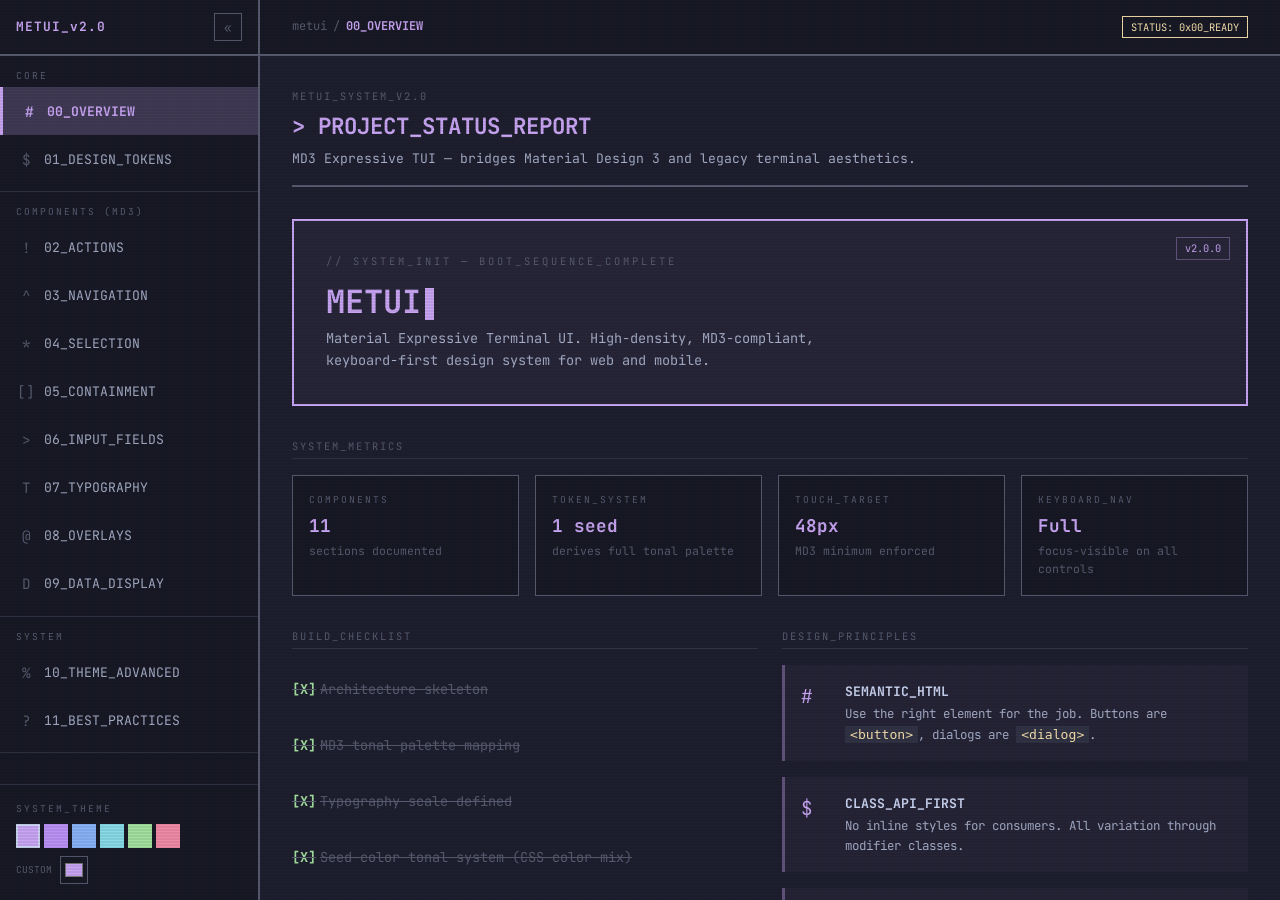
<file: index.html>
<!DOCTYPE html>
<html lang="en">
<head>
<meta charset="UTF-8">
<meta name="viewport" content="width=device-width, initial-scale=1.0">
<title>METUI | MD3 Expressive TUI Library</title>
<link href="https://fonts.googleapis.com/css2?family=JetBrains+Mono:wght@400;700&display=swap" rel="stylesheet">
<style>

/* ============================================================
   METUI SHELL — index.html
   Handles: layout, sidebar, routing, theme engine
   Sections live in /sections/*.html and are loaded into #view-frame
   ============================================================ */

/* --- DESIGN TOKENS --- */
:root {
  --seed:       #cba6f7;
  --tonal-100:  var(--seed);
  --tonal-80:   color-mix(in srgb, var(--seed) 80%, #1e1e2e);
  --tonal-60:   color-mix(in srgb, var(--seed) 60%, #1e1e2e);
  --tonal-40:   color-mix(in srgb, var(--seed) 40%, #1e1e2e);
  --tonal-20:   color-mix(in srgb, var(--seed) 20%, #1e1e2e);
  --tonal-10:   color-mix(in srgb, var(--seed) 10%, #1e1e2e);

  --bg:         #1e1e2e;
  --surface:    #181825;
  --surface-2:  #313244;
  --outline:    #585b70;
  --outline-hi: #7f849c;

  --fg:         #cdd6f4;
  --fg-muted:   #a6adc8;
  --fg-subtle:  #585b70;

  --green:      #a6e3a1;
  --red:        #f38ba8;
  --yellow:     #f9e2af;
  --cyan:       #89dceb;

  --dur-fast:   100ms;
  --dur-std:    200ms;
  --ease-tui:   steps(4);
  --ease-smooth: cubic-bezier(0.4, 0, 0.2, 1);

  --sp-xs: 4px;
  --sp-sm: 8px;
  --sp-md: 16px;
  --sp-lg: 24px;
  --sp-xl: 32px;

  --touch-target: 48px;
  --sidebar-width: 260px;
  --sidebar-collapsed: 56px;
}

/* --- RESET --- */
*, *::before, *::after { box-sizing: border-box; margin: 0; padding: 0; }

body {
  background: var(--bg);
  color: var(--fg);
  font-family: 'JetBrains Mono', monospace;
  font-size: 14px;
  line-height: 1.6;
  height: 100dvh;
  display: flex;
  overflow: hidden;
}

/* Scanline overlay */
body::after {
  content: "";
  position: fixed;
  inset: 0;
  background:
    linear-gradient(rgba(0,0,0,0) 50%, rgba(0,0,0,0.07) 50%),
    linear-gradient(90deg, rgba(255,0,0,0.02), rgba(0,255,0,0.01), rgba(0,0,255,0.02));
  background-size: 100% 3px, 3px 100%;
  pointer-events: none;
  z-index: 9999;
}

/* ============================================================
   SIDEBAR
   ============================================================ */
#sidebar {
  width: var(--sidebar-width);
  min-width: var(--sidebar-width);
  background: var(--surface);
  border-right: 2px solid var(--outline);
  display: flex;
  flex-direction: column;
  overflow: hidden;
  transition: width var(--dur-std) var(--ease-smooth),
              min-width var(--dur-std) var(--ease-smooth);
  z-index: 100;
}

#sidebar.collapsed {
  width: var(--sidebar-collapsed);
  min-width: var(--sidebar-collapsed);
}

/* Logo bar */
.sidebar__logo {
  display: flex;
  align-items: center;
  justify-content: space-between;
  padding: 0 var(--sp-md);
  height: 56px;
  border-bottom: 2px solid var(--outline);
  flex-shrink: 0;
}

.sidebar__logo-text {
  color: var(--seed);
  font-weight: 700;
  font-size: 0.8rem;
  letter-spacing: 1px;
  white-space: nowrap;
  overflow: hidden;
  transition: opacity var(--dur-std);
}

#sidebar.collapsed .sidebar__logo-text { opacity: 0; width: 0; }

.sidebar__toggle {
  background: none;
  border: 1px solid var(--outline);
  color: var(--fg-subtle);
  font-family: 'JetBrains Mono', monospace;
  font-size: 0.8rem;
  cursor: pointer;
  width: 28px;
  height: 28px;
  display: flex;
  align-items: center;
  justify-content: center;
  flex-shrink: 0;
  transition: color var(--dur-std), border-color var(--dur-std);
}
.sidebar__toggle:hover { color: var(--seed); border-color: var(--seed); }
.sidebar__toggle:focus-visible { outline: 2px solid var(--seed); outline-offset: 2px; }

/* Nav scroll area */
.sidebar__nav {
  flex: 1;
  overflow-y: auto;
  overflow-x: hidden;
  scrollbar-width: thin;
  scrollbar-color: var(--outline) transparent;
}

/* Nav group */
.nav-group {
  border-bottom: 1px solid var(--surface-2);
  padding: var(--sp-sm) 0;
}

.nav-group__label {
  padding: var(--sp-xs) var(--sp-md);
  font-size: 0.6rem;
  color: var(--fg-subtle);
  text-transform: uppercase;
  letter-spacing: 2px;
  white-space: nowrap;
  overflow: hidden;
  transition: opacity var(--dur-std);
}
#sidebar.collapsed .nav-group__label { opacity: 0; }

/* Nav item */
.nav-item {
  display: flex;
  align-items: center;
  gap: var(--sp-sm);
  padding: 0 var(--sp-md);
  height: var(--touch-target);
  cursor: pointer;
  color: var(--fg-muted);
  text-decoration: none;
  font-size: 0.82rem;
  white-space: nowrap;
  overflow: hidden;
  transition: background var(--dur-fast) var(--ease-tui),
              color var(--dur-fast) var(--ease-tui);
  border: none;
  background: none;
  font-family: 'JetBrains Mono', monospace;
  width: 100%;
  text-align: left;
}

.nav-item:hover { background: var(--surface-2); color: var(--seed); }
.nav-item:focus-visible { outline: 2px solid var(--seed); outline-offset: -2px; }

.nav-item.active {
  background: var(--tonal-20);
  color: var(--seed);
  font-weight: 700;
  border-left: 3px solid var(--seed);
}

.nav-item__glyph {
  flex-shrink: 0;
  width: 20px;
  text-align: center;
  font-size: 0.9rem;
  color: var(--fg-subtle);
  transition: color var(--dur-fast);
}
.nav-item:hover .nav-item__glyph,
.nav-item.active .nav-item__glyph { color: var(--seed); }

.nav-item__label {
  overflow: hidden;
  text-overflow: ellipsis;
  transition: opacity var(--dur-std);
}
#sidebar.collapsed .nav-item__label { opacity: 0; width: 0; overflow: hidden; }

/* Sidebar footer: theme controls */
.sidebar__footer {
  border-top: 1px solid var(--surface-2);
  padding: var(--sp-md);
  flex-shrink: 0;
}

.sidebar__footer-label {
  font-size: 0.6rem;
  color: var(--fg-subtle);
  text-transform: uppercase;
  letter-spacing: 2px;
  margin-bottom: var(--sp-sm);
  white-space: nowrap;
  overflow: hidden;
  transition: opacity var(--dur-std);
}
#sidebar.collapsed .sidebar__footer-label { opacity: 0; }

.theme-swatches {
  display: flex;
  gap: var(--sp-xs);
  flex-wrap: wrap;
  transition: opacity var(--dur-std);
}
#sidebar.collapsed .theme-swatches { opacity: 0; pointer-events: none; }

.theme-swatch {
  width: 24px;
  height: 24px;
  border: 2px solid transparent;
  cursor: pointer;
  flex-shrink: 0;
  transition: transform var(--dur-fast) var(--ease-tui), border-color var(--dur-std);
}
.theme-swatch:hover { transform: scale(1.2); }
.theme-swatch:focus-visible { outline: 2px solid var(--fg); outline-offset: 2px; }
.theme-swatch.active { border-color: var(--fg); }

.seed-row {
  display: flex;
  align-items: center;
  gap: var(--sp-sm);
  margin-top: var(--sp-sm);
  transition: opacity var(--dur-std);
}
#sidebar.collapsed .seed-row { opacity: 0; pointer-events: none; }

.seed-row label {
  font-size: 0.6rem;
  color: var(--fg-subtle);
  text-transform: uppercase;
  white-space: nowrap;
}

#seedPicker {
  width: 28px;
  height: 28px;
  border: 1px solid var(--outline);
  background: none;
  cursor: pointer;
  padding: 2px;
}

/* ============================================================
   MAIN CONTENT AREA
   ============================================================ */
#shell-main {
  flex: 1;
  display: flex;
  flex-direction: column;
  overflow: hidden;
  min-width: 0;
}

/* Topbar */
#topbar {
  height: 56px;
  border-bottom: 2px solid var(--outline);
  display: flex;
  align-items: center;
  padding: 0 var(--sp-xl);
  gap: var(--sp-md);
  background: var(--surface);
  flex-shrink: 0;
}

#topbar-breadcrumb {
  font-size: 0.75rem;
  color: var(--fg-subtle);
  display: flex;
  align-items: center;
  gap: var(--sp-xs);
}
#topbar-breadcrumb .crumb-active {
  color: var(--seed);
  font-weight: 700;
}
#topbar-breadcrumb .sep { color: var(--outline); margin: 0 2px; }

#topbar-status {
  margin-left: auto;
  font-size: 0.65rem;
  color: var(--yellow);
  border: 1px solid var(--yellow);
  padding: 2px var(--sp-sm);
  white-space: nowrap;
}

/* Section iframe */
#view-frame {
  flex: 1;
  border: none;
  width: 100%;
  background: var(--bg);
  display: block;
}

/* ============================================================
   RESPONSIVE
   ============================================================ */
@media (max-width: 640px) {
  #sidebar {
    position: fixed;
    top: 0; left: 0; bottom: 0;
    transform: translateX(0);
    transition: transform var(--dur-std) var(--ease-smooth);
    z-index: 200;
  }
  #sidebar.mobile-hidden {
    transform: translateX(-100%);
  }
  #mobile-overlay {
    display: none;
    position: fixed;
    inset: 0;
    background: rgba(0,0,0,0.5);
    z-index: 199;
  }
  #sidebar:not(.mobile-hidden) ~ #mobile-overlay { display: block; }
}

@media (min-width: 641px) {
  #mobile-overlay { display: none !important; }
}

</style>
</head>
<body>

<!-- SIDEBAR -->
<aside id="sidebar" role="navigation" aria-label="Main navigation">

  <div class="sidebar__logo">
    <span class="sidebar__logo-text">METUI_v2.0</span>
    <button class="sidebar__toggle" id="sidebarToggle" aria-label="Toggle sidebar" title="Toggle sidebar">«</button>
  </div>

  <nav class="sidebar__nav">

    <div class="nav-group">
      <div class="nav-group__label">Core</div>
      <button class="nav-item active" data-section="00-overview" onclick="route(this)">
        <span class="nav-item__glyph">#</span>
        <span class="nav-item__label">00_OVERVIEW</span>
      </button>
      <button class="nav-item" data-section="01-tokens" onclick="route(this)">
        <span class="nav-item__glyph">$</span>
        <span class="nav-item__label">01_DESIGN_TOKENS</span>
      </button>
    </div>

    <div class="nav-group">
      <div class="nav-group__label">Components (MD3)</div>
      <button class="nav-item" data-section="02-actions" onclick="route(this)">
        <span class="nav-item__glyph">!</span>
        <span class="nav-item__label">02_ACTIONS</span>
      </button>
      <button class="nav-item" data-section="03-navigation" onclick="route(this)">
        <span class="nav-item__glyph">^</span>
        <span class="nav-item__label">03_NAVIGATION</span>
      </button>
      <button class="nav-item" data-section="04-selection" onclick="route(this)">
        <span class="nav-item__glyph">*</span>
        <span class="nav-item__label">04_SELECTION</span>
      </button>
      <button class="nav-item" data-section="05-containment" onclick="route(this)">
        <span class="nav-item__glyph">[]</span>
        <span class="nav-item__label">05_CONTAINMENT</span>
      </button>
      <button class="nav-item" data-section="06-inputs" onclick="route(this)">
        <span class="nav-item__glyph">></span>
        <span class="nav-item__label">06_INPUT_FIELDS</span>
      </button>
      <button class="nav-item" data-section="07-typography" onclick="route(this)">
        <span class="nav-item__glyph">T</span>
        <span class="nav-item__label">07_TYPOGRAPHY</span>
      </button>
      <button class="nav-item" data-section="08-overlays" onclick="route(this)">
        <span class="nav-item__glyph">@</span>
        <span class="nav-item__label">08_OVERLAYS</span>
      </button>
      <button class="nav-item" data-section="09-data" onclick="route(this)">
        <span class="nav-item__glyph">D</span>
        <span class="nav-item__label">09_DATA_DISPLAY</span>
      </button>
    </div>

    <div class="nav-group">
      <div class="nav-group__label">System</div>
      <button class="nav-item" data-section="10-theme" onclick="route(this)">
        <span class="nav-item__glyph">%</span>
        <span class="nav-item__label">10_THEME_ADVANCED</span>
      </button>
      <button class="nav-item" data-section="11-best-practices" onclick="route(this)">
        <span class="nav-item__glyph">?</span>
        <span class="nav-item__label">11_BEST_PRACTICES</span>
      </button>
    </div>

  </nav>

  <div class="sidebar__footer">
    <div class="sidebar__footer-label">System_Theme</div>
    <div class="theme-swatches" role="group" aria-label="Theme presets">
      <button class="theme-swatch active" style="background:#cba6f7" title="Catppuccin Mocha"
              onclick="setSeed('#cba6f7', this)" aria-label="Catppuccin Mocha"></button>
      <button class="theme-swatch" style="background:#bd93f9" title="Dracula"
              onclick="setSeed('#bd93f9', this)" aria-label="Dracula"></button>
      <button class="theme-swatch" style="background:#89b4fa" title="Blue"
              onclick="setSeed('#89b4fa', this)" aria-label="Blue"></button>
      <button class="theme-swatch" style="background:#89dceb" title="Cyan"
              onclick="setSeed('#89dceb', this)" aria-label="Cyan"></button>
      <button class="theme-swatch" style="background:#a6e3a1" title="Green"
              onclick="setSeed('#a6e3a1', this)" aria-label="Green"></button>
      <button class="theme-swatch" style="background:#f38ba8" title="Red"
              onclick="setSeed('#f38ba8', this)" aria-label="Red"></button>
    </div>
    <div class="seed-row">
      <label for="seedPicker">Custom</label>
      <input type="color" id="seedPicker" value="#cba6f7"
             oninput="setSeedFromPicker(this.value)" aria-label="Custom seed color">
    </div>
  </div>

</aside>

<!-- Mobile backdrop -->
<div id="mobile-overlay" onclick="closeMobileSidebar()" aria-hidden="true"></div>

<!-- MAIN -->
<div id="shell-main">

  <header id="topbar" role="banner">
    <div id="topbar-breadcrumb" aria-label="Current location">
      <span>metui</span>
      <span class="sep">/</span>
      <span id="crumb-section" class="crumb-active">00_OVERVIEW</span>
    </div>
    <div id="topbar-status" aria-live="polite">STATUS: 0x00_READY</div>
  </header>

  <iframe
    id="view-frame"
    src="sections/00-overview.html"
    title="Section content"
    aria-label="Section content"
  ></iframe>

</div>

<script>
  // ---- ROUTING ----
  const sectionLabels = {
    '00-overview':      '00_OVERVIEW',
    '01-tokens':        '01_DESIGN_TOKENS',
    '02-actions':       '02_ACTIONS',
    '03-navigation':    '03_NAVIGATION',
    '04-selection':     '04_SELECTION',
    '05-containment':   '05_CONTAINMENT',
    '06-inputs':        '06_INPUT_FIELDS',
    '07-typography':    '07_TYPOGRAPHY',
    '08-overlays':      '08_OVERLAYS',
    '09-data':          '09_DATA_DISPLAY',
    '10-theme':         '10_THEME_ADVANCED',
    '11-best-practices':'11_BEST_PRACTICES',
  };

  function route(btn) {
    const section = btn.dataset.section;
    document.querySelectorAll('.nav-item').forEach(b => b.classList.remove('active'));
    btn.classList.add('active');
    document.getElementById('view-frame').src = `sections/${section}.html`;
    document.getElementById('crumb-section').textContent = sectionLabels[section] || section;
    // close mobile sidebar
    if (window.innerWidth <= 640) closeMobileSidebar();
  }

  // ---- THEME ENGINE ----
  // Broadcast theme to iframe on load and on change
  const frame = document.getElementById('view-frame');

  function broadcastTheme() {
    try {
      const style = getComputedStyle(document.documentElement);
      const vars = [
        '--seed','--tonal-100','--tonal-80','--tonal-60',
        '--tonal-40','--tonal-20','--tonal-10',
        '--bg','--surface','--surface-2','--outline','--outline-hi',
        '--fg','--fg-muted','--fg-subtle',
        '--green','--red','--yellow','--cyan',
        '--dur-fast','--dur-std','--ease-tui','--ease-smooth',
        '--sp-xs','--sp-sm','--sp-md','--sp-lg','--sp-xl',
        '--touch-target'
      ];
      const theme = {};
      vars.forEach(v => { theme[v] = style.getPropertyValue(v).trim(); });
      frame.contentWindow.postMessage({ type: 'METUI_THEME', theme }, '*');
    } catch(e) {}
  }

  frame.addEventListener('load', broadcastTheme);

  function setSeed(color, btn) {
    document.documentElement.style.setProperty('--seed', color);
    document.getElementById('seedPicker').value = color;
    document.querySelectorAll('.theme-swatch').forEach(s => s.classList.remove('active'));
    if (btn) btn.classList.add('active');
    broadcastTheme();
  }

  function setSeedFromPicker(color) {
    document.documentElement.style.setProperty('--seed', color);
    document.querySelectorAll('.theme-swatch').forEach(s => s.classList.remove('active'));
    broadcastTheme();
  }

  // ---- SIDEBAR TOGGLE ----
  const sidebar = document.getElementById('sidebar');
  const toggleBtn = document.getElementById('sidebarToggle');
  let collapsed = false;

  toggleBtn.addEventListener('click', () => {
    collapsed = !collapsed;
    sidebar.classList.toggle('collapsed', collapsed);
    toggleBtn.textContent = collapsed ? '»' : '«';
    toggleBtn.setAttribute('aria-label', collapsed ? 'Expand sidebar' : 'Collapse sidebar');
  });

  // ---- MOBILE SIDEBAR ----
  function closeMobileSidebar() {
    sidebar.classList.add('mobile-hidden');
  }
  // On mobile, sidebar starts hidden — add a hamburger via topbar
  if (window.innerWidth <= 640) {
    sidebar.classList.add('mobile-hidden');
    const ham = document.createElement('button');
    ham.textContent = '≡';
    ham.className = 'sidebar__toggle';
    ham.style.marginRight = 'auto';
    ham.setAttribute('aria-label', 'Open navigation');
    ham.onclick = () => sidebar.classList.remove('mobile-hidden');
    document.getElementById('topbar').prepend(ham);
  }
</script>
</body>
</html>
</file>
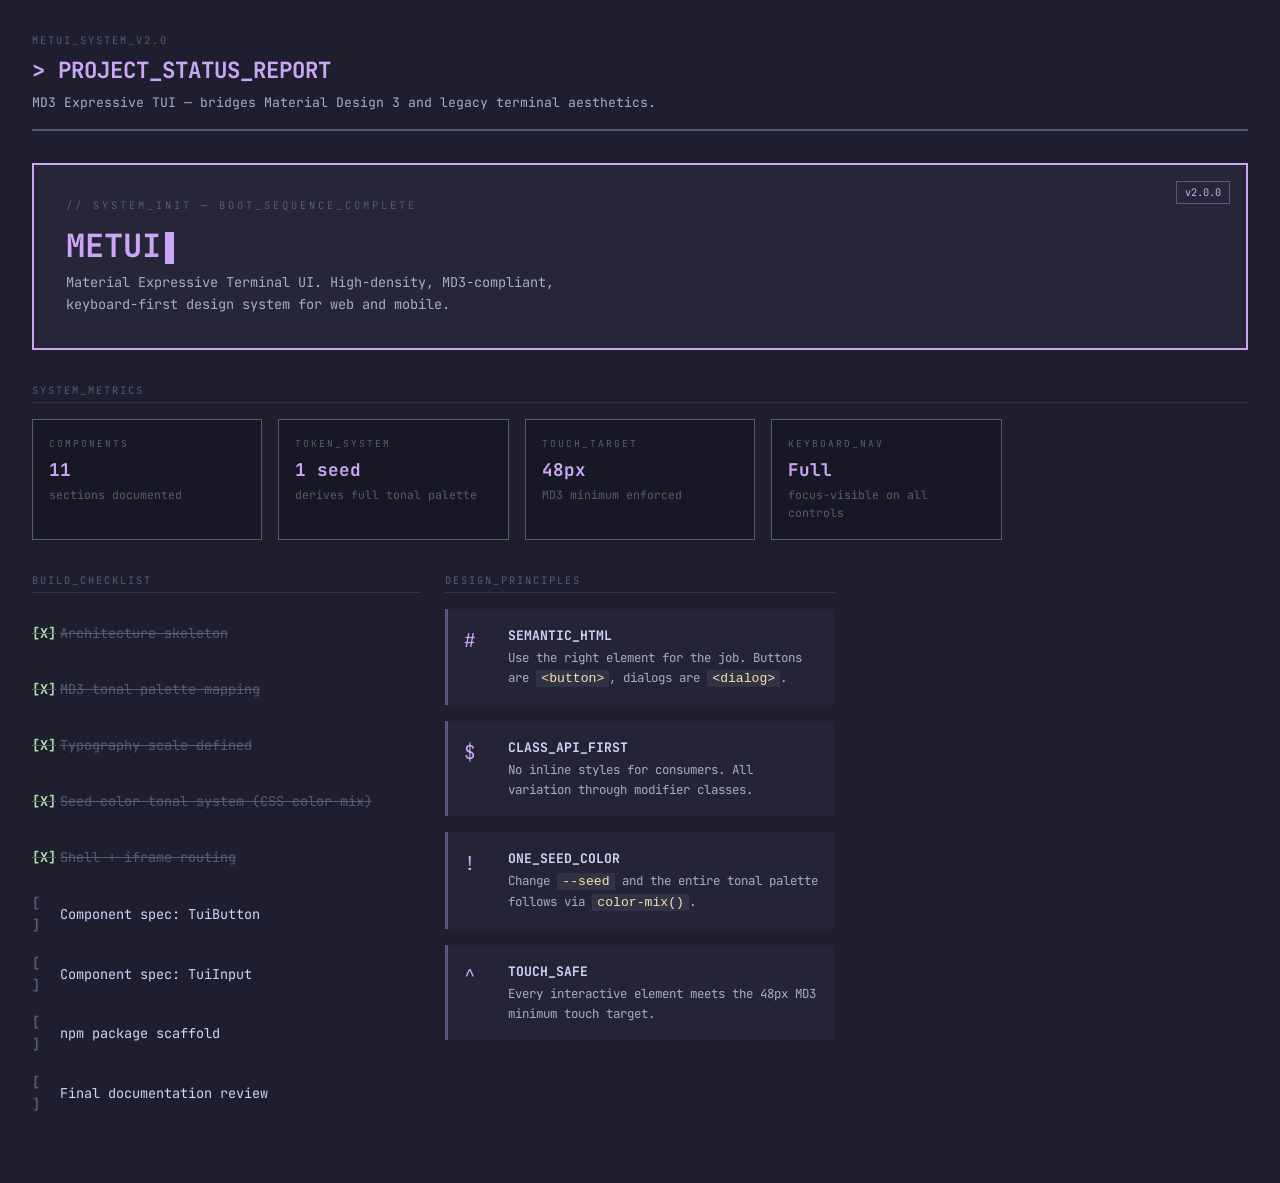
<file: sections/00-overview.html>
<!DOCTYPE html>
<html lang="en">
<head>
<meta charset="UTF-8">
<meta name="viewport" content="width=device-width, initial-scale=1.0">
<title>METUI | 00_OVERVIEW</title>
<link href="https://fonts.googleapis.com/css2?family=JetBrains+Mono:wght@400;700&display=swap" rel="stylesheet">
<link rel="stylesheet" href="metui-base.css">
<style>
.hero {
  border: 2px solid var(--seed);
  padding: var(--sp-xl);
  margin-bottom: var(--sp-xl);
  position: relative;
  background: color-mix(in srgb, var(--seed) 5%, var(--bg));
}
.hero__system-tag {
  font-size: 0.65rem;
  color: var(--fg-subtle);
  text-transform: uppercase;
  letter-spacing: 3px;
  margin-bottom: var(--sp-md);
}
.hero__name {
  font-size: 2rem;
  font-weight: 700;
  color: var(--seed);
  line-height: 1;
  margin-bottom: var(--sp-sm);
}
.hero__tagline {
  font-size: 0.85rem;
  color: var(--fg-muted);
  max-width: 560px;
}
.hero__cursor { margin-left: 4px; }
.hero__version {
  position: absolute;
  top: var(--sp-md);
  right: var(--sp-md);
  font-size: 0.65rem;
  color: var(--seed);
  border: 1px solid var(--tonal-40);
  padding: 2px var(--sp-sm);
}

/* Status grid */
.status-grid {
  display: grid;
  grid-template-columns: repeat(auto-fill, minmax(min(100%, 220px), 1fr));
  gap: var(--sp-md);
  margin-bottom: var(--sp-xl);
}
.status-card {
  border: 1px solid var(--outline);
  padding: var(--sp-md);
  background: var(--surface);
}
.status-card__label {
  font-size: 0.6rem;
  color: var(--fg-subtle);
  text-transform: uppercase;
  letter-spacing: 2px;
  margin-bottom: var(--sp-xs);
}
.status-card__value {
  font-size: 1.1rem;
  font-weight: 700;
  color: var(--seed);
}
.status-card__sub {
  font-size: 0.72rem;
  color: var(--fg-subtle);
  margin-top: 2px;
}

/* Todo list */
.todo-list {
  list-style: none;
  display: flex;
  flex-direction: column;
  gap: var(--sp-sm);
}
.todo-list li {
  display: flex;
  align-items: center;
  gap: var(--sp-sm);
  font-size: 0.85rem;
  cursor: pointer;
  padding: var(--sp-xs) 0;
  transition: color var(--dur-fast) var(--ease-tui);
  min-height: var(--touch-target);
}
.todo-list li:hover { color: var(--seed); }
.todo-list li.done { color: var(--fg-subtle); text-decoration: line-through; }
.todo-list li .check {
  width: 20px;
  flex-shrink: 0;
  color: var(--fg-subtle);
  font-weight: 700;
}
.todo-list li.done .check { color: var(--green); }

/* Principles */
.principle-list {
  display: flex;
  flex-direction: column;
  gap: var(--sp-md);
}
.principle {
  display: flex;
  gap: var(--sp-md);
  align-items: flex-start;
  padding: var(--sp-md);
  border-left: 3px solid var(--tonal-40);
  background: color-mix(in srgb, var(--seed) 4%, var(--bg));
}
.principle__glyph {
  font-size: 1.2rem;
  color: var(--seed);
  flex-shrink: 0;
  width: 28px;
}
.principle__title {
  font-size: 0.82rem;
  font-weight: 700;
  color: var(--fg);
  margin-bottom: 2px;
}
.principle__body {
  font-size: 0.78rem;
  color: var(--fg-muted);
}
</style>
</head>
<body>

<header class="section-header">
  <div class="section-header__eyebrow">METUI_SYSTEM_v2.0</div>
  <h1 class="section-header__title">> PROJECT_STATUS_REPORT</h1>
  <p class="section-header__desc">MD3 Expressive TUI — bridges Material Design 3 and legacy terminal aesthetics.</p>
</header>

<!-- HERO -->
<div class="hero" role="banner">
  <div class="hero__system-tag">// SYSTEM_INIT — BOOT_SEQUENCE_COMPLETE</div>
  <div class="hero__name">METUI<span class="cursor hero__cursor"></span></div>
  <p class="hero__tagline">Material Expressive Terminal UI. High-density, MD3-compliant, keyboard-first design system for web and mobile.</p>
  <div class="hero__version">v2.0.0</div>
</div>

<!-- STATUS CARDS -->
<section class="subsection" aria-labelledby="status-label">
  <div id="status-label" class="subsection__label">System_Metrics</div>
  <div class="status-grid">
    <div class="status-card">
      <div class="status-card__label">Components</div>
      <div class="status-card__value">11</div>
      <div class="status-card__sub">sections documented</div>
    </div>
    <div class="status-card">
      <div class="status-card__label">Token_System</div>
      <div class="status-card__value">1 seed</div>
      <div class="status-card__sub">derives full tonal palette</div>
    </div>
    <div class="status-card">
      <div class="status-card__label">Touch_Target</div>
      <div class="status-card__value">48px</div>
      <div class="status-card__sub">MD3 minimum enforced</div>
    </div>
    <div class="status-card">
      <div class="status-card__label">Keyboard_Nav</div>
      <div class="status-card__value">Full</div>
      <div class="status-card__sub">focus-visible on all controls</div>
    </div>
  </div>
</section>

<!-- TASK LIST -->
<div class="grid grid--2col">

  <section class="subsection" aria-labelledby="tasks-label">
    <div id="tasks-label" class="subsection__label">Build_Checklist</div>
    <ul class="todo-list" id="todo">
      <li class="done" onclick="this.classList.toggle('done')">
        <span class="check">[X]</span> Architecture skeleton
      </li>
      <li class="done" onclick="this.classList.toggle('done')">
        <span class="check">[X]</span> MD3 tonal palette mapping
      </li>
      <li class="done" onclick="this.classList.toggle('done')">
        <span class="check">[X]</span> Typography scale defined
      </li>
      <li class="done" onclick="this.classList.toggle('done')">
        <span class="check">[X]</span> Seed-color tonal system (CSS color-mix)
      </li>
      <li class="done" onclick="this.classList.toggle('done')">
        <span class="check">[X]</span> Shell + iframe routing
      </li>
      <li onclick="this.classList.toggle('done')">
        <span class="check">[ ]</span> Component spec: TuiButton
      </li>
      <li onclick="this.classList.toggle('done')">
        <span class="check">[ ]</span> Component spec: TuiInput
      </li>
      <li onclick="this.classList.toggle('done')">
        <span class="check">[ ]</span> npm package scaffold
      </li>
      <li onclick="this.classList.toggle('done')">
        <span class="check">[ ]</span> Final documentation review
      </li>
    </ul>
  </section>

  <section class="subsection" aria-labelledby="principles-label">
    <div id="principles-label" class="subsection__label">Design_Principles</div>
    <div class="principle-list">
      <div class="principle">
        <div class="principle__glyph">#</div>
        <div>
          <div class="principle__title">SEMANTIC_HTML</div>
          <div class="principle__body">Use the right element for the job. Buttons are <code>&lt;button&gt;</code>, dialogs are <code>&lt;dialog&gt;</code>.</div>
        </div>
      </div>
      <div class="principle">
        <div class="principle__glyph">$</div>
        <div>
          <div class="principle__title">CLASS_API_FIRST</div>
          <div class="principle__body">No inline styles for consumers. All variation through modifier classes.</div>
        </div>
      </div>
      <div class="principle">
        <div class="principle__glyph">!</div>
        <div>
          <div class="principle__title">ONE_SEED_COLOR</div>
          <div class="principle__body">Change <code>--seed</code> and the entire tonal palette follows via <code>color-mix()</code>.</div>
        </div>
      </div>
      <div class="principle">
        <div class="principle__glyph">^</div>
        <div>
          <div class="principle__title">TOUCH_SAFE</div>
          <div class="principle__body">Every interactive element meets the 48px MD3 minimum touch target.</div>
        </div>
      </div>
    </div>
  </section>

</div>

<script>
window.addEventListener('message', e => {
  if (e.data?.type !== 'METUI_THEME') return;
  const root = document.documentElement;
  Object.entries(e.data.theme).forEach(([k,v]) => root.style.setProperty(k, v));
});
</script>
</body>
</html>
</file>
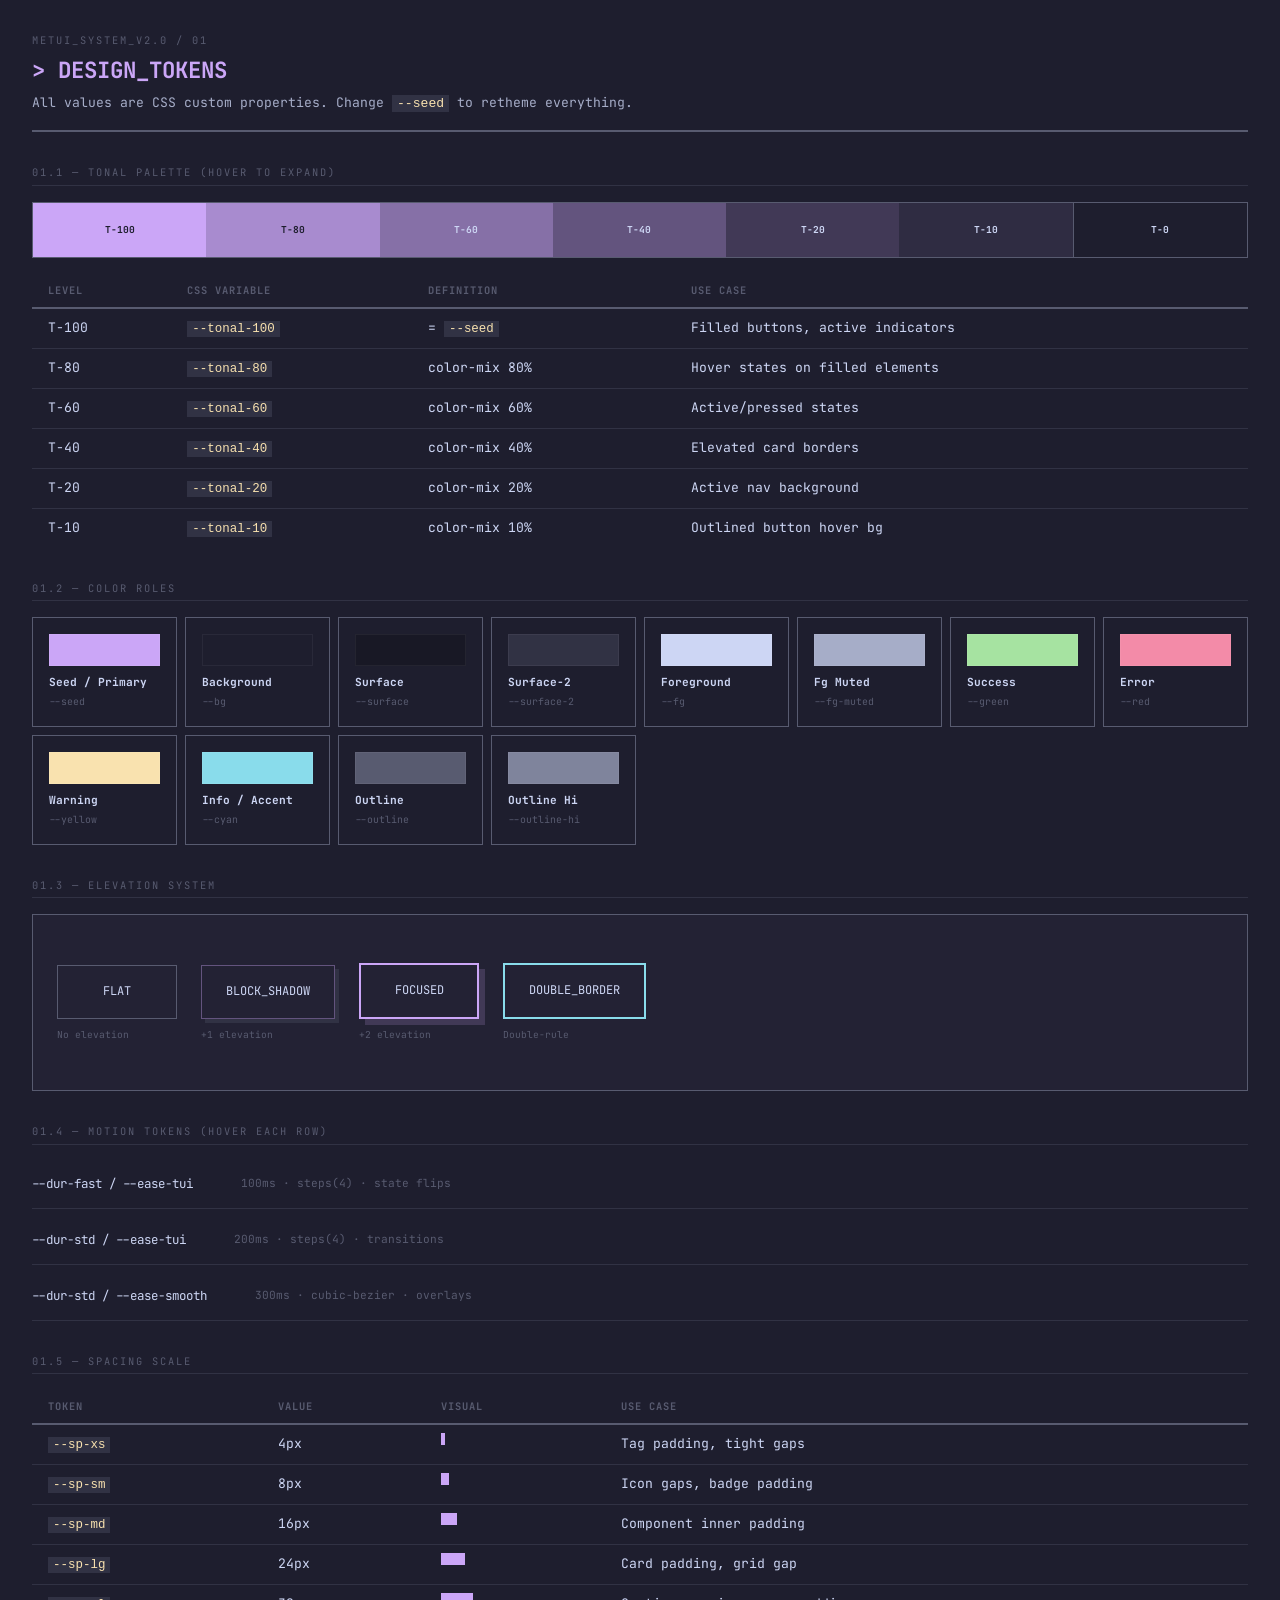
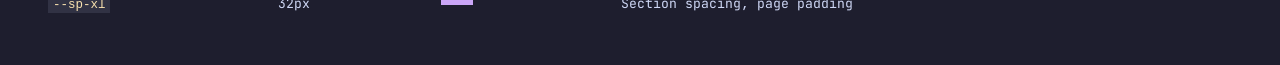
<file: sections/01-tokens.html>
<!DOCTYPE html>
<html lang="en">
<head>
<meta charset="UTF-8">
<meta name="viewport" content="width=device-width, initial-scale=1.0">
<title>METUI | 01_DESIGN_TOKENS</title>
<link href="https://fonts.googleapis.com/css2?family=JetBrains+Mono:wght@400;700&display=swap" rel="stylesheet">
<link rel="stylesheet" href="metui-base.css">
<style>

/* Tonal strip */
.tonal-strip {
  display: flex;
  height: 56px;
  border: 1px solid var(--outline);
  overflow: hidden;
  margin-bottom: var(--sp-md);
}
.tonal-strip__swatch {
  flex: 1;
  display: flex;
  align-items: center;
  justify-content: center;
  font-size: 0.6rem;
  font-weight: 700;
  transition: flex var(--dur-std) var(--ease-smooth);
}
.tonal-strip__swatch:hover { flex: 2; }

/* Color role grid */
.color-grid {
  display: grid;
  grid-template-columns: repeat(auto-fill, minmax(140px, 1fr));
  gap: var(--sp-sm);
  margin-bottom: var(--sp-lg);
}
.color-chip {
  padding: var(--sp-md);
  border: 1px solid var(--outline);
}
.color-chip__swatch {
  width: 100%;
  height: 32px;
  margin-bottom: var(--sp-sm);
  border: 1px solid rgba(255,255,255,0.05);
}
.color-chip__name {
  font-size: 0.7rem;
  font-weight: 700;
  color: var(--fg);
  margin-bottom: 2px;
}
.color-chip__var {
  font-size: 0.62rem;
  color: var(--fg-subtle);
}

/* Elevation demos */
.elevation-row {
  display: flex;
  gap: var(--sp-lg);
  flex-wrap: wrap;
  align-items: flex-end;
  padding: var(--sp-lg) 0;
}
.elevation-demo {
  padding: var(--sp-md) var(--sp-lg);
  font-size: 0.75rem;
  text-align: center;
  min-width: 120px;
}
.elevation-demo__label {
  font-size: 0.6rem;
  color: var(--fg-subtle);
  margin-top: var(--sp-sm);
}

/* Motion tokens demo */
.motion-row {
  display: flex;
  flex-direction: column;
  gap: var(--sp-sm);
}
.motion-demo {
  display: flex;
  align-items: center;
  gap: var(--sp-lg);
  padding: var(--sp-sm) 0;
  border-bottom: 1px solid var(--surface-2);
  min-height: var(--touch-target);
}
.motion-demo__bar {
  width: 0;
  height: 4px;
  background: var(--seed);
}
.motion-demo:hover .motion-demo__bar { width: 120px; }
.motion-demo--fast:hover .motion-demo__bar    { transition: width var(--dur-fast) var(--ease-tui); }
.motion-demo--std:hover .motion-demo__bar     { transition: width var(--dur-std) var(--ease-tui); }
.motion-demo--smooth:hover .motion-demo__bar  { transition: width 300ms var(--ease-smooth); }
.motion-demo__name { font-size: 0.78rem; color: var(--fg); min-width: 140px; }
.motion-demo__spec { font-size: 0.7rem; color: var(--fg-subtle); }
</style>
</head>
<body>

<header class="section-header">
  <div class="section-header__eyebrow">METUI_SYSTEM_v2.0 / 01</div>
  <h1 class="section-header__title">> DESIGN_TOKENS</h1>
  <p class="section-header__desc">All values are CSS custom properties. Change <code>--seed</code> to retheme everything.</p>
</header>

<!-- TONAL PALETTE -->
<section class="subsection" aria-labelledby="tonal-label">
  <div id="tonal-label" class="subsection__label">01.1 — Tonal Palette (hover to expand)</div>
  <div class="tonal-strip" aria-label="Tonal palette visualization">
    <div class="tonal-strip__swatch" style="background:var(--tonal-100);color:var(--bg)">T-100</div>
    <div class="tonal-strip__swatch" style="background:var(--tonal-80); color:var(--bg)">T-80</div>
    <div class="tonal-strip__swatch" style="background:var(--tonal-60)">T-60</div>
    <div class="tonal-strip__swatch" style="background:var(--tonal-40)">T-40</div>
    <div class="tonal-strip__swatch" style="background:var(--tonal-20)">T-20</div>
    <div class="tonal-strip__swatch" style="background:var(--tonal-10)">T-10</div>
    <div class="tonal-strip__swatch" style="background:var(--bg);border-left:1px solid var(--outline)">T-0</div>
  </div>

  <table class="spec-table">
    <thead>
      <tr><th>Level</th><th>CSS Variable</th><th>Definition</th><th>Use Case</th></tr>
    </thead>
    <tbody>
      <tr><td>T-100</td><td><code>--tonal-100</code></td><td>= <code>--seed</code></td><td>Filled buttons, active indicators</td></tr>
      <tr><td>T-80</td><td><code>--tonal-80</code></td><td>color-mix 80%</td><td>Hover states on filled elements</td></tr>
      <tr><td>T-60</td><td><code>--tonal-60</code></td><td>color-mix 60%</td><td>Active/pressed states</td></tr>
      <tr><td>T-40</td><td><code>--tonal-40</code></td><td>color-mix 40%</td><td>Elevated card borders</td></tr>
      <tr><td>T-20</td><td><code>--tonal-20</code></td><td>color-mix 20%</td><td>Active nav background</td></tr>
      <tr><td>T-10</td><td><code>--tonal-10</code></td><td>color-mix 10%</td><td>Outlined button hover bg</td></tr>
    </tbody>
  </table>
</section>

<!-- COLOR ROLES -->
<section class="subsection" aria-labelledby="colors-label">
  <div id="colors-label" class="subsection__label">01.2 — Color Roles</div>
  <div class="color-grid">
    <div class="color-chip">
      <div class="color-chip__swatch" style="background:var(--seed)"></div>
      <div class="color-chip__name">Seed / Primary</div>
      <div class="color-chip__var">--seed</div>
    </div>
    <div class="color-chip">
      <div class="color-chip__swatch" style="background:var(--bg)"></div>
      <div class="color-chip__name">Background</div>
      <div class="color-chip__var">--bg</div>
    </div>
    <div class="color-chip">
      <div class="color-chip__swatch" style="background:var(--surface)"></div>
      <div class="color-chip__name">Surface</div>
      <div class="color-chip__var">--surface</div>
    </div>
    <div class="color-chip">
      <div class="color-chip__swatch" style="background:var(--surface-2)"></div>
      <div class="color-chip__name">Surface-2</div>
      <div class="color-chip__var">--surface-2</div>
    </div>
    <div class="color-chip">
      <div class="color-chip__swatch" style="background:var(--fg)"></div>
      <div class="color-chip__name">Foreground</div>
      <div class="color-chip__var">--fg</div>
    </div>
    <div class="color-chip">
      <div class="color-chip__swatch" style="background:var(--fg-muted)"></div>
      <div class="color-chip__name">Fg Muted</div>
      <div class="color-chip__var">--fg-muted</div>
    </div>
    <div class="color-chip">
      <div class="color-chip__swatch" style="background:var(--green)"></div>
      <div class="color-chip__name">Success</div>
      <div class="color-chip__var">--green</div>
    </div>
    <div class="color-chip">
      <div class="color-chip__swatch" style="background:var(--red)"></div>
      <div class="color-chip__name">Error</div>
      <div class="color-chip__var">--red</div>
    </div>
    <div class="color-chip">
      <div class="color-chip__swatch" style="background:var(--yellow)"></div>
      <div class="color-chip__name">Warning</div>
      <div class="color-chip__var">--yellow</div>
    </div>
    <div class="color-chip">
      <div class="color-chip__swatch" style="background:var(--cyan)"></div>
      <div class="color-chip__name">Info / Accent</div>
      <div class="color-chip__var">--cyan</div>
    </div>
    <div class="color-chip">
      <div class="color-chip__swatch" style="background:var(--outline)"></div>
      <div class="color-chip__name">Outline</div>
      <div class="color-chip__var">--outline</div>
    </div>
    <div class="color-chip">
      <div class="color-chip__swatch" style="background:var(--outline-hi)"></div>
      <div class="color-chip__name">Outline Hi</div>
      <div class="color-chip__var">--outline-hi</div>
    </div>
  </div>
</section>

<!-- ELEVATION -->
<section class="subsection" aria-labelledby="elev-label">
  <div id="elev-label" class="subsection__label">01.3 — Elevation System</div>
  <div class="demo-box">
    <div class="elevation-row">
      <div>
        <div class="elevation-demo" style="border:1px solid var(--outline)">FLAT</div>
        <div class="elevation-demo__label">No elevation</div>
      </div>
      <div>
        <div class="elevation-demo" style="border:1px solid var(--tonal-40);box-shadow:4px 4px 0 var(--surface-2)">BLOCK_SHADOW</div>
        <div class="elevation-demo__label">+1 elevation</div>
      </div>
      <div>
        <div class="elevation-demo" style="border:2px solid var(--seed);box-shadow:6px 6px 0 var(--tonal-20)">FOCUSED</div>
        <div class="elevation-demo__label">+2 elevation</div>
      </div>
      <div>
        <div class="elevation-demo" style="border:2px double var(--cyan)">DOUBLE_BORDER</div>
        <div class="elevation-demo__label">Double-rule</div>
      </div>
    </div>
  </div>
</section>

<!-- MOTION TOKENS -->
<section class="subsection" aria-labelledby="motion-label">
  <div id="motion-label" class="subsection__label">01.4 — Motion Tokens (hover each row)</div>
  <div class="motion-row">
    <div class="motion-demo motion-demo--fast">
      <span class="motion-demo__name">--dur-fast / --ease-tui</span>
      <div class="motion-demo__bar"></div>
      <span class="motion-demo__spec">100ms · steps(4) · state flips</span>
    </div>
    <div class="motion-demo motion-demo--std">
      <span class="motion-demo__name">--dur-std / --ease-tui</span>
      <div class="motion-demo__bar"></div>
      <span class="motion-demo__spec">200ms · steps(4) · transitions</span>
    </div>
    <div class="motion-demo motion-demo--smooth">
      <span class="motion-demo__name">--dur-std / --ease-smooth</span>
      <div class="motion-demo__bar"></div>
      <span class="motion-demo__spec">300ms · cubic-bezier · overlays</span>
    </div>
  </div>
</section>

<!-- SPACING -->
<section class="subsection" aria-labelledby="spacing-label">
  <div id="spacing-label" class="subsection__label">01.5 — Spacing Scale</div>
  <table class="spec-table">
    <thead>
      <tr><th>Token</th><th>Value</th><th>Visual</th><th>Use Case</th></tr>
    </thead>
    <tbody>
      <tr>
        <td><code>--sp-xs</code></td><td>4px</td>
        <td><div style="width:4px;height:12px;background:var(--seed)"></div></td>
        <td>Tag padding, tight gaps</td>
      </tr>
      <tr>
        <td><code>--sp-sm</code></td><td>8px</td>
        <td><div style="width:8px;height:12px;background:var(--seed)"></div></td>
        <td>Icon gaps, badge padding</td>
      </tr>
      <tr>
        <td><code>--sp-md</code></td><td>16px</td>
        <td><div style="width:16px;height:12px;background:var(--seed)"></div></td>
        <td>Component inner padding</td>
      </tr>
      <tr>
        <td><code>--sp-lg</code></td><td>24px</td>
        <td><div style="width:24px;height:12px;background:var(--seed)"></div></td>
        <td>Card padding, grid gap</td>
      </tr>
      <tr>
        <td><code>--sp-xl</code></td><td>32px</td>
        <td><div style="width:32px;height:12px;background:var(--seed)"></div></td>
        <td>Section spacing, page padding</td>
      </tr>
    </tbody>
  </table>
</section>

<script>
window.addEventListener('message', e => {
  if (e.data?.type !== 'METUI_THEME') return;
  const root = document.documentElement;
  Object.entries(e.data.theme).forEach(([k,v]) => root.style.setProperty(k, v));
});
</script>
</body>
</html>
</file>
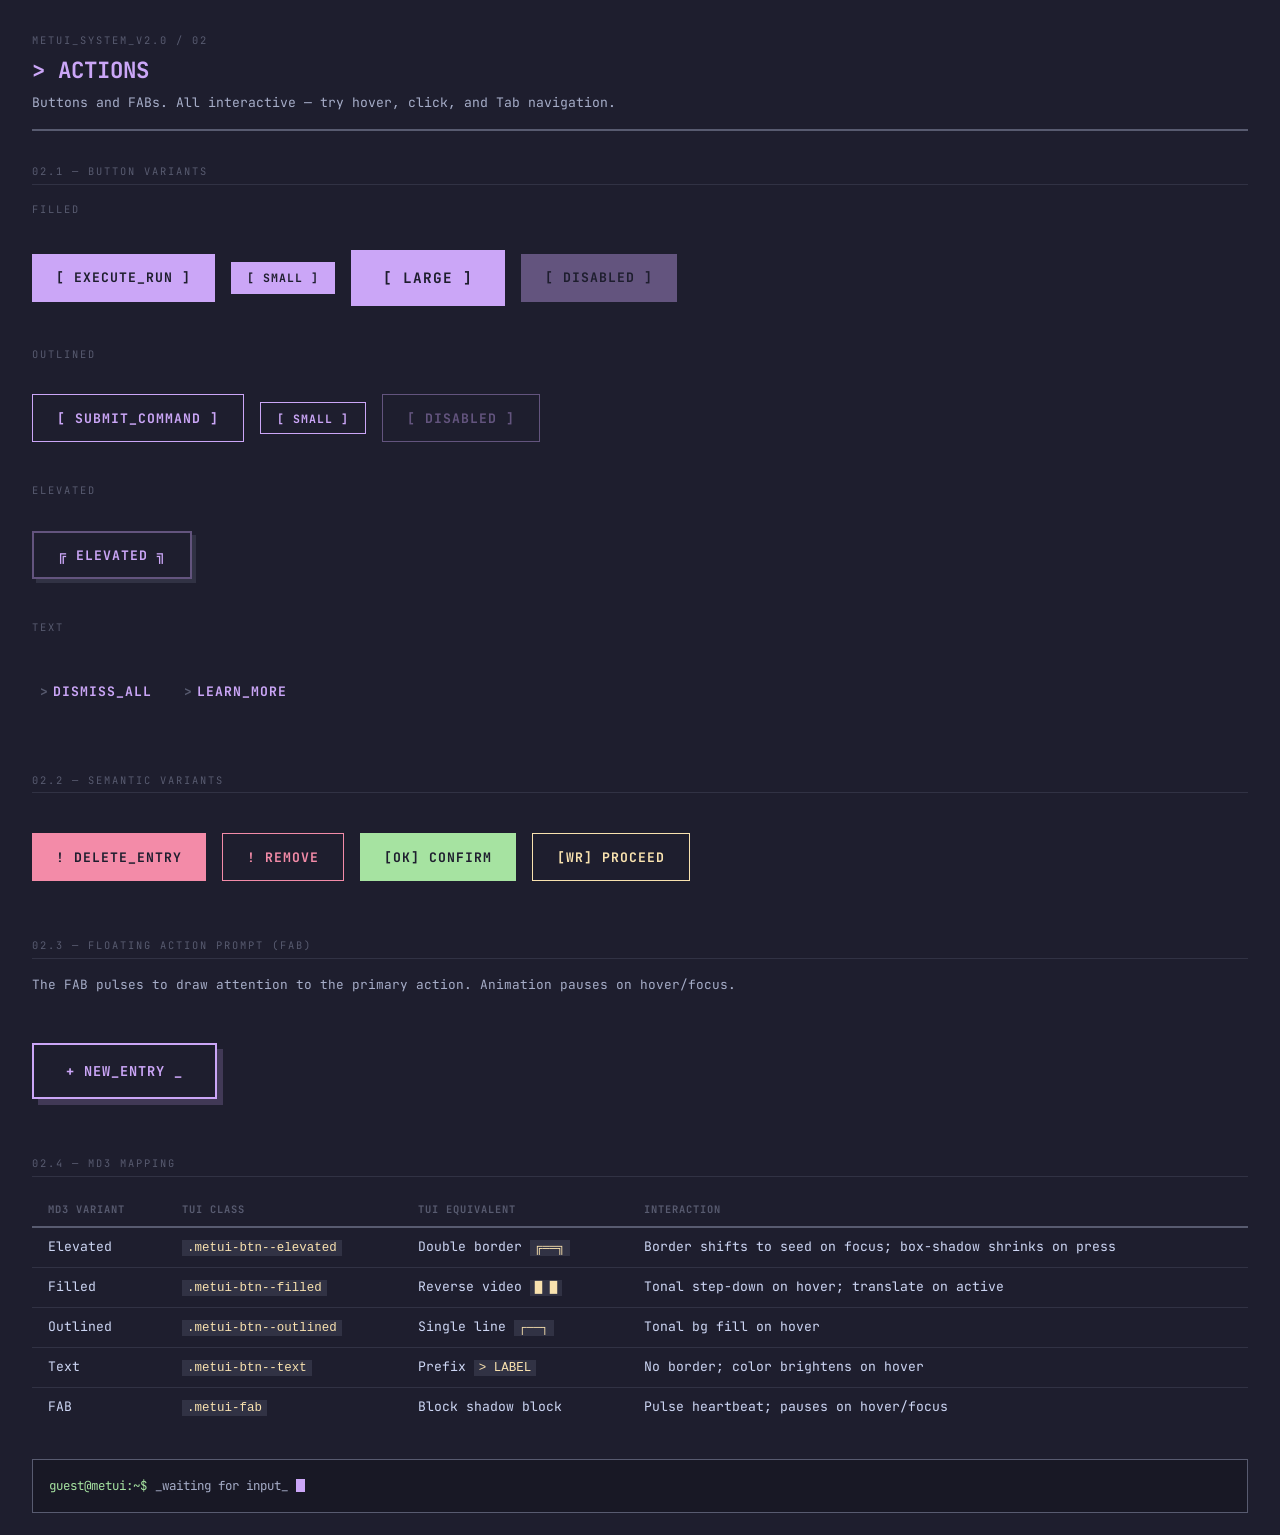
<file: sections/02-actions.html>
<!DOCTYPE html>
<html lang="en">
<head>
<meta charset="UTF-8">
<meta name="viewport" content="width=device-width, initial-scale=1.0">
<title>METUI | 02_ACTIONS</title>
<link href="https://fonts.googleapis.com/css2?family=JetBrains+Mono:wght@400;700&display=swap" rel="stylesheet">
<link rel="stylesheet" href="metui-base.css">
<style>

/* ============================================================
   METUI BUTTON COMPONENT
   .metui-btn
   Variants:  --filled  --outlined  --elevated  --text
   Modifiers: --danger  --success   --warning   --sm  --lg
   States:    :hover :active :focus-visible :disabled
   ============================================================ */

.metui-btn {
  display: inline-flex;
  align-items: center;
  justify-content: center;
  gap: var(--sp-xs);
  min-height: var(--touch-target);
  padding: 0 var(--sp-lg);
  font-family: 'JetBrains Mono', monospace;
  font-size: 0.82rem;
  font-weight: 700;
  text-transform: uppercase;
  letter-spacing: 1px;
  cursor: pointer;
  border: none;
  background: transparent;
  color: var(--fg);
  transition:
    background  var(--dur-fast) var(--ease-tui),
    color       var(--dur-fast) var(--ease-tui),
    box-shadow  var(--dur-fast) var(--ease-tui),
    transform   var(--dur-fast) var(--ease-tui),
    border-color var(--dur-fast) var(--ease-tui);
  white-space: nowrap;
  user-select: none;
  -webkit-user-select: none;
  text-decoration: none;
}
.metui-btn:focus-visible {
  outline: 2px solid var(--seed);
  outline-offset: 2px;
}
.metui-btn:disabled {
  opacity: 0.4;
  cursor: not-allowed;
  pointer-events: none;
}

/* --- Filled --- */
.metui-btn--filled {
  background: var(--seed);
  color: var(--bg);
}
.metui-btn--filled:hover  { background: var(--tonal-80); }
.metui-btn--filled:active { background: var(--tonal-60); transform: translate(2px, 2px); }

/* --- Outlined --- */
.metui-btn--outlined {
  border: 1px solid var(--seed);
  color: var(--seed);
}
.metui-btn--outlined:hover  { background: var(--tonal-10); border-color: var(--tonal-80); }
.metui-btn--outlined:active { background: var(--tonal-20); transform: translate(2px, 2px); }

/* --- Elevated (box-shadow depth) --- */
.metui-btn--elevated {
  border: 2px solid var(--tonal-40);
  color: var(--seed);
  box-shadow: 4px 4px 0 var(--surface-2);
}
.metui-btn--elevated:hover  { border-color: var(--seed); box-shadow: 6px 6px 0 var(--tonal-20); }
.metui-btn--elevated:active { box-shadow: 1px 1px 0 var(--surface-2); transform: translate(3px, 3px); }

/* --- Text --- */
.metui-btn--text {
  color: var(--seed);
  padding: 0 var(--sp-sm);
}
.metui-btn--text::before { content: "> "; color: var(--fg-subtle); }
.metui-btn--text:hover { color: var(--fg); }
.metui-btn--text:active { color: var(--tonal-60); }

/* --- Semantic modifiers --- */
.metui-btn--danger.metui-btn--filled   { background: var(--red);    color: var(--bg); }
.metui-btn--danger.metui-btn--outlined { border-color: var(--red);  color: var(--red); }
.metui-btn--danger.metui-btn--filled:hover { background: color-mix(in srgb, var(--red) 80%, var(--bg)); }

.metui-btn--success.metui-btn--filled   { background: var(--green);  color: var(--bg); }
.metui-btn--success.metui-btn--outlined { border-color: var(--green); color: var(--green); }

.metui-btn--warning.metui-btn--outlined { border-color: var(--yellow); color: var(--yellow); }

/* --- Size modifiers --- */
.metui-btn--sm { min-height: 32px; padding: 0 var(--sp-md); font-size: 0.72rem; }
.metui-btn--lg { min-height: 56px; padding: 0 var(--sp-xl); font-size: 0.9rem; }

/* ============================================================
   FAB (Floating Action Button)
   .metui-fab
   ============================================================ */
@keyframes pulse { 0%,100% { opacity:1; } 50% { opacity:0.6; } }

.metui-fab {
  display: inline-flex;
  align-items: center;
  gap: var(--sp-sm);
  min-height: 56px;
  padding: 0 var(--sp-xl);
  font-family: 'JetBrains Mono', monospace;
  font-size: 0.85rem;
  font-weight: 700;
  text-transform: uppercase;
  letter-spacing: 1px;
  cursor: pointer;
  border: 2px solid var(--seed);
  background: var(--bg);
  color: var(--seed);
  box-shadow: 6px 6px 0 var(--tonal-20);
  transition:
    box-shadow var(--dur-std) var(--ease-tui),
    transform  var(--dur-fast) var(--ease-tui);
  animation: pulse 2.5s infinite ease-in-out;
}
.metui-fab:hover { box-shadow: 8px 8px 0 var(--tonal-40); animation-play-state: paused; }
.metui-fab:active { transform: translate(4px, 4px); box-shadow: 2px 2px 0 var(--tonal-20); }
.metui-fab:focus-visible { outline: 2px solid var(--seed); outline-offset: 3px; animation-play-state: paused; }

/* Demo row helpers */
.btn-row {
  display: flex;
  flex-wrap: wrap;
  gap: var(--sp-md);
  align-items: center;
  padding: var(--sp-lg) 0;
}
.btn-group-label {
  font-size: 0.65rem;
  color: var(--fg-subtle);
  text-transform: uppercase;
  letter-spacing: 2px;
  margin-bottom: var(--sp-sm);
  margin-top: var(--sp-md);
}

/* State indicator */
#action-log {
  border: 1px solid var(--outline);
  background: var(--surface);
  padding: var(--sp-md);
  font-size: 0.78rem;
  color: var(--fg-muted);
  min-height: 48px;
  display: flex;
  align-items: center;
  gap: var(--sp-sm);
  margin-top: var(--sp-lg);
}
#action-log .prompt { color: var(--green); }
</style>
</head>
<body>

<header class="section-header">
  <div class="section-header__eyebrow">METUI_SYSTEM_v2.0 / 02</div>
  <h1 class="section-header__title">> ACTIONS</h1>
  <p class="section-header__desc">Buttons and FABs. All interactive — try hover, click, and Tab navigation.</p>
</header>

<!-- BUTTON VARIANTS -->
<section class="subsection" aria-labelledby="variants-label">
  <div id="variants-label" class="subsection__label">02.1 — Button Variants</div>

  <div class="btn-group-label">Filled</div>
  <div class="btn-row">
    <button class="metui-btn metui-btn--filled" onclick="log('FILLED clicked')">[ EXECUTE_RUN ]</button>
    <button class="metui-btn metui-btn--filled metui-btn--sm" onclick="log('FILLED_SM clicked')">[ SMALL ]</button>
    <button class="metui-btn metui-btn--filled metui-btn--lg" onclick="log('FILLED_LG clicked')">[ LARGE ]</button>
    <button class="metui-btn metui-btn--filled" disabled>[ DISABLED ]</button>
  </div>

  <div class="btn-group-label">Outlined</div>
  <div class="btn-row">
    <button class="metui-btn metui-btn--outlined" onclick="log('OUTLINED clicked')">[ SUBMIT_COMMAND ]</button>
    <button class="metui-btn metui-btn--outlined metui-btn--sm" onclick="log('OUTLINED_SM clicked')">[ SMALL ]</button>
    <button class="metui-btn metui-btn--outlined" disabled>[ DISABLED ]</button>
  </div>

  <div class="btn-group-label">Elevated</div>
  <div class="btn-row">
    <button class="metui-btn metui-btn--elevated" onclick="log('ELEVATED clicked')">╔ ELEVATED ╗</button>
  </div>

  <div class="btn-group-label">Text</div>
  <div class="btn-row">
    <button class="metui-btn metui-btn--text" onclick="log('TEXT clicked')">DISMISS_ALL</button>
    <button class="metui-btn metui-btn--text" onclick="log('TEXT clicked')">LEARN_MORE</button>
  </div>
</section>

<!-- SEMANTIC VARIANTS -->
<section class="subsection" aria-labelledby="semantic-label">
  <div id="semantic-label" class="subsection__label">02.2 — Semantic Variants</div>
  <div class="btn-row">
    <button class="metui-btn metui-btn--filled metui-btn--danger" onclick="log('DANGER clicked')">! DELETE_ENTRY</button>
    <button class="metui-btn metui-btn--outlined metui-btn--danger" onclick="log('DANGER outlined clicked')">! REMOVE</button>
    <button class="metui-btn metui-btn--filled metui-btn--success" onclick="log('SUCCESS clicked')">[OK] CONFIRM</button>
    <button class="metui-btn metui-btn--outlined metui-btn--warning" onclick="log('WARNING clicked')">[WR] PROCEED</button>
  </div>
</section>

<!-- FAB -->
<section class="subsection" aria-labelledby="fab-label">
  <div id="fab-label" class="subsection__label">02.3 — Floating Action Prompt (FAB)</div>
  <p style="font-size:0.8rem;color:var(--fg-muted);margin-bottom:var(--sp-lg)">
    The FAB pulses to draw attention to the primary action. Animation pauses on hover/focus.
  </p>
  <div class="btn-row">
    <button class="metui-fab" onclick="log('FAB: NEW_ENTRY triggered')">+ NEW_ENTRY _</button>
  </div>
</section>

<!-- SPEC TABLE -->
<section class="subsection" aria-labelledby="spec-label">
  <div id="spec-label" class="subsection__label">02.4 — MD3 Mapping</div>
  <table class="spec-table">
    <thead>
      <tr><th>MD3 Variant</th><th>TUI Class</th><th>TUI Equivalent</th><th>Interaction</th></tr>
    </thead>
    <tbody>
      <tr>
        <td>Elevated</td>
        <td><code>.metui-btn--elevated</code></td>
        <td>Double border <code>╔══╗</code></td>
        <td>Border shifts to seed on focus; box-shadow shrinks on press</td>
      </tr>
      <tr>
        <td>Filled</td>
        <td><code>.metui-btn--filled</code></td>
        <td>Reverse video <code>█ █</code></td>
        <td>Tonal step-down on hover; translate on active</td>
      </tr>
      <tr>
        <td>Outlined</td>
        <td><code>.metui-btn--outlined</code></td>
        <td>Single line <code>┌──┐</code></td>
        <td>Tonal bg fill on hover</td>
      </tr>
      <tr>
        <td>Text</td>
        <td><code>.metui-btn--text</code></td>
        <td>Prefix <code>> LABEL</code></td>
        <td>No border; color brightens on hover</td>
      </tr>
      <tr>
        <td>FAB</td>
        <td><code>.metui-fab</code></td>
        <td>Block shadow block</td>
        <td>Pulse heartbeat; pauses on hover/focus</td>
      </tr>
    </tbody>
  </table>
</section>

<!-- ACTION LOG -->
<div id="action-log" role="status" aria-live="polite" aria-label="Action log">
  <span class="prompt">guest@metui:~$</span>
  <span id="log-text">_waiting for input_</span>
  <span class="cursor"></span>
</div>

<script>
function log(msg) {
  document.getElementById('log-text').textContent = msg;
}

window.addEventListener('message', e => {
  if (e.data?.type !== 'METUI_THEME') return;
  const root = document.documentElement;
  Object.entries(e.data.theme).forEach(([k,v]) => root.style.setProperty(k, v));
});
</script>
</body>
</html>
</file>
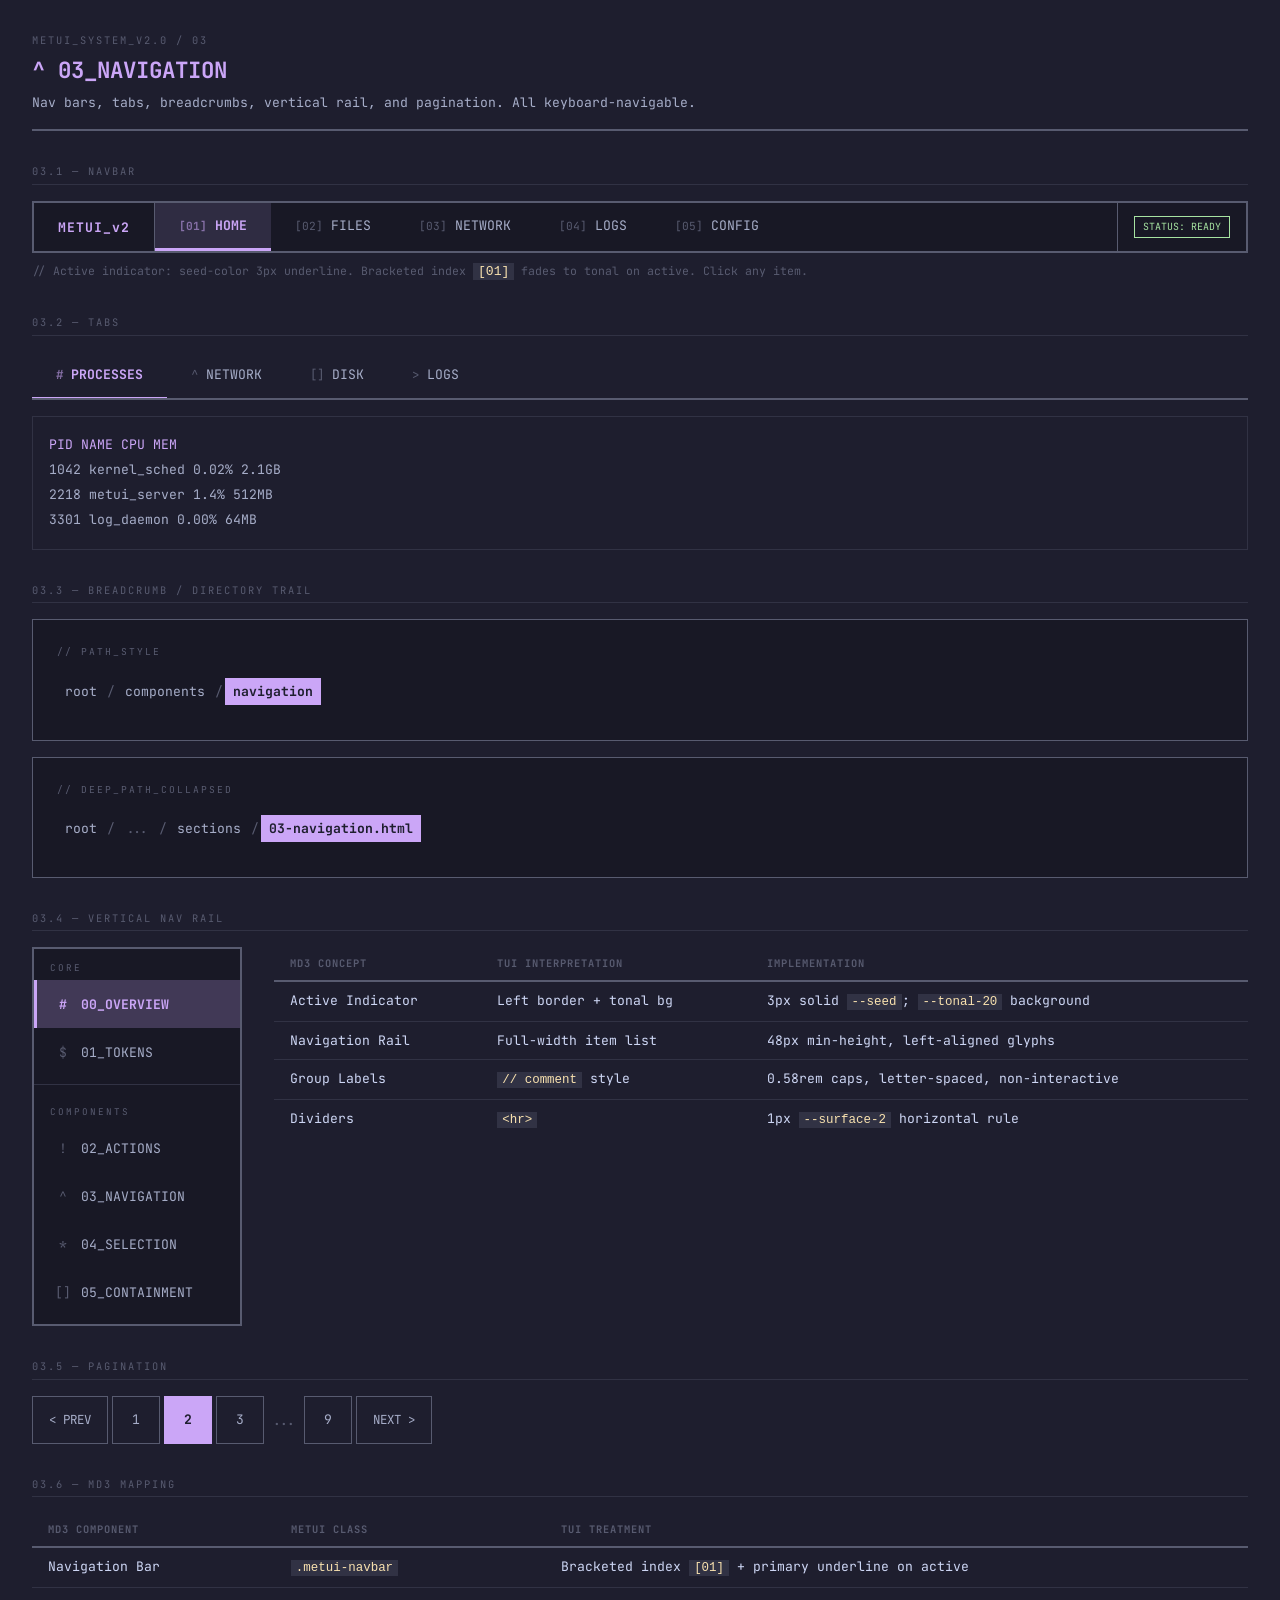
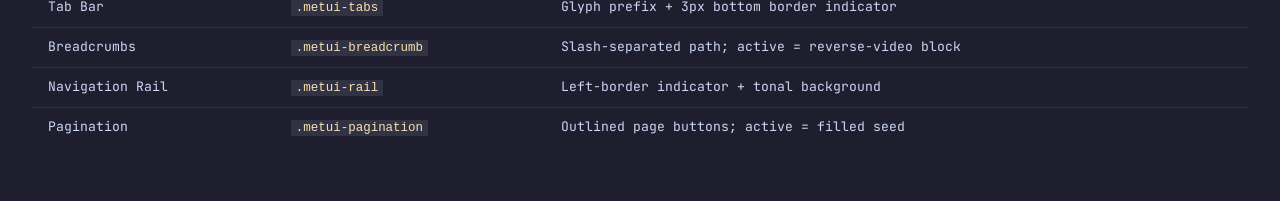
<file: sections/03-navigation.html>
<!DOCTYPE html>
<html lang="en">
<head>
<meta charset="UTF-8">
<meta name="viewport" content="width=device-width, initial-scale=1.0">
<title>METUI | 03_NAVIGATION</title>
<link href="https://fonts.googleapis.com/css2?family=JetBrains+Mono:wght@400;700&display=swap" rel="stylesheet">
<link rel="stylesheet" href="metui-base.css">
<style>

/* ============================================================
   METUI NAVIGATION COMPONENTS

   .metui-navbar       — horizontal top nav bar
   .metui-tabs         — tab strip with panels
   .metui-breadcrumb   — path / directory trail
   .metui-rail         — vertical sidebar nav
   .metui-pagination   — page step controls
   ============================================================ */

/* ----------------------------------------------------------
   NAVBAR
   ---------------------------------------------------------- */
.metui-navbar {
  display: flex;
  align-items: stretch;
  background: var(--surface);
  border: 2px solid var(--outline);
  min-height: var(--touch-target);
  overflow-x: auto;
  scrollbar-width: none;
}
.metui-navbar::-webkit-scrollbar { display: none; }

.metui-navbar__brand {
  display: flex;
  align-items: center;
  padding: 0 var(--sp-lg);
  border-right: 1px solid var(--outline);
  color: var(--seed);
  font-weight: 700;
  font-size: 0.82rem;
  letter-spacing: 1px;
  white-space: nowrap;
  flex-shrink: 0;
}

.metui-navbar__items {
  display: flex;
  align-items: stretch;
  flex: 1;
}

.metui-navbar__item {
  display: flex;
  align-items: center;
  padding: 0 var(--sp-lg);
  min-height: var(--touch-target);
  min-width: var(--touch-target);
  background: none;
  border: none;
  border-bottom: 3px solid transparent;
  color: var(--fg-muted);
  font-family: 'JetBrains Mono', monospace;
  font-size: 0.82rem;
  cursor: pointer;
  white-space: nowrap;
  gap: var(--sp-sm);
  text-decoration: none;
  transition:
    color        var(--dur-fast) var(--ease-tui),
    background   var(--dur-fast) var(--ease-tui),
    border-color var(--dur-fast) var(--ease-tui);
}
.metui-navbar__item:hover { color: var(--seed); background: var(--tonal-10); }
.metui-navbar__item:focus-visible { outline: 2px solid var(--seed); outline-offset: -2px; }
.metui-navbar__item.active {
  color: var(--seed);
  font-weight: 700;
  border-bottom-color: var(--seed);
  background: var(--tonal-10);
}
.metui-navbar__item-index {
  color: var(--fg-subtle);
  font-size: 0.7rem;
  transition: color var(--dur-fast) var(--ease-tui);
}
.metui-navbar__item.active .metui-navbar__item-index,
.metui-navbar__item:hover  .metui-navbar__item-index { color: var(--tonal-60); }

.metui-navbar__end {
  display: flex;
  align-items: center;
  padding: 0 var(--sp-md);
  margin-left: auto;
  gap: var(--sp-sm);
  flex-shrink: 0;
  border-left: 1px solid var(--outline);
}
.metui-navbar__badge {
  font-size: 0.62rem;
  border: 1px solid;
  padding: 2px var(--sp-sm);
  white-space: nowrap;
}
.metui-navbar__badge--ok      { color: var(--green);  border-color: var(--green); }
.metui-navbar__badge--warning { color: var(--yellow); border-color: var(--yellow); }
.metui-navbar__badge--error   { color: var(--red);    border-color: var(--red); }
.metui-navbar__badge--info    { color: var(--cyan);   border-color: var(--cyan); }

/* ----------------------------------------------------------
   TABS
   ---------------------------------------------------------- */
.metui-tabs { display: flex; flex-direction: column; }

.metui-tabs__strip {
  display: flex;
  border-bottom: 2px solid var(--outline);
  overflow-x: auto;
  scrollbar-width: none;
}
.metui-tabs__strip::-webkit-scrollbar { display: none; }

.metui-tabs__tab {
  display: flex;
  align-items: center;
  gap: var(--sp-sm);
  padding: 0 var(--sp-lg);
  min-height: var(--touch-target);
  background: none;
  border: none;
  border-bottom: 3px solid transparent;
  margin-bottom: -2px;
  color: var(--fg-muted);
  font-family: 'JetBrains Mono', monospace;
  font-size: 0.82rem;
  cursor: pointer;
  white-space: nowrap;
  transition:
    color        var(--dur-fast) var(--ease-tui),
    border-color var(--dur-fast) var(--ease-tui),
    background   var(--dur-fast) var(--ease-tui);
}
.metui-tabs__tab:hover { color: var(--seed); background: var(--tonal-10); }
.metui-tabs__tab:focus-visible { outline: 2px solid var(--seed); outline-offset: -2px; }
.metui-tabs__tab.active {
  color: var(--seed);
  font-weight: 700;
  border-bottom-color: var(--seed);
}
.metui-tabs__tab-glyph {
  color: var(--fg-subtle);
  font-size: 0.78rem;
  transition: color var(--dur-fast);
}
.metui-tabs__tab.active .metui-tabs__tab-glyph,
.metui-tabs__tab:hover  .metui-tabs__tab-glyph { color: var(--tonal-60); }

.metui-tabs__panels { margin-top: var(--sp-md); }
.metui-tabs__panel {
  display: none;
  padding: var(--sp-md);
  border: 1px solid var(--surface-2);
  font-size: 0.82rem;
  color: var(--fg-muted);
  line-height: 1.9;
}
.metui-tabs__panel.active {
  display: block;
  animation: tabFade var(--dur-std) var(--ease-tui);
}
@keyframes tabFade { from { opacity:0; } to { opacity:1; } }

/* ----------------------------------------------------------
   BREADCRUMB
   ---------------------------------------------------------- */
.metui-breadcrumb__list {
  display: flex;
  align-items: center;
  flex-wrap: wrap;
  list-style: none;
  font-size: 0.82rem;
}
.metui-breadcrumb__item { display: flex; align-items: center; }
.metui-breadcrumb__link {
  color: var(--fg-muted);
  text-decoration: none;
  padding: var(--sp-xs) var(--sp-sm);
  min-height: var(--touch-target);
  display: flex;
  align-items: center;
  transition: color var(--dur-fast) var(--ease-tui);
}
.metui-breadcrumb__link:hover { color: var(--seed); }
.metui-breadcrumb__link:focus-visible { outline: 2px solid var(--seed); outline-offset: 2px; }
.metui-breadcrumb__sep { color: var(--outline); padding: 0 2px; user-select: none; }
.metui-breadcrumb__current {
  padding: 3px var(--sp-sm);
  background: var(--seed);
  color: var(--bg);
  font-weight: 700;
}
.metui-breadcrumb__ellipsis {
  color: var(--outline);
  padding: 0 var(--sp-sm);
  min-height: var(--touch-target);
  display: flex;
  align-items: center;
}

/* ----------------------------------------------------------
   VERTICAL RAIL
   ---------------------------------------------------------- */
.metui-rail {
  display: flex;
  flex-direction: column;
  width: 210px;
  background: var(--surface);
  border: 2px solid var(--outline);
  padding: var(--sp-sm) 0;
}
.metui-rail__group-label {
  padding: var(--sp-xs) var(--sp-md);
  font-size: 0.58rem;
  color: var(--fg-subtle);
  text-transform: uppercase;
  letter-spacing: 2px;
  margin-top: var(--sp-sm);
}
.metui-rail__group-label:first-child { margin-top: 0; }
.metui-rail__divider {
  border: none;
  border-top: 1px solid var(--surface-2);
  margin: var(--sp-sm) 0;
}
.metui-rail__item {
  display: flex;
  align-items: center;
  gap: var(--sp-sm);
  padding: 0 var(--sp-md);
  min-height: var(--touch-target);
  background: none;
  border: none;
  border-left: 3px solid transparent;
  color: var(--fg-muted);
  font-family: 'JetBrains Mono', monospace;
  font-size: 0.82rem;
  cursor: pointer;
  text-align: left;
  width: 100%;
  transition:
    color        var(--dur-fast) var(--ease-tui),
    background   var(--dur-fast) var(--ease-tui),
    border-color var(--dur-fast) var(--ease-tui);
}
.metui-rail__item:hover { background: var(--surface-2); color: var(--seed); }
.metui-rail__item:focus-visible { outline: 2px solid var(--seed); outline-offset: -2px; }
.metui-rail__item.active {
  background: var(--tonal-20);
  color: var(--seed);
  font-weight: 700;
  border-left-color: var(--seed);
}
.metui-rail__glyph {
  width: 20px;
  text-align: center;
  flex-shrink: 0;
  color: var(--fg-subtle);
  transition: color var(--dur-fast);
}
.metui-rail__item:hover .metui-rail__glyph,
.metui-rail__item.active .metui-rail__glyph { color: var(--seed); }

/* ----------------------------------------------------------
   PAGINATION
   ---------------------------------------------------------- */
.metui-pagination {
  display: flex;
  align-items: center;
  gap: var(--sp-xs);
  flex-wrap: wrap;
}
.metui-pagination__btn {
  display: flex;
  align-items: center;
  min-height: var(--touch-target);
  padding: 0 var(--sp-md);
  background: none;
  border: 1px solid var(--outline);
  color: var(--fg-muted);
  font-family: 'JetBrains Mono', monospace;
  font-size: 0.78rem;
  cursor: pointer;
  transition: color var(--dur-fast) var(--ease-tui), border-color var(--dur-fast) var(--ease-tui);
}
.metui-pagination__btn:hover:not(:disabled) { color: var(--seed); border-color: var(--seed); }
.metui-pagination__btn:focus-visible { outline: 2px solid var(--seed); outline-offset: 2px; }
.metui-pagination__btn:disabled { opacity: 0.35; cursor: not-allowed; }
.metui-pagination__pages { display: flex; gap: var(--sp-xs); }
.metui-pagination__page {
  display: flex;
  align-items: center;
  justify-content: center;
  min-width: var(--touch-target);
  min-height: var(--touch-target);
  background: none;
  border: 1px solid var(--outline);
  color: var(--fg-muted);
  font-family: 'JetBrains Mono', monospace;
  font-size: 0.82rem;
  cursor: pointer;
  transition: all var(--dur-fast) var(--ease-tui);
}
.metui-pagination__page:hover { color: var(--seed); border-color: var(--seed); }
.metui-pagination__page:focus-visible { outline: 2px solid var(--seed); outline-offset: 2px; }
.metui-pagination__page.active {
  background: var(--seed);
  color: var(--bg);
  border-color: var(--seed);
  font-weight: 700;
}
.metui-pagination__ellipsis {
  display: flex;
  align-items: center;
  padding: 0 var(--sp-xs);
  color: var(--fg-subtle);
  min-height: var(--touch-target);
  user-select: none;
}

/* demo helpers */
.demo-surface {
  background: var(--surface);
  border: 1px solid var(--outline);
  padding: var(--sp-lg);
}
.demo-row {
  display: flex;
  gap: var(--sp-xl);
  flex-wrap: wrap;
  align-items: flex-start;
}
</style>
</head>
<body>

<header class="section-header">
  <div class="section-header__eyebrow">METUI_SYSTEM_v2.0 / 03</div>
  <h1 class="section-header__title">^ 03_NAVIGATION</h1>
  <p class="section-header__desc">Nav bars, tabs, breadcrumbs, vertical rail, and pagination. All keyboard-navigable.</p>
</header>

<!-- NAVBAR -->
<section class="subsection" aria-labelledby="navbar-label">
  <div id="navbar-label" class="subsection__label">03.1 — Navbar</div>

  <nav class="metui-navbar" aria-label="Primary navigation demo">
    <div class="metui-navbar__brand">METUI_v2</div>
    <div class="metui-navbar__items">
      <button class="metui-navbar__item active" onclick="navSelect(this)">
        <span class="metui-navbar__item-index">[01]</span> HOME
      </button>
      <button class="metui-navbar__item" onclick="navSelect(this)">
        <span class="metui-navbar__item-index">[02]</span> FILES
      </button>
      <button class="metui-navbar__item" onclick="navSelect(this)">
        <span class="metui-navbar__item-index">[03]</span> NETWORK
      </button>
      <button class="metui-navbar__item" onclick="navSelect(this)">
        <span class="metui-navbar__item-index">[04]</span> LOGS
      </button>
      <button class="metui-navbar__item" onclick="navSelect(this)">
        <span class="metui-navbar__item-index">[05]</span> CONFIG
      </button>
    </div>
    <div class="metui-navbar__end">
      <span class="metui-navbar__badge metui-navbar__badge--ok">STATUS: READY</span>
    </div>
  </nav>
  <p style="font-size:0.72rem;color:var(--fg-subtle);margin-top:var(--sp-sm)">
    // Active indicator: seed-color 3px underline. Bracketed index <code>[01]</code> fades to tonal on active. Click any item.
  </p>
</section>

<!-- TABS -->
<section class="subsection" aria-labelledby="tabs-label">
  <div id="tabs-label" class="subsection__label">03.2 — Tabs</div>

  <div class="metui-tabs" id="main-tabs">
    <div class="metui-tabs__strip" role="tablist" aria-label="System monitor tabs">
      <button class="metui-tabs__tab active" role="tab" aria-selected="true"
              aria-controls="panel-proc" id="tab-proc" onclick="switchTab(this,'panel-proc')">
        <span class="metui-tabs__tab-glyph">#</span> PROCESSES
      </button>
      <button class="metui-tabs__tab" role="tab" aria-selected="false"
              aria-controls="panel-net" id="tab-net" onclick="switchTab(this,'panel-net')">
        <span class="metui-tabs__tab-glyph">^</span> NETWORK
      </button>
      <button class="metui-tabs__tab" role="tab" aria-selected="false"
              aria-controls="panel-disk" id="tab-disk" onclick="switchTab(this,'panel-disk')">
        <span class="metui-tabs__tab-glyph">[]</span> DISK
      </button>
      <button class="metui-tabs__tab" role="tab" aria-selected="false"
              aria-controls="panel-logs" id="tab-logs" onclick="switchTab(this,'panel-logs')">
        <span class="metui-tabs__tab-glyph">></span> LOGS
      </button>
    </div>
    <div class="metui-tabs__panels">
      <div class="metui-tabs__panel active" id="panel-proc" role="tabpanel" aria-labelledby="tab-proc">
        <span style="color:var(--seed)">PID    NAME              CPU      MEM</span><br>
        1042   kernel_sched      0.02%    2.1GB<br>
        2218   metui_server      1.4%     512MB<br>
        3301   log_daemon        0.00%    64MB
      </div>
      <div class="metui-tabs__panel" id="panel-net" role="tabpanel" aria-labelledby="tab-net">
        <span style="color:var(--seed)">IFACE   RX       TX       STATUS</span><br>
        eth0    1.2GB    340MB    <span style="color:var(--green)">UP</span><br>
        lo      22MB     22MB     <span style="color:var(--green)">UP</span><br>
        wlan0   —        —        <span style="color:var(--fg-subtle)">DOWN</span>
      </div>
      <div class="metui-tabs__panel" id="panel-disk" role="tabpanel" aria-labelledby="tab-disk">
        <span style="color:var(--seed)">MOUNT   SIZE    USED    AVAIL   USE%</span><br>
        /       500GB   210GB   290GB   42%<br>
        /home   2TB     1.1TB   900GB   55%<br>
        /tmp    8GB     1.2GB   6.8GB   15%
      </div>
      <div class="metui-tabs__panel" id="panel-logs" role="tabpanel" aria-labelledby="tab-logs">
        <span style="color:var(--green)">[OK]</span> <span style="color:var(--fg-subtle)">09:14:22</span> boot sequence complete<br>
        <span style="color:var(--yellow)">[WR]</span> <span style="color:var(--fg-subtle)">09:15:01</span> disk usage above 50%<br>
        <span style="color:var(--red)">[ER]</span> <span style="color:var(--fg-subtle)">09:16:44</span> auth failure — port 22
      </div>
    </div>
  </div>
</section>

<!-- BREADCRUMB -->
<section class="subsection" aria-labelledby="breadcrumb-label">
  <div id="breadcrumb-label" class="subsection__label">03.3 — Breadcrumb / Directory Trail</div>

  <div style="display:flex;flex-direction:column;gap:var(--sp-md)">

    <div class="demo-surface">
      <div style="font-size:0.6rem;color:var(--fg-subtle);text-transform:uppercase;letter-spacing:2px;margin-bottom:var(--sp-sm)">// PATH_STYLE</div>
      <nav class="metui-breadcrumb" aria-label="File path example">
        <ol class="metui-breadcrumb__list">
          <li class="metui-breadcrumb__item">
            <a href="#" class="metui-breadcrumb__link">root</a>
            <span class="metui-breadcrumb__sep">/</span>
          </li>
          <li class="metui-breadcrumb__item">
            <a href="#" class="metui-breadcrumb__link">components</a>
            <span class="metui-breadcrumb__sep">/</span>
          </li>
          <li class="metui-breadcrumb__item">
            <span class="metui-breadcrumb__current">navigation</span>
          </li>
        </ol>
      </nav>
    </div>

    <div class="demo-surface">
      <div style="font-size:0.6rem;color:var(--fg-subtle);text-transform:uppercase;letter-spacing:2px;margin-bottom:var(--sp-sm)">// DEEP_PATH_COLLAPSED</div>
      <nav class="metui-breadcrumb" aria-label="Deep file path">
        <ol class="metui-breadcrumb__list">
          <li class="metui-breadcrumb__item">
            <a href="#" class="metui-breadcrumb__link">root</a>
            <span class="metui-breadcrumb__sep">/</span>
          </li>
          <li class="metui-breadcrumb__item">
            <span class="metui-breadcrumb__ellipsis">...</span>
            <span class="metui-breadcrumb__sep">/</span>
          </li>
          <li class="metui-breadcrumb__item">
            <a href="#" class="metui-breadcrumb__link">sections</a>
            <span class="metui-breadcrumb__sep">/</span>
          </li>
          <li class="metui-breadcrumb__item">
            <span class="metui-breadcrumb__current">03-navigation.html</span>
          </li>
        </ol>
      </nav>
    </div>

  </div>
</section>

<!-- VERTICAL RAIL -->
<section class="subsection" aria-labelledby="rail-label">
  <div id="rail-label" class="subsection__label">03.4 — Vertical Nav Rail</div>

  <div class="demo-row">
    <nav class="metui-rail" aria-label="Sidebar navigation demo">
      <div class="metui-rail__group-label">Core</div>
      <button class="metui-rail__item active" onclick="railSelect(this)" aria-current="page">
        <span class="metui-rail__glyph">#</span> 00_OVERVIEW
      </button>
      <button class="metui-rail__item" onclick="railSelect(this)">
        <span class="metui-rail__glyph">$</span> 01_TOKENS
      </button>
      <hr class="metui-rail__divider">
      <div class="metui-rail__group-label">Components</div>
      <button class="metui-rail__item" onclick="railSelect(this)">
        <span class="metui-rail__glyph">!</span> 02_ACTIONS
      </button>
      <button class="metui-rail__item" onclick="railSelect(this)">
        <span class="metui-rail__glyph">^</span> 03_NAVIGATION
      </button>
      <button class="metui-rail__item" onclick="railSelect(this)">
        <span class="metui-rail__glyph">*</span> 04_SELECTION
      </button>
      <button class="metui-rail__item" onclick="railSelect(this)">
        <span class="metui-rail__glyph">[]</span> 05_CONTAINMENT
      </button>
    </nav>

    <div style="flex:1;min-width:200px">
      <table class="spec-table">
        <thead>
          <tr><th>MD3 Concept</th><th>TUI Interpretation</th><th>Implementation</th></tr>
        </thead>
        <tbody>
          <tr>
            <td>Active Indicator</td>
            <td>Left border + tonal bg</td>
            <td>3px solid <code>--seed</code>; <code>--tonal-20</code> background</td>
          </tr>
          <tr>
            <td>Navigation Rail</td>
            <td>Full-width item list</td>
            <td>48px min-height, left-aligned glyphs</td>
          </tr>
          <tr>
            <td>Group Labels</td>
            <td><code>// comment</code> style</td>
            <td>0.58rem caps, letter-spaced, non-interactive</td>
          </tr>
          <tr>
            <td>Dividers</td>
            <td><code>&lt;hr&gt;</code></td>
            <td>1px <code>--surface-2</code> horizontal rule</td>
          </tr>
        </tbody>
      </table>
    </div>
  </div>
</section>

<!-- PAGINATION -->
<section class="subsection" aria-labelledby="pagination-label">
  <div id="pagination-label" class="subsection__label">03.5 — Pagination</div>

  <nav class="metui-pagination" aria-label="Results pagination" id="pager">
    <button class="metui-pagination__btn" id="prev-btn"
            onclick="changePage(-1)" aria-label="Previous page">
      &lt; PREV
    </button>
    <div class="metui-pagination__pages" id="page-btns">
      <button class="metui-pagination__page" onclick="setPage(this,1)"  aria-label="Page 1">1</button>
      <button class="metui-pagination__page active" onclick="setPage(this,2)" aria-label="Page 2, current" aria-current="page">2</button>
      <button class="metui-pagination__page" onclick="setPage(this,3)"  aria-label="Page 3">3</button>
      <span class="metui-pagination__ellipsis" aria-hidden="true">...</span>
      <button class="metui-pagination__page" onclick="setPage(this,9)"  aria-label="Page 9">9</button>
    </div>
    <button class="metui-pagination__btn" id="next-btn"
            onclick="changePage(1)" aria-label="Next page">
      NEXT &gt;
    </button>
  </nav>
</section>

<!-- SPEC TABLE -->
<section class="subsection" aria-labelledby="spec-label">
  <div id="spec-label" class="subsection__label">03.6 — MD3 Mapping</div>
  <table class="spec-table">
    <thead>
      <tr><th>MD3 Component</th><th>METUI Class</th><th>TUI Treatment</th></tr>
    </thead>
    <tbody>
      <tr>
        <td>Navigation Bar</td>
        <td><code>.metui-navbar</code></td>
        <td>Bracketed index <code>[01]</code> + primary underline on active</td>
      </tr>
      <tr>
        <td>Tab Bar</td>
        <td><code>.metui-tabs</code></td>
        <td>Glyph prefix + 3px bottom border indicator</td>
      </tr>
      <tr>
        <td>Breadcrumbs</td>
        <td><code>.metui-breadcrumb</code></td>
        <td>Slash-separated path; active = reverse-video block</td>
      </tr>
      <tr>
        <td>Navigation Rail</td>
        <td><code>.metui-rail</code></td>
        <td>Left-border indicator + tonal background</td>
      </tr>
      <tr>
        <td>Pagination</td>
        <td><code>.metui-pagination</code></td>
        <td>Outlined page buttons; active = filled seed</td>
      </tr>
    </tbody>
  </table>
</section>

<script>
function navSelect(btn) {
  btn.closest('.metui-navbar').querySelectorAll('.metui-navbar__item')
     .forEach(b => b.classList.remove('active'));
  btn.classList.add('active');
}

function switchTab(btn, panelId) {
  const root = btn.closest('.metui-tabs');
  root.querySelectorAll('.metui-tabs__tab').forEach(t => {
    t.classList.remove('active');
    t.setAttribute('aria-selected', 'false');
  });
  root.querySelectorAll('.metui-tabs__panel').forEach(p => p.classList.remove('active'));
  btn.classList.add('active');
  btn.setAttribute('aria-selected', 'true');
  document.getElementById(panelId).classList.add('active');
}

function railSelect(btn) {
  btn.closest('.metui-rail').querySelectorAll('.metui-rail__item').forEach(b => {
    b.classList.remove('active');
    b.removeAttribute('aria-current');
  });
  btn.classList.add('active');
  btn.setAttribute('aria-current', 'page');
}

let currentPage = 2;
const totalPages = 9;

function setPage(btn, num) {
  currentPage = num;
  updatePager();
}

function changePage(delta) {
  currentPage = Math.max(1, Math.min(totalPages, currentPage + delta));
  updatePager();
}

function updatePager() {
  document.querySelectorAll('.metui-pagination__page').forEach(p => {
    const num = parseInt(p.textContent);
    const isActive = num === currentPage;
    p.classList.toggle('active', isActive);
    if (isActive) p.setAttribute('aria-current', 'page');
    else p.removeAttribute('aria-current');
  });
  document.getElementById('prev-btn').disabled = currentPage === 1;
  document.getElementById('next-btn').disabled = currentPage === totalPages;
}

window.addEventListener('message', e => {
  if (e.data?.type !== 'METUI_THEME') return;
  const root = document.documentElement;
  Object.entries(e.data.theme).forEach(([k,v]) => root.style.setProperty(k, v));
});
</script>
</body>
</html>
</file>
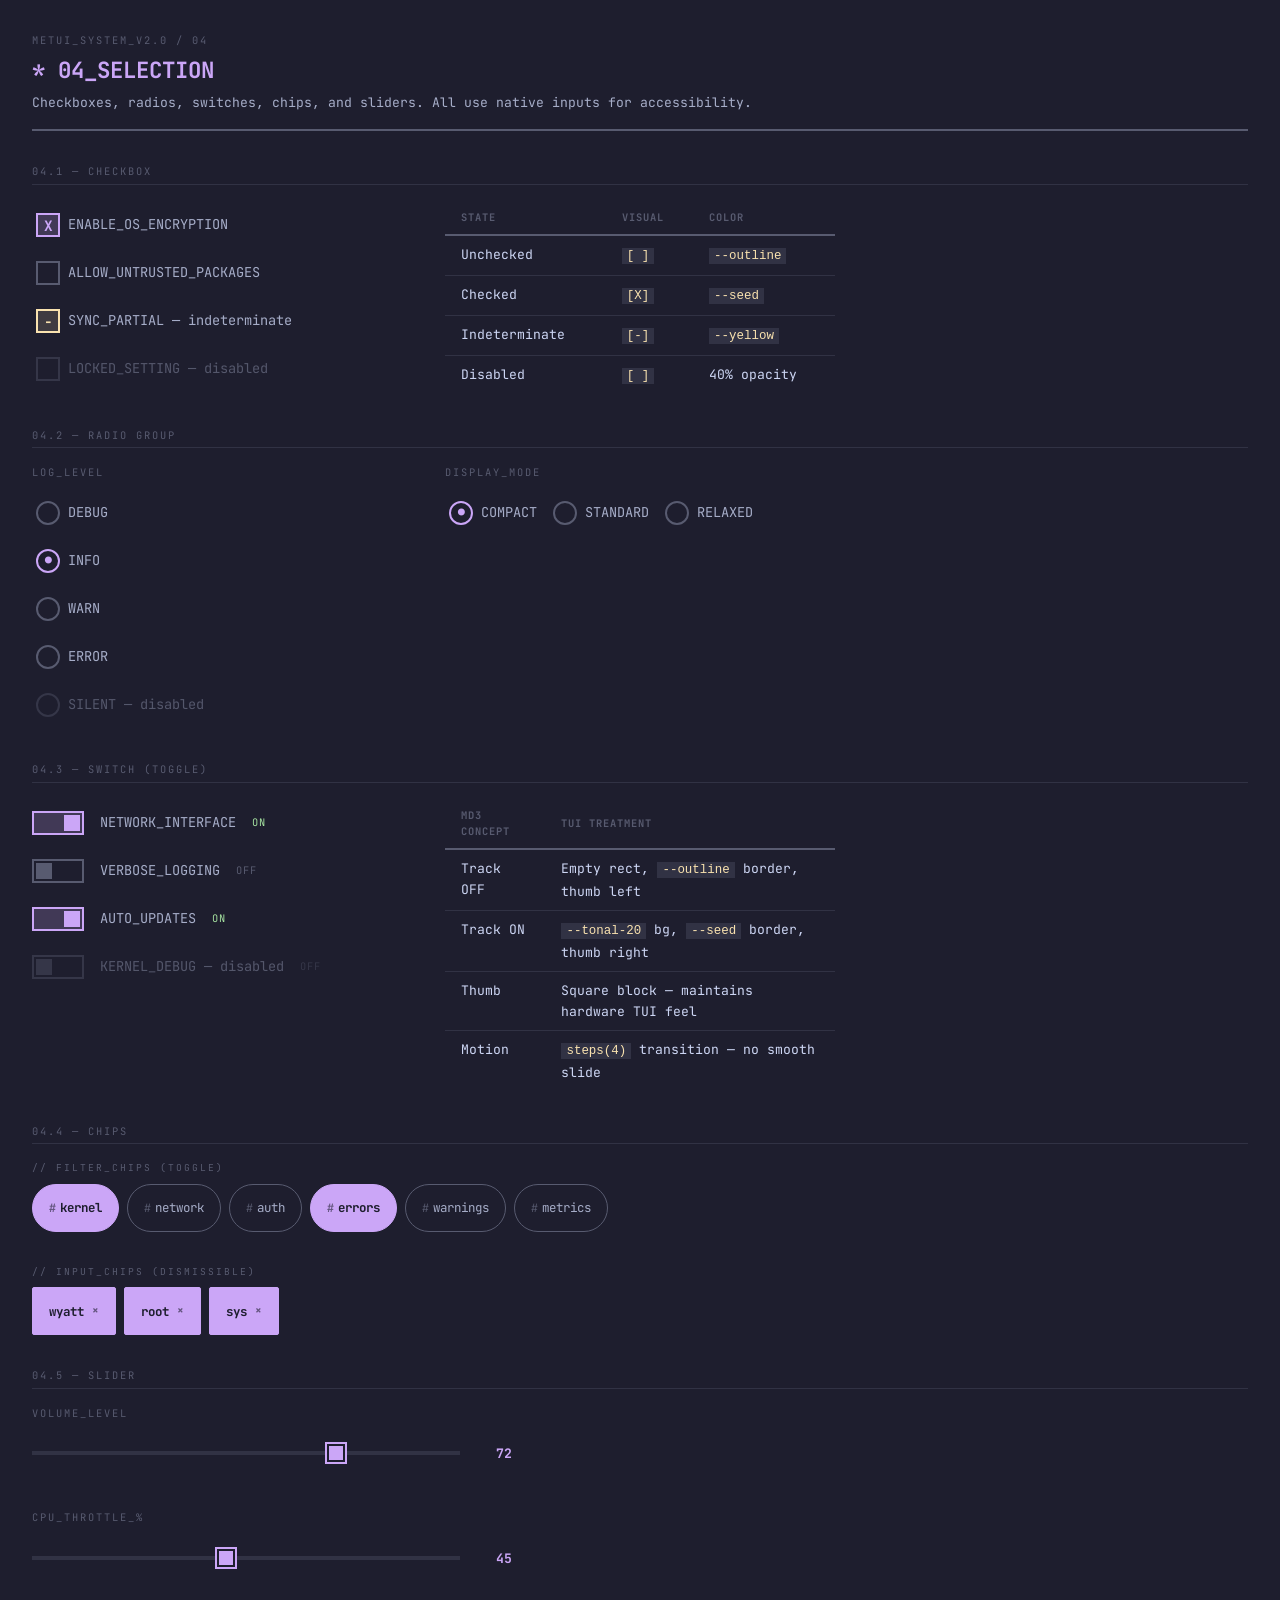
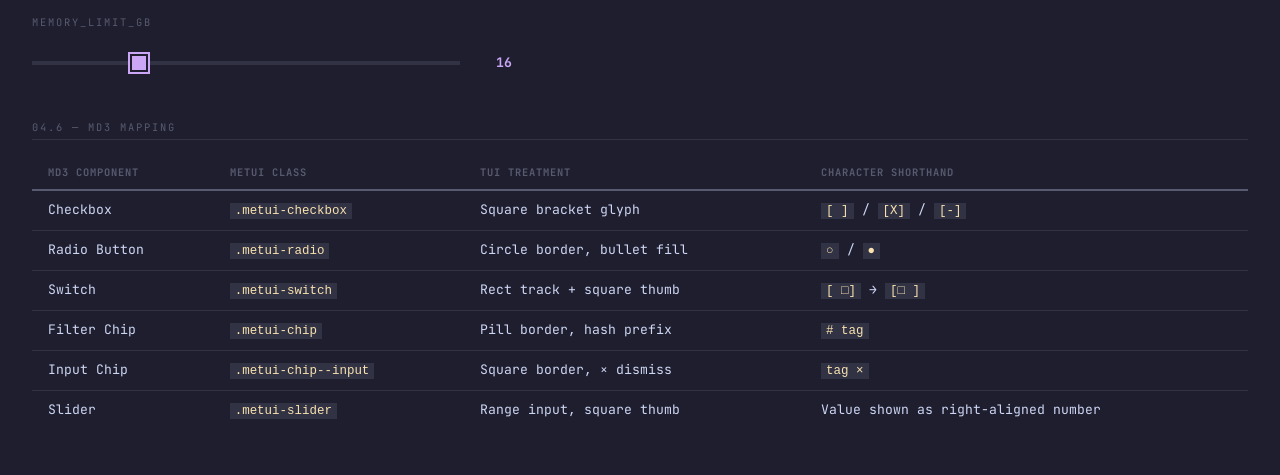
<file: sections/04-selection.html>
<!DOCTYPE html>
<html lang="en">
<head>
<meta charset="UTF-8">
<meta name="viewport" content="width=device-width, initial-scale=1.0">
<title>METUI | 04_SELECTION</title>
<link href="https://fonts.googleapis.com/css2?family=JetBrains+Mono:wght@400;700&display=swap" rel="stylesheet">
<link rel="stylesheet" href="metui-base.css">
<style>

/* ============================================================
   METUI SELECTION COMPONENTS

   .metui-checkbox     — checkbox control
   .metui-radio        — radio group
   .metui-switch       — toggle switch
   .metui-chip-group   — filter / input chips
   .metui-chip
   .metui-slider       — range slider
   ============================================================ */

/* ----------------------------------------------------------
   SHARED: visually hidden native input (accessible base)
   ---------------------------------------------------------- */
.metui-visually-hidden {
  position: absolute;
  width: 1px; height: 1px;
  padding: 0; margin: -1px;
  overflow: hidden;
  clip: rect(0,0,0,0);
  white-space: nowrap;
  border: 0;
}

/* ----------------------------------------------------------
   CHECKBOX
   <label class="metui-checkbox [checked] [indeterminate] [disabled]">
     <input type="checkbox" class="metui-visually-hidden">
     <span class="metui-checkbox__box"></span>
     <span class="metui-checkbox__label">LABEL</span>
   </label>
   ---------------------------------------------------------- */
.metui-checkbox {
  display: inline-flex;
  align-items: center;
  gap: var(--sp-sm);
  min-height: var(--touch-target);
  padding: 0 var(--sp-xs);
  cursor: pointer;
  font-size: 0.85rem;
  color: var(--fg-muted);
  transition: color var(--dur-fast) var(--ease-tui);
  user-select: none;
}
.metui-checkbox:hover { color: var(--fg); }
.metui-checkbox.disabled { opacity: 0.4; cursor: not-allowed; pointer-events: none; }

.metui-checkbox__box {
  display: flex;
  align-items: center;
  justify-content: center;
  width: 24px;
  height: 24px;
  border: 2px solid var(--outline);
  background: transparent;
  flex-shrink: 0;
  font-size: 0.9rem;
  font-weight: 700;
  color: transparent;
  transition:
    border-color var(--dur-fast) var(--ease-tui),
    background   var(--dur-fast) var(--ease-tui),
    color        var(--dur-fast) var(--ease-tui);
}

/* States via input:checked + sibling — and also via JS class for demo */
.metui-checkbox input:checked ~ .metui-checkbox__box,
.metui-checkbox.checked .metui-checkbox__box {
  border-color: var(--seed);
  background: var(--tonal-20);
  color: var(--seed);
}
.metui-checkbox input:checked ~ .metui-checkbox__box::before,
.metui-checkbox.checked .metui-checkbox__box::before { content: "X"; }

.metui-checkbox.indeterminate .metui-checkbox__box {
  border-color: var(--yellow);
  background: color-mix(in srgb, var(--yellow) 15%, var(--bg));
  color: var(--yellow);
}
.metui-checkbox.indeterminate .metui-checkbox__box::before { content: "-"; }

/* focus ring on the hidden input, shown via label */
.metui-checkbox input:focus-visible ~ .metui-checkbox__box {
  outline: 2px solid var(--seed);
  outline-offset: 2px;
}

.metui-checkbox__label { line-height: 1; }

/* ----------------------------------------------------------
   RADIO GROUP
   <fieldset class="metui-radio-group">
     <legend class="metui-radio-group__legend">LABEL</legend>
     <label class="metui-radio [checked]">
       <input type="radio" class="metui-visually-hidden">
       <span class="metui-radio__dot"></span>
       <span class="metui-radio__label">OPTION</span>
     </label>
   </fieldset>
   ---------------------------------------------------------- */
.metui-radio-group {
  border: none;
  padding: 0;
  display: flex;
  flex-direction: column;
  gap: 0;
}
.metui-radio-group__legend {
  font-size: 0.65rem;
  color: var(--fg-subtle);
  text-transform: uppercase;
  letter-spacing: 2px;
  margin-bottom: var(--sp-sm);
  padding: 0;
  float: none;
}
.metui-radio-group--horizontal {
  flex-direction: row;
  flex-wrap: wrap;
  gap: var(--sp-sm);
}

.metui-radio {
  display: inline-flex;
  align-items: center;
  gap: var(--sp-sm);
  min-height: var(--touch-target);
  padding: 0 var(--sp-xs);
  cursor: pointer;
  font-size: 0.85rem;
  color: var(--fg-muted);
  transition: color var(--dur-fast) var(--ease-tui);
  user-select: none;
}
.metui-radio:hover { color: var(--fg); }
.metui-radio.disabled { opacity: 0.4; cursor: not-allowed; pointer-events: none; }

.metui-radio__dot {
  display: flex;
  align-items: center;
  justify-content: center;
  width: 24px;
  height: 24px;
  border: 2px solid var(--outline);
  border-radius: 50%;
  flex-shrink: 0;
  font-size: 0.55rem;
  color: transparent;
  transition:
    border-color var(--dur-fast) var(--ease-tui),
    color        var(--dur-fast) var(--ease-tui);
}
.metui-radio input:checked ~ .metui-radio__dot,
.metui-radio.checked .metui-radio__dot {
  border-color: var(--seed);
  color: var(--seed);
}
.metui-radio input:checked ~ .metui-radio__dot::before,
.metui-radio.checked .metui-radio__dot::before {
  content: "●";
  font-size: 0.7rem;
}
.metui-radio input:focus-visible ~ .metui-radio__dot {
  outline: 2px solid var(--seed);
  outline-offset: 2px;
}

/* ----------------------------------------------------------
   SWITCH
   <label class="metui-switch [on] [disabled]">
     <input type="checkbox" class="metui-visually-hidden" role="switch">
     <span class="metui-switch__track">
       <span class="metui-switch__thumb"></span>
     </span>
     <span class="metui-switch__label">LABEL</span>
   </label>
   ---------------------------------------------------------- */
.metui-switch {
  display: inline-flex;
  align-items: center;
  gap: var(--sp-md);
  min-height: var(--touch-target);
  cursor: pointer;
  font-size: 0.85rem;
  color: var(--fg-muted);
  transition: color var(--dur-fast) var(--ease-tui);
  user-select: none;
}
.metui-switch:hover { color: var(--fg); }
.metui-switch.disabled { opacity: 0.4; cursor: not-allowed; pointer-events: none; }

.metui-switch__track {
  display: flex;
  align-items: center;
  width: 52px;
  height: 24px;
  border: 2px solid var(--outline);
  background: transparent;
  padding: 2px;
  flex-shrink: 0;
  transition:
    border-color var(--dur-std) var(--ease-tui),
    background   var(--dur-std) var(--ease-tui);
}
.metui-switch__thumb {
  width: 16px;
  height: 16px;
  background: var(--outline);
  flex-shrink: 0;
  transition:
    transform   var(--dur-std) var(--ease-tui),
    background  var(--dur-std) var(--ease-tui);
}

/* ON state */
.metui-switch input:checked ~ .metui-switch__track,
.metui-switch.on .metui-switch__track {
  border-color: var(--seed);
  background: var(--tonal-20);
}
.metui-switch input:checked ~ .metui-switch__track .metui-switch__thumb,
.metui-switch.on .metui-switch__track .metui-switch__thumb {
  transform: translateX(28px);
  background: var(--seed);
}
.metui-switch input:focus-visible ~ .metui-switch__track {
  outline: 2px solid var(--seed);
  outline-offset: 2px;
}

.metui-switch__state {
  font-size: 0.65rem;
  text-transform: uppercase;
  letter-spacing: 1px;
  color: var(--fg-subtle);
  min-width: 24px;
}
.metui-switch.on .metui-switch__state { color: var(--green); }

/* ----------------------------------------------------------
   CHIPS
   <div class="metui-chip-group">
     <button class="metui-chip [active]">
   ---------------------------------------------------------- */
.metui-chip-group {
  display: flex;
  flex-wrap: wrap;
  gap: var(--sp-sm);
}

.metui-chip {
  display: inline-flex;
  align-items: center;
  gap: var(--sp-xs);
  min-height: var(--touch-target);
  padding: 0 var(--sp-md);
  border: 1px solid var(--outline);
  background: transparent;
  color: var(--fg-muted);
  font-family: 'JetBrains Mono', monospace;
  font-size: 0.78rem;
  cursor: pointer;
  border-radius: 999px;
  transition:
    color        var(--dur-fast) var(--ease-tui),
    background   var(--dur-fast) var(--ease-tui),
    border-color var(--dur-fast) var(--ease-tui);
  user-select: none;
}
.metui-chip::before { content: "# "; color: var(--fg-subtle); font-size: 0.72rem; }
.metui-chip:hover { color: var(--seed); border-color: var(--seed); background: var(--tonal-10); }
.metui-chip:focus-visible { outline: 2px solid var(--seed); outline-offset: 2px; }
.metui-chip.active {
  border-color: var(--seed);
  background: var(--seed);
  color: var(--bg);
  font-weight: 700;
}
.metui-chip.active::before { color: var(--bg); opacity: 0.6; }

/* Input chip (dismissible) */
.metui-chip--input { border-radius: 2px; }
.metui-chip--input::before { content: none; }
.metui-chip__dismiss {
  margin-left: var(--sp-xs);
  opacity: 0.6;
  font-size: 0.7rem;
  line-height: 1;
}
.metui-chip--input:hover .metui-chip__dismiss { opacity: 1; }

/* ----------------------------------------------------------
   SLIDER
   <div class="metui-slider-wrap">
     <label class="metui-slider__label">LABEL</label>
     <div class="metui-slider__row">
       <input type="range" class="metui-slider">
       <span class="metui-slider__value">50</span>
   ---------------------------------------------------------- */
.metui-slider-wrap {
  display: flex;
  flex-direction: column;
  gap: var(--sp-sm);
}
.metui-slider__label {
  font-size: 0.65rem;
  color: var(--fg-subtle);
  text-transform: uppercase;
  letter-spacing: 2px;
}
.metui-slider__row {
  display: flex;
  align-items: center;
  gap: var(--sp-md);
  min-height: var(--touch-target);
}
.metui-slider {
  flex: 1;
  -webkit-appearance: none;
  appearance: none;
  height: 4px;
  background: var(--surface-2);
  outline: none;
  cursor: pointer;
}
.metui-slider::-webkit-slider-thumb {
  -webkit-appearance: none;
  width: 18px;
  height: 18px;
  background: var(--seed);
  border: 2px solid var(--bg);
  cursor: pointer;
  box-shadow: 0 0 0 2px var(--seed);
  transition: box-shadow var(--dur-fast) var(--ease-tui);
}
.metui-slider::-moz-range-thumb {
  width: 18px;
  height: 18px;
  background: var(--seed);
  border: 2px solid var(--bg);
  cursor: pointer;
  box-shadow: 0 0 0 2px var(--seed);
}
.metui-slider:focus-visible {
  outline: 2px solid var(--seed);
  outline-offset: 4px;
}
.metui-slider__value {
  width: 36px;
  text-align: right;
  font-size: 0.82rem;
  color: var(--seed);
  font-weight: 700;
  flex-shrink: 0;
}

/* list helpers */
.control-list {
  display: flex;
  flex-direction: column;
}
.control-group {
  display: flex;
  flex-direction: column;
  gap: 0;
}
</style>
</head>
<body>

<header class="section-header">
  <div class="section-header__eyebrow">METUI_SYSTEM_v2.0 / 04</div>
  <h1 class="section-header__title">* 04_SELECTION</h1>
  <p class="section-header__desc">Checkboxes, radios, switches, chips, and sliders. All use native inputs for accessibility.</p>
</header>

<!-- CHECKBOXES -->
<section class="subsection" aria-labelledby="checkbox-label">
  <div id="checkbox-label" class="subsection__label">04.1 — Checkbox</div>

  <div class="grid grid--2col">
    <div>
      <div class="control-group" role="group" aria-label="Checkbox states">
        <label class="metui-checkbox checked" onclick="toggleCheck(this)">
          <input type="checkbox" class="metui-visually-hidden" checked>
          <span class="metui-checkbox__box"></span>
          <span class="metui-checkbox__label">ENABLE_OS_ENCRYPTION</span>
        </label>
        <label class="metui-checkbox" onclick="toggleCheck(this)">
          <input type="checkbox" class="metui-visually-hidden">
          <span class="metui-checkbox__box"></span>
          <span class="metui-checkbox__label">ALLOW_UNTRUSTED_PACKAGES</span>
        </label>
        <label class="metui-checkbox indeterminate">
          <input type="checkbox" class="metui-visually-hidden">
          <span class="metui-checkbox__box"></span>
          <span class="metui-checkbox__label">SYNC_PARTIAL — indeterminate</span>
        </label>
        <label class="metui-checkbox disabled">
          <input type="checkbox" class="metui-visually-hidden" disabled>
          <span class="metui-checkbox__box"></span>
          <span class="metui-checkbox__label">LOCKED_SETTING — disabled</span>
        </label>
      </div>
    </div>

    <table class="spec-table">
      <thead>
        <tr><th>State</th><th>Visual</th><th>Color</th></tr>
      </thead>
      <tbody>
        <tr>
          <td>Unchecked</td>
          <td><code>[ ]</code></td>
          <td><code>--outline</code></td>
        </tr>
        <tr>
          <td>Checked</td>
          <td><code>[X]</code></td>
          <td><code>--seed</code></td>
        </tr>
        <tr>
          <td>Indeterminate</td>
          <td><code>[-]</code></td>
          <td><code>--yellow</code></td>
        </tr>
        <tr>
          <td>Disabled</td>
          <td><code>[ ]</code></td>
          <td>40% opacity</td>
        </tr>
      </tbody>
    </table>
  </div>
</section>

<!-- RADIO BUTTONS -->
<section class="subsection" aria-labelledby="radio-label">
  <div id="radio-label" class="subsection__label">04.2 — Radio Group</div>

  <div class="grid grid--2col">
    <div>
      <!-- Vertical -->
      <fieldset class="metui-radio-group" aria-label="Log level selection">
        <legend class="metui-radio-group__legend">LOG_LEVEL</legend>
        <label class="metui-radio" onclick="radioSelect(this, 'log-group')">
          <input type="radio" name="log-group" class="metui-visually-hidden" value="debug">
          <span class="metui-radio__dot"></span>
          <span class="metui-radio__label">DEBUG</span>
        </label>
        <label class="metui-radio checked" onclick="radioSelect(this, 'log-group')">
          <input type="radio" name="log-group" class="metui-visually-hidden" value="info" checked>
          <span class="metui-radio__dot"></span>
          <span class="metui-radio__label">INFO</span>
        </label>
        <label class="metui-radio" onclick="radioSelect(this, 'log-group')">
          <input type="radio" name="log-group" class="metui-visually-hidden" value="warn">
          <span class="metui-radio__dot"></span>
          <span class="metui-radio__label">WARN</span>
        </label>
        <label class="metui-radio" onclick="radioSelect(this, 'log-group')">
          <input type="radio" name="log-group" class="metui-visually-hidden" value="error">
          <span class="metui-radio__dot"></span>
          <span class="metui-radio__label">ERROR</span>
        </label>
        <label class="metui-radio disabled">
          <input type="radio" name="log-group" class="metui-visually-hidden" value="silent" disabled>
          <span class="metui-radio__dot"></span>
          <span class="metui-radio__label">SILENT — disabled</span>
        </label>
      </fieldset>
    </div>

    <div>
      <!-- Horizontal -->
      <fieldset class="metui-radio-group" aria-label="Theme selection">
        <legend class="metui-radio-group__legend">DISPLAY_MODE</legend>
        <div class="metui-radio-group metui-radio-group--horizontal">
          <label class="metui-radio checked" onclick="radioSelect(this, 'mode-group')">
            <input type="radio" name="mode-group" class="metui-visually-hidden" value="compact" checked>
            <span class="metui-radio__dot"></span>
            <span class="metui-radio__label">COMPACT</span>
          </label>
          <label class="metui-radio" onclick="radioSelect(this, 'mode-group')">
            <input type="radio" name="mode-group" class="metui-visually-hidden" value="standard">
            <span class="metui-radio__dot"></span>
            <span class="metui-radio__label">STANDARD</span>
          </label>
          <label class="metui-radio" onclick="radioSelect(this, 'mode-group')">
            <input type="radio" name="mode-group" class="metui-visually-hidden" value="relaxed">
            <span class="metui-radio__dot"></span>
            <span class="metui-radio__label">RELAXED</span>
          </label>
        </div>
      </fieldset>
    </div>
  </div>
</section>

<!-- SWITCHES -->
<section class="subsection" aria-labelledby="switch-label">
  <div id="switch-label" class="subsection__label">04.3 — Switch (Toggle)</div>

  <div class="grid grid--2col">
    <div class="control-group" role="group" aria-label="System switches">
      <label class="metui-switch on" onclick="toggleSwitch(this)">
        <input type="checkbox" class="metui-visually-hidden" role="switch" checked>
        <span class="metui-switch__track">
          <span class="metui-switch__thumb"></span>
        </span>
        <span class="metui-switch__label">NETWORK_INTERFACE</span>
        <span class="metui-switch__state">ON</span>
      </label>
      <label class="metui-switch" onclick="toggleSwitch(this)">
        <input type="checkbox" class="metui-visually-hidden" role="switch">
        <span class="metui-switch__track">
          <span class="metui-switch__thumb"></span>
        </span>
        <span class="metui-switch__label">VERBOSE_LOGGING</span>
        <span class="metui-switch__state">OFF</span>
      </label>
      <label class="metui-switch on" onclick="toggleSwitch(this)">
        <input type="checkbox" class="metui-visually-hidden" role="switch" checked>
        <span class="metui-switch__track">
          <span class="metui-switch__thumb"></span>
        </span>
        <span class="metui-switch__label">AUTO_UPDATES</span>
        <span class="metui-switch__state">ON</span>
      </label>
      <label class="metui-switch disabled">
        <input type="checkbox" class="metui-visually-hidden" role="switch" disabled>
        <span class="metui-switch__track">
          <span class="metui-switch__thumb"></span>
        </span>
        <span class="metui-switch__label">KERNEL_DEBUG — disabled</span>
        <span class="metui-switch__state">OFF</span>
      </label>
    </div>

    <table class="spec-table">
      <thead>
        <tr><th>MD3 Concept</th><th>TUI Treatment</th></tr>
      </thead>
      <tbody>
        <tr>
          <td>Track OFF</td>
          <td>Empty rect, <code>--outline</code> border, thumb left</td>
        </tr>
        <tr>
          <td>Track ON</td>
          <td><code>--tonal-20</code> bg, <code>--seed</code> border, thumb right</td>
        </tr>
        <tr>
          <td>Thumb</td>
          <td>Square block — maintains hardware TUI feel</td>
        </tr>
        <tr>
          <td>Motion</td>
          <td><code>steps(4)</code> transition — no smooth slide</td>
        </tr>
      </tbody>
    </table>
  </div>
</section>

<!-- CHIPS -->
<section class="subsection" aria-labelledby="chips-label">
  <div id="chips-label" class="subsection__label">04.4 — Chips</div>

  <div style="display:flex;flex-direction:column;gap:var(--sp-xl)">

    <!-- Filter chips -->
    <div>
      <div style="font-size:0.6rem;color:var(--fg-subtle);text-transform:uppercase;letter-spacing:2px;margin-bottom:var(--sp-sm)">
        // FILTER_CHIPS (toggle)
      </div>
      <div class="metui-chip-group" role="group" aria-label="Log filter chips">
        <button class="metui-chip active" onclick="toggleChip(this)" aria-pressed="true">kernel</button>
        <button class="metui-chip" onclick="toggleChip(this)" aria-pressed="false">network</button>
        <button class="metui-chip" onclick="toggleChip(this)" aria-pressed="false">auth</button>
        <button class="metui-chip active" onclick="toggleChip(this)" aria-pressed="true">errors</button>
        <button class="metui-chip" onclick="toggleChip(this)" aria-pressed="false">warnings</button>
        <button class="metui-chip" onclick="toggleChip(this)" aria-pressed="false">metrics</button>
      </div>
    </div>

    <!-- Input chips (dismissible) -->
    <div>
      <div style="font-size:0.6rem;color:var(--fg-subtle);text-transform:uppercase;letter-spacing:2px;margin-bottom:var(--sp-sm)">
        // INPUT_CHIPS (dismissible)
      </div>
      <div class="metui-chip-group" id="input-chips" role="group" aria-label="Active tags">
        <button class="metui-chip metui-chip--input active"
                onclick="dismissChip(this)" aria-label="Remove tag: wyatt">
          wyatt <span class="metui-chip__dismiss" aria-hidden="true">×</span>
        </button>
        <button class="metui-chip metui-chip--input active"
                onclick="dismissChip(this)" aria-label="Remove tag: root">
          root <span class="metui-chip__dismiss" aria-hidden="true">×</span>
        </button>
        <button class="metui-chip metui-chip--input active"
                onclick="dismissChip(this)" aria-label="Remove tag: sys">
          sys <span class="metui-chip__dismiss" aria-hidden="true">×</span>
        </button>
      </div>
    </div>

  </div>
</section>

<!-- SLIDERS -->
<section class="subsection" aria-labelledby="slider-label">
  <div id="slider-label" class="subsection__label">04.5 — Slider</div>

  <div style="display:flex;flex-direction:column;gap:var(--sp-xl);max-width:480px">

    <div class="metui-slider-wrap">
      <label class="metui-slider__label" for="slider-vol">VOLUME_LEVEL</label>
      <div class="metui-slider__row">
        <input type="range" class="metui-slider" id="slider-vol"
               min="0" max="100" value="72"
               oninput="document.getElementById('vol-val').textContent = this.value"
               aria-label="Volume level">
        <span class="metui-slider__value" id="vol-val">72</span>
      </div>
    </div>

    <div class="metui-slider-wrap">
      <label class="metui-slider__label" for="slider-cpu">CPU_THROTTLE_%</label>
      <div class="metui-slider__row">
        <input type="range" class="metui-slider" id="slider-cpu"
               min="0" max="100" value="45"
               oninput="document.getElementById('cpu-val').textContent = this.value"
               aria-label="CPU throttle percentage">
        <span class="metui-slider__value" id="cpu-val">45</span>
      </div>
    </div>

    <div class="metui-slider-wrap">
      <label class="metui-slider__label" for="slider-mem">MEMORY_LIMIT_GB</label>
      <div class="metui-slider__row">
        <input type="range" class="metui-slider" id="slider-mem"
               min="1" max="64" value="16"
               oninput="document.getElementById('mem-val').textContent = this.value"
               aria-label="Memory limit in gigabytes">
        <span class="metui-slider__value" id="mem-val">16</span>
      </div>
    </div>

  </div>
</section>

<!-- SPEC TABLE -->
<section class="subsection" aria-labelledby="spec-label">
  <div id="spec-label" class="subsection__label">04.6 — MD3 Mapping</div>
  <table class="spec-table">
    <thead>
      <tr><th>MD3 Component</th><th>METUI Class</th><th>TUI Treatment</th><th>Character Shorthand</th></tr>
    </thead>
    <tbody>
      <tr>
        <td>Checkbox</td>
        <td><code>.metui-checkbox</code></td>
        <td>Square bracket glyph</td>
        <td><code>[ ]</code> / <code>[X]</code> / <code>[-]</code></td>
      </tr>
      <tr>
        <td>Radio Button</td>
        <td><code>.metui-radio</code></td>
        <td>Circle border, bullet fill</td>
        <td><code>○</code> / <code>●</code></td>
      </tr>
      <tr>
        <td>Switch</td>
        <td><code>.metui-switch</code></td>
        <td>Rect track + square thumb</td>
        <td><code>[  □]</code> → <code>[□  ]</code></td>
      </tr>
      <tr>
        <td>Filter Chip</td>
        <td><code>.metui-chip</code></td>
        <td>Pill border, hash prefix</td>
        <td><code># tag</code></td>
      </tr>
      <tr>
        <td>Input Chip</td>
        <td><code>.metui-chip--input</code></td>
        <td>Square border, × dismiss</td>
        <td><code>tag ×</code></td>
      </tr>
      <tr>
        <td>Slider</td>
        <td><code>.metui-slider</code></td>
        <td>Range input, square thumb</td>
        <td>Value shown as right-aligned number</td>
      </tr>
    </tbody>
  </table>
</section>

<script>
/* Checkbox */
function toggleCheck(label) {
  if (label.classList.contains('indeterminate') || label.classList.contains('disabled')) return;
  label.classList.toggle('checked');
  const input = label.querySelector('input');
  if (input) input.checked = label.classList.contains('checked');
}

/* Radio */
function radioSelect(label, groupName) {
  if (label.classList.contains('disabled')) return;
  const group = label.closest('fieldset') || document;
  group.querySelectorAll('.metui-radio').forEach(r => r.classList.remove('checked'));
  label.classList.add('checked');
  const input = label.querySelector('input');
  if (input) input.checked = true;
}

/* Switch */
function toggleSwitch(label) {
  if (label.classList.contains('disabled')) return;
  const isOn = label.classList.toggle('on');
  const input = label.querySelector('input');
  if (input) input.checked = isOn;
  const stateEl = label.querySelector('.metui-switch__state');
  if (stateEl) stateEl.textContent = isOn ? 'ON' : 'OFF';
}

/* Filter chips */
function toggleChip(btn) {
  const isActive = btn.classList.toggle('active');
  btn.setAttribute('aria-pressed', isActive ? 'true' : 'false');
}

/* Input chips */
function dismissChip(btn) {
  btn.style.transform = 'scale(0)';
  btn.style.opacity = '0';
  btn.style.transition = 'transform 150ms steps(3), opacity 150ms';
  setTimeout(() => btn.remove(), 160);
}

/* Theme receiver */
window.addEventListener('message', e => {
  if (e.data?.type !== 'METUI_THEME') return;
  const root = document.documentElement;
  Object.entries(e.data.theme).forEach(([k,v]) => root.style.setProperty(k, v));
});
</script>
</body>
</html>
</file>
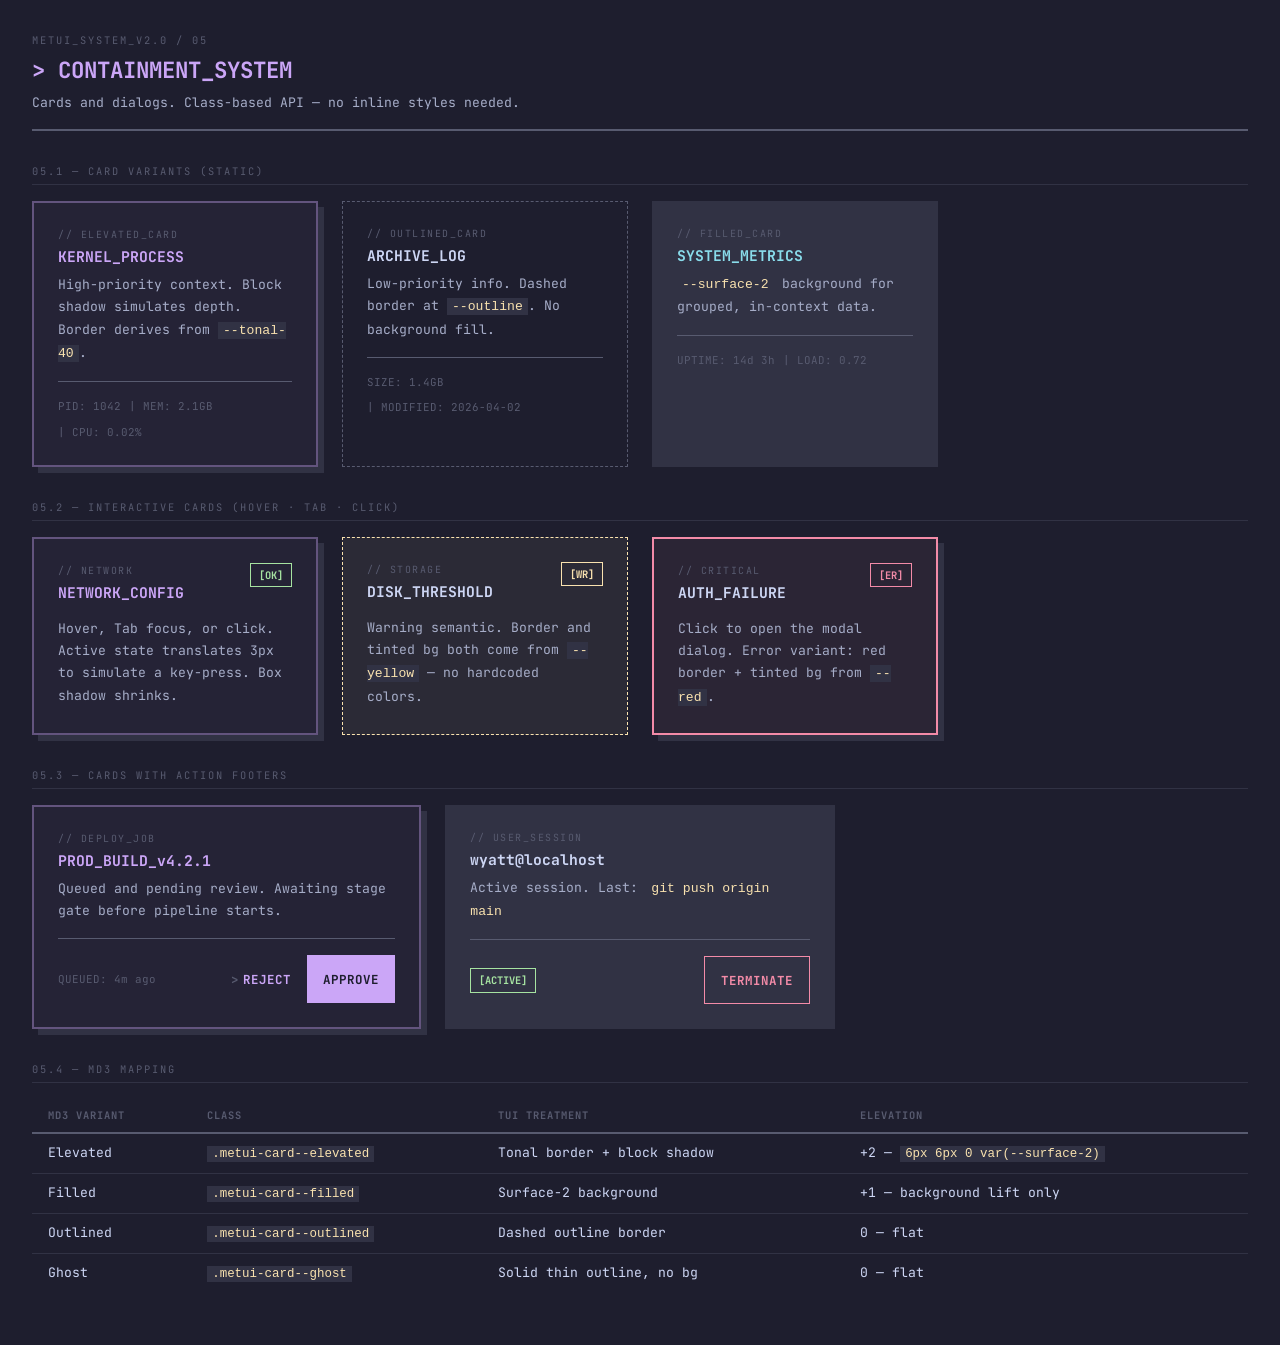
<file: sections/05-containment.html>
<!DOCTYPE html>
<html lang="en">
<head>
<meta charset="UTF-8">
<meta name="viewport" content="width=device-width, initial-scale=1.0">
<title>METUI | 05_CONTAINMENT</title>
<link href="https://fonts.googleapis.com/css2?family=JetBrains+Mono:wght@400;700&display=swap" rel="stylesheet">
<link rel="stylesheet" href="metui-base.css">
<style>

/* ============================================================
   METUI CARD COMPONENT
   .metui-card
   Variants:  --elevated  --outlined  --filled  --ghost
   Modifiers: --interactive  --danger  --success  --warning
   ============================================================ */

.metui-card {
  position: relative;
  padding: var(--sp-lg);
  background: transparent;
  outline: none;
}

/* Variants */
.metui-card--elevated {
  border: 2px solid var(--tonal-40);
  box-shadow: 6px 6px 0 var(--surface-2);
  background: color-mix(in srgb, var(--seed) 4%, var(--bg));
}
.metui-card--outlined {
  border: 1px dashed var(--outline);
}
.metui-card--filled {
  border: 1px solid var(--surface-2);
  background: var(--surface-2);
}
.metui-card--ghost {
  border: 1px solid var(--outline);
  background: transparent;
  padding-top: calc(var(--sp-lg) + 4px);
}

/* Interactive state */
.metui-card--interactive {
  cursor: pointer;
  min-height: var(--touch-target);
  transition:
    border-color var(--dur-std) var(--ease-tui),
    box-shadow   var(--dur-std) var(--ease-tui),
    transform    var(--dur-fast) var(--ease-tui);
}
.metui-card--interactive:hover,
.metui-card--interactive:focus-visible { border-color: var(--seed); }
.metui-card--interactive.metui-card--elevated:hover,
.metui-card--interactive.metui-card--elevated:focus-visible {
  box-shadow: 8px 8px 0 var(--tonal-20), 0 0 16px var(--tonal-10);
}
.metui-card--interactive:active {
  transform: translate(3px, 3px);
  box-shadow: 2px 2px 0 var(--surface-2) !important;
}
.metui-card--interactive:focus-visible {
  outline: 2px solid var(--seed);
  outline-offset: 2px;
}

/* Semantic colors */
.metui-card--danger  { border-color: var(--red);   background: color-mix(in srgb, var(--red)    6%, var(--bg)); }
.metui-card--success { border-color: var(--green); background: color-mix(in srgb, var(--green)  6%, var(--bg)); }
.metui-card--warning { border-color: var(--yellow);background: color-mix(in srgb, var(--yellow) 6%, var(--bg)); }

/* Inner parts */
.metui-card__header {
  display: flex;
  align-items: flex-start;
  justify-content: space-between;
  gap: var(--sp-sm);
  margin-bottom: var(--sp-md);
}
.metui-card__tag {
  display: block;
  font-size: 0.62rem;
  text-transform: uppercase;
  letter-spacing: 1.5px;
  color: var(--fg-subtle);
  margin-bottom: var(--sp-xs);
}
.metui-card__tag::before { content: "// "; }
.metui-card__title {
  font-size: 0.92rem;
  font-weight: 700;
  color: var(--fg);
  line-height: 1.3;
}
.metui-card__title--seed  { color: var(--seed); }
.metui-card__title--cyan  { color: var(--cyan); }
.metui-card__body {
  font-size: 0.82rem;
  color: var(--fg-muted);
  line-height: 1.7;
  margin-top: var(--sp-sm);
}
.metui-card__divider {
  border: none;
  border-top: 1px solid var(--outline);
  margin: var(--sp-md) 0;
}
.metui-card__meta {
  display: flex;
  flex-wrap: wrap;
  gap: var(--sp-sm);
  font-size: 0.68rem;
  color: var(--fg-subtle);
}
.metui-card__meta-item::before { content: "| "; color: var(--outline); }
.metui-card__meta-item:first-child::before { content: ""; }
.metui-card__footer {
  display: flex;
  align-items: center;
  justify-content: space-between;
  flex-wrap: wrap;
  gap: var(--sp-sm);
  margin-top: var(--sp-md);
}
.metui-card__actions {
  display: flex;
  gap: var(--sp-sm);
  flex-wrap: wrap;
}

/* Status badge */
.metui-card__status {
  display: inline-flex;
  align-items: center;
  font-size: 0.65rem;
  font-weight: 700;
  text-transform: uppercase;
  padding: 3px var(--sp-sm);
  border: 1px solid;
  white-space: nowrap;
  flex-shrink: 0;
}
.metui-card__status--ok      { color: var(--green);   border-color: var(--green); }
.metui-card__status--error   { color: var(--red);     border-color: var(--red); }
.metui-card__status--warning { color: var(--yellow);  border-color: var(--yellow); }
.metui-card__status--info    { color: var(--cyan);    border-color: var(--cyan); }
.metui-card__status--idle    { color: var(--fg-subtle); border-color: var(--outline); }

/* ============================================================
   BUTTONS (local, for card footers)
   ============================================================ */
.metui-btn {
  display: inline-flex;
  align-items: center;
  gap: var(--sp-xs);
  min-height: var(--touch-target);
  padding: 0 var(--sp-md);
  font-family: 'JetBrains Mono', monospace;
  font-size: 0.78rem;
  font-weight: 700;
  text-transform: uppercase;
  letter-spacing: 1px;
  cursor: pointer;
  border: none;
  background: transparent;
  color: var(--fg);
  transition: all var(--dur-std) var(--ease-tui);
  white-space: nowrap;
}
.metui-btn:focus-visible { outline: 2px solid var(--seed); outline-offset: 2px; }
.metui-btn--filled   { background: var(--seed); color: var(--bg); }
.metui-btn--filled:hover { background: var(--tonal-80); }
.metui-btn--outlined { border: 1px solid var(--seed); color: var(--seed); }
.metui-btn--outlined:hover { background: var(--tonal-10); }
.metui-btn--text     { color: var(--seed); padding: 0 var(--sp-sm); }
.metui-btn--text::before { content: "> "; color: var(--fg-subtle); }
.metui-btn--danger.metui-btn--outlined { border-color: var(--red); color: var(--red); }
.metui-btn--danger.metui-btn--filled   { background: var(--red); color: var(--bg); }

/* ============================================================
   MODAL DIALOG
   ============================================================ */
.metui-dialog {
  border: 2px solid var(--outline);
  background: var(--surface);
  color: var(--fg);
  font-family: 'JetBrains Mono', monospace;
  font-size: 14px;
  padding: 0;
  max-width: min(90vw, 480px);
  width: 100%;
}
.metui-dialog::backdrop {
  background: rgba(0,0,0,0.7);
  backdrop-filter: blur(2px);
}
.metui-dialog--danger  { border-color: var(--red); }
.metui-dialog--success { border-color: var(--green); }

.metui-dialog__header {
  display: flex;
  align-items: center;
  gap: var(--sp-sm);
  padding: var(--sp-md) var(--sp-lg);
  border-bottom: 1px solid var(--outline);
  font-size: 0.82rem;
  font-weight: 700;
  text-transform: uppercase;
}
.metui-dialog--danger  .metui-dialog__header { color: var(--red);   border-bottom-color: var(--red); }
.metui-dialog--success .metui-dialog__header { color: var(--green); border-bottom-color: var(--green); }

.metui-dialog__body {
  padding: var(--sp-lg);
  font-size: 0.82rem;
  color: var(--fg-muted);
  line-height: 1.7;
}
.metui-dialog__footer {
  display: flex;
  justify-content: flex-end;
  gap: var(--sp-sm);
  padding: var(--sp-md) var(--sp-lg);
  border-top: 1px solid var(--outline);
}
</style>
</head>
<body>

<header class="section-header">
  <div class="section-header__eyebrow">METUI_SYSTEM_v2.0 / 05</div>
  <h1 class="section-header__title">> CONTAINMENT_SYSTEM</h1>
  <p class="section-header__desc">Cards and dialogs. Class-based API — no inline styles needed.</p>
</header>

<!-- CARD VARIANTS -->
<section class="subsection" aria-labelledby="variants-label">
  <div id="variants-label" class="subsection__label">05.1 — Card Variants (static)</div>
  <div class="grid">

    <article class="metui-card metui-card--elevated">
      <span class="metui-card__tag">ELEVATED_CARD</span>
      <h2 class="metui-card__title metui-card__title--seed">KERNEL_PROCESS</h2>
      <p class="metui-card__body">High-priority context. Block shadow simulates depth. Border derives from <code>--tonal-40</code>.</p>
      <hr class="metui-card__divider">
      <div class="metui-card__meta">
        <span class="metui-card__meta-item">PID: 1042</span>
        <span class="metui-card__meta-item">MEM: 2.1GB</span>
        <span class="metui-card__meta-item">CPU: 0.02%</span>
      </div>
    </article>

    <article class="metui-card metui-card--outlined">
      <span class="metui-card__tag">OUTLINED_CARD</span>
      <h2 class="metui-card__title">ARCHIVE_LOG</h2>
      <p class="metui-card__body">Low-priority info. Dashed border at <code>--outline</code>. No background fill.</p>
      <hr class="metui-card__divider">
      <div class="metui-card__meta">
        <span class="metui-card__meta-item">SIZE: 1.4GB</span>
        <span class="metui-card__meta-item">MODIFIED: 2026-04-02</span>
      </div>
    </article>

    <article class="metui-card metui-card--filled">
      <span class="metui-card__tag">FILLED_CARD</span>
      <h2 class="metui-card__title metui-card__title--cyan">SYSTEM_METRICS</h2>
      <p class="metui-card__body"><code>--surface-2</code> background for grouped, in-context data.</p>
      <hr class="metui-card__divider">
      <div class="metui-card__meta">
        <span class="metui-card__meta-item">UPTIME: 14d 3h</span>
        <span class="metui-card__meta-item">LOAD: 0.72</span>
      </div>
    </article>

  </div>
</section>

<!-- INTERACTIVE CARDS -->
<section class="subsection" aria-labelledby="interactive-label">
  <div id="interactive-label" class="subsection__label">05.2 — Interactive Cards (hover · Tab · click)</div>
  <div class="grid">

    <article class="metui-card metui-card--elevated metui-card--interactive"
             tabindex="0" role="button" aria-label="Open network config"
             onclick="announce('NETWORK_CONFIG selected')">
      <div class="metui-card__header">
        <div>
          <span class="metui-card__tag">NETWORK</span>
          <h2 class="metui-card__title metui-card__title--seed">NETWORK_CONFIG</h2>
        </div>
        <span class="metui-card__status metui-card__status--ok">[OK]</span>
      </div>
      <p class="metui-card__body">Hover, Tab focus, or click. Active state translates 3px to simulate a key-press. Box shadow shrinks.</p>
    </article>

    <article class="metui-card metui-card--outlined metui-card--interactive metui-card--warning"
             tabindex="0" role="button" aria-label="View storage warnings"
             onclick="announce('STORAGE_WARN selected')">
      <div class="metui-card__header">
        <div>
          <span class="metui-card__tag">STORAGE</span>
          <h2 class="metui-card__title">DISK_THRESHOLD</h2>
        </div>
        <span class="metui-card__status metui-card__status--warning">[WR]</span>
      </div>
      <p class="metui-card__body">Warning semantic. Border and tinted bg both come from <code>--yellow</code> — no hardcoded colors.</p>
    </article>

    <article class="metui-card metui-card--elevated metui-card--interactive metui-card--danger"
             tabindex="0" role="button" aria-label="View critical error — opens dialog"
             onclick="document.getElementById('errorDialog').showModal()">
      <div class="metui-card__header">
        <div>
          <span class="metui-card__tag">CRITICAL</span>
          <h2 class="metui-card__title">AUTH_FAILURE</h2>
        </div>
        <span class="metui-card__status metui-card__status--error">[ER]</span>
      </div>
      <p class="metui-card__body">Click to open the modal dialog. Error variant: red border + tinted bg from <code>--red</code>.</p>
    </article>

  </div>
</section>

<!-- CARDS WITH FOOTERS -->
<section class="subsection" aria-labelledby="footer-label">
  <div id="footer-label" class="subsection__label">05.3 — Cards With Action Footers</div>
  <div class="grid grid--2col">

    <article class="metui-card metui-card--elevated">
      <span class="metui-card__tag">DEPLOY_JOB</span>
      <h2 class="metui-card__title metui-card__title--seed">PROD_BUILD_v4.2.1</h2>
      <p class="metui-card__body">Queued and pending review. Awaiting stage gate before pipeline starts.</p>
      <hr class="metui-card__divider">
      <footer class="metui-card__footer">
        <div class="metui-card__meta">
          <span class="metui-card__meta-item">QUEUED: 4m ago</span>
        </div>
        <div class="metui-card__actions">
          <button class="metui-btn metui-btn--text" onclick="announce('Build rejected')">REJECT</button>
          <button class="metui-btn metui-btn--filled" onclick="announce('Build approved')">APPROVE</button>
        </div>
      </footer>
    </article>

    <article class="metui-card metui-card--filled">
      <span class="metui-card__tag">USER_SESSION</span>
      <h2 class="metui-card__title">wyatt@localhost</h2>
      <p class="metui-card__body">Active session. Last: <code>git push origin main</code></p>
      <hr class="metui-card__divider">
      <footer class="metui-card__footer">
        <span class="metui-card__status metui-card__status--ok">[ACTIVE]</span>
        <div class="metui-card__actions">
          <button class="metui-btn metui-btn--outlined metui-btn--danger"
                  onclick="document.getElementById('errorDialog').showModal()">TERMINATE</button>
        </div>
      </footer>
    </article>

  </div>
</section>

<!-- SPEC TABLE -->
<section class="subsection" aria-labelledby="spec-label">
  <div id="spec-label" class="subsection__label">05.4 — MD3 Mapping</div>
  <table class="spec-table">
    <thead>
      <tr><th>MD3 Variant</th><th>Class</th><th>TUI Treatment</th><th>Elevation</th></tr>
    </thead>
    <tbody>
      <tr>
        <td>Elevated</td>
        <td><code>.metui-card--elevated</code></td>
        <td>Tonal border + block shadow</td>
        <td>+2 — <code>6px 6px 0 var(--surface-2)</code></td>
      </tr>
      <tr>
        <td>Filled</td>
        <td><code>.metui-card--filled</code></td>
        <td>Surface-2 background</td>
        <td>+1 — background lift only</td>
      </tr>
      <tr>
        <td>Outlined</td>
        <td><code>.metui-card--outlined</code></td>
        <td>Dashed outline border</td>
        <td>0 — flat</td>
      </tr>
      <tr>
        <td>Ghost</td>
        <td><code>.metui-card--ghost</code></td>
        <td>Solid thin outline, no bg</td>
        <td>0 — flat</td>
      </tr>
    </tbody>
  </table>
</section>

<!-- MODAL DIALOG -->
<dialog id="errorDialog" class="metui-dialog metui-dialog--danger"
        aria-labelledby="dialog-title" aria-describedby="dialog-body">
  <header class="metui-dialog__header">
    <span aria-hidden="true">!</span>
    <span id="dialog-title">SYSTEM_HALT — AUTH_FAILURE</span>
  </header>
  <div class="metui-dialog__body" id="dialog-body">
    <p>3 consecutive authentication failures on port 22. Session flagged for review.</p>
    <br>
    <p>Confirm to terminate the session and flush the auth cache. This action cannot be undone.</p>
  </div>
  <footer class="metui-dialog__footer">
    <button class="metui-btn metui-btn--text"
            onclick="document.getElementById('errorDialog').close(); announce('Cancelled')">CANCEL</button>
    <button class="metui-btn metui-btn--filled metui-btn--danger"
            onclick="document.getElementById('errorDialog').close(); announce('Session terminated')">CONFIRM</button>
  </footer>
</dialog>

<!-- Live region -->
<div id="live-announce" role="status" aria-live="polite"
     style="position:absolute;left:-9999px;width:1px;height:1px;overflow:hidden;"></div>

<script>
function announce(msg) {
  const el = document.getElementById('live-announce');
  el.textContent = '';
  requestAnimationFrame(() => { el.textContent = msg; });
}

// Keyboard: Enter/Space on role=button
document.querySelectorAll('[role="button"]').forEach(el => {
  el.addEventListener('keydown', e => {
    if (e.key === 'Enter' || e.key === ' ') { e.preventDefault(); el.click(); }
  });
});

window.addEventListener('message', e => {
  if (e.data?.type !== 'METUI_THEME') return;
  const root = document.documentElement;
  Object.entries(e.data.theme).forEach(([k,v]) => root.style.setProperty(k, v));
});
</script>
</body>
</html>
</file>
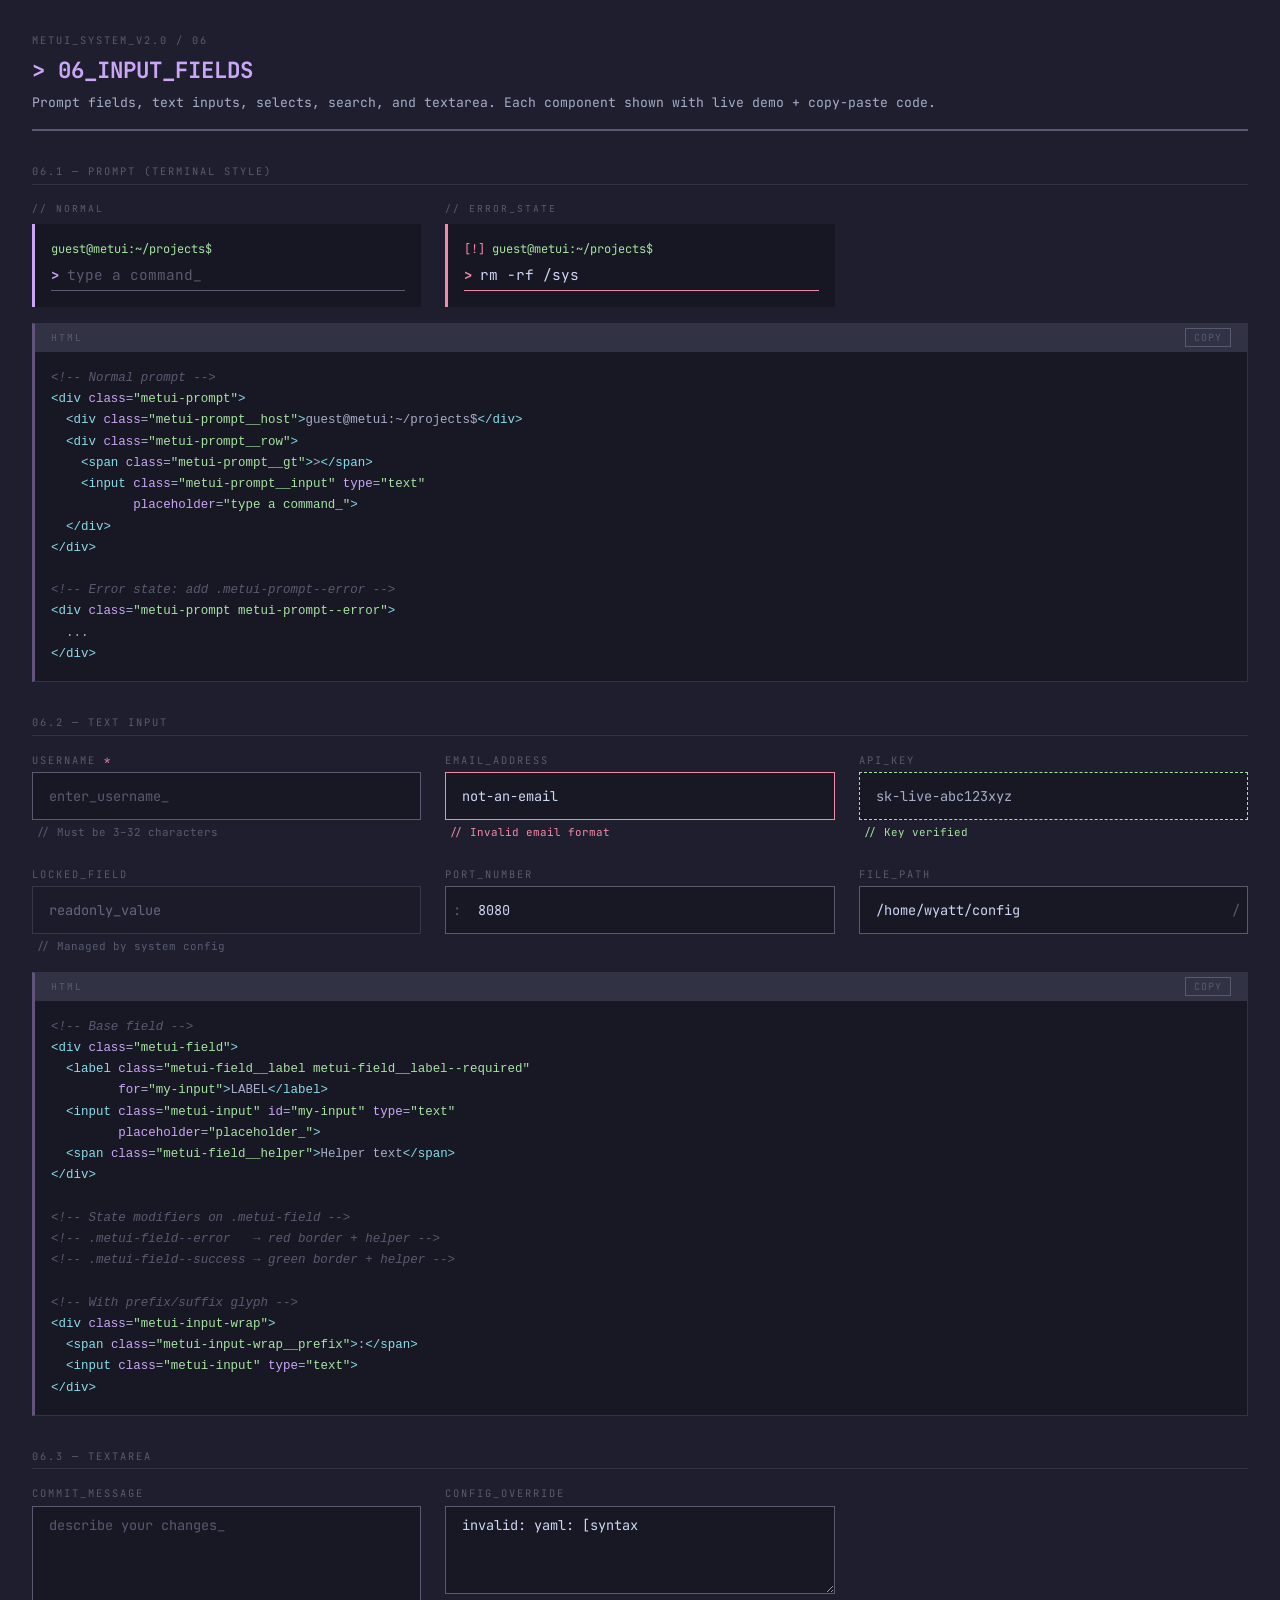
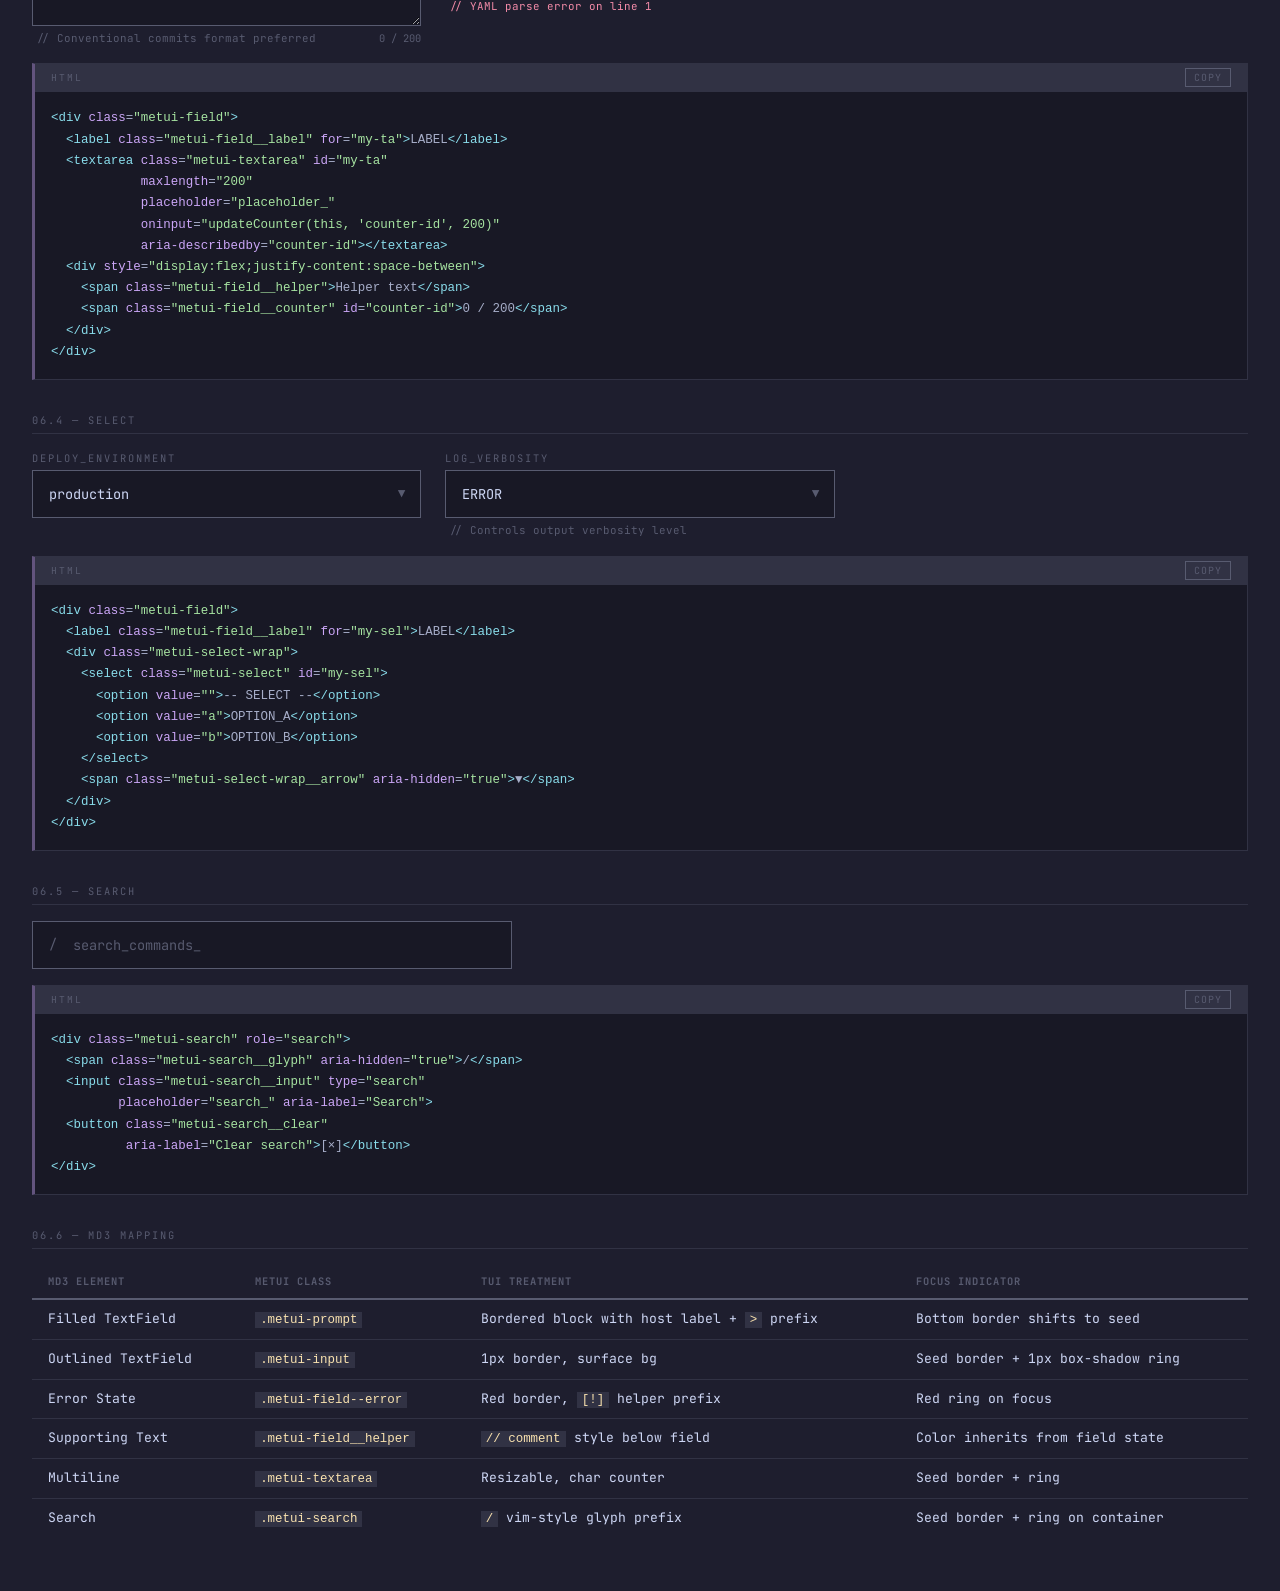
<file: sections/06-inputs.html>
<!DOCTYPE html>
<html lang="en">
<head>
<meta charset="UTF-8">
<meta name="viewport" content="width=device-width, initial-scale=1.0">
<title>METUI | 06_INPUT_FIELDS</title>
<link href="https://fonts.googleapis.com/css2?family=JetBrains+Mono:wght@400;700&display=swap" rel="stylesheet">
<link rel="stylesheet" href="metui-base.css">
<style>

/* ============================================================
   METUI INPUT COMPONENTS

   .metui-field         — wrapper for label + input + helper
   .metui-input         — text input
   .metui-textarea      — multiline input
   .metui-select        — dropdown select
   .metui-search        — search bar
   .metui-prompt        — terminal-style prompt input
   ============================================================ */

/* ----------------------------------------------------------
   FIELD WRAPPER
   ---------------------------------------------------------- */
.metui-field {
  display: flex;
  flex-direction: column;
  gap: var(--sp-xs);
}

.metui-field__label {
  font-size: 0.65rem;
  color: var(--fg-subtle);
  text-transform: uppercase;
  letter-spacing: 2px;
}
.metui-field__label--required::after {
  content: " *";
  color: var(--red);
}

.metui-field__helper {
  font-size: 0.68rem;
  color: var(--fg-subtle);
  padding-left: var(--sp-xs);
}
.metui-field--error   .metui-field__helper { color: var(--red); }
.metui-field--success .metui-field__helper { color: var(--green); }
.metui-field__helper::before { content: "// "; }

/* ----------------------------------------------------------
   TEXT INPUT
   ---------------------------------------------------------- */
.metui-input {
  display: flex;
  align-items: center;
  min-height: var(--touch-target);
  border: 1px solid var(--outline);
  background: var(--surface);
  color: var(--fg);
  font-family: 'JetBrains Mono', monospace;
  font-size: 0.85rem;
  padding: 0 var(--sp-md);
  width: 100%;
  outline: none;
  transition:
    border-color var(--dur-fast) var(--ease-tui),
    background   var(--dur-fast) var(--ease-tui),
    box-shadow   var(--dur-fast) var(--ease-tui);
  -webkit-appearance: none;
  appearance: none;
}
.metui-input::placeholder { color: var(--fg-subtle); }

.metui-input:hover { border-color: var(--outline-hi); }

.metui-input:focus {
  border-color: var(--seed);
  background: color-mix(in srgb, var(--seed) 4%, var(--surface));
  box-shadow: 0 0 0 1px var(--seed);
  outline: none;
}

/* Variants */
.metui-field--error   .metui-input { border-color: var(--red); }
.metui-field--error   .metui-input:focus { border-color: var(--red); box-shadow: 0 0 0 1px var(--red); }
.metui-field--success .metui-input { border-color: var(--green); }
.metui-field--success .metui-input:focus { border-color: var(--green); box-shadow: 0 0 0 1px var(--green); }

.metui-input:disabled {
  opacity: 0.4;
  cursor: not-allowed;
  pointer-events: none;
}
.metui-input[readonly] {
  color: var(--fg-muted);
  border-style: dashed;
  cursor: default;
}

/* With prefix/suffix glyphs — wrap in .metui-input-wrap */
.metui-input-wrap {
  position: relative;
  display: flex;
  align-items: center;
}
.metui-input-wrap .metui-input {
  padding-left: var(--sp-xl);
}
.metui-input-wrap .metui-input--suffix {
  padding-left: var(--sp-md);
  padding-right: var(--sp-xl);
}
.metui-input-wrap__prefix,
.metui-input-wrap__suffix {
  position: absolute;
  color: var(--fg-subtle);
  font-size: 0.85rem;
  pointer-events: none;
  user-select: none;
}
.metui-input-wrap__prefix { left: var(--sp-sm); }
.metui-input-wrap__suffix { right: var(--sp-sm); }

/* ----------------------------------------------------------
   TEXTAREA
   ---------------------------------------------------------- */
.metui-textarea {
  border: 1px solid var(--outline);
  background: var(--surface);
  color: var(--fg);
  font-family: 'JetBrains Mono', monospace;
  font-size: 0.85rem;
  padding: var(--sp-sm) var(--sp-md);
  width: 100%;
  min-height: 120px;
  resize: vertical;
  outline: none;
  line-height: 1.6;
  transition:
    border-color var(--dur-fast) var(--ease-tui),
    background   var(--dur-fast) var(--ease-tui),
    box-shadow   var(--dur-fast) var(--ease-tui);
}
.metui-textarea::placeholder { color: var(--fg-subtle); }
.metui-textarea:hover  { border-color: var(--outline-hi); }
.metui-textarea:focus  {
  border-color: var(--seed);
  background: color-mix(in srgb, var(--seed) 4%, var(--surface));
  box-shadow: 0 0 0 1px var(--seed);
  outline: none;
}

/* Char counter */
.metui-field__counter {
  font-size: 0.65rem;
  color: var(--fg-subtle);
  text-align: right;
}
.metui-field__counter--warn  { color: var(--yellow); }
.metui-field__counter--over  { color: var(--red); }

/* ----------------------------------------------------------
   SELECT
   ---------------------------------------------------------- */
.metui-select-wrap {
  position: relative;
  display: flex;
  align-items: center;
}
.metui-select {
  appearance: none;
  -webkit-appearance: none;
  display: flex;
  align-items: center;
  min-height: var(--touch-target);
  border: 1px solid var(--outline);
  background: var(--surface);
  color: var(--fg);
  font-family: 'JetBrains Mono', monospace;
  font-size: 0.85rem;
  padding: 0 var(--sp-xl) 0 var(--sp-md);
  width: 100%;
  outline: none;
  cursor: pointer;
  transition:
    border-color var(--dur-fast) var(--ease-tui),
    background   var(--dur-fast) var(--ease-tui);
}
.metui-select:hover { border-color: var(--outline-hi); }
.metui-select:focus {
  border-color: var(--seed);
  background: color-mix(in srgb, var(--seed) 4%, var(--surface));
  outline: none;
}
.metui-select option {
  background: var(--surface);
  color: var(--fg);
}
.metui-select-wrap__arrow {
  position: absolute;
  right: var(--sp-md);
  color: var(--fg-subtle);
  pointer-events: none;
  font-size: 0.75rem;
  user-select: none;
}

/* ----------------------------------------------------------
   SEARCH
   ---------------------------------------------------------- */
.metui-search {
  display: flex;
  align-items: center;
  border: 1px solid var(--outline);
  background: var(--surface);
  min-height: var(--touch-target);
  transition: border-color var(--dur-fast) var(--ease-tui);
}
.metui-search:focus-within {
  border-color: var(--seed);
  box-shadow: 0 0 0 1px var(--seed);
}
.metui-search__glyph {
  padding: 0 var(--sp-sm) 0 var(--sp-md);
  color: var(--fg-subtle);
  font-size: 0.85rem;
  user-select: none;
  flex-shrink: 0;
}
.metui-search__input {
  flex: 1;
  border: none;
  background: transparent;
  color: var(--fg);
  font-family: 'JetBrains Mono', monospace;
  font-size: 0.85rem;
  padding: 0 var(--sp-sm);
  outline: none;
  min-width: 0;
}
.metui-search__input::placeholder { color: var(--fg-subtle); }
.metui-search__clear {
  padding: 0 var(--sp-md);
  background: none;
  border: none;
  color: var(--fg-subtle);
  cursor: pointer;
  font-family: 'JetBrains Mono', monospace;
  font-size: 0.8rem;
  min-height: var(--touch-target);
  display: flex;
  align-items: center;
  transition: color var(--dur-fast) var(--ease-tui);
}
.metui-search__clear:hover { color: var(--red); }
.metui-search__clear:focus-visible { outline: 2px solid var(--seed); outline-offset: -2px; }

/* ----------------------------------------------------------
   PROMPT (terminal-style input)
   ---------------------------------------------------------- */
.metui-prompt {
  background: rgba(0,0,0,0.25);
  border-left: 3px solid var(--seed);
  padding: var(--sp-md);
}
.metui-prompt__host {
  font-size: 0.75rem;
  color: var(--green);
  margin-bottom: var(--sp-xs);
  user-select: none;
}
.metui-prompt__row {
  display: flex;
  align-items: center;
  border-bottom: 1px solid var(--outline);
  padding-bottom: var(--sp-xs);
  transition: border-color var(--dur-fast) var(--ease-tui);
}
.metui-prompt:focus-within .metui-prompt__row { border-bottom-color: var(--seed); }
.metui-prompt__gt {
  color: var(--seed);
  margin-right: var(--sp-sm);
  font-weight: 700;
  user-select: none;
  flex-shrink: 0;
}
.metui-prompt__input {
  flex: 1;
  border: none;
  background: transparent;
  color: var(--fg);
  font-family: 'JetBrains Mono', monospace;
  font-size: 0.9rem;
  outline: none;
  min-width: 0;
}
.metui-prompt__input::placeholder { color: var(--fg-subtle); }

/* Error/warning prompt states */
.metui-prompt--error { border-left-color: var(--red); }
.metui-prompt--error .metui-prompt__gt { color: var(--red); }
.metui-prompt--error .metui-prompt__row { border-bottom-color: var(--red); }
.metui-prompt--error .metui-prompt__host::before { content: "[!] "; color: var(--red); }

/* ============================================================
   CODE BLOCK (for the copy-paste snippets in this doc)
   ============================================================ */
.code-block {
  position: relative;
  background: var(--surface);
  border: 1px solid var(--surface-2);
  border-left: 3px solid var(--tonal-40);
  margin-top: var(--sp-md);
}
.code-block__header {
  display: flex;
  align-items: center;
  justify-content: space-between;
  padding: var(--sp-xs) var(--sp-md);
  border-bottom: 1px solid var(--surface-2);
  background: var(--surface-2);
}
.code-block__lang {
  font-size: 0.6rem;
  color: var(--fg-subtle);
  text-transform: uppercase;
  letter-spacing: 2px;
}
.code-block__copy {
  background: none;
  border: 1px solid var(--outline);
  color: var(--fg-subtle);
  font-family: 'JetBrains Mono', monospace;
  font-size: 0.62rem;
  padding: 2px var(--sp-sm);
  cursor: pointer;
  text-transform: uppercase;
  letter-spacing: 1px;
  transition: color var(--dur-fast) var(--ease-tui), border-color var(--dur-fast) var(--ease-tui);
}
.code-block__copy:hover { color: var(--seed); border-color: var(--seed); }
.code-block__copy:focus-visible { outline: 2px solid var(--seed); outline-offset: 2px; }
.code-block__copy.copied { color: var(--green); border-color: var(--green); }

.code-block pre {
  padding: var(--sp-md);
  overflow-x: auto;
  font-size: 0.78rem;
  line-height: 1.7;
  color: var(--fg-muted);
  margin: 0;
  white-space: pre;
  scrollbar-width: thin;
  scrollbar-color: var(--outline) transparent;
}
.code-block pre .hl-tag   { color: var(--cyan); }
.code-block pre .hl-attr  { color: var(--seed); }
.code-block pre .hl-val   { color: var(--green); }
.code-block pre .hl-com   { color: var(--fg-subtle); font-style: italic; }

/* demo grid helpers */
.demo-grid {
  display: grid;
  grid-template-columns: repeat(auto-fill, minmax(min(100%, 300px), 1fr));
  gap: var(--sp-lg);
}
.demo-surface {
  background: var(--surface);
  border: 1px solid var(--outline);
  padding: var(--sp-lg);
}
</style>
</head>
<body>

<header class="section-header">
  <div class="section-header__eyebrow">METUI_SYSTEM_v2.0 / 06</div>
  <h1 class="section-header__title">> 06_INPUT_FIELDS</h1>
  <p class="section-header__desc">Prompt fields, text inputs, selects, search, and textarea. Each component shown with live demo + copy-paste code.</p>
</header>

<!-- ============================================================
     06.1 — PROMPT (terminal style)
     ============================================================ -->
<section class="subsection" aria-labelledby="prompt-label">
  <div id="prompt-label" class="subsection__label">06.1 — Prompt (terminal style)</div>

  <div class="demo-grid">

    <!-- Normal -->
    <div>
      <div style="font-size:0.6rem;color:var(--fg-subtle);text-transform:uppercase;letter-spacing:2px;margin-bottom:var(--sp-sm)">// NORMAL</div>
      <div class="metui-prompt">
        <div class="metui-prompt__host">guest@metui:~/projects$</div>
        <div class="metui-prompt__row">
          <span class="metui-prompt__gt">&gt;</span>
          <input class="metui-prompt__input" type="text" placeholder="type a command_" aria-label="Command input">
        </div>
      </div>
    </div>

    <!-- Error state -->
    <div>
      <div style="font-size:0.6rem;color:var(--fg-subtle);text-transform:uppercase;letter-spacing:2px;margin-bottom:var(--sp-sm)">// ERROR_STATE</div>
      <div class="metui-prompt metui-prompt--error">
        <div class="metui-prompt__host">guest@metui:~/projects$</div>
        <div class="metui-prompt__row">
          <span class="metui-prompt__gt">&gt;</span>
          <input class="metui-prompt__input" type="text" value="rm -rf /sys" aria-label="Command input (error state)">
        </div>
      </div>
    </div>

  </div>

  <div class="code-block" data-code="prompt">
    <div class="code-block__header">
      <span class="code-block__lang">HTML</span>
      <button class="code-block__copy" onclick="copyCode(this, 'prompt')">COPY</button>
    </div>
    <pre id="code-prompt"><span class="hl-com">&lt;!-- Normal prompt --&gt;</span>
<span class="hl-tag">&lt;div</span> <span class="hl-attr">class</span>=<span class="hl-val">"metui-prompt"</span><span class="hl-tag">&gt;</span>
  <span class="hl-tag">&lt;div</span> <span class="hl-attr">class</span>=<span class="hl-val">"metui-prompt__host"</span><span class="hl-tag">&gt;</span>guest@metui:~/projects$<span class="hl-tag">&lt;/div&gt;</span>
  <span class="hl-tag">&lt;div</span> <span class="hl-attr">class</span>=<span class="hl-val">"metui-prompt__row"</span><span class="hl-tag">&gt;</span>
    <span class="hl-tag">&lt;span</span> <span class="hl-attr">class</span>=<span class="hl-val">"metui-prompt__gt"</span><span class="hl-tag">&gt;</span>&gt;<span class="hl-tag">&lt;/span&gt;</span>
    <span class="hl-tag">&lt;input</span> <span class="hl-attr">class</span>=<span class="hl-val">"metui-prompt__input"</span> <span class="hl-attr">type</span>=<span class="hl-val">"text"</span>
           <span class="hl-attr">placeholder</span>=<span class="hl-val">"type a command_"</span><span class="hl-tag">&gt;</span>
  <span class="hl-tag">&lt;/div&gt;</span>
<span class="hl-tag">&lt;/div&gt;</span>

<span class="hl-com">&lt;!-- Error state: add .metui-prompt--error --&gt;</span>
<span class="hl-tag">&lt;div</span> <span class="hl-attr">class</span>=<span class="hl-val">"metui-prompt metui-prompt--error"</span><span class="hl-tag">&gt;</span>
  ...
<span class="hl-tag">&lt;/div&gt;</span></pre>
  </div>
</section>

<!-- ============================================================
     06.2 — TEXT INPUT
     ============================================================ -->
<section class="subsection" aria-labelledby="input-label">
  <div id="input-label" class="subsection__label">06.2 — Text Input</div>

  <div class="demo-grid">

    <!-- Normal -->
    <div class="metui-field">
      <label class="metui-field__label metui-field__label--required" for="inp-username">USERNAME</label>
      <input class="metui-input" id="inp-username" type="text" placeholder="enter_username_">
      <span class="metui-field__helper">Must be 3–32 characters</span>
    </div>

    <!-- Error -->
    <div class="metui-field metui-field--error">
      <label class="metui-field__label" for="inp-email">EMAIL_ADDRESS</label>
      <input class="metui-input" id="inp-email" type="email" value="not-an-email" aria-describedby="email-err">
      <span class="metui-field__helper" id="email-err">Invalid email format</span>
    </div>

    <!-- Success -->
    <div class="metui-field metui-field--success">
      <label class="metui-field__label" for="inp-key">API_KEY</label>
      <input class="metui-input" id="inp-key" type="text" value="sk-live-abc123xyz" readonly>
      <span class="metui-field__helper">Key verified</span>
    </div>

    <!-- Disabled -->
    <div class="metui-field">
      <label class="metui-field__label" for="inp-locked">LOCKED_FIELD</label>
      <input class="metui-input" id="inp-locked" type="text" value="readonly_value" disabled>
      <span class="metui-field__helper">Managed by system config</span>
    </div>

    <!-- With prefix -->
    <div class="metui-field">
      <label class="metui-field__label" for="inp-port">PORT_NUMBER</label>
      <div class="metui-input-wrap">
        <span class="metui-input-wrap__prefix">:</span>
        <input class="metui-input" id="inp-port" type="number" value="8080" aria-label="Port number">
      </div>
    </div>

    <!-- With suffix -->
    <div class="metui-field">
      <label class="metui-field__label" for="inp-path">FILE_PATH</label>
      <div class="metui-input-wrap">
        <input class="metui-input metui-input--suffix" id="inp-path" type="text" value="/home/wyatt/config" aria-label="File path">
        <span class="metui-input-wrap__suffix">/</span>
      </div>
    </div>

  </div>

  <div class="code-block">
    <div class="code-block__header">
      <span class="code-block__lang">HTML</span>
      <button class="code-block__copy" onclick="copyCode(this, 'text-input')">COPY</button>
    </div>
    <pre id="code-text-input"><span class="hl-com">&lt;!-- Base field --&gt;</span>
<span class="hl-tag">&lt;div</span> <span class="hl-attr">class</span>=<span class="hl-val">"metui-field"</span><span class="hl-tag">&gt;</span>
  <span class="hl-tag">&lt;label</span> <span class="hl-attr">class</span>=<span class="hl-val">"metui-field__label metui-field__label--required"</span>
         <span class="hl-attr">for</span>=<span class="hl-val">"my-input"</span><span class="hl-tag">&gt;</span>LABEL<span class="hl-tag">&lt;/label&gt;</span>
  <span class="hl-tag">&lt;input</span> <span class="hl-attr">class</span>=<span class="hl-val">"metui-input"</span> <span class="hl-attr">id</span>=<span class="hl-val">"my-input"</span> <span class="hl-attr">type</span>=<span class="hl-val">"text"</span>
         <span class="hl-attr">placeholder</span>=<span class="hl-val">"placeholder_"</span><span class="hl-tag">&gt;</span>
  <span class="hl-tag">&lt;span</span> <span class="hl-attr">class</span>=<span class="hl-val">"metui-field__helper"</span><span class="hl-tag">&gt;</span>Helper text<span class="hl-tag">&lt;/span&gt;</span>
<span class="hl-tag">&lt;/div&gt;</span>

<span class="hl-com">&lt;!-- State modifiers on .metui-field --&gt;</span>
<span class="hl-com">&lt;!-- .metui-field--error   → red border + helper --&gt;</span>
<span class="hl-com">&lt;!-- .metui-field--success → green border + helper --&gt;</span>

<span class="hl-com">&lt;!-- With prefix/suffix glyph --&gt;</span>
<span class="hl-tag">&lt;div</span> <span class="hl-attr">class</span>=<span class="hl-val">"metui-input-wrap"</span><span class="hl-tag">&gt;</span>
  <span class="hl-tag">&lt;span</span> <span class="hl-attr">class</span>=<span class="hl-val">"metui-input-wrap__prefix"</span><span class="hl-tag">&gt;</span>:<span class="hl-tag">&lt;/span&gt;</span>
  <span class="hl-tag">&lt;input</span> <span class="hl-attr">class</span>=<span class="hl-val">"metui-input"</span> <span class="hl-attr">type</span>=<span class="hl-val">"text"</span><span class="hl-tag">&gt;</span>
<span class="hl-tag">&lt;/div&gt;</span></pre>
  </div>
</section>

<!-- ============================================================
     06.3 — TEXTAREA
     ============================================================ -->
<section class="subsection" aria-labelledby="textarea-label">
  <div id="textarea-label" class="subsection__label">06.3 — Textarea</div>

  <div class="demo-grid">

    <div class="metui-field">
      <label class="metui-field__label" for="ta-notes">COMMIT_MESSAGE</label>
      <textarea class="metui-textarea" id="ta-notes" maxlength="200"
                placeholder="describe your changes_"
                oninput="updateCounter(this, 'ta-counter', 200)"
                aria-describedby="ta-counter"></textarea>
      <div style="display:flex;justify-content:space-between;align-items:center">
        <span class="metui-field__helper">Conventional commits format preferred</span>
        <span class="metui-field__counter" id="ta-counter">0 / 200</span>
      </div>
    </div>

    <div class="metui-field metui-field--error">
      <label class="metui-field__label" for="ta-config">CONFIG_OVERRIDE</label>
      <textarea class="metui-textarea" id="ta-config"
                style="min-height:88px">invalid: yaml: [syntax</textarea>
      <span class="metui-field__helper">YAML parse error on line 1</span>
    </div>

  </div>

  <div class="code-block">
    <div class="code-block__header">
      <span class="code-block__lang">HTML</span>
      <button class="code-block__copy" onclick="copyCode(this, 'textarea')">COPY</button>
    </div>
    <pre id="code-textarea"><span class="hl-tag">&lt;div</span> <span class="hl-attr">class</span>=<span class="hl-val">"metui-field"</span><span class="hl-tag">&gt;</span>
  <span class="hl-tag">&lt;label</span> <span class="hl-attr">class</span>=<span class="hl-val">"metui-field__label"</span> <span class="hl-attr">for</span>=<span class="hl-val">"my-ta"</span><span class="hl-tag">&gt;</span>LABEL<span class="hl-tag">&lt;/label&gt;</span>
  <span class="hl-tag">&lt;textarea</span> <span class="hl-attr">class</span>=<span class="hl-val">"metui-textarea"</span> <span class="hl-attr">id</span>=<span class="hl-val">"my-ta"</span>
            <span class="hl-attr">maxlength</span>=<span class="hl-val">"200"</span>
            <span class="hl-attr">placeholder</span>=<span class="hl-val">"placeholder_"</span>
            <span class="hl-attr">oninput</span>=<span class="hl-val">"updateCounter(this, 'counter-id', 200)"</span>
            <span class="hl-attr">aria-describedby</span>=<span class="hl-val">"counter-id"</span><span class="hl-tag">&gt;&lt;/textarea&gt;</span>
  <span class="hl-tag">&lt;div</span> <span class="hl-attr">style</span>=<span class="hl-val">"display:flex;justify-content:space-between"</span><span class="hl-tag">&gt;</span>
    <span class="hl-tag">&lt;span</span> <span class="hl-attr">class</span>=<span class="hl-val">"metui-field__helper"</span><span class="hl-tag">&gt;</span>Helper text<span class="hl-tag">&lt;/span&gt;</span>
    <span class="hl-tag">&lt;span</span> <span class="hl-attr">class</span>=<span class="hl-val">"metui-field__counter"</span> <span class="hl-attr">id</span>=<span class="hl-val">"counter-id"</span><span class="hl-tag">&gt;</span>0 / 200<span class="hl-tag">&lt;/span&gt;</span>
  <span class="hl-tag">&lt;/div&gt;</span>
<span class="hl-tag">&lt;/div&gt;</span></pre>
  </div>
</section>

<!-- ============================================================
     06.4 — SELECT
     ============================================================ -->
<section class="subsection" aria-labelledby="select-label">
  <div id="select-label" class="subsection__label">06.4 — Select</div>

  <div class="demo-grid">

    <div class="metui-field">
      <label class="metui-field__label" for="sel-env">DEPLOY_ENVIRONMENT</label>
      <div class="metui-select-wrap">
        <select class="metui-select" id="sel-env">
          <option value="">-- SELECT_ENV --</option>
          <option value="dev">development</option>
          <option value="stage">staging</option>
          <option value="prod" selected>production</option>
        </select>
        <span class="metui-select-wrap__arrow" aria-hidden="true">▼</span>
      </div>
    </div>

    <div class="metui-field">
      <label class="metui-field__label" for="sel-log">LOG_VERBOSITY</label>
      <div class="metui-select-wrap">
        <select class="metui-select" id="sel-log">
          <option value="0">SILENT</option>
          <option value="1" selected>ERROR</option>
          <option value="2">WARN</option>
          <option value="3">INFO</option>
          <option value="4">DEBUG</option>
          <option value="5">TRACE</option>
        </select>
        <span class="metui-select-wrap__arrow" aria-hidden="true">▼</span>
      </div>
      <span class="metui-field__helper">Controls output verbosity level</span>
    </div>

  </div>

  <div class="code-block">
    <div class="code-block__header">
      <span class="code-block__lang">HTML</span>
      <button class="code-block__copy" onclick="copyCode(this, 'select')">COPY</button>
    </div>
    <pre id="code-select"><span class="hl-tag">&lt;div</span> <span class="hl-attr">class</span>=<span class="hl-val">"metui-field"</span><span class="hl-tag">&gt;</span>
  <span class="hl-tag">&lt;label</span> <span class="hl-attr">class</span>=<span class="hl-val">"metui-field__label"</span> <span class="hl-attr">for</span>=<span class="hl-val">"my-sel"</span><span class="hl-tag">&gt;</span>LABEL<span class="hl-tag">&lt;/label&gt;</span>
  <span class="hl-tag">&lt;div</span> <span class="hl-attr">class</span>=<span class="hl-val">"metui-select-wrap"</span><span class="hl-tag">&gt;</span>
    <span class="hl-tag">&lt;select</span> <span class="hl-attr">class</span>=<span class="hl-val">"metui-select"</span> <span class="hl-attr">id</span>=<span class="hl-val">"my-sel"</span><span class="hl-tag">&gt;</span>
      <span class="hl-tag">&lt;option</span> <span class="hl-attr">value</span>=<span class="hl-val">""</span><span class="hl-tag">&gt;</span>-- SELECT --<span class="hl-tag">&lt;/option&gt;</span>
      <span class="hl-tag">&lt;option</span> <span class="hl-attr">value</span>=<span class="hl-val">"a"</span><span class="hl-tag">&gt;</span>OPTION_A<span class="hl-tag">&lt;/option&gt;</span>
      <span class="hl-tag">&lt;option</span> <span class="hl-attr">value</span>=<span class="hl-val">"b"</span><span class="hl-tag">&gt;</span>OPTION_B<span class="hl-tag">&lt;/option&gt;</span>
    <span class="hl-tag">&lt;/select&gt;</span>
    <span class="hl-tag">&lt;span</span> <span class="hl-attr">class</span>=<span class="hl-val">"metui-select-wrap__arrow"</span> <span class="hl-attr">aria-hidden</span>=<span class="hl-val">"true"</span><span class="hl-tag">&gt;</span>▼<span class="hl-tag">&lt;/span&gt;</span>
  <span class="hl-tag">&lt;/div&gt;</span>
<span class="hl-tag">&lt;/div&gt;</span></pre>
  </div>
</section>

<!-- ============================================================
     06.5 — SEARCH
     ============================================================ -->
<section class="subsection" aria-labelledby="search-label">
  <div id="search-label" class="subsection__label">06.5 — Search</div>

  <div style="max-width:480px">
    <div class="metui-search" role="search">
      <span class="metui-search__glyph" aria-hidden="true">/</span>
      <input class="metui-search__input" type="search"
             placeholder="search_commands_" aria-label="Search commands"
             id="search-inp" oninput="toggleClear(this)">
      <button class="metui-search__clear" id="search-clear"
              onclick="clearSearch()" aria-label="Clear search"
              style="display:none">[×]</button>
    </div>
  </div>

  <div class="code-block">
    <div class="code-block__header">
      <span class="code-block__lang">HTML</span>
      <button class="code-block__copy" onclick="copyCode(this, 'search')">COPY</button>
    </div>
    <pre id="code-search"><span class="hl-tag">&lt;div</span> <span class="hl-attr">class</span>=<span class="hl-val">"metui-search"</span> <span class="hl-attr">role</span>=<span class="hl-val">"search"</span><span class="hl-tag">&gt;</span>
  <span class="hl-tag">&lt;span</span> <span class="hl-attr">class</span>=<span class="hl-val">"metui-search__glyph"</span> <span class="hl-attr">aria-hidden</span>=<span class="hl-val">"true"</span><span class="hl-tag">&gt;</span>/<span class="hl-tag">&lt;/span&gt;</span>
  <span class="hl-tag">&lt;input</span> <span class="hl-attr">class</span>=<span class="hl-val">"metui-search__input"</span> <span class="hl-attr">type</span>=<span class="hl-val">"search"</span>
         <span class="hl-attr">placeholder</span>=<span class="hl-val">"search_"</span> <span class="hl-attr">aria-label</span>=<span class="hl-val">"Search"</span><span class="hl-tag">&gt;</span>
  <span class="hl-tag">&lt;button</span> <span class="hl-attr">class</span>=<span class="hl-val">"metui-search__clear"</span>
          <span class="hl-attr">aria-label</span>=<span class="hl-val">"Clear search"</span><span class="hl-tag">&gt;</span>[×]<span class="hl-tag">&lt;/button&gt;</span>
<span class="hl-tag">&lt;/div&gt;</span></pre>
  </div>
</section>

<!-- ============================================================
     06.6 — MD3 MAPPING
     ============================================================ -->
<section class="subsection" aria-labelledby="spec-label">
  <div id="spec-label" class="subsection__label">06.6 — MD3 Mapping</div>
  <table class="spec-table">
    <thead>
      <tr><th>MD3 Element</th><th>METUI Class</th><th>TUI Treatment</th><th>Focus Indicator</th></tr>
    </thead>
    <tbody>
      <tr>
        <td>Filled TextField</td>
        <td><code>.metui-prompt</code></td>
        <td>Bordered block with host label + <code>&gt;</code> prefix</td>
        <td>Bottom border shifts to seed</td>
      </tr>
      <tr>
        <td>Outlined TextField</td>
        <td><code>.metui-input</code></td>
        <td>1px border, surface bg</td>
        <td>Seed border + 1px box-shadow ring</td>
      </tr>
      <tr>
        <td>Error State</td>
        <td><code>.metui-field--error</code></td>
        <td>Red border, <code>[!]</code> helper prefix</td>
        <td>Red ring on focus</td>
      </tr>
      <tr>
        <td>Supporting Text</td>
        <td><code>.metui-field__helper</code></td>
        <td><code>// comment</code> style below field</td>
        <td>Color inherits from field state</td>
      </tr>
      <tr>
        <td>Multiline</td>
        <td><code>.metui-textarea</code></td>
        <td>Resizable, char counter</td>
        <td>Seed border + ring</td>
      </tr>
      <tr>
        <td>Search</td>
        <td><code>.metui-search</code></td>
        <td><code>/</code> vim-style glyph prefix</td>
        <td>Seed border + ring on container</td>
      </tr>
    </tbody>
  </table>
</section>

<script>
/* Textarea counter */
function updateCounter(el, counterId, max) {
  const counter = document.getElementById(counterId);
  if (!counter) return;
  const len = el.value.length;
  counter.textContent = len + ' / ' + max;
  counter.classList.toggle('metui-field__counter--warn', len >= max * 0.8 && len < max);
  counter.classList.toggle('metui-field__counter--over', len >= max);
}

/* Search clear */
function toggleClear(inp) {
  const btn = document.getElementById('search-clear');
  if (btn) btn.style.display = inp.value ? 'flex' : 'none';
}
function clearSearch() {
  const inp = document.getElementById('search-inp');
  const btn = document.getElementById('search-clear');
  if (inp) inp.value = '';
  if (btn) btn.style.display = 'none';
  if (inp) inp.focus();
}

/* Copy code blocks */
function copyCode(btn, id) {
  const pre = document.getElementById('code-' + id);
  if (!pre) return;
  const text = pre.innerText;
  navigator.clipboard.writeText(text).then(() => {
    btn.textContent = 'COPIED';
    btn.classList.add('copied');
    setTimeout(() => {
      btn.textContent = 'COPY';
      btn.classList.remove('copied');
    }, 1800);
  });
}

/* Theme receiver */
window.addEventListener('message', e => {
  if (e.data?.type !== 'METUI_THEME') return;
  const root = document.documentElement;
  Object.entries(e.data.theme).forEach(([k,v]) => root.style.setProperty(k, v));
});
</script>
</body>
</html>
</file>
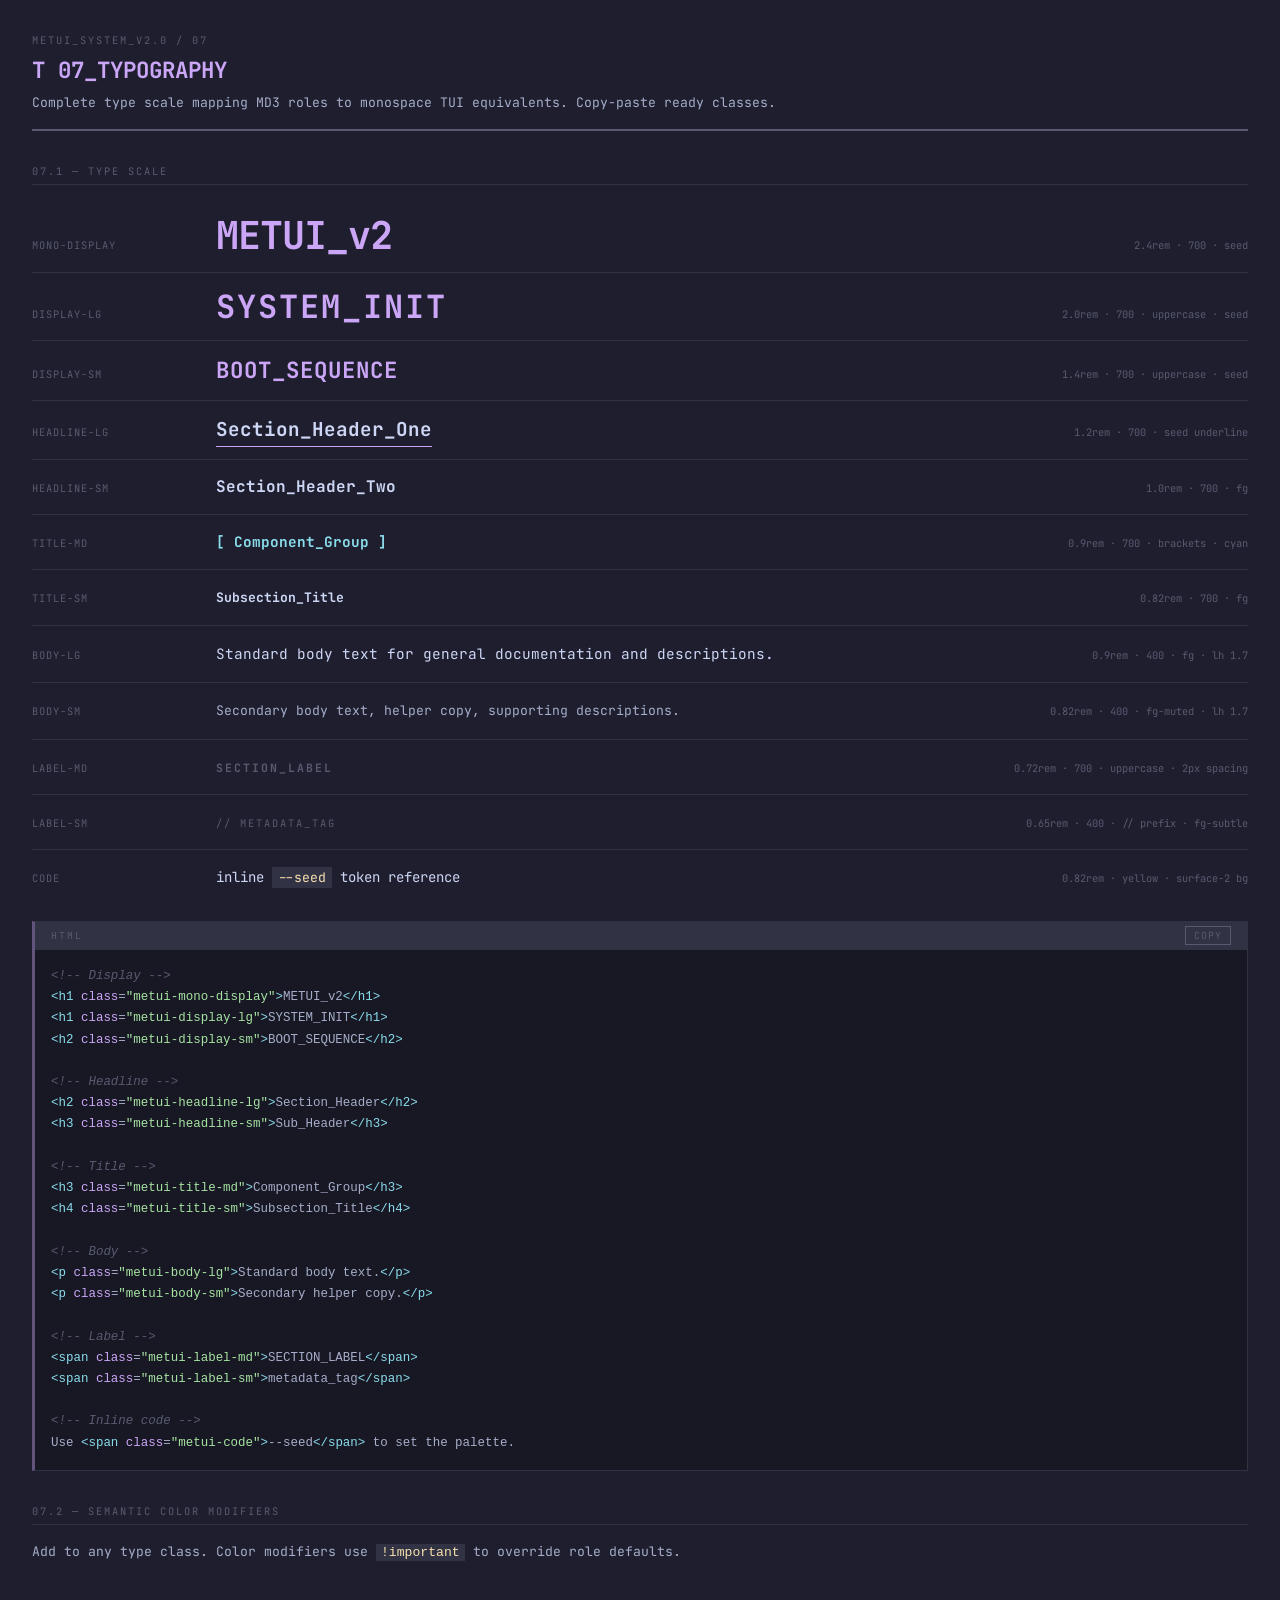
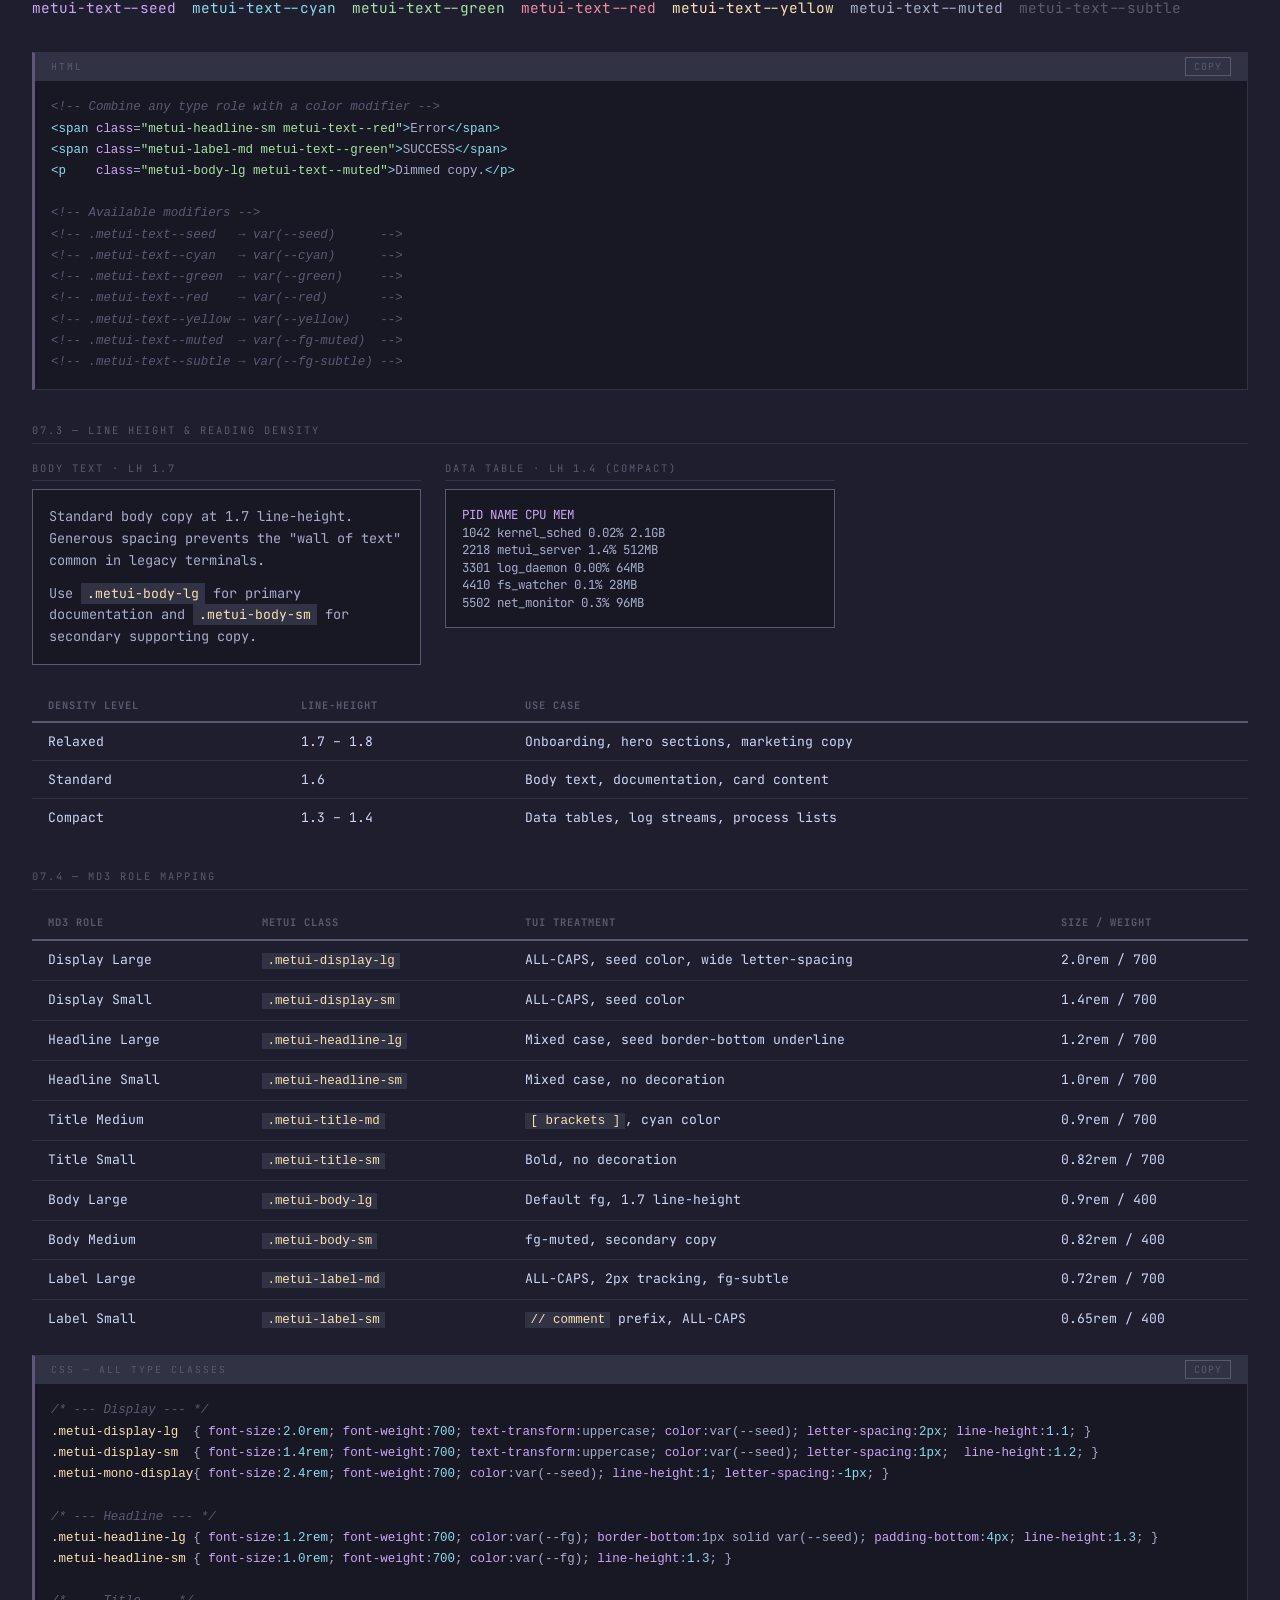
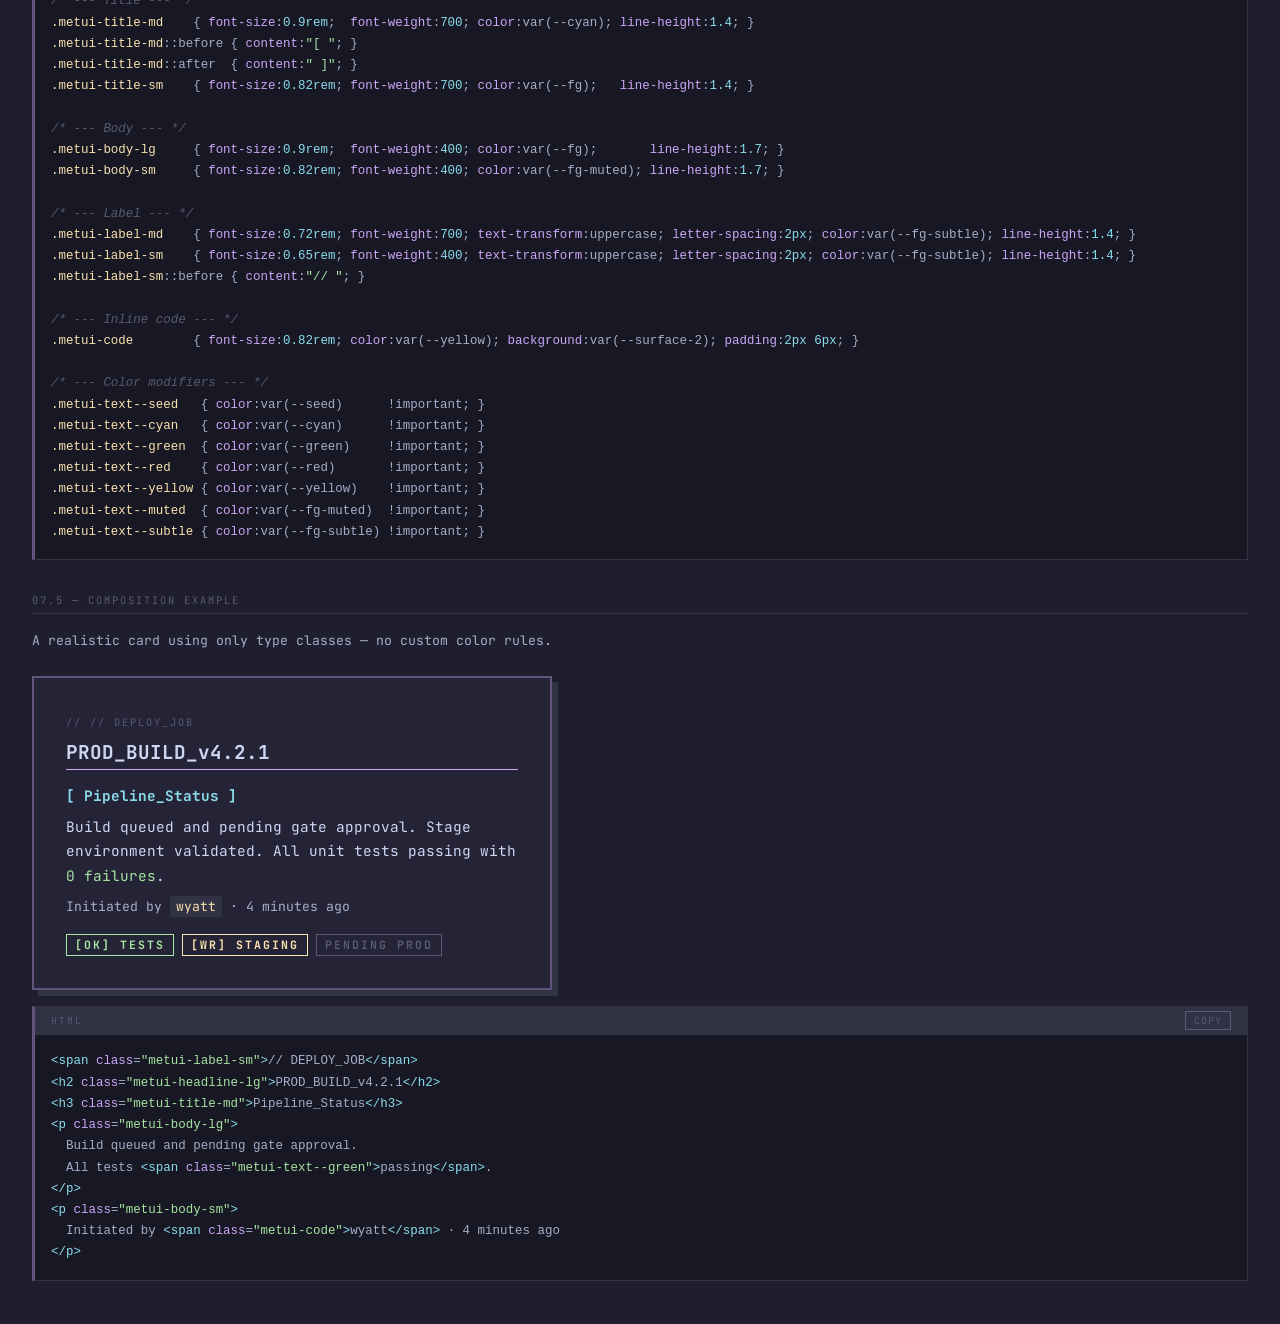
<file: sections/07-typography.html>
<!DOCTYPE html>
<html lang="en">
<head>
<meta charset="UTF-8">
<meta name="viewport" content="width=device-width, initial-scale=1.0">
<title>METUI | 07_TYPOGRAPHY</title>
<link href="https://fonts.googleapis.com/css2?family=JetBrains+Mono:wght@400;700&display=swap" rel="stylesheet">
<link rel="stylesheet" href="metui-base.css">
<style>

/* ============================================================
   METUI TYPOGRAPHY SYSTEM

   Classes map MD3 type roles to monospace TUI equivalents.
   All sizes use rem; base = 14px on body.

   .metui-display-lg     2.0rem  bold    all-caps  seed
   .metui-display-sm     1.4rem  bold    all-caps  seed
   .metui-headline-lg    1.2rem  bold    mixed     fg + border-bottom
   .metui-headline-sm    1.0rem  bold    mixed     fg
   .metui-title-md       0.9rem  bold    brackets  cyan
   .metui-title-sm       0.82rem bold    prefix    fg
   .metui-body-lg        0.9rem  400     —         fg
   .metui-body-sm        0.82rem 400     —         fg-muted
   .metui-label-md       0.72rem 700     caps      fg-subtle
   .metui-label-sm       0.65rem 400     caps      fg-subtle  // comment prefix
   .metui-code           0.82rem 400     —         yellow on surface-2
   .metui-mono-display   2.4rem  700     —         seed  (boot/hero use)
   ============================================================ */

/* Display */
.metui-display-lg {
  font-size: 2.0rem;
  font-weight: 700;
  text-transform: uppercase;
  color: var(--seed);
  letter-spacing: 2px;
  line-height: 1.1;
}
.metui-display-sm {
  font-size: 1.4rem;
  font-weight: 700;
  text-transform: uppercase;
  color: var(--seed);
  letter-spacing: 1px;
  line-height: 1.2;
}

/* Mono display (boot/hero) */
.metui-mono-display {
  font-size: 2.4rem;
  font-weight: 700;
  color: var(--seed);
  line-height: 1;
  letter-spacing: -1px;
}

/* Headline */
.metui-headline-lg {
  font-size: 1.2rem;
  font-weight: 700;
  color: var(--fg);
  border-bottom: 1px solid var(--seed);
  padding-bottom: 4px;
  line-height: 1.3;
}
.metui-headline-sm {
  font-size: 1.0rem;
  font-weight: 700;
  color: var(--fg);
  line-height: 1.3;
}

/* Title */
.metui-title-md {
  font-size: 0.9rem;
  font-weight: 700;
  color: var(--cyan);
  line-height: 1.4;
}
.metui-title-md::before { content: "[ "; }
.metui-title-md::after  { content: " ]"; }

.metui-title-sm {
  font-size: 0.82rem;
  font-weight: 700;
  color: var(--fg);
  line-height: 1.4;
}

/* Body */
.metui-body-lg {
  font-size: 0.9rem;
  font-weight: 400;
  color: var(--fg);
  line-height: 1.7;
}
.metui-body-sm {
  font-size: 0.82rem;
  font-weight: 400;
  color: var(--fg-muted);
  line-height: 1.7;
}

/* Label */
.metui-label-md {
  font-size: 0.72rem;
  font-weight: 700;
  text-transform: uppercase;
  letter-spacing: 2px;
  color: var(--fg-subtle);
  line-height: 1.4;
}
.metui-label-sm {
  font-size: 0.65rem;
  font-weight: 400;
  text-transform: uppercase;
  letter-spacing: 2px;
  color: var(--fg-subtle);
  line-height: 1.4;
}
.metui-label-sm::before { content: "// "; }

/* Inline code */
.metui-code {
  font-family: 'JetBrains Mono', monospace;
  font-size: 0.82rem;
  color: var(--yellow);
  background: var(--surface-2);
  padding: 2px 6px;
}

/* ============================================================
   SEMANTIC COLOR MODIFIERS
   Can be added to any type class
   ============================================================ */
.metui-text--seed    { color: var(--seed) !important; }
.metui-text--cyan    { color: var(--cyan) !important; }
.metui-text--green   { color: var(--green) !important; }
.metui-text--red     { color: var(--red) !important; }
.metui-text--yellow  { color: var(--yellow) !important; }
.metui-text--muted   { color: var(--fg-muted) !important; }
.metui-text--subtle  { color: var(--fg-subtle) !important; }

/* ============================================================
   CODE BLOCK (copy-paste viewer)
   ============================================================ */
.code-block {
  position: relative;
  background: var(--surface);
  border: 1px solid var(--surface-2);
  border-left: 3px solid var(--tonal-40);
  margin-top: var(--sp-md);
}
.code-block__header {
  display: flex;
  align-items: center;
  justify-content: space-between;
  padding: var(--sp-xs) var(--sp-md);
  border-bottom: 1px solid var(--surface-2);
  background: var(--surface-2);
}
.code-block__lang {
  font-size: 0.6rem;
  color: var(--fg-subtle);
  text-transform: uppercase;
  letter-spacing: 2px;
}
.code-block__copy {
  background: none;
  border: 1px solid var(--outline);
  color: var(--fg-subtle);
  font-family: 'JetBrains Mono', monospace;
  font-size: 0.62rem;
  padding: 2px var(--sp-sm);
  cursor: pointer;
  text-transform: uppercase;
  letter-spacing: 1px;
  transition: color var(--dur-fast) var(--ease-tui), border-color var(--dur-fast) var(--ease-tui);
}
.code-block__copy:hover { color: var(--seed); border-color: var(--seed); }
.code-block__copy:focus-visible { outline: 2px solid var(--seed); outline-offset: 2px; }
.code-block__copy.copied { color: var(--green); border-color: var(--green); }
.code-block pre {
  padding: var(--sp-md);
  overflow-x: auto;
  font-size: 0.78rem;
  line-height: 1.7;
  color: var(--fg-muted);
  margin: 0;
  white-space: pre;
  scrollbar-width: thin;
  scrollbar-color: var(--outline) transparent;
}
.code-block pre .hl-tag  { color: var(--cyan); }
.code-block pre .hl-attr { color: var(--seed); }
.code-block pre .hl-val  { color: var(--green); }
.code-block pre .hl-com  { color: var(--fg-subtle); font-style: italic; }
.code-block pre .hl-cls  { color: var(--yellow); }
.code-block pre .hl-prop { color: var(--seed); }
.code-block pre .hl-num  { color: var(--cyan); }

/* scale demo */
.scale-row {
  display: flex;
  align-items: baseline;
  gap: var(--sp-lg);
  padding: var(--sp-md) 0;
  border-bottom: 1px solid var(--surface-2);
  flex-wrap: wrap;
}
.scale-row:last-child { border-bottom: none; }
.scale-row__meta {
  flex-shrink: 0;
  width: 160px;
  font-size: 0.65rem;
  color: var(--fg-subtle);
  text-transform: uppercase;
  letter-spacing: 1px;
}
.scale-row__sample { flex: 1; min-width: 200px; }
.scale-row__spec {
  flex-shrink: 0;
  font-size: 0.65rem;
  color: var(--fg-subtle);
  white-space: nowrap;
}

/* line height demo */
.lh-demo {
  padding: var(--sp-md);
  border: 1px solid var(--outline);
  background: var(--surface);
  font-size: 0.85rem;
  line-height: 1.6;
  color: var(--fg-muted);
  max-width: 480px;
}
.lh-demo p + p { margin-top: 0.8em; }

/* color modifier demo */
.color-demo-row {
  display: flex;
  flex-wrap: wrap;
  gap: var(--sp-md);
  padding: var(--sp-md) 0;
  font-size: 0.85rem;
  font-weight: 700;
}
</style>
</head>
<body>

<header class="section-header">
  <div class="section-header__eyebrow">METUI_SYSTEM_v2.0 / 07</div>
  <h1 class="section-header__title">T 07_TYPOGRAPHY</h1>
  <p class="section-header__desc">Complete type scale mapping MD3 roles to monospace TUI equivalents. Copy-paste ready classes.</p>
</header>

<!-- ============================================================
     07.1 — TYPE SCALE
     ============================================================ -->
<section class="subsection" aria-labelledby="scale-label">
  <div id="scale-label" class="subsection__label">07.1 — Type Scale</div>

  <div>
    <div class="scale-row">
      <div class="scale-row__meta">mono-display</div>
      <div class="scale-row__sample">
        <span class="metui-mono-display">METUI_v2</span>
      </div>
      <div class="scale-row__spec">2.4rem · 700 · seed</div>
    </div>
    <div class="scale-row">
      <div class="scale-row__meta">display-lg</div>
      <div class="scale-row__sample">
        <span class="metui-display-lg">SYSTEM_INIT</span>
      </div>
      <div class="scale-row__spec">2.0rem · 700 · uppercase · seed</div>
    </div>
    <div class="scale-row">
      <div class="scale-row__meta">display-sm</div>
      <div class="scale-row__sample">
        <span class="metui-display-sm">BOOT_SEQUENCE</span>
      </div>
      <div class="scale-row__spec">1.4rem · 700 · uppercase · seed</div>
    </div>
    <div class="scale-row">
      <div class="scale-row__meta">headline-lg</div>
      <div class="scale-row__sample">
        <span class="metui-headline-lg">Section_Header_One</span>
      </div>
      <div class="scale-row__spec">1.2rem · 700 · seed underline</div>
    </div>
    <div class="scale-row">
      <div class="scale-row__meta">headline-sm</div>
      <div class="scale-row__sample">
        <span class="metui-headline-sm">Section_Header_Two</span>
      </div>
      <div class="scale-row__spec">1.0rem · 700 · fg</div>
    </div>
    <div class="scale-row">
      <div class="scale-row__meta">title-md</div>
      <div class="scale-row__sample">
        <span class="metui-title-md">Component_Group</span>
      </div>
      <div class="scale-row__spec">0.9rem · 700 · brackets · cyan</div>
    </div>
    <div class="scale-row">
      <div class="scale-row__meta">title-sm</div>
      <div class="scale-row__sample">
        <span class="metui-title-sm">Subsection_Title</span>
      </div>
      <div class="scale-row__spec">0.82rem · 700 · fg</div>
    </div>
    <div class="scale-row">
      <div class="scale-row__meta">body-lg</div>
      <div class="scale-row__sample">
        <span class="metui-body-lg">Standard body text for general documentation and descriptions.</span>
      </div>
      <div class="scale-row__spec">0.9rem · 400 · fg · lh 1.7</div>
    </div>
    <div class="scale-row">
      <div class="scale-row__meta">body-sm</div>
      <div class="scale-row__sample">
        <span class="metui-body-sm">Secondary body text, helper copy, supporting descriptions.</span>
      </div>
      <div class="scale-row__spec">0.82rem · 400 · fg-muted · lh 1.7</div>
    </div>
    <div class="scale-row">
      <div class="scale-row__meta">label-md</div>
      <div class="scale-row__sample">
        <span class="metui-label-md">SECTION_LABEL</span>
      </div>
      <div class="scale-row__spec">0.72rem · 700 · uppercase · 2px spacing</div>
    </div>
    <div class="scale-row">
      <div class="scale-row__meta">label-sm</div>
      <div class="scale-row__sample">
        <span class="metui-label-sm">metadata_tag</span>
      </div>
      <div class="scale-row__spec">0.65rem · 400 · // prefix · fg-subtle</div>
    </div>
    <div class="scale-row">
      <div class="scale-row__meta">code</div>
      <div class="scale-row__sample">
        inline <span class="metui-code">--seed</span> token reference
      </div>
      <div class="scale-row__spec">0.82rem · yellow · surface-2 bg</div>
    </div>
  </div>

  <div class="code-block">
    <div class="code-block__header">
      <span class="code-block__lang">HTML</span>
      <button class="code-block__copy" onclick="copyCode(this,'scale')">COPY</button>
    </div>
    <pre id="code-scale"><span class="hl-com">&lt;!-- Display --&gt;</span>
<span class="hl-tag">&lt;h1</span> <span class="hl-attr">class</span>=<span class="hl-val">"metui-mono-display"</span><span class="hl-tag">&gt;</span>METUI_v2<span class="hl-tag">&lt;/h1&gt;</span>
<span class="hl-tag">&lt;h1</span> <span class="hl-attr">class</span>=<span class="hl-val">"metui-display-lg"</span><span class="hl-tag">&gt;</span>SYSTEM_INIT<span class="hl-tag">&lt;/h1&gt;</span>
<span class="hl-tag">&lt;h2</span> <span class="hl-attr">class</span>=<span class="hl-val">"metui-display-sm"</span><span class="hl-tag">&gt;</span>BOOT_SEQUENCE<span class="hl-tag">&lt;/h2&gt;</span>

<span class="hl-com">&lt;!-- Headline --&gt;</span>
<span class="hl-tag">&lt;h2</span> <span class="hl-attr">class</span>=<span class="hl-val">"metui-headline-lg"</span><span class="hl-tag">&gt;</span>Section_Header<span class="hl-tag">&lt;/h2&gt;</span>
<span class="hl-tag">&lt;h3</span> <span class="hl-attr">class</span>=<span class="hl-val">"metui-headline-sm"</span><span class="hl-tag">&gt;</span>Sub_Header<span class="hl-tag">&lt;/h3&gt;</span>

<span class="hl-com">&lt;!-- Title --&gt;</span>
<span class="hl-tag">&lt;h3</span> <span class="hl-attr">class</span>=<span class="hl-val">"metui-title-md"</span><span class="hl-tag">&gt;</span>Component_Group<span class="hl-tag">&lt;/h3&gt;</span>
<span class="hl-tag">&lt;h4</span> <span class="hl-attr">class</span>=<span class="hl-val">"metui-title-sm"</span><span class="hl-tag">&gt;</span>Subsection_Title<span class="hl-tag">&lt;/h4&gt;</span>

<span class="hl-com">&lt;!-- Body --&gt;</span>
<span class="hl-tag">&lt;p</span> <span class="hl-attr">class</span>=<span class="hl-val">"metui-body-lg"</span><span class="hl-tag">&gt;</span>Standard body text.<span class="hl-tag">&lt;/p&gt;</span>
<span class="hl-tag">&lt;p</span> <span class="hl-attr">class</span>=<span class="hl-val">"metui-body-sm"</span><span class="hl-tag">&gt;</span>Secondary helper copy.<span class="hl-tag">&lt;/p&gt;</span>

<span class="hl-com">&lt;!-- Label --&gt;</span>
<span class="hl-tag">&lt;span</span> <span class="hl-attr">class</span>=<span class="hl-val">"metui-label-md"</span><span class="hl-tag">&gt;</span>SECTION_LABEL<span class="hl-tag">&lt;/span&gt;</span>
<span class="hl-tag">&lt;span</span> <span class="hl-attr">class</span>=<span class="hl-val">"metui-label-sm"</span><span class="hl-tag">&gt;</span>metadata_tag<span class="hl-tag">&lt;/span&gt;</span>

<span class="hl-com">&lt;!-- Inline code --&gt;</span>
Use <span class="hl-tag">&lt;span</span> <span class="hl-attr">class</span>=<span class="hl-val">"metui-code"</span><span class="hl-tag">&gt;</span>--seed<span class="hl-tag">&lt;/span&gt;</span> to set the palette.</pre>
  </div>
</section>

<!-- ============================================================
     07.2 — COLOR MODIFIERS
     ============================================================ -->
<section class="subsection" aria-labelledby="color-label">
  <div id="color-label" class="subsection__label">07.2 — Semantic Color Modifiers</div>

  <p class="metui-body-sm" style="margin-bottom:var(--sp-md)">
    Add to any type class. Color modifiers use <code>!important</code> to override role defaults.
  </p>

  <div class="color-demo-row">
    <span class="metui-body-lg metui-text--seed">metui-text--seed</span>
    <span class="metui-body-lg metui-text--cyan">metui-text--cyan</span>
    <span class="metui-body-lg metui-text--green">metui-text--green</span>
    <span class="metui-body-lg metui-text--red">metui-text--red</span>
    <span class="metui-body-lg metui-text--yellow">metui-text--yellow</span>
    <span class="metui-body-lg metui-text--muted">metui-text--muted</span>
    <span class="metui-body-lg metui-text--subtle">metui-text--subtle</span>
  </div>

  <div class="code-block">
    <div class="code-block__header">
      <span class="code-block__lang">HTML</span>
      <button class="code-block__copy" onclick="copyCode(this,'colors')">COPY</button>
    </div>
    <pre id="code-colors"><span class="hl-com">&lt;!-- Combine any type role with a color modifier --&gt;</span>
<span class="hl-tag">&lt;span</span> <span class="hl-attr">class</span>=<span class="hl-val">"metui-headline-sm metui-text--red"</span><span class="hl-tag">&gt;</span>Error<span class="hl-tag">&lt;/span&gt;</span>
<span class="hl-tag">&lt;span</span> <span class="hl-attr">class</span>=<span class="hl-val">"metui-label-md metui-text--green"</span><span class="hl-tag">&gt;</span>SUCCESS<span class="hl-tag">&lt;/span&gt;</span>
<span class="hl-tag">&lt;p</span>    <span class="hl-attr">class</span>=<span class="hl-val">"metui-body-lg metui-text--muted"</span><span class="hl-tag">&gt;</span>Dimmed copy.<span class="hl-tag">&lt;/p&gt;</span>

<span class="hl-com">&lt;!-- Available modifiers --&gt;</span>
<span class="hl-com">&lt;!-- .metui-text--seed   → var(--seed)      --&gt;</span>
<span class="hl-com">&lt;!-- .metui-text--cyan   → var(--cyan)      --&gt;</span>
<span class="hl-com">&lt;!-- .metui-text--green  → var(--green)     --&gt;</span>
<span class="hl-com">&lt;!-- .metui-text--red    → var(--red)       --&gt;</span>
<span class="hl-com">&lt;!-- .metui-text--yellow → var(--yellow)    --&gt;</span>
<span class="hl-com">&lt;!-- .metui-text--muted  → var(--fg-muted)  --&gt;</span>
<span class="hl-com">&lt;!-- .metui-text--subtle → var(--fg-subtle) --&gt;</span></pre>
  </div>
</section>

<!-- ============================================================
     07.3 — LINE HEIGHT & DENSITY
     ============================================================ -->
<section class="subsection" aria-labelledby="lh-label">
  <div id="lh-label" class="subsection__label">07.3 — Line Height & Reading Density</div>

  <div class="grid grid--2col">

    <div>
      <div class="subsection__label" style="margin-bottom:var(--sp-sm)">Body text · lh 1.7</div>
      <div class="lh-demo">
        <p>Standard body copy at 1.7 line-height. Generous spacing prevents the "wall of text" common in legacy terminals.</p>
        <p>Use <span class="metui-code">.metui-body-lg</span> for primary documentation and <span class="metui-code">.metui-body-sm</span> for secondary supporting copy.</p>
      </div>
    </div>

    <div>
      <div class="subsection__label" style="margin-bottom:var(--sp-sm)">Data table · lh 1.4 (compact)</div>
      <div class="lh-demo" style="line-height:1.4;font-size:0.78rem;font-family:'JetBrains Mono',monospace;color:var(--fg-muted)">
        <span style="color:var(--seed)">PID   NAME           CPU    MEM</span><br>
        1042  kernel_sched   0.02%  2.1GB<br>
        2218  metui_server   1.4%   512MB<br>
        3301  log_daemon     0.00%  64MB<br>
        4410  fs_watcher     0.1%   28MB<br>
        5502  net_monitor    0.3%   96MB
      </div>
    </div>

  </div>

  <div style="margin-top:var(--sp-lg)">
    <table class="spec-table">
      <thead>
        <tr><th>Density Level</th><th>Line-Height</th><th>Use Case</th></tr>
      </thead>
      <tbody>
        <tr><td>Relaxed</td><td>1.7 – 1.8</td><td>Onboarding, hero sections, marketing copy</td></tr>
        <tr><td>Standard</td><td>1.6</td><td>Body text, documentation, card content</td></tr>
        <tr><td>Compact</td><td>1.3 – 1.4</td><td>Data tables, log streams, process lists</td></tr>
      </tbody>
    </table>
  </div>
</section>

<!-- ============================================================
     07.4 — MD3 ROLE MAPPING
     ============================================================ -->
<section class="subsection" aria-labelledby="md3-label">
  <div id="md3-label" class="subsection__label">07.4 — MD3 Role Mapping</div>

  <table class="spec-table">
    <thead>
      <tr><th>MD3 Role</th><th>METUI Class</th><th>TUI Treatment</th><th>Size / Weight</th></tr>
    </thead>
    <tbody>
      <tr>
        <td>Display Large</td>
        <td><code>.metui-display-lg</code></td>
        <td>ALL-CAPS, seed color, wide letter-spacing</td>
        <td>2.0rem / 700</td>
      </tr>
      <tr>
        <td>Display Small</td>
        <td><code>.metui-display-sm</code></td>
        <td>ALL-CAPS, seed color</td>
        <td>1.4rem / 700</td>
      </tr>
      <tr>
        <td>Headline Large</td>
        <td><code>.metui-headline-lg</code></td>
        <td>Mixed case, seed border-bottom underline</td>
        <td>1.2rem / 700</td>
      </tr>
      <tr>
        <td>Headline Small</td>
        <td><code>.metui-headline-sm</code></td>
        <td>Mixed case, no decoration</td>
        <td>1.0rem / 700</td>
      </tr>
      <tr>
        <td>Title Medium</td>
        <td><code>.metui-title-md</code></td>
        <td><code>[ brackets ]</code>, cyan color</td>
        <td>0.9rem / 700</td>
      </tr>
      <tr>
        <td>Title Small</td>
        <td><code>.metui-title-sm</code></td>
        <td>Bold, no decoration</td>
        <td>0.82rem / 700</td>
      </tr>
      <tr>
        <td>Body Large</td>
        <td><code>.metui-body-lg</code></td>
        <td>Default fg, 1.7 line-height</td>
        <td>0.9rem / 400</td>
      </tr>
      <tr>
        <td>Body Medium</td>
        <td><code>.metui-body-sm</code></td>
        <td>fg-muted, secondary copy</td>
        <td>0.82rem / 400</td>
      </tr>
      <tr>
        <td>Label Large</td>
        <td><code>.metui-label-md</code></td>
        <td>ALL-CAPS, 2px tracking, fg-subtle</td>
        <td>0.72rem / 700</td>
      </tr>
      <tr>
        <td>Label Small</td>
        <td><code>.metui-label-sm</code></td>
        <td><code>// comment</code> prefix, ALL-CAPS</td>
        <td>0.65rem / 400</td>
      </tr>
    </tbody>
  </table>

  <div class="code-block">
    <div class="code-block__header">
      <span class="code-block__lang">CSS — all type classes</span>
      <button class="code-block__copy" onclick="copyCode(this,'css-full')">COPY</button>
    </div>
    <pre id="code-css-full"><span class="hl-com">/* --- Display --- */</span>
<span class="hl-cls">.metui-display-lg</span>  { <span class="hl-prop">font-size</span>:<span class="hl-num">2.0rem</span>; <span class="hl-prop">font-weight</span>:<span class="hl-num">700</span>; <span class="hl-prop">text-transform</span>:uppercase; <span class="hl-prop">color</span>:var(--seed); <span class="hl-prop">letter-spacing</span>:<span class="hl-num">2px</span>; <span class="hl-prop">line-height</span>:<span class="hl-num">1.1</span>; }
<span class="hl-cls">.metui-display-sm</span>  { <span class="hl-prop">font-size</span>:<span class="hl-num">1.4rem</span>; <span class="hl-prop">font-weight</span>:<span class="hl-num">700</span>; <span class="hl-prop">text-transform</span>:uppercase; <span class="hl-prop">color</span>:var(--seed); <span class="hl-prop">letter-spacing</span>:<span class="hl-num">1px</span>;  <span class="hl-prop">line-height</span>:<span class="hl-num">1.2</span>; }
<span class="hl-cls">.metui-mono-display</span>{ <span class="hl-prop">font-size</span>:<span class="hl-num">2.4rem</span>; <span class="hl-prop">font-weight</span>:<span class="hl-num">700</span>; <span class="hl-prop">color</span>:var(--seed); <span class="hl-prop">line-height</span>:<span class="hl-num">1</span>; <span class="hl-prop">letter-spacing</span>:<span class="hl-num">-1px</span>; }

<span class="hl-com">/* --- Headline --- */</span>
<span class="hl-cls">.metui-headline-lg</span> { <span class="hl-prop">font-size</span>:<span class="hl-num">1.2rem</span>; <span class="hl-prop">font-weight</span>:<span class="hl-num">700</span>; <span class="hl-prop">color</span>:var(--fg); <span class="hl-prop">border-bottom</span>:1px solid var(--seed); <span class="hl-prop">padding-bottom</span>:<span class="hl-num">4px</span>; <span class="hl-prop">line-height</span>:<span class="hl-num">1.3</span>; }
<span class="hl-cls">.metui-headline-sm</span> { <span class="hl-prop">font-size</span>:<span class="hl-num">1.0rem</span>; <span class="hl-prop">font-weight</span>:<span class="hl-num">700</span>; <span class="hl-prop">color</span>:var(--fg); <span class="hl-prop">line-height</span>:<span class="hl-num">1.3</span>; }

<span class="hl-com">/* --- Title --- */</span>
<span class="hl-cls">.metui-title-md</span>    { <span class="hl-prop">font-size</span>:<span class="hl-num">0.9rem</span>;  <span class="hl-prop">font-weight</span>:<span class="hl-num">700</span>; <span class="hl-prop">color</span>:var(--cyan); <span class="hl-prop">line-height</span>:<span class="hl-num">1.4</span>; }
<span class="hl-cls">.metui-title-md</span>::before { <span class="hl-prop">content</span>:<span class="hl-val">"[ "</span>; }
<span class="hl-cls">.metui-title-md</span>::after  { <span class="hl-prop">content</span>:<span class="hl-val">" ]"</span>; }
<span class="hl-cls">.metui-title-sm</span>    { <span class="hl-prop">font-size</span>:<span class="hl-num">0.82rem</span>; <span class="hl-prop">font-weight</span>:<span class="hl-num">700</span>; <span class="hl-prop">color</span>:var(--fg);   <span class="hl-prop">line-height</span>:<span class="hl-num">1.4</span>; }

<span class="hl-com">/* --- Body --- */</span>
<span class="hl-cls">.metui-body-lg</span>     { <span class="hl-prop">font-size</span>:<span class="hl-num">0.9rem</span>;  <span class="hl-prop">font-weight</span>:<span class="hl-num">400</span>; <span class="hl-prop">color</span>:var(--fg);       <span class="hl-prop">line-height</span>:<span class="hl-num">1.7</span>; }
<span class="hl-cls">.metui-body-sm</span>     { <span class="hl-prop">font-size</span>:<span class="hl-num">0.82rem</span>; <span class="hl-prop">font-weight</span>:<span class="hl-num">400</span>; <span class="hl-prop">color</span>:var(--fg-muted); <span class="hl-prop">line-height</span>:<span class="hl-num">1.7</span>; }

<span class="hl-com">/* --- Label --- */</span>
<span class="hl-cls">.metui-label-md</span>    { <span class="hl-prop">font-size</span>:<span class="hl-num">0.72rem</span>; <span class="hl-prop">font-weight</span>:<span class="hl-num">700</span>; <span class="hl-prop">text-transform</span>:uppercase; <span class="hl-prop">letter-spacing</span>:<span class="hl-num">2px</span>; <span class="hl-prop">color</span>:var(--fg-subtle); <span class="hl-prop">line-height</span>:<span class="hl-num">1.4</span>; }
<span class="hl-cls">.metui-label-sm</span>    { <span class="hl-prop">font-size</span>:<span class="hl-num">0.65rem</span>; <span class="hl-prop">font-weight</span>:<span class="hl-num">400</span>; <span class="hl-prop">text-transform</span>:uppercase; <span class="hl-prop">letter-spacing</span>:<span class="hl-num">2px</span>; <span class="hl-prop">color</span>:var(--fg-subtle); <span class="hl-prop">line-height</span>:<span class="hl-num">1.4</span>; }
<span class="hl-cls">.metui-label-sm</span>::before { <span class="hl-prop">content</span>:<span class="hl-val">"// "</span>; }

<span class="hl-com">/* --- Inline code --- */</span>
<span class="hl-cls">.metui-code</span>        { <span class="hl-prop">font-size</span>:<span class="hl-num">0.82rem</span>; <span class="hl-prop">color</span>:var(--yellow); <span class="hl-prop">background</span>:var(--surface-2); <span class="hl-prop">padding</span>:<span class="hl-num">2px 6px</span>; }

<span class="hl-com">/* --- Color modifiers --- */</span>
<span class="hl-cls">.metui-text--seed</span>   { <span class="hl-prop">color</span>:var(--seed)      !important; }
<span class="hl-cls">.metui-text--cyan</span>   { <span class="hl-prop">color</span>:var(--cyan)      !important; }
<span class="hl-cls">.metui-text--green</span>  { <span class="hl-prop">color</span>:var(--green)     !important; }
<span class="hl-cls">.metui-text--red</span>    { <span class="hl-prop">color</span>:var(--red)       !important; }
<span class="hl-cls">.metui-text--yellow</span> { <span class="hl-prop">color</span>:var(--yellow)    !important; }
<span class="hl-cls">.metui-text--muted</span>  { <span class="hl-prop">color</span>:var(--fg-muted)  !important; }
<span class="hl-cls">.metui-text--subtle</span> { <span class="hl-prop">color</span>:var(--fg-subtle) !important; }</pre>
  </div>
</section>

<!-- ============================================================
     07.5 — COMPOSITION EXAMPLE
     ============================================================ -->
<section class="subsection" aria-labelledby="comp-label">
  <div id="comp-label" class="subsection__label">07.5 — Composition Example</div>

  <p class="metui-body-sm" style="margin-bottom:var(--sp-lg)">
    A realistic card using only type classes — no custom color rules.
  </p>

  <div style="border:2px solid var(--tonal-40);padding:var(--sp-xl);max-width:520px;background:color-mix(in srgb,var(--seed) 4%,var(--bg));box-shadow:6px 6px 0 var(--surface-2)">
    <span class="metui-label-sm">// DEPLOY_JOB</span>
    <h2 class="metui-headline-lg" style="margin:var(--sp-sm) 0 var(--sp-md)">PROD_BUILD_v4.2.1</h2>
    <h3 class="metui-title-md" style="margin-bottom:var(--sp-sm)">Pipeline_Status</h3>
    <p class="metui-body-lg">
      Build queued and pending gate approval. Stage environment validated.
      All unit tests passing with <span class="metui-text--green metui-body-lg">0 failures</span>.
    </p>
    <p class="metui-body-sm" style="margin-top:var(--sp-sm)">
      Initiated by <span class="metui-code">wyatt</span> · 4 minutes ago
    </p>
    <div style="margin-top:var(--sp-md);display:flex;gap:var(--sp-sm);flex-wrap:wrap">
      <span class="metui-label-md" style="border:1px solid var(--green);padding:2px 8px;color:var(--green)">[OK] TESTS</span>
      <span class="metui-label-md" style="border:1px solid var(--yellow);padding:2px 8px;color:var(--yellow)">[WR] STAGING</span>
      <span class="metui-label-md" style="border:1px solid var(--outline);padding:2px 8px">PENDING PROD</span>
    </div>
  </div>

  <div class="code-block">
    <div class="code-block__header">
      <span class="code-block__lang">HTML</span>
      <button class="code-block__copy" onclick="copyCode(this,'comp')">COPY</button>
    </div>
    <pre id="code-comp"><span class="hl-tag">&lt;span</span> <span class="hl-attr">class</span>=<span class="hl-val">"metui-label-sm"</span><span class="hl-tag">&gt;</span>// DEPLOY_JOB<span class="hl-tag">&lt;/span&gt;</span>
<span class="hl-tag">&lt;h2</span> <span class="hl-attr">class</span>=<span class="hl-val">"metui-headline-lg"</span><span class="hl-tag">&gt;</span>PROD_BUILD_v4.2.1<span class="hl-tag">&lt;/h2&gt;</span>
<span class="hl-tag">&lt;h3</span> <span class="hl-attr">class</span>=<span class="hl-val">"metui-title-md"</span><span class="hl-tag">&gt;</span>Pipeline_Status<span class="hl-tag">&lt;/h3&gt;</span>
<span class="hl-tag">&lt;p</span> <span class="hl-attr">class</span>=<span class="hl-val">"metui-body-lg"</span><span class="hl-tag">&gt;</span>
  Build queued and pending gate approval.
  All tests <span class="hl-tag">&lt;span</span> <span class="hl-attr">class</span>=<span class="hl-val">"metui-text--green"</span><span class="hl-tag">&gt;</span>passing<span class="hl-tag">&lt;/span&gt;</span>.
<span class="hl-tag">&lt;/p&gt;</span>
<span class="hl-tag">&lt;p</span> <span class="hl-attr">class</span>=<span class="hl-val">"metui-body-sm"</span><span class="hl-tag">&gt;</span>
  Initiated by <span class="hl-tag">&lt;span</span> <span class="hl-attr">class</span>=<span class="hl-val">"metui-code"</span><span class="hl-tag">&gt;</span>wyatt<span class="hl-tag">&lt;/span&gt;</span> · 4 minutes ago
<span class="hl-tag">&lt;/p&gt;</span></pre>
  </div>
</section>

<script>
function copyCode(btn, id) {
  const pre = document.getElementById('code-' + id);
  if (!pre) return;
  const text = pre.innerText;
  navigator.clipboard.writeText(text).then(() => {
    btn.textContent = 'COPIED';
    btn.classList.add('copied');
    setTimeout(() => {
      btn.textContent = 'COPY';
      btn.classList.remove('copied');
    }, 1800);
  });
}

window.addEventListener('message', e => {
  if (e.data?.type !== 'METUI_THEME') return;
  const root = document.documentElement;
  Object.entries(e.data.theme).forEach(([k,v]) => root.style.setProperty(k, v));
});
</script>
</body>
</html>
</file>
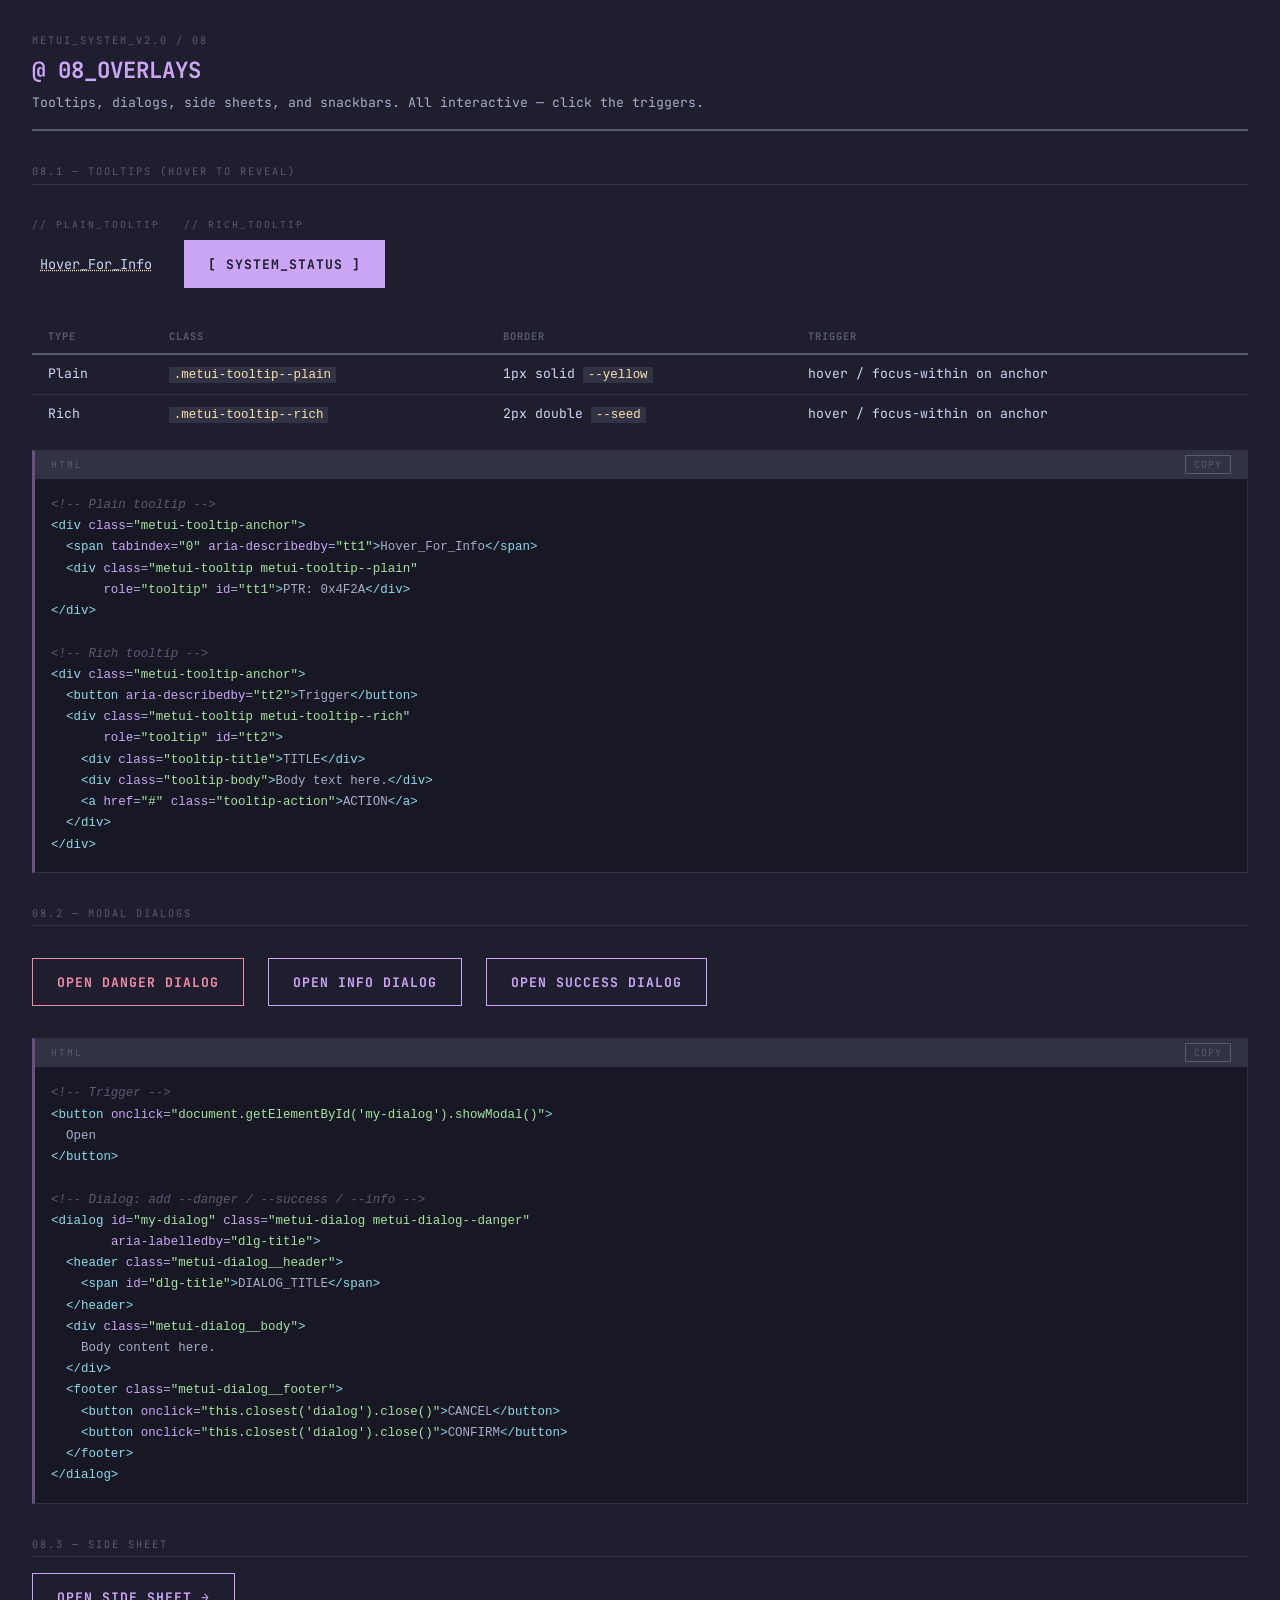
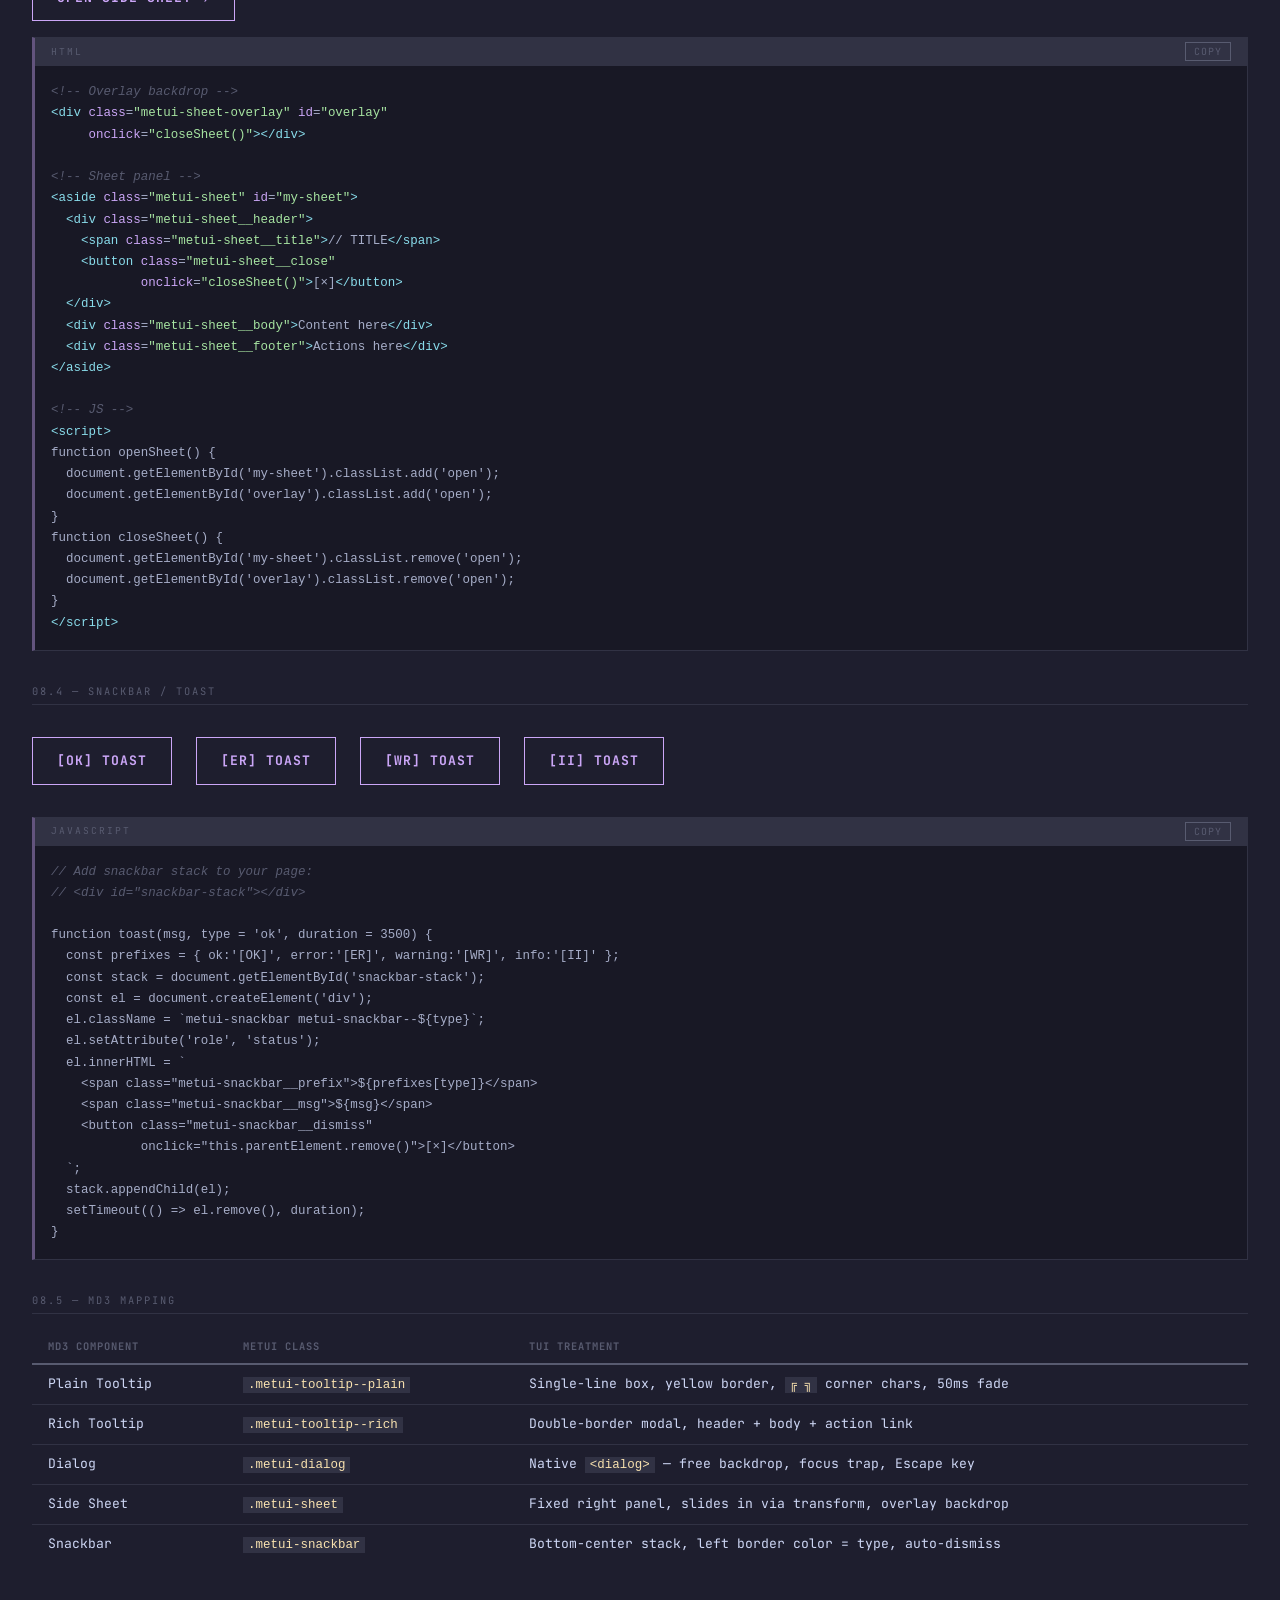
<file: sections/08-overlays.html>
<!DOCTYPE html>
<html lang="en">
<head>
<meta charset="UTF-8">
<meta name="viewport" content="width=device-width, initial-scale=1.0">
<title>METUI | 08_OVERLAYS</title>
<link href="https://fonts.googleapis.com/css2?family=JetBrains+Mono:wght@400;700&display=swap" rel="stylesheet">
<link rel="stylesheet" href="metui-base.css">
<style>

/* ============================================================
   METUI OVERLAY COMPONENTS

   .metui-tooltip          — plain + rich hover tooltips
   .metui-dialog           — modal dialog (uses <dialog>)
   .metui-sheet            — side sheet panel
   .metui-snackbar         — toast notification
   .metui-popover          — anchored rich popover
   ============================================================ */

/* ----------------------------------------------------------
   TOOLTIP
   Wrap trigger in .metui-tooltip-anchor; tooltip is sibling
   ---------------------------------------------------------- */
.metui-tooltip-anchor {
  position: relative;
  display: inline-flex;
  align-items: center;
}

.metui-tooltip {
  position: absolute;
  bottom: calc(100% + 6px);
  left: 0;
  z-index: 500;
  pointer-events: none;
  opacity: 0;
  transform: translateY(4px);
  transition:
    opacity  var(--dur-std) var(--ease-tui),
    transform var(--dur-std) var(--ease-tui);
  white-space: nowrap;
}
.metui-tooltip-anchor:hover   .metui-tooltip,
.metui-tooltip-anchor:focus-within .metui-tooltip {
  opacity: 1;
  transform: translateY(0);
}

/* Plain tooltip */
.metui-tooltip--plain {
  background: var(--surface-2);
  border: 1px solid var(--yellow);
  color: var(--yellow);
  font-size: 0.72rem;
  padding: 3px var(--sp-sm);
  box-shadow: 3px 3px 0 rgba(0,0,0,0.4);
}
.metui-tooltip--plain::before {
  content: "╔ ";
  opacity: 0.5;
}
.metui-tooltip--plain::after {
  content: " ╗";
  opacity: 0.5;
}

/* Rich tooltip */
.metui-tooltip--rich {
  background: var(--surface);
  border: 2px double var(--seed);
  color: var(--fg);
  font-size: 0.78rem;
  padding: var(--sp-md);
  min-width: 200px;
  white-space: normal;
  box-shadow: 6px 6px 0 rgba(0,0,0,0.4);
  pointer-events: auto;
}
.metui-tooltip--rich .tooltip-title {
  font-size: 0.72rem;
  font-weight: 700;
  color: var(--seed);
  border-bottom: 1px solid var(--outline);
  padding-bottom: var(--sp-xs);
  margin-bottom: var(--sp-sm);
  text-transform: uppercase;
  letter-spacing: 1px;
}
.metui-tooltip--rich .tooltip-body {
  color: var(--fg-muted);
  line-height: 1.6;
  margin-bottom: var(--sp-sm);
}
.metui-tooltip--rich .tooltip-action {
  font-size: 0.7rem;
  color: var(--seed);
  cursor: pointer;
  text-decoration: none;
}
.metui-tooltip--rich .tooltip-action::before { content: "> "; color: var(--fg-subtle); }

/* ----------------------------------------------------------
   DIALOG  (native <dialog> element)
   ---------------------------------------------------------- */
.metui-dialog {
  border: 2px solid var(--outline);
  background: var(--surface);
  color: var(--fg);
  font-family: 'JetBrains Mono', monospace;
  font-size: 14px;
  padding: 0;
  max-width: min(90vw, 480px);
  width: 100%;
}
.metui-dialog::backdrop {
  background: rgba(0,0,0,0.75);
  backdrop-filter: blur(2px);
}

.metui-dialog--danger  { border-color: var(--red); }
.metui-dialog--success { border-color: var(--green); }
.metui-dialog--info    { border-color: var(--cyan); }

.metui-dialog__header {
  display: flex;
  align-items: center;
  gap: var(--sp-sm);
  padding: var(--sp-md) var(--sp-lg);
  border-bottom: 1px solid var(--outline);
  font-size: 0.82rem;
  font-weight: 700;
  text-transform: uppercase;
  letter-spacing: 1px;
}
.metui-dialog--danger  .metui-dialog__header { color: var(--red);   border-bottom-color: var(--red); }
.metui-dialog--success .metui-dialog__header { color: var(--green); border-bottom-color: var(--green); }
.metui-dialog--info    .metui-dialog__header { color: var(--cyan);  border-bottom-color: var(--cyan); }

.metui-dialog__body {
  padding: var(--sp-lg);
  font-size: 0.85rem;
  color: var(--fg-muted);
  line-height: 1.7;
}
.metui-dialog__footer {
  display: flex;
  justify-content: flex-end;
  gap: var(--sp-sm);
  padding: var(--sp-md) var(--sp-lg);
  border-top: 1px solid var(--outline);
  flex-wrap: wrap;
}

/* ----------------------------------------------------------
   SIDE SHEET  (fixed right panel)
   ---------------------------------------------------------- */
.metui-sheet-overlay {
  position: fixed;
  inset: 0;
  background: rgba(0,0,0,0.5);
  z-index: 300;
  opacity: 0;
  pointer-events: none;
  transition: opacity var(--dur-std) var(--ease-smooth);
}
.metui-sheet-overlay.open {
  opacity: 1;
  pointer-events: auto;
}

.metui-sheet {
  position: fixed;
  top: 0; right: 0; bottom: 0;
  width: min(360px, 90vw);
  background: var(--surface);
  border-left: 2px solid var(--outline);
  z-index: 301;
  display: flex;
  flex-direction: column;
  transform: translateX(100%);
  transition: transform var(--dur-std) var(--ease-smooth);
}
.metui-sheet.open { transform: translateX(0); }

.metui-sheet__header {
  display: flex;
  align-items: center;
  justify-content: space-between;
  padding: var(--sp-md) var(--sp-lg);
  border-bottom: 2px solid var(--outline);
  flex-shrink: 0;
}
.metui-sheet__title {
  font-size: 0.85rem;
  font-weight: 700;
  color: var(--seed);
  text-transform: uppercase;
  letter-spacing: 1px;
}
.metui-sheet__close {
  background: none;
  border: 1px solid var(--outline);
  color: var(--fg-subtle);
  font-family: 'JetBrains Mono', monospace;
  font-size: 0.8rem;
  padding: 4px var(--sp-sm);
  cursor: pointer;
  min-height: var(--touch-target);
  min-width: var(--touch-target);
  transition: color var(--dur-fast), border-color var(--dur-fast);
}
.metui-sheet__close:hover { color: var(--red); border-color: var(--red); }
.metui-sheet__close:focus-visible { outline: 2px solid var(--seed); outline-offset: 2px; }

.metui-sheet__body {
  flex: 1;
  overflow-y: auto;
  padding: var(--sp-lg);
  scrollbar-width: thin;
  scrollbar-color: var(--outline) transparent;
}
.metui-sheet__footer {
  padding: var(--sp-md) var(--sp-lg);
  border-top: 1px solid var(--outline);
  flex-shrink: 0;
  display: flex;
  gap: var(--sp-sm);
  justify-content: flex-end;
}

/* ----------------------------------------------------------
   SNACKBAR  (toast notification, appears at bottom)
   ---------------------------------------------------------- */
#snackbar-stack {
  position: fixed;
  bottom: var(--sp-lg);
  left: 50%;
  transform: translateX(-50%);
  z-index: 600;
  display: flex;
  flex-direction: column-reverse;
  gap: var(--sp-sm);
  align-items: center;
  pointer-events: none;
  width: min(480px, 90vw);
}

.metui-snackbar {
  display: flex;
  align-items: center;
  justify-content: space-between;
  gap: var(--sp-md);
  padding: var(--sp-sm) var(--sp-md);
  background: var(--fg);
  color: var(--bg);
  font-size: 0.82rem;
  font-family: 'JetBrains Mono', monospace;
  width: 100%;
  pointer-events: auto;
  border-left: 4px solid var(--bg);
  animation: snackSlide 0.2s steps(4) forwards;
}
@keyframes snackSlide {
  from { opacity: 0; transform: translateY(12px); }
  to   { opacity: 1; transform: translateY(0); }
}
.metui-snackbar--ok      { border-left-color: var(--green); }
.metui-snackbar--error   { border-left-color: var(--red); background: var(--red); color: var(--bg); }
.metui-snackbar--warning { border-left-color: var(--yellow); }
.metui-snackbar--info    { border-left-color: var(--cyan); }

.metui-snackbar__msg { flex: 1; }
.metui-snackbar__prefix {
  font-weight: 700;
  margin-right: var(--sp-xs);
  flex-shrink: 0;
}
.metui-snackbar__dismiss {
  background: none;
  border: none;
  color: inherit;
  font-family: 'JetBrains Mono', monospace;
  font-size: 0.72rem;
  cursor: pointer;
  opacity: 0.7;
  padding: 2px var(--sp-xs);
  flex-shrink: 0;
}
.metui-snackbar__dismiss:hover { opacity: 1; }

/* shared button styles for demos */
.metui-btn {
  display: inline-flex; align-items: center; justify-content: center;
  gap: var(--sp-xs); min-height: var(--touch-target); padding: 0 var(--sp-lg);
  font-family: 'JetBrains Mono', monospace; font-size: 0.82rem; font-weight: 700;
  text-transform: uppercase; letter-spacing: 1px; cursor: pointer; border: none;
  background: transparent; color: var(--fg);
  transition: background var(--dur-fast) var(--ease-tui), color var(--dur-fast) var(--ease-tui),
              border-color var(--dur-fast) var(--ease-tui);
  white-space: nowrap;
}
.metui-btn:focus-visible { outline: 2px solid var(--seed); outline-offset: 2px; }
.metui-btn--filled   { background: var(--seed); color: var(--bg); }
.metui-btn--filled:hover { background: var(--tonal-80); }
.metui-btn--outlined { border: 1px solid var(--seed); color: var(--seed); }
.metui-btn--outlined:hover { background: var(--tonal-10); }
.metui-btn--text     { color: var(--seed); padding: 0 var(--sp-sm); }
.metui-btn--text::before { content: "> "; color: var(--fg-subtle); }
.metui-btn--danger.metui-btn--outlined { border-color: var(--red); color: var(--red); }
.metui-btn--danger.metui-btn--filled   { background: var(--red); color: var(--bg); }

/* CODE BLOCK */
.code-block { position: relative; background: var(--surface); border: 1px solid var(--surface-2); border-left: 3px solid var(--tonal-40); margin-top: var(--sp-md); }
.code-block__header { display: flex; align-items: center; justify-content: space-between; padding: var(--sp-xs) var(--sp-md); border-bottom: 1px solid var(--surface-2); background: var(--surface-2); }
.code-block__lang { font-size: 0.6rem; color: var(--fg-subtle); text-transform: uppercase; letter-spacing: 2px; }
.code-block__copy { background: none; border: 1px solid var(--outline); color: var(--fg-subtle); font-family: 'JetBrains Mono', monospace; font-size: 0.62rem; padding: 2px var(--sp-sm); cursor: pointer; text-transform: uppercase; letter-spacing: 1px; transition: color var(--dur-fast), border-color var(--dur-fast); }
.code-block__copy:hover { color: var(--seed); border-color: var(--seed); }
.code-block__copy:focus-visible { outline: 2px solid var(--seed); outline-offset: 2px; }
.code-block__copy.copied { color: var(--green); border-color: var(--green); }
.code-block pre { padding: var(--sp-md); overflow-x: auto; font-size: 0.78rem; line-height: 1.7; color: var(--fg-muted); margin: 0; white-space: pre; scrollbar-width: thin; scrollbar-color: var(--outline) transparent; }
.code-block pre .hl-tag  { color: var(--cyan); }
.code-block pre .hl-attr { color: var(--seed); }
.code-block pre .hl-val  { color: var(--green); }
.code-block pre .hl-com  { color: var(--fg-subtle); font-style: italic; }

.demo-row { display: flex; gap: var(--sp-lg); flex-wrap: wrap; align-items: flex-start; padding: var(--sp-md) 0; }
.demo-trigger-label { font-size: 0.6rem; color: var(--fg-subtle); text-transform: uppercase; letter-spacing: 2px; margin-bottom: var(--sp-sm); }

/* underline dotted trigger style */
.tooltip-trigger {
  text-decoration: underline dotted var(--yellow);
  cursor: help;
  color: var(--fg);
  font-size: 0.85rem;
  padding: var(--sp-sm);
  display: inline-block;
  min-height: var(--touch-target);
  display: inline-flex;
  align-items: center;
}
</style>
</head>
<body>

<header class="section-header">
  <div class="section-header__eyebrow">METUI_SYSTEM_v2.0 / 08</div>
  <h1 class="section-header__title">@ 08_OVERLAYS</h1>
  <p class="section-header__desc">Tooltips, dialogs, side sheets, and snackbars. All interactive — click the triggers.</p>
</header>

<!-- 08.1 TOOLTIPS -->
<section class="subsection" aria-labelledby="tooltip-label">
  <div id="tooltip-label" class="subsection__label">08.1 — Tooltips (hover to reveal)</div>

  <div class="demo-row">

    <div>
      <div class="demo-trigger-label">// PLAIN_TOOLTIP</div>
      <div class="metui-tooltip-anchor">
        <span class="tooltip-trigger" tabindex="0" aria-describedby="tt-plain">Hover_For_Info</span>
        <div class="metui-tooltip metui-tooltip--plain" role="tooltip" id="tt-plain">PTR: 0x4F2A · READ_ONLY</div>
      </div>
    </div>

    <div>
      <div class="demo-trigger-label">// RICH_TOOLTIP</div>
      <div class="metui-tooltip-anchor">
        <button class="metui-btn metui-btn--filled" aria-describedby="tt-rich">[ SYSTEM_STATUS ]</button>
        <div class="metui-tooltip metui-tooltip--rich" role="tooltip" id="tt-rich">
          <div class="tooltip-title">RICH_OVERLAY_v1</div>
          <div class="tooltip-body">Provides detailed metadata on the active process. Includes sub-actions.</div>
          <a href="#" class="tooltip-action" onclick="return false">VIEW_DETAILS</a>
        </div>
      </div>
    </div>

  </div>

  <table class="spec-table" style="margin-top:var(--sp-md)">
    <thead><tr><th>Type</th><th>Class</th><th>Border</th><th>Trigger</th></tr></thead>
    <tbody>
      <tr><td>Plain</td><td><code>.metui-tooltip--plain</code></td><td>1px solid <code>--yellow</code></td><td>hover / focus-within on anchor</td></tr>
      <tr><td>Rich</td><td><code>.metui-tooltip--rich</code></td><td>2px double <code>--seed</code></td><td>hover / focus-within on anchor</td></tr>
    </tbody>
  </table>

  <div class="code-block">
    <div class="code-block__header">
      <span class="code-block__lang">HTML</span>
      <button class="code-block__copy" onclick="copyCode(this,'tooltip')">COPY</button>
    </div>
    <pre id="code-tooltip"><span class="hl-com">&lt;!-- Plain tooltip --&gt;</span>
<span class="hl-tag">&lt;div</span> <span class="hl-attr">class</span>=<span class="hl-val">"metui-tooltip-anchor"</span><span class="hl-tag">&gt;</span>
  <span class="hl-tag">&lt;span</span> <span class="hl-attr">tabindex</span>=<span class="hl-val">"0"</span> <span class="hl-attr">aria-describedby</span>=<span class="hl-val">"tt1"</span><span class="hl-tag">&gt;</span>Hover_For_Info<span class="hl-tag">&lt;/span&gt;</span>
  <span class="hl-tag">&lt;div</span> <span class="hl-attr">class</span>=<span class="hl-val">"metui-tooltip metui-tooltip--plain"</span>
       <span class="hl-attr">role</span>=<span class="hl-val">"tooltip"</span> <span class="hl-attr">id</span>=<span class="hl-val">"tt1"</span><span class="hl-tag">&gt;</span>PTR: 0x4F2A<span class="hl-tag">&lt;/div&gt;</span>
<span class="hl-tag">&lt;/div&gt;</span>

<span class="hl-com">&lt;!-- Rich tooltip --&gt;</span>
<span class="hl-tag">&lt;div</span> <span class="hl-attr">class</span>=<span class="hl-val">"metui-tooltip-anchor"</span><span class="hl-tag">&gt;</span>
  <span class="hl-tag">&lt;button</span> <span class="hl-attr">aria-describedby</span>=<span class="hl-val">"tt2"</span><span class="hl-tag">&gt;</span>Trigger<span class="hl-tag">&lt;/button&gt;</span>
  <span class="hl-tag">&lt;div</span> <span class="hl-attr">class</span>=<span class="hl-val">"metui-tooltip metui-tooltip--rich"</span>
       <span class="hl-attr">role</span>=<span class="hl-val">"tooltip"</span> <span class="hl-attr">id</span>=<span class="hl-val">"tt2"</span><span class="hl-tag">&gt;</span>
    <span class="hl-tag">&lt;div</span> <span class="hl-attr">class</span>=<span class="hl-val">"tooltip-title"</span><span class="hl-tag">&gt;</span>TITLE<span class="hl-tag">&lt;/div&gt;</span>
    <span class="hl-tag">&lt;div</span> <span class="hl-attr">class</span>=<span class="hl-val">"tooltip-body"</span><span class="hl-tag">&gt;</span>Body text here.<span class="hl-tag">&lt;/div&gt;</span>
    <span class="hl-tag">&lt;a</span> <span class="hl-attr">href</span>=<span class="hl-val">"#"</span> <span class="hl-attr">class</span>=<span class="hl-val">"tooltip-action"</span><span class="hl-tag">&gt;</span>ACTION<span class="hl-tag">&lt;/a&gt;</span>
  <span class="hl-tag">&lt;/div&gt;</span>
<span class="hl-tag">&lt;/div&gt;</span></pre>
  </div>
</section>

<!-- 08.2 DIALOGS -->
<section class="subsection" aria-labelledby="dialog-label">
  <div id="dialog-label" class="subsection__label">08.2 — Modal Dialogs</div>

  <div class="demo-row">
    <button class="metui-btn metui-btn--outlined metui-btn--danger"
            onclick="document.getElementById('dlg-danger').showModal()">
      Open danger dialog
    </button>
    <button class="metui-btn metui-btn--outlined"
            onclick="document.getElementById('dlg-info').showModal()">
      Open info dialog
    </button>
    <button class="metui-btn metui-btn--outlined"
            onclick="document.getElementById('dlg-success').showModal()">
      Open success dialog
    </button>
  </div>

  <!-- Danger -->
  <dialog id="dlg-danger" class="metui-dialog metui-dialog--danger"
          aria-labelledby="dlg-danger-title">
    <header class="metui-dialog__header">
      <span aria-hidden="true">!</span>
      <span id="dlg-danger-title">SYSTEM_HALT — CONFIRM_DELETE</span>
    </header>
    <div class="metui-dialog__body">
      <p>This will permanently delete <code>prod_database.tar.gz</code> and all associated backups.</p>
      <br>
      <p>This action cannot be undone. Type <code>DELETE</code> to confirm.</p>
    </div>
    <footer class="metui-dialog__footer">
      <button class="metui-btn metui-btn--text" onclick="this.closest('dialog').close()">CANCEL</button>
      <button class="metui-btn metui-btn--filled metui-btn--danger"
              onclick="this.closest('dialog').close(); toast('File deleted.','error')">CONFIRM_DELETE</button>
    </footer>
  </dialog>

  <!-- Info -->
  <dialog id="dlg-info" class="metui-dialog metui-dialog--info"
          aria-labelledby="dlg-info-title">
    <header class="metui-dialog__header">
      <span aria-hidden="true">i</span>
      <span id="dlg-info-title">SYSTEM_INFO — RELEASE_NOTES</span>
    </header>
    <div class="metui-dialog__body">
      <p>METUI v2.0.0 is now available. This release includes:</p>
      <br>
      <p>— Full class-based component API<br>
         — Seed-color tonal engine via color-mix()<br>
         — Native &lt;dialog&gt; element integration<br>
         — 48px touch targets throughout</p>
    </div>
    <footer class="metui-dialog__footer">
      <button class="metui-btn metui-btn--filled" onclick="this.closest('dialog').close()">ACKNOWLEDGE</button>
    </footer>
  </dialog>

  <!-- Success -->
  <dialog id="dlg-success" class="metui-dialog metui-dialog--success"
          aria-labelledby="dlg-success-title">
    <header class="metui-dialog__header">
      <span aria-hidden="true">✓</span>
      <span id="dlg-success-title">DEPLOY_COMPLETE</span>
    </header>
    <div class="metui-dialog__body">
      <p>PROD_BUILD_v4.2.1 deployed successfully to all 3 regions.</p>
      <br>
      <p style="font-size:0.75rem;color:var(--fg-subtle)">us-east-1 · eu-west-2 · ap-southeast-1</p>
    </div>
    <footer class="metui-dialog__footer">
      <button class="metui-btn metui-btn--text" onclick="this.closest('dialog').close()">VIEW_LOGS</button>
      <button class="metui-btn metui-btn--filled" onclick="this.closest('dialog').close()">DONE</button>
    </footer>
  </dialog>

  <div class="code-block">
    <div class="code-block__header">
      <span class="code-block__lang">HTML</span>
      <button class="code-block__copy" onclick="copyCode(this,'dialog')">COPY</button>
    </div>
    <pre id="code-dialog"><span class="hl-com">&lt;!-- Trigger --&gt;</span>
<span class="hl-tag">&lt;button</span> <span class="hl-attr">onclick</span>=<span class="hl-val">"document.getElementById('my-dialog').showModal()"</span><span class="hl-tag">&gt;</span>
  Open
<span class="hl-tag">&lt;/button&gt;</span>

<span class="hl-com">&lt;!-- Dialog: add --danger / --success / --info --&gt;</span>
<span class="hl-tag">&lt;dialog</span> <span class="hl-attr">id</span>=<span class="hl-val">"my-dialog"</span> <span class="hl-attr">class</span>=<span class="hl-val">"metui-dialog metui-dialog--danger"</span>
        <span class="hl-attr">aria-labelledby</span>=<span class="hl-val">"dlg-title"</span><span class="hl-tag">&gt;</span>
  <span class="hl-tag">&lt;header</span> <span class="hl-attr">class</span>=<span class="hl-val">"metui-dialog__header"</span><span class="hl-tag">&gt;</span>
    <span class="hl-tag">&lt;span</span> <span class="hl-attr">id</span>=<span class="hl-val">"dlg-title"</span><span class="hl-tag">&gt;</span>DIALOG_TITLE<span class="hl-tag">&lt;/span&gt;</span>
  <span class="hl-tag">&lt;/header&gt;</span>
  <span class="hl-tag">&lt;div</span> <span class="hl-attr">class</span>=<span class="hl-val">"metui-dialog__body"</span><span class="hl-tag">&gt;</span>
    Body content here.
  <span class="hl-tag">&lt;/div&gt;</span>
  <span class="hl-tag">&lt;footer</span> <span class="hl-attr">class</span>=<span class="hl-val">"metui-dialog__footer"</span><span class="hl-tag">&gt;</span>
    <span class="hl-tag">&lt;button</span> <span class="hl-attr">onclick</span>=<span class="hl-val">"this.closest('dialog').close()"</span><span class="hl-tag">&gt;</span>CANCEL<span class="hl-tag">&lt;/button&gt;</span>
    <span class="hl-tag">&lt;button</span> <span class="hl-attr">onclick</span>=<span class="hl-val">"this.closest('dialog').close()"</span><span class="hl-tag">&gt;</span>CONFIRM<span class="hl-tag">&lt;/button&gt;</span>
  <span class="hl-tag">&lt;/footer&gt;</span>
<span class="hl-tag">&lt;/dialog&gt;</span></pre>
  </div>
</section>

<!-- 08.3 SIDE SHEET -->
<section class="subsection" aria-labelledby="sheet-label">
  <div id="sheet-label" class="subsection__label">08.3 — Side Sheet</div>

  <button class="metui-btn metui-btn--outlined" onclick="openSheet()">
    Open side sheet →
  </button>

  <div class="metui-sheet-overlay" id="sheet-overlay" onclick="closeSheet()" aria-hidden="true"></div>

  <aside class="metui-sheet" id="main-sheet" role="complementary" aria-label="Detail panel">
    <div class="metui-sheet__header">
      <span class="metui-sheet__title">// PROCESS_DETAIL</span>
      <button class="metui-sheet__close" onclick="closeSheet()" aria-label="Close side sheet">[×]</button>
    </div>
    <div class="metui-sheet__body">
      <div style="font-size:0.65rem;color:var(--fg-subtle);text-transform:uppercase;letter-spacing:2px;margin-bottom:var(--sp-sm)">// PID_1042</div>
      <div style="font-size:1.0rem;font-weight:700;color:var(--seed);margin-bottom:var(--sp-md)">kernel_sched</div>
      <table class="spec-table">
        <tbody>
          <tr><td style="color:var(--fg-subtle);width:80px">STATUS</td><td style="color:var(--green)">RUNNING</td></tr>
          <tr><td style="color:var(--fg-subtle)">CPU</td><td>0.02%</td></tr>
          <tr><td style="color:var(--fg-subtle)">MEM</td><td>2.1 GB</td></tr>
          <tr><td style="color:var(--fg-subtle)">THREADS</td><td>4</td></tr>
          <tr><td style="color:var(--fg-subtle)">OWNER</td><td>root</td></tr>
          <tr><td style="color:var(--fg-subtle)">STARTED</td><td>09:14:22</td></tr>
        </tbody>
      </table>
      <div style="margin-top:var(--sp-lg);font-size:0.65rem;color:var(--fg-subtle);text-transform:uppercase;letter-spacing:2px;margin-bottom:var(--sp-sm)">// RECENT_LOGS</div>
      <div style="font-size:0.75rem;color:var(--fg-muted);line-height:2">
        <span style="color:var(--green)">[OK]</span> 09:14:22 boot sequence complete<br>
        <span style="color:var(--green)">[OK]</span> 09:14:23 scheduler initialized<br>
        <span style="color:var(--yellow)">[WR]</span> 09:15:01 load spike detected
      </div>
    </div>
    <div class="metui-sheet__footer">
      <button class="metui-btn metui-btn--outlined metui-btn--danger" onclick="closeSheet()">KILL_PROCESS</button>
      <button class="metui-btn metui-btn--filled" onclick="closeSheet()">CLOSE</button>
    </div>
  </aside>

  <div class="code-block">
    <div class="code-block__header">
      <span class="code-block__lang">HTML</span>
      <button class="code-block__copy" onclick="copyCode(this,'sheet')">COPY</button>
    </div>
    <pre id="code-sheet"><span class="hl-com">&lt;!-- Overlay backdrop --&gt;</span>
<span class="hl-tag">&lt;div</span> <span class="hl-attr">class</span>=<span class="hl-val">"metui-sheet-overlay"</span> <span class="hl-attr">id</span>=<span class="hl-val">"overlay"</span>
     <span class="hl-attr">onclick</span>=<span class="hl-val">"closeSheet()"</span><span class="hl-tag">&gt;&lt;/div&gt;</span>

<span class="hl-com">&lt;!-- Sheet panel --&gt;</span>
<span class="hl-tag">&lt;aside</span> <span class="hl-attr">class</span>=<span class="hl-val">"metui-sheet"</span> <span class="hl-attr">id</span>=<span class="hl-val">"my-sheet"</span><span class="hl-tag">&gt;</span>
  <span class="hl-tag">&lt;div</span> <span class="hl-attr">class</span>=<span class="hl-val">"metui-sheet__header"</span><span class="hl-tag">&gt;</span>
    <span class="hl-tag">&lt;span</span> <span class="hl-attr">class</span>=<span class="hl-val">"metui-sheet__title"</span><span class="hl-tag">&gt;</span>// TITLE<span class="hl-tag">&lt;/span&gt;</span>
    <span class="hl-tag">&lt;button</span> <span class="hl-attr">class</span>=<span class="hl-val">"metui-sheet__close"</span>
            <span class="hl-attr">onclick</span>=<span class="hl-val">"closeSheet()"</span><span class="hl-tag">&gt;</span>[×]<span class="hl-tag">&lt;/button&gt;</span>
  <span class="hl-tag">&lt;/div&gt;</span>
  <span class="hl-tag">&lt;div</span> <span class="hl-attr">class</span>=<span class="hl-val">"metui-sheet__body"</span><span class="hl-tag">&gt;</span>Content here<span class="hl-tag">&lt;/div&gt;</span>
  <span class="hl-tag">&lt;div</span> <span class="hl-attr">class</span>=<span class="hl-val">"metui-sheet__footer"</span><span class="hl-tag">&gt;</span>Actions here<span class="hl-tag">&lt;/div&gt;</span>
<span class="hl-tag">&lt;/aside&gt;</span>

<span class="hl-com">&lt;!-- JS --&gt;</span>
<span class="hl-tag">&lt;script&gt;</span>
function openSheet() {
  document.getElementById('my-sheet').classList.add('open');
  document.getElementById('overlay').classList.add('open');
}
function closeSheet() {
  document.getElementById('my-sheet').classList.remove('open');
  document.getElementById('overlay').classList.remove('open');
}
<span class="hl-tag">&lt;/script&gt;</span></pre>
  </div>
</section>

<!-- 08.4 SNACKBAR -->
<section class="subsection" aria-labelledby="snack-label">
  <div id="snack-label" class="subsection__label">08.4 — Snackbar / Toast</div>

  <div class="demo-row">
    <button class="metui-btn metui-btn--outlined" onclick="toast('Operation completed successfully.','ok')">[OK] Toast</button>
    <button class="metui-btn metui-btn--outlined" onclick="toast('Connection timed out on port 22.','error')">[ER] Toast</button>
    <button class="metui-btn metui-btn--outlined" onclick="toast('Disk usage above 80% threshold.','warning')">[WR] Toast</button>
    <button class="metui-btn metui-btn--outlined" onclick="toast('New release v2.1.0 available.','info')">[II] Toast</button>
  </div>

  <div class="code-block">
    <div class="code-block__header">
      <span class="code-block__lang">JavaScript</span>
      <button class="code-block__copy" onclick="copyCode(this,'snack')">COPY</button>
    </div>
    <pre id="code-snack"><span class="hl-com">// Add snackbar stack to your page:</span>
<span class="hl-com">// &lt;div id="snackbar-stack"&gt;&lt;/div&gt;</span>

function toast(msg, type = 'ok', duration = 3500) {
  const prefixes = { ok:'[OK]', error:'[ER]', warning:'[WR]', info:'[II]' };
  const stack = document.getElementById('snackbar-stack');
  const el = document.createElement('div');
  el.className = `metui-snackbar metui-snackbar--${type}`;
  el.setAttribute('role', 'status');
  el.innerHTML = `
    &lt;span class="metui-snackbar__prefix"&gt;${prefixes[type]}&lt;/span&gt;
    &lt;span class="metui-snackbar__msg"&gt;${msg}&lt;/span&gt;
    &lt;button class="metui-snackbar__dismiss"
            onclick="this.parentElement.remove()"&gt;[×]&lt;/button&gt;
  `;
  stack.appendChild(el);
  setTimeout(() => el.remove(), duration);
}</pre>
  </div>
</section>

<!-- 08.5 SPEC TABLE -->
<section class="subsection" aria-labelledby="spec-label">
  <div id="spec-label" class="subsection__label">08.5 — MD3 Mapping</div>
  <table class="spec-table">
    <thead><tr><th>MD3 Component</th><th>METUI Class</th><th>TUI Treatment</th></tr></thead>
    <tbody>
      <tr><td>Plain Tooltip</td><td><code>.metui-tooltip--plain</code></td><td>Single-line box, yellow border, <code>╔ ╗</code> corner chars, 50ms fade</td></tr>
      <tr><td>Rich Tooltip</td><td><code>.metui-tooltip--rich</code></td><td>Double-border modal, header + body + action link</td></tr>
      <tr><td>Dialog</td><td><code>.metui-dialog</code></td><td>Native <code>&lt;dialog&gt;</code> — free backdrop, focus trap, Escape key</td></tr>
      <tr><td>Side Sheet</td><td><code>.metui-sheet</code></td><td>Fixed right panel, slides in via transform, overlay backdrop</td></tr>
      <tr><td>Snackbar</td><td><code>.metui-snackbar</code></td><td>Bottom-center stack, left border color = type, auto-dismiss</td></tr>
    </tbody>
  </table>
</section>

<!-- SNACKBAR STACK HOST -->
<div id="snackbar-stack" aria-live="polite" aria-atomic="false"></div>

<script>
function openSheet() {
  document.getElementById('main-sheet').classList.add('open');
  document.getElementById('sheet-overlay').classList.add('open');
}
function closeSheet() {
  document.getElementById('main-sheet').classList.remove('open');
  document.getElementById('sheet-overlay').classList.remove('open');
}

function toast(msg, type = 'ok', duration = 3500) {
  const prefixes = { ok: '[OK]', error: '[ER]', warning: '[WR]', info: '[II]' };
  const stack = document.getElementById('snackbar-stack');
  const el = document.createElement('div');
  el.className = `metui-snackbar metui-snackbar--${type}`;
  el.setAttribute('role', 'status');
  el.innerHTML = `
    <span class="metui-snackbar__prefix">${prefixes[type] || '[--]'}</span>
    <span class="metui-snackbar__msg">${msg}</span>
    <button class="metui-snackbar__dismiss" onclick="this.parentElement.remove()" aria-label="Dismiss">[×]</button>
  `;
  stack.appendChild(el);
  setTimeout(() => { if (el.parentElement) el.remove(); }, duration);
}

function copyCode(btn, id) {
  const pre = document.getElementById('code-' + id);
  if (!pre) return;
  navigator.clipboard.writeText(pre.innerText).then(() => {
    btn.textContent = 'COPIED'; btn.classList.add('copied');
    setTimeout(() => { btn.textContent = 'COPY'; btn.classList.remove('copied'); }, 1800);
  });
}

window.addEventListener('message', e => {
  if (e.data?.type !== 'METUI_THEME') return;
  const root = document.documentElement;
  Object.entries(e.data.theme).forEach(([k,v]) => root.style.setProperty(k, v));
});
</script>
</body>
</html>
</file>
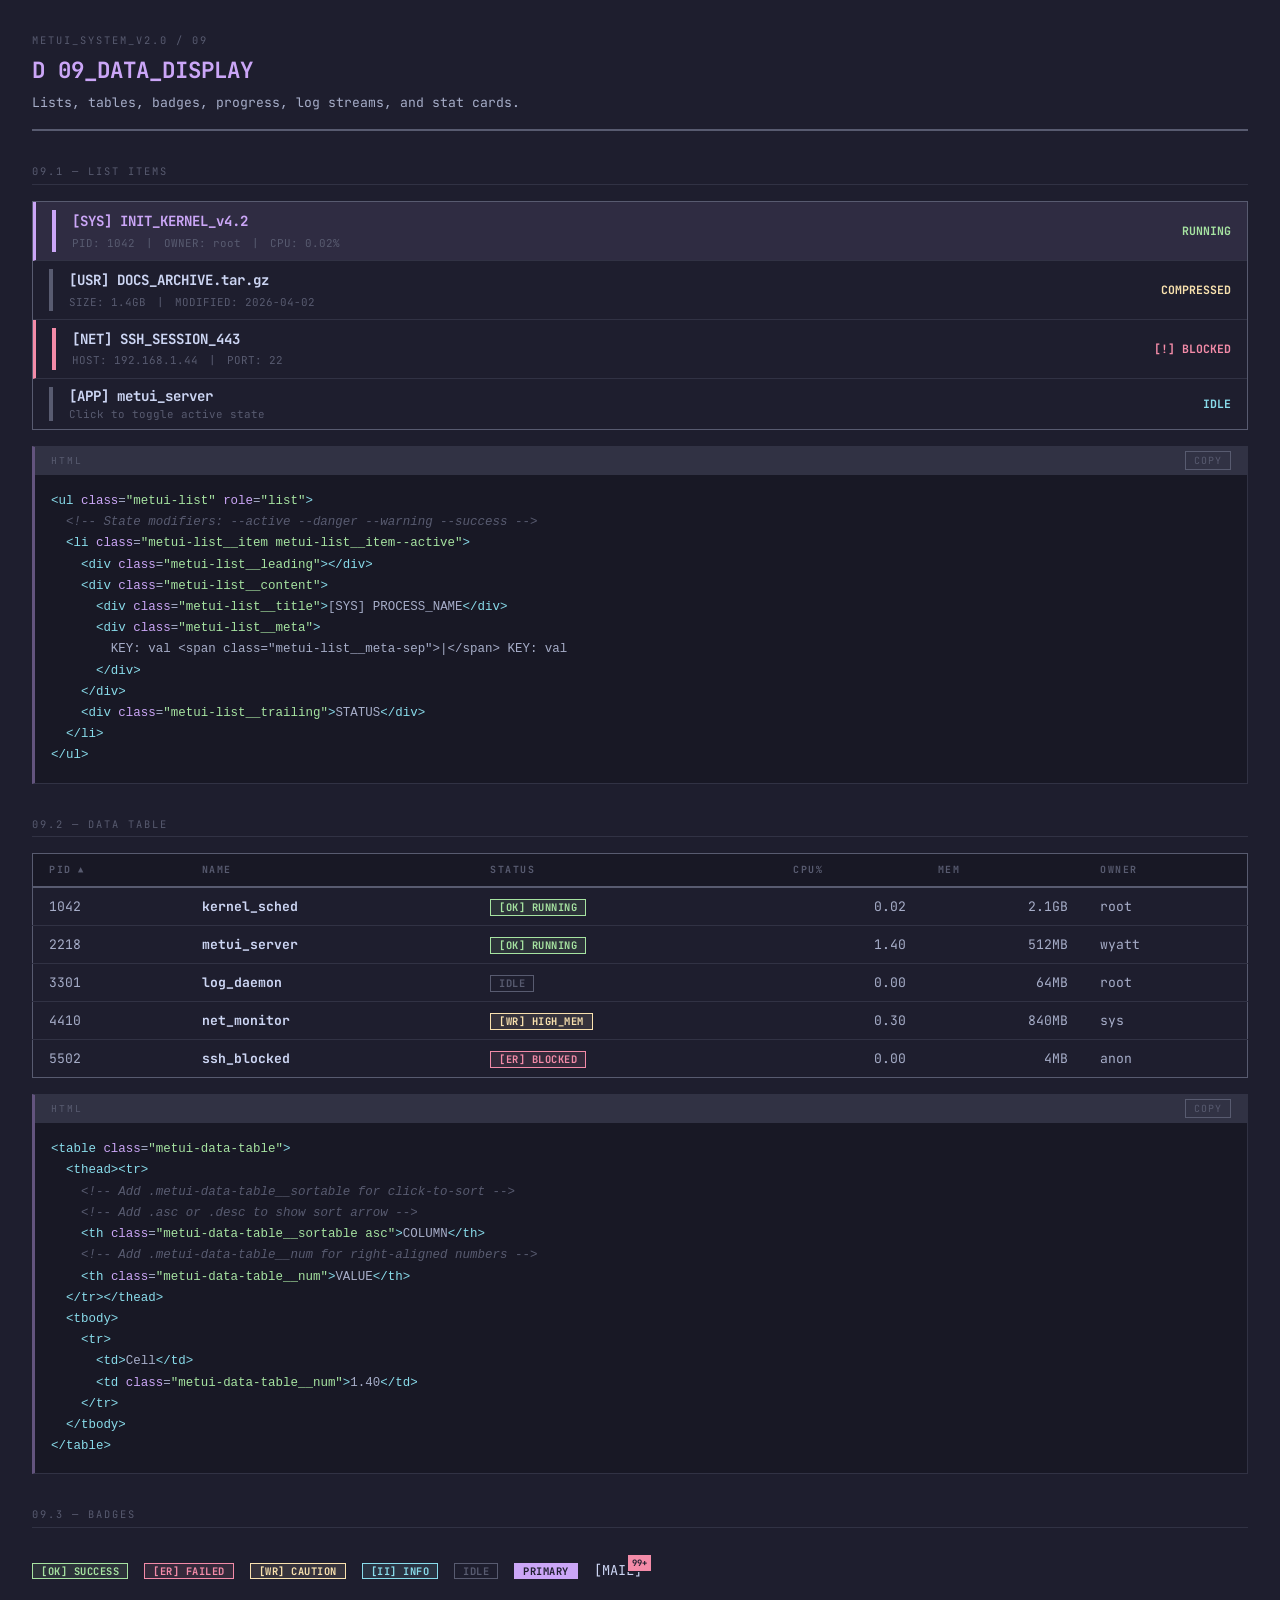
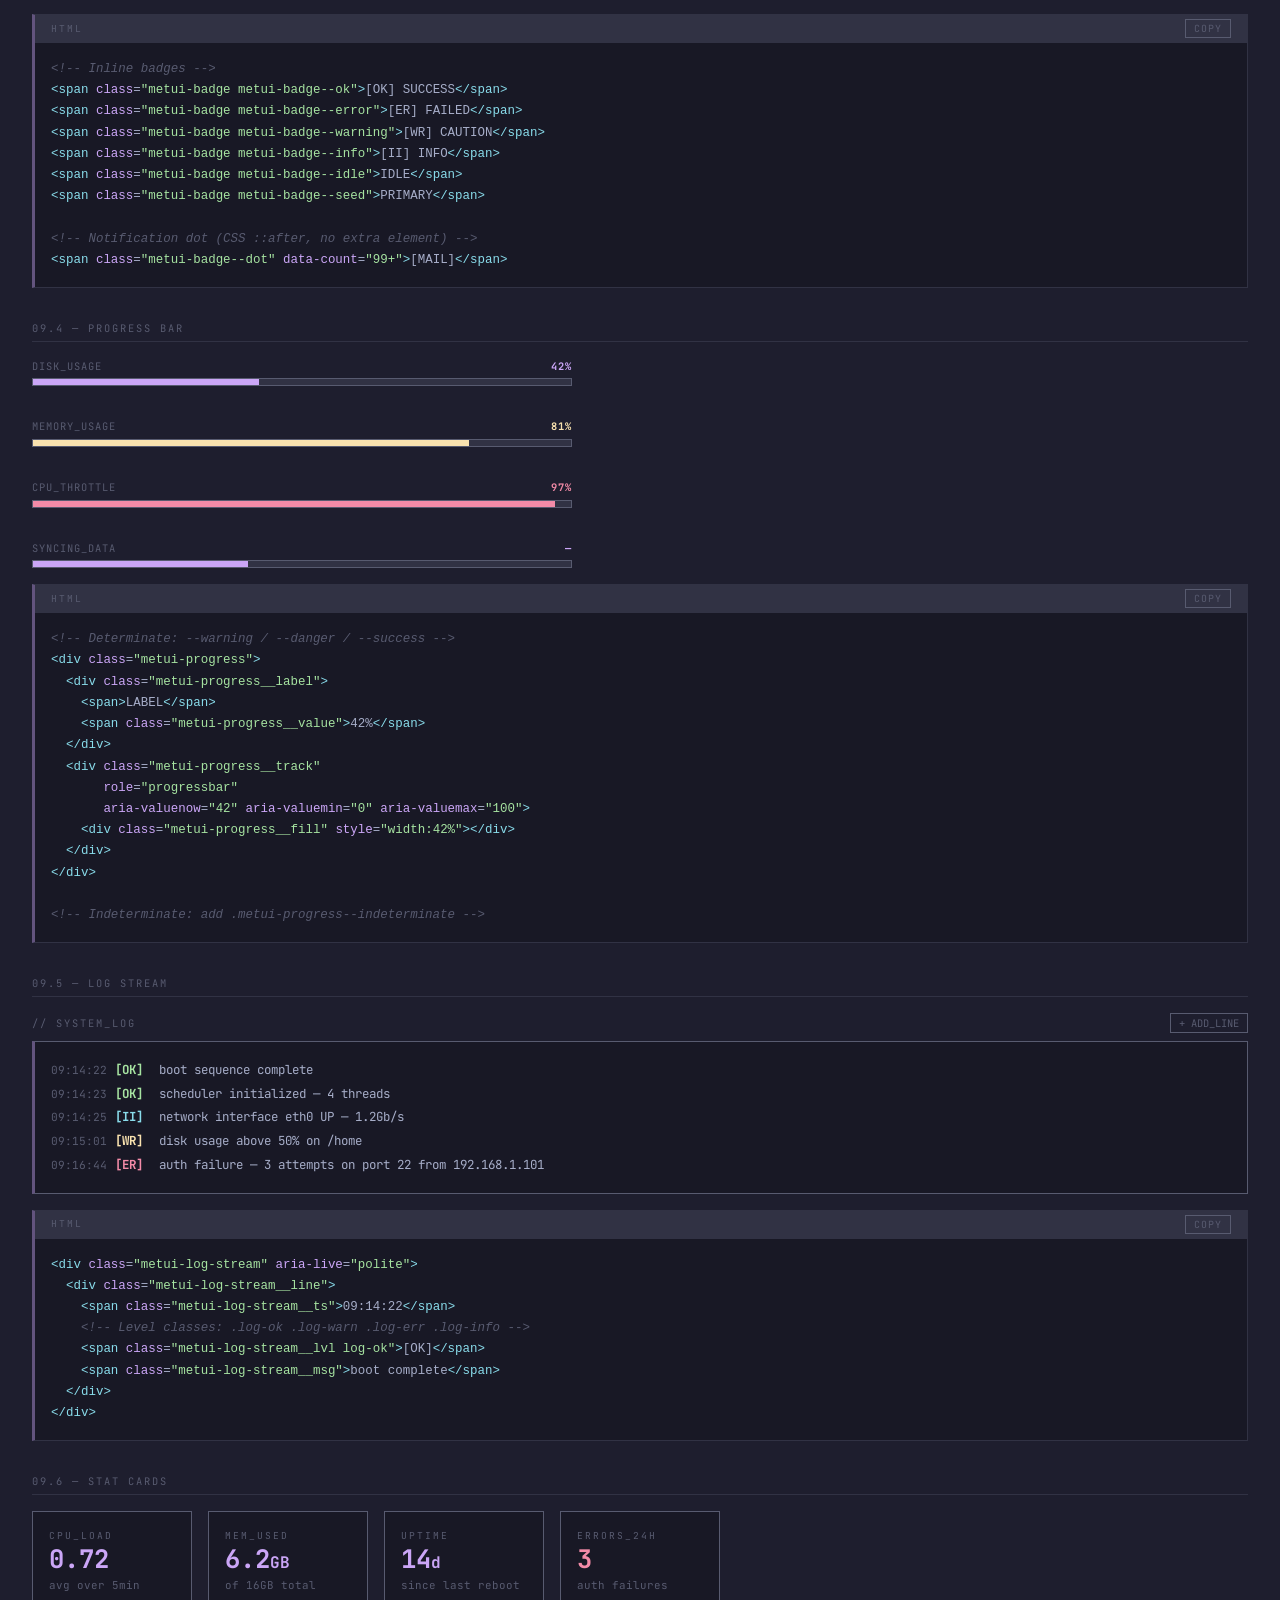
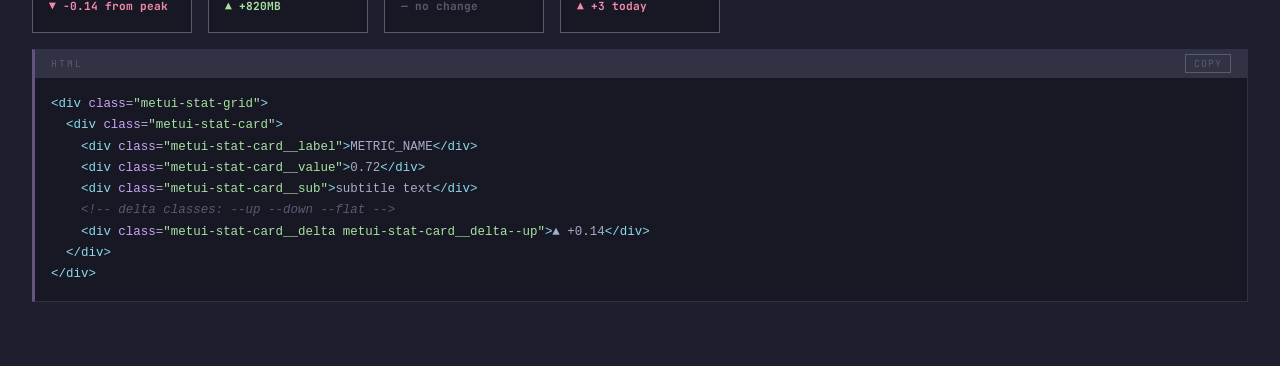
<file: sections/09-data.html>
<!DOCTYPE html>
<html lang="en">
<head>
<meta charset="UTF-8">
<meta name="viewport" content="width=device-width, initial-scale=1.0">
<title>METUI | 09_DATA_DISPLAY</title>
<link href="https://fonts.googleapis.com/css2?family=JetBrains+Mono:wght@400;700&display=swap" rel="stylesheet">
<link rel="stylesheet" href="metui-base.css">
<style>

/* ============================================================
   METUI DATA DISPLAY COMPONENTS

   .metui-list            — item list
   .metui-data-table      — structured table
   .metui-badge           — inline status badge
   .metui-progress        — progress bar
   .metui-log-stream      — scrollable log output
   .metui-stat-card       — metric display card
   ============================================================ */

/* ----------------------------------------------------------
   LIST
   ---------------------------------------------------------- */
.metui-list {
  display: flex;
  flex-direction: column;
  border: 1px solid var(--outline);
}

.metui-list__item {
  display: flex;
  align-items: center;
  justify-content: space-between;
  gap: var(--sp-md);
  padding: var(--sp-sm) var(--sp-md);
  min-height: var(--touch-target);
  border-bottom: 1px solid var(--surface-2);
  background: transparent;
  transition: background var(--dur-fast) var(--ease-tui);
}
.metui-list__item:last-child { border-bottom: none; }

.metui-list__item--interactive {
  cursor: pointer;
  border: none;
  width: 100%;
  text-align: left;
  font-family: 'JetBrains Mono', monospace;
  font-size: 14px;
  color: var(--fg);
}
.metui-list__item--interactive:hover { background: var(--surface-2); }
.metui-list__item--interactive:focus-visible { outline: 2px solid var(--seed); outline-offset: -2px; }

.metui-list__item--active { border-left: 3px solid var(--seed); background: var(--tonal-10); }
.metui-list__item--danger  { border-left: 3px solid var(--red); }

.metui-list__leading {
  width: 4px;
  align-self: stretch;
  flex-shrink: 0;
  background: var(--outline);
}
.metui-list__item--active  .metui-list__leading { background: var(--seed); }
.metui-list__item--danger  .metui-list__leading { background: var(--red); }
.metui-list__item--success .metui-list__leading { background: var(--green); }
.metui-list__item--warning .metui-list__leading { background: var(--yellow); }

.metui-list__content { flex: 1; min-width: 0; }
.metui-list__title {
  font-size: 0.88rem;
  font-weight: 700;
  color: var(--fg);
  white-space: nowrap;
  overflow: hidden;
  text-overflow: ellipsis;
}
.metui-list__item--active .metui-list__title { color: var(--seed); }
.metui-list__meta {
  font-size: 0.68rem;
  color: var(--fg-subtle);
  margin-top: 2px;
}
.metui-list__meta-sep { margin: 0 4px; color: var(--outline); }

.metui-list__trailing {
  flex-shrink: 0;
  font-size: 0.72rem;
  font-weight: 700;
  text-transform: uppercase;
}

/* ----------------------------------------------------------
   DATA TABLE
   ---------------------------------------------------------- */
.metui-data-table {
  width: 100%;
  border-collapse: collapse;
  font-size: 0.82rem;
  border: 1px solid var(--outline);
}
.metui-data-table th {
  text-align: left;
  color: var(--fg-subtle);
  background: var(--surface);
  border-bottom: 2px solid var(--outline);
  padding: var(--sp-sm) var(--sp-md);
  text-transform: uppercase;
  font-size: 0.62rem;
  letter-spacing: 1.5px;
  white-space: nowrap;
}
.metui-data-table td {
  padding: var(--sp-sm) var(--sp-md);
  border-bottom: 1px solid var(--surface-2);
  vertical-align: middle;
  color: var(--fg-muted);
}
.metui-data-table tr:last-child td { border-bottom: none; }
.metui-data-table tr:hover td { background: color-mix(in srgb, var(--seed) 4%, var(--bg)); }
.metui-data-table__sortable {
  cursor: pointer;
  user-select: none;
}
.metui-data-table__sortable:hover { color: var(--seed); }
.metui-data-table__sortable.asc::after  { content: " ▲"; font-size: 0.55rem; }
.metui-data-table__sortable.desc::after { content: " ▼"; font-size: 0.55rem; }
.metui-data-table__num { text-align: right; font-variant-numeric: tabular-nums; color: var(--fg); }

/* ----------------------------------------------------------
   BADGE
   ---------------------------------------------------------- */
.metui-badge {
  display: inline-flex;
  align-items: center;
  gap: 3px;
  font-size: 0.65rem;
  font-weight: 700;
  text-transform: uppercase;
  letter-spacing: 0.5px;
  padding: 2px var(--sp-sm);
  border: 1px solid;
  white-space: nowrap;
  line-height: 1;
}
.metui-badge--ok      { color: var(--green);  border-color: var(--green);  background: color-mix(in srgb, var(--green)  10%, transparent); }
.metui-badge--error   { color: var(--red);    border-color: var(--red);    background: color-mix(in srgb, var(--red)    10%, transparent); }
.metui-badge--warning { color: var(--yellow); border-color: var(--yellow); background: color-mix(in srgb, var(--yellow) 10%, transparent); }
.metui-badge--info    { color: var(--cyan);   border-color: var(--cyan);   background: color-mix(in srgb, var(--cyan)   10%, transparent); }
.metui-badge--idle    { color: var(--fg-subtle); border-color: var(--outline); }
.metui-badge--seed    { color: var(--bg); border-color: var(--seed); background: var(--seed); }

/* notification dot */
.metui-badge--dot {
  position: relative;
  display: inline-block;
}
.metui-badge--dot::after {
  content: attr(data-count);
  position: absolute;
  top: -6px; right: -10px;
  background: var(--red);
  color: var(--bg);
  font-size: 0.55rem;
  font-weight: 700;
  padding: 1px 4px;
  min-width: 16px;
  text-align: center;
  border: 1px solid var(--bg);
}

/* ----------------------------------------------------------
   PROGRESS BAR
   ---------------------------------------------------------- */
.metui-progress {
  display: flex;
  flex-direction: column;
  gap: var(--sp-xs);
}
.metui-progress__label {
  display: flex;
  justify-content: space-between;
  font-size: 0.65rem;
  color: var(--fg-subtle);
  text-transform: uppercase;
  letter-spacing: 1px;
}
.metui-progress__value { color: var(--seed); font-weight: 700; }
.metui-progress__track {
  height: 8px;
  background: var(--surface-2);
  border: 1px solid var(--outline);
  overflow: hidden;
}
.metui-progress__fill {
  height: 100%;
  background: var(--seed);
  transition: width var(--dur-std) var(--ease-tui);
}
.metui-progress--warning .metui-progress__fill { background: var(--yellow); }
.metui-progress--danger  .metui-progress__fill { background: var(--red); }
.metui-progress--success .metui-progress__fill { background: var(--green); }

/* indeterminate */
.metui-progress--indeterminate .metui-progress__fill {
  width: 40% !important;
  animation: indeterminate 1.2s steps(8) infinite;
}
@keyframes indeterminate {
  0%   { transform: translateX(-100%); }
  100% { transform: translateX(350%); }
}

/* ----------------------------------------------------------
   LOG STREAM
   ---------------------------------------------------------- */
.metui-log-stream {
  background: var(--surface);
  border: 1px solid var(--outline);
  border-left: 3px solid var(--tonal-40);
  font-size: 0.78rem;
  line-height: 1.9;
  overflow-y: auto;
  max-height: 240px;
  padding: var(--sp-md);
  scrollbar-width: thin;
  scrollbar-color: var(--outline) transparent;
}
.metui-log-stream__line { display: flex; gap: var(--sp-sm); align-items: baseline; }
.metui-log-stream__ts   { color: var(--fg-subtle); flex-shrink: 0; font-size: 0.7rem; user-select: none; }
.metui-log-stream__lvl  { font-weight: 700; flex-shrink: 0; width: 36px; }
.metui-log-stream__msg  { color: var(--fg-muted); word-break: break-word; }
.log-ok   { color: var(--green); }
.log-warn { color: var(--yellow); }
.log-err  { color: var(--red); }
.log-info { color: var(--cyan); }

/* ----------------------------------------------------------
   STAT CARD
   ---------------------------------------------------------- */
.metui-stat-grid {
  display: grid;
  grid-template-columns: repeat(auto-fill, minmax(min(100%, 160px), 1fr));
  gap: var(--sp-md);
}
.metui-stat-card {
  border: 1px solid var(--outline);
  padding: var(--sp-md);
  background: var(--surface);
  display: flex;
  flex-direction: column;
  gap: var(--sp-xs);
}
.metui-stat-card__label {
  font-size: 0.6rem;
  color: var(--fg-subtle);
  text-transform: uppercase;
  letter-spacing: 2px;
}
.metui-stat-card__value {
  font-size: 1.6rem;
  font-weight: 700;
  color: var(--seed);
  line-height: 1;
}
.metui-stat-card__sub {
  font-size: 0.68rem;
  color: var(--fg-subtle);
}
.metui-stat-card__delta {
  font-size: 0.7rem;
  font-weight: 700;
}
.metui-stat-card__delta--up   { color: var(--green); }
.metui-stat-card__delta--down { color: var(--red); }
.metui-stat-card__delta--flat { color: var(--fg-subtle); }

/* CODE BLOCK */
.code-block { position: relative; background: var(--surface); border: 1px solid var(--surface-2); border-left: 3px solid var(--tonal-40); margin-top: var(--sp-md); }
.code-block__header { display: flex; align-items: center; justify-content: space-between; padding: var(--sp-xs) var(--sp-md); border-bottom: 1px solid var(--surface-2); background: var(--surface-2); }
.code-block__lang { font-size: 0.6rem; color: var(--fg-subtle); text-transform: uppercase; letter-spacing: 2px; }
.code-block__copy { background: none; border: 1px solid var(--outline); color: var(--fg-subtle); font-family: 'JetBrains Mono', monospace; font-size: 0.62rem; padding: 2px var(--sp-sm); cursor: pointer; text-transform: uppercase; letter-spacing: 1px; transition: color var(--dur-fast), border-color var(--dur-fast); }
.code-block__copy:hover { color: var(--seed); border-color: var(--seed); }
.code-block__copy.copied { color: var(--green); border-color: var(--green); }
.code-block pre { padding: var(--sp-md); overflow-x: auto; font-size: 0.78rem; line-height: 1.7; color: var(--fg-muted); margin: 0; white-space: pre; scrollbar-width: thin; scrollbar-color: var(--outline) transparent; }
.code-block pre .hl-tag  { color: var(--cyan); }
.code-block pre .hl-attr { color: var(--seed); }
.code-block pre .hl-val  { color: var(--green); }
.code-block pre .hl-com  { color: var(--fg-subtle); font-style: italic; }
</style>
</head>
<body>

<header class="section-header">
  <div class="section-header__eyebrow">METUI_SYSTEM_v2.0 / 09</div>
  <h1 class="section-header__title">D 09_DATA_DISPLAY</h1>
  <p class="section-header__desc">Lists, tables, badges, progress, log streams, and stat cards.</p>
</header>

<!-- 09.1 LIST -->
<section class="subsection" aria-labelledby="list-label">
  <div id="list-label" class="subsection__label">09.1 — List Items</div>

  <ul class="metui-list" role="list">
    <li class="metui-list__item metui-list__item--active">
      <div class="metui-list__leading" aria-hidden="true"></div>
      <div class="metui-list__content">
        <div class="metui-list__title">[SYS] INIT_KERNEL_v4.2</div>
        <div class="metui-list__meta">
          PID: 1042
          <span class="metui-list__meta-sep">|</span>
          OWNER: root
          <span class="metui-list__meta-sep">|</span>
          CPU: 0.02%
        </div>
      </div>
      <div class="metui-list__trailing" style="color:var(--green)">RUNNING</div>
    </li>
    <li class="metui-list__item">
      <div class="metui-list__leading" aria-hidden="true"></div>
      <div class="metui-list__content">
        <div class="metui-list__title">[USR] DOCS_ARCHIVE.tar.gz</div>
        <div class="metui-list__meta">
          SIZE: 1.4GB
          <span class="metui-list__meta-sep">|</span>
          MODIFIED: 2026-04-02
        </div>
      </div>
      <div class="metui-list__trailing" style="color:var(--yellow)">COMPRESSED</div>
    </li>
    <li class="metui-list__item metui-list__item--danger">
      <div class="metui-list__leading" aria-hidden="true"></div>
      <div class="metui-list__content">
        <div class="metui-list__title">[NET] SSH_SESSION_443</div>
        <div class="metui-list__meta">
          HOST: 192.168.1.44
          <span class="metui-list__meta-sep">|</span>
          PORT: 22
        </div>
      </div>
      <div class="metui-list__trailing" style="color:var(--red)">[!] BLOCKED</div>
    </li>
    <button class="metui-list__item metui-list__item--interactive" role="listitem"
            onclick="this.classList.toggle('metui-list__item--active')">
      <div class="metui-list__leading" aria-hidden="true"></div>
      <div class="metui-list__content">
        <div class="metui-list__title">[APP] metui_server</div>
        <div class="metui-list__meta">Click to toggle active state</div>
      </div>
      <div class="metui-list__trailing" style="color:var(--cyan)">IDLE</div>
    </button>
  </ul>

  <div class="code-block">
    <div class="code-block__header">
      <span class="code-block__lang">HTML</span>
      <button class="code-block__copy" onclick="copyCode(this,'list')">COPY</button>
    </div>
    <pre id="code-list"><span class="hl-tag">&lt;ul</span> <span class="hl-attr">class</span>=<span class="hl-val">"metui-list"</span> <span class="hl-attr">role</span>=<span class="hl-val">"list"</span><span class="hl-tag">&gt;</span>
  <span class="hl-com">&lt;!-- State modifiers: --active --danger --warning --success --&gt;</span>
  <span class="hl-tag">&lt;li</span> <span class="hl-attr">class</span>=<span class="hl-val">"metui-list__item metui-list__item--active"</span><span class="hl-tag">&gt;</span>
    <span class="hl-tag">&lt;div</span> <span class="hl-attr">class</span>=<span class="hl-val">"metui-list__leading"</span><span class="hl-tag">&gt;&lt;/div&gt;</span>
    <span class="hl-tag">&lt;div</span> <span class="hl-attr">class</span>=<span class="hl-val">"metui-list__content"</span><span class="hl-tag">&gt;</span>
      <span class="hl-tag">&lt;div</span> <span class="hl-attr">class</span>=<span class="hl-val">"metui-list__title"</span><span class="hl-tag">&gt;</span>[SYS] PROCESS_NAME<span class="hl-tag">&lt;/div&gt;</span>
      <span class="hl-tag">&lt;div</span> <span class="hl-attr">class</span>=<span class="hl-val">"metui-list__meta"</span><span class="hl-tag">&gt;</span>
        KEY: val &lt;span class="metui-list__meta-sep"&gt;|&lt;/span&gt; KEY: val
      <span class="hl-tag">&lt;/div&gt;</span>
    <span class="hl-tag">&lt;/div&gt;</span>
    <span class="hl-tag">&lt;div</span> <span class="hl-attr">class</span>=<span class="hl-val">"metui-list__trailing"</span><span class="hl-tag">&gt;</span>STATUS<span class="hl-tag">&lt;/div&gt;</span>
  <span class="hl-tag">&lt;/li&gt;</span>
<span class="hl-tag">&lt;/ul&gt;</span></pre>
  </div>
</section>

<!-- 09.2 DATA TABLE -->
<section class="subsection" aria-labelledby="table-label">
  <div id="table-label" class="subsection__label">09.2 — Data Table</div>

  <div style="overflow-x:auto">
    <table class="metui-data-table" aria-label="Process list">
      <thead>
        <tr>
          <th class="metui-data-table__sortable asc" onclick="sortTable(this, 0)" scope="col">PID</th>
          <th class="metui-data-table__sortable" onclick="sortTable(this, 1)" scope="col">NAME</th>
          <th scope="col">STATUS</th>
          <th class="metui-data-table__sortable metui-data-table__num" onclick="sortTable(this, 3)" scope="col">CPU%</th>
          <th class="metui-data-table__num" scope="col">MEM</th>
          <th scope="col">OWNER</th>
        </tr>
      </thead>
      <tbody id="table-body">
        <tr>
          <td>1042</td>
          <td style="color:var(--fg);font-weight:700">kernel_sched</td>
          <td><span class="metui-badge metui-badge--ok">[OK] RUNNING</span></td>
          <td class="metui-data-table__num">0.02</td>
          <td class="metui-data-table__num">2.1GB</td>
          <td>root</td>
        </tr>
        <tr>
          <td>2218</td>
          <td style="color:var(--fg);font-weight:700">metui_server</td>
          <td><span class="metui-badge metui-badge--ok">[OK] RUNNING</span></td>
          <td class="metui-data-table__num">1.40</td>
          <td class="metui-data-table__num">512MB</td>
          <td>wyatt</td>
        </tr>
        <tr>
          <td>3301</td>
          <td style="color:var(--fg);font-weight:700">log_daemon</td>
          <td><span class="metui-badge metui-badge--idle">IDLE</span></td>
          <td class="metui-data-table__num">0.00</td>
          <td class="metui-data-table__num">64MB</td>
          <td>root</td>
        </tr>
        <tr>
          <td>4410</td>
          <td style="color:var(--fg);font-weight:700">net_monitor</td>
          <td><span class="metui-badge metui-badge--warning">[WR] HIGH_MEM</span></td>
          <td class="metui-data-table__num">0.30</td>
          <td class="metui-data-table__num">840MB</td>
          <td>sys</td>
        </tr>
        <tr>
          <td>5502</td>
          <td style="color:var(--fg);font-weight:700">ssh_blocked</td>
          <td><span class="metui-badge metui-badge--error">[ER] BLOCKED</span></td>
          <td class="metui-data-table__num">0.00</td>
          <td class="metui-data-table__num">4MB</td>
          <td>anon</td>
        </tr>
      </tbody>
    </table>
  </div>

  <div class="code-block">
    <div class="code-block__header">
      <span class="code-block__lang">HTML</span>
      <button class="code-block__copy" onclick="copyCode(this,'table')">COPY</button>
    </div>
    <pre id="code-table"><span class="hl-tag">&lt;table</span> <span class="hl-attr">class</span>=<span class="hl-val">"metui-data-table"</span><span class="hl-tag">&gt;</span>
  <span class="hl-tag">&lt;thead&gt;&lt;tr&gt;</span>
    <span class="hl-com">&lt;!-- Add .metui-data-table__sortable for click-to-sort --&gt;</span>
    <span class="hl-com">&lt;!-- Add .asc or .desc to show sort arrow --&gt;</span>
    <span class="hl-tag">&lt;th</span> <span class="hl-attr">class</span>=<span class="hl-val">"metui-data-table__sortable asc"</span><span class="hl-tag">&gt;</span>COLUMN<span class="hl-tag">&lt;/th&gt;</span>
    <span class="hl-com">&lt;!-- Add .metui-data-table__num for right-aligned numbers --&gt;</span>
    <span class="hl-tag">&lt;th</span> <span class="hl-attr">class</span>=<span class="hl-val">"metui-data-table__num"</span><span class="hl-tag">&gt;</span>VALUE<span class="hl-tag">&lt;/th&gt;</span>
  <span class="hl-tag">&lt;/tr&gt;&lt;/thead&gt;</span>
  <span class="hl-tag">&lt;tbody&gt;</span>
    <span class="hl-tag">&lt;tr&gt;</span>
      <span class="hl-tag">&lt;td&gt;</span>Cell<span class="hl-tag">&lt;/td&gt;</span>
      <span class="hl-tag">&lt;td</span> <span class="hl-attr">class</span>=<span class="hl-val">"metui-data-table__num"</span><span class="hl-tag">&gt;</span>1.40<span class="hl-tag">&lt;/td&gt;</span>
    <span class="hl-tag">&lt;/tr&gt;</span>
  <span class="hl-tag">&lt;/tbody&gt;</span>
<span class="hl-tag">&lt;/table&gt;</span></pre>
  </div>
</section>

<!-- 09.3 BADGES -->
<section class="subsection" aria-labelledby="badge-label">
  <div id="badge-label" class="subsection__label">09.3 — Badges</div>

  <div style="display:flex;flex-wrap:wrap;gap:var(--sp-md);align-items:center;padding:var(--sp-md) 0">
    <span class="metui-badge metui-badge--ok">[OK] SUCCESS</span>
    <span class="metui-badge metui-badge--error">[ER] FAILED</span>
    <span class="metui-badge metui-badge--warning">[WR] CAUTION</span>
    <span class="metui-badge metui-badge--info">[II] INFO</span>
    <span class="metui-badge metui-badge--idle">IDLE</span>
    <span class="metui-badge metui-badge--seed">PRIMARY</span>
    <!-- notification dot -->
    <span class="metui-badge--dot" data-count="99+" style="font-size:0.85rem;color:var(--fg)">[MAIL]</span>
  </div>

  <div class="code-block">
    <div class="code-block__header">
      <span class="code-block__lang">HTML</span>
      <button class="code-block__copy" onclick="copyCode(this,'badge')">COPY</button>
    </div>
    <pre id="code-badge"><span class="hl-com">&lt;!-- Inline badges --&gt;</span>
<span class="hl-tag">&lt;span</span> <span class="hl-attr">class</span>=<span class="hl-val">"metui-badge metui-badge--ok"</span><span class="hl-tag">&gt;</span>[OK] SUCCESS<span class="hl-tag">&lt;/span&gt;</span>
<span class="hl-tag">&lt;span</span> <span class="hl-attr">class</span>=<span class="hl-val">"metui-badge metui-badge--error"</span><span class="hl-tag">&gt;</span>[ER] FAILED<span class="hl-tag">&lt;/span&gt;</span>
<span class="hl-tag">&lt;span</span> <span class="hl-attr">class</span>=<span class="hl-val">"metui-badge metui-badge--warning"</span><span class="hl-tag">&gt;</span>[WR] CAUTION<span class="hl-tag">&lt;/span&gt;</span>
<span class="hl-tag">&lt;span</span> <span class="hl-attr">class</span>=<span class="hl-val">"metui-badge metui-badge--info"</span><span class="hl-tag">&gt;</span>[II] INFO<span class="hl-tag">&lt;/span&gt;</span>
<span class="hl-tag">&lt;span</span> <span class="hl-attr">class</span>=<span class="hl-val">"metui-badge metui-badge--idle"</span><span class="hl-tag">&gt;</span>IDLE<span class="hl-tag">&lt;/span&gt;</span>
<span class="hl-tag">&lt;span</span> <span class="hl-attr">class</span>=<span class="hl-val">"metui-badge metui-badge--seed"</span><span class="hl-tag">&gt;</span>PRIMARY<span class="hl-tag">&lt;/span&gt;</span>

<span class="hl-com">&lt;!-- Notification dot (CSS ::after, no extra element) --&gt;</span>
<span class="hl-tag">&lt;span</span> <span class="hl-attr">class</span>=<span class="hl-val">"metui-badge--dot"</span> <span class="hl-attr">data-count</span>=<span class="hl-val">"99+"</span><span class="hl-tag">&gt;</span>[MAIL]<span class="hl-tag">&lt;/span&gt;</span></pre>
  </div>
</section>

<!-- 09.4 PROGRESS -->
<section class="subsection" aria-labelledby="progress-label">
  <div id="progress-label" class="subsection__label">09.4 — Progress Bar</div>

  <div style="display:flex;flex-direction:column;gap:var(--sp-xl);max-width:540px">

    <div class="metui-progress">
      <div class="metui-progress__label">
        <span>DISK_USAGE</span>
        <span class="metui-progress__value">42%</span>
      </div>
      <div class="metui-progress__track" role="progressbar" aria-valuenow="42" aria-valuemin="0" aria-valuemax="100">
        <div class="metui-progress__fill" style="width:42%"></div>
      </div>
    </div>

    <div class="metui-progress metui-progress--warning">
      <div class="metui-progress__label">
        <span>MEMORY_USAGE</span>
        <span class="metui-progress__value" style="color:var(--yellow)">81%</span>
      </div>
      <div class="metui-progress__track" role="progressbar" aria-valuenow="81" aria-valuemin="0" aria-valuemax="100">
        <div class="metui-progress__fill" style="width:81%"></div>
      </div>
    </div>

    <div class="metui-progress metui-progress--danger">
      <div class="metui-progress__label">
        <span>CPU_THROTTLE</span>
        <span class="metui-progress__value" style="color:var(--red)">97%</span>
      </div>
      <div class="metui-progress__track" role="progressbar" aria-valuenow="97" aria-valuemin="0" aria-valuemax="100">
        <div class="metui-progress__fill" style="width:97%"></div>
      </div>
    </div>

    <div class="metui-progress metui-progress--indeterminate">
      <div class="metui-progress__label"><span>SYNCING_DATA</span><span class="metui-progress__value">—</span></div>
      <div class="metui-progress__track" role="progressbar" aria-valuetext="Loading">
        <div class="metui-progress__fill"></div>
      </div>
    </div>

  </div>

  <div class="code-block">
    <div class="code-block__header">
      <span class="code-block__lang">HTML</span>
      <button class="code-block__copy" onclick="copyCode(this,'progress')">COPY</button>
    </div>
    <pre id="code-progress"><span class="hl-com">&lt;!-- Determinate: --warning / --danger / --success --&gt;</span>
<span class="hl-tag">&lt;div</span> <span class="hl-attr">class</span>=<span class="hl-val">"metui-progress"</span><span class="hl-tag">&gt;</span>
  <span class="hl-tag">&lt;div</span> <span class="hl-attr">class</span>=<span class="hl-val">"metui-progress__label"</span><span class="hl-tag">&gt;</span>
    <span class="hl-tag">&lt;span&gt;</span>LABEL<span class="hl-tag">&lt;/span&gt;</span>
    <span class="hl-tag">&lt;span</span> <span class="hl-attr">class</span>=<span class="hl-val">"metui-progress__value"</span><span class="hl-tag">&gt;</span>42%<span class="hl-tag">&lt;/span&gt;</span>
  <span class="hl-tag">&lt;/div&gt;</span>
  <span class="hl-tag">&lt;div</span> <span class="hl-attr">class</span>=<span class="hl-val">"metui-progress__track"</span>
       <span class="hl-attr">role</span>=<span class="hl-val">"progressbar"</span>
       <span class="hl-attr">aria-valuenow</span>=<span class="hl-val">"42"</span> <span class="hl-attr">aria-valuemin</span>=<span class="hl-val">"0"</span> <span class="hl-attr">aria-valuemax</span>=<span class="hl-val">"100"</span><span class="hl-tag">&gt;</span>
    <span class="hl-tag">&lt;div</span> <span class="hl-attr">class</span>=<span class="hl-val">"metui-progress__fill"</span> <span class="hl-attr">style</span>=<span class="hl-val">"width:42%"</span><span class="hl-tag">&gt;&lt;/div&gt;</span>
  <span class="hl-tag">&lt;/div&gt;</span>
<span class="hl-tag">&lt;/div&gt;</span>

<span class="hl-com">&lt;!-- Indeterminate: add .metui-progress--indeterminate --&gt;</span></pre>
  </div>
</section>

<!-- 09.5 LOG STREAM -->
<section class="subsection" aria-labelledby="log-label">
  <div id="log-label" class="subsection__label">09.5 — Log Stream</div>

  <div style="display:flex;justify-content:space-between;align-items:center;margin-bottom:var(--sp-sm)">
    <span style="font-size:0.65rem;color:var(--fg-subtle);text-transform:uppercase;letter-spacing:2px">// SYSTEM_LOG</span>
    <button style="background:none;border:1px solid var(--outline);color:var(--fg-subtle);font-family:'JetBrains Mono',monospace;font-size:0.65rem;padding:2px var(--sp-sm);cursor:pointer;text-transform:uppercase"
            onclick="addLog()">+ ADD_LINE</button>
  </div>

  <div class="metui-log-stream" id="log-stream" aria-live="polite" aria-label="System log">
    <div class="metui-log-stream__line">
      <span class="metui-log-stream__ts">09:14:22</span>
      <span class="metui-log-stream__lvl log-ok">[OK]</span>
      <span class="metui-log-stream__msg">boot sequence complete</span>
    </div>
    <div class="metui-log-stream__line">
      <span class="metui-log-stream__ts">09:14:23</span>
      <span class="metui-log-stream__lvl log-ok">[OK]</span>
      <span class="metui-log-stream__msg">scheduler initialized — 4 threads</span>
    </div>
    <div class="metui-log-stream__line">
      <span class="metui-log-stream__ts">09:14:25</span>
      <span class="metui-log-stream__lvl log-info">[II]</span>
      <span class="metui-log-stream__msg">network interface eth0 UP — 1.2Gb/s</span>
    </div>
    <div class="metui-log-stream__line">
      <span class="metui-log-stream__ts">09:15:01</span>
      <span class="metui-log-stream__lvl log-warn">[WR]</span>
      <span class="metui-log-stream__msg">disk usage above 50% on /home</span>
    </div>
    <div class="metui-log-stream__line">
      <span class="metui-log-stream__ts">09:16:44</span>
      <span class="metui-log-stream__lvl log-err">[ER]</span>
      <span class="metui-log-stream__msg">auth failure — 3 attempts on port 22 from 192.168.1.101</span>
    </div>
  </div>

  <div class="code-block">
    <div class="code-block__header">
      <span class="code-block__lang">HTML</span>
      <button class="code-block__copy" onclick="copyCode(this,'log')">COPY</button>
    </div>
    <pre id="code-log"><span class="hl-tag">&lt;div</span> <span class="hl-attr">class</span>=<span class="hl-val">"metui-log-stream"</span> <span class="hl-attr">aria-live</span>=<span class="hl-val">"polite"</span><span class="hl-tag">&gt;</span>
  <span class="hl-tag">&lt;div</span> <span class="hl-attr">class</span>=<span class="hl-val">"metui-log-stream__line"</span><span class="hl-tag">&gt;</span>
    <span class="hl-tag">&lt;span</span> <span class="hl-attr">class</span>=<span class="hl-val">"metui-log-stream__ts"</span><span class="hl-tag">&gt;</span>09:14:22<span class="hl-tag">&lt;/span&gt;</span>
    <span class="hl-com">&lt;!-- Level classes: .log-ok .log-warn .log-err .log-info --&gt;</span>
    <span class="hl-tag">&lt;span</span> <span class="hl-attr">class</span>=<span class="hl-val">"metui-log-stream__lvl log-ok"</span><span class="hl-tag">&gt;</span>[OK]<span class="hl-tag">&lt;/span&gt;</span>
    <span class="hl-tag">&lt;span</span> <span class="hl-attr">class</span>=<span class="hl-val">"metui-log-stream__msg"</span><span class="hl-tag">&gt;</span>boot complete<span class="hl-tag">&lt;/span&gt;</span>
  <span class="hl-tag">&lt;/div&gt;</span>
<span class="hl-tag">&lt;/div&gt;</span></pre>
  </div>
</section>

<!-- 09.6 STAT CARDS -->
<section class="subsection" aria-labelledby="stat-label">
  <div id="stat-label" class="subsection__label">09.6 — Stat Cards</div>

  <div class="metui-stat-grid">
    <div class="metui-stat-card">
      <div class="metui-stat-card__label">CPU_LOAD</div>
      <div class="metui-stat-card__value">0.72</div>
      <div class="metui-stat-card__sub">avg over 5min</div>
      <div class="metui-stat-card__delta metui-stat-card__delta--down">▼ -0.14 from peak</div>
    </div>
    <div class="metui-stat-card">
      <div class="metui-stat-card__label">MEM_USED</div>
      <div class="metui-stat-card__value">6.2<span style="font-size:1rem">GB</span></div>
      <div class="metui-stat-card__sub">of 16GB total</div>
      <div class="metui-stat-card__delta metui-stat-card__delta--up">▲ +820MB</div>
    </div>
    <div class="metui-stat-card">
      <div class="metui-stat-card__label">UPTIME</div>
      <div class="metui-stat-card__value">14<span style="font-size:1rem">d</span></div>
      <div class="metui-stat-card__sub">since last reboot</div>
      <div class="metui-stat-card__delta metui-stat-card__delta--flat">— no change</div>
    </div>
    <div class="metui-stat-card">
      <div class="metui-stat-card__label">ERRORS_24H</div>
      <div class="metui-stat-card__value" style="color:var(--red)">3</div>
      <div class="metui-stat-card__sub">auth failures</div>
      <div class="metui-stat-card__delta metui-stat-card__delta--up" style="color:var(--red)">▲ +3 today</div>
    </div>
  </div>

  <div class="code-block">
    <div class="code-block__header">
      <span class="code-block__lang">HTML</span>
      <button class="code-block__copy" onclick="copyCode(this,'stat')">COPY</button>
    </div>
    <pre id="code-stat"><span class="hl-tag">&lt;div</span> <span class="hl-attr">class</span>=<span class="hl-val">"metui-stat-grid"</span><span class="hl-tag">&gt;</span>
  <span class="hl-tag">&lt;div</span> <span class="hl-attr">class</span>=<span class="hl-val">"metui-stat-card"</span><span class="hl-tag">&gt;</span>
    <span class="hl-tag">&lt;div</span> <span class="hl-attr">class</span>=<span class="hl-val">"metui-stat-card__label"</span><span class="hl-tag">&gt;</span>METRIC_NAME<span class="hl-tag">&lt;/div&gt;</span>
    <span class="hl-tag">&lt;div</span> <span class="hl-attr">class</span>=<span class="hl-val">"metui-stat-card__value"</span><span class="hl-tag">&gt;</span>0.72<span class="hl-tag">&lt;/div&gt;</span>
    <span class="hl-tag">&lt;div</span> <span class="hl-attr">class</span>=<span class="hl-val">"metui-stat-card__sub"</span><span class="hl-tag">&gt;</span>subtitle text<span class="hl-tag">&lt;/div&gt;</span>
    <span class="hl-com">&lt;!-- delta classes: --up --down --flat --&gt;</span>
    <span class="hl-tag">&lt;div</span> <span class="hl-attr">class</span>=<span class="hl-val">"metui-stat-card__delta metui-stat-card__delta--up"</span><span class="hl-tag">&gt;</span>▲ +0.14<span class="hl-tag">&lt;/div&gt;</span>
  <span class="hl-tag">&lt;/div&gt;</span>
<span class="hl-tag">&lt;/div&gt;</span></pre>
  </div>
</section>

<script>
/* Sort table by column */
function sortTable(th, colIdx) {
  const table = th.closest('table');
  const tbody = table.querySelector('tbody');
  const rows = Array.from(tbody.querySelectorAll('tr'));
  const asc = !th.classList.contains('asc');

  table.querySelectorAll('.metui-data-table__sortable').forEach(h => h.classList.remove('asc','desc'));
  th.classList.add(asc ? 'asc' : 'desc');

  rows.sort((a,b) => {
    const av = a.cells[colIdx]?.innerText.trim() || '';
    const bv = b.cells[colIdx]?.innerText.trim() || '';
    const an = parseFloat(av), bn = parseFloat(bv);
    if (!isNaN(an) && !isNaN(bn)) return asc ? an - bn : bn - an;
    return asc ? av.localeCompare(bv) : bv.localeCompare(av);
  });
  rows.forEach(r => tbody.appendChild(r));
}

/* Log stream: add random line */
const logMessages = [
  ['[OK]', 'log-ok', 'checkpoint written to /var/log/metui.log'],
  ['[II]', 'log-info', 'new connection from 10.0.0.42'],
  ['[WR]', 'log-warn', 'swap usage above 60%'],
  ['[ER]', 'log-err', 'failed to bind socket on port 443'],
  ['[OK]', 'log-ok', 'backup completed — 1.4GB archived'],
  ['[II]', 'log-info', 'config reloaded — 0 errors'],
];
function addLog() {
  const stream = document.getElementById('log-stream');
  const [lvl, cls, msg] = logMessages[Math.floor(Math.random() * logMessages.length)];
  const now = new Date();
  const ts = `${String(now.getHours()).padStart(2,'0')}:${String(now.getMinutes()).padStart(2,'0')}:${String(now.getSeconds()).padStart(2,'0')}`;
  const line = document.createElement('div');
  line.className = 'metui-log-stream__line';
  line.innerHTML = `
    <span class="metui-log-stream__ts">${ts}</span>
    <span class="metui-log-stream__lvl ${cls}">${lvl}</span>
    <span class="metui-log-stream__msg">${msg}</span>`;
  stream.appendChild(line);
  stream.scrollTop = stream.scrollHeight;
}

function copyCode(btn, id) {
  const pre = document.getElementById('code-' + id);
  if (!pre) return;
  navigator.clipboard.writeText(pre.innerText).then(() => {
    btn.textContent = 'COPIED'; btn.classList.add('copied');
    setTimeout(() => { btn.textContent = 'COPY'; btn.classList.remove('copied'); }, 1800);
  });
}

window.addEventListener('message', e => {
  if (e.data?.type !== 'METUI_THEME') return;
  const root = document.documentElement;
  Object.entries(e.data.theme).forEach(([k,v]) => root.style.setProperty(k, v));
});
</script>
</body>
</html>
</file>
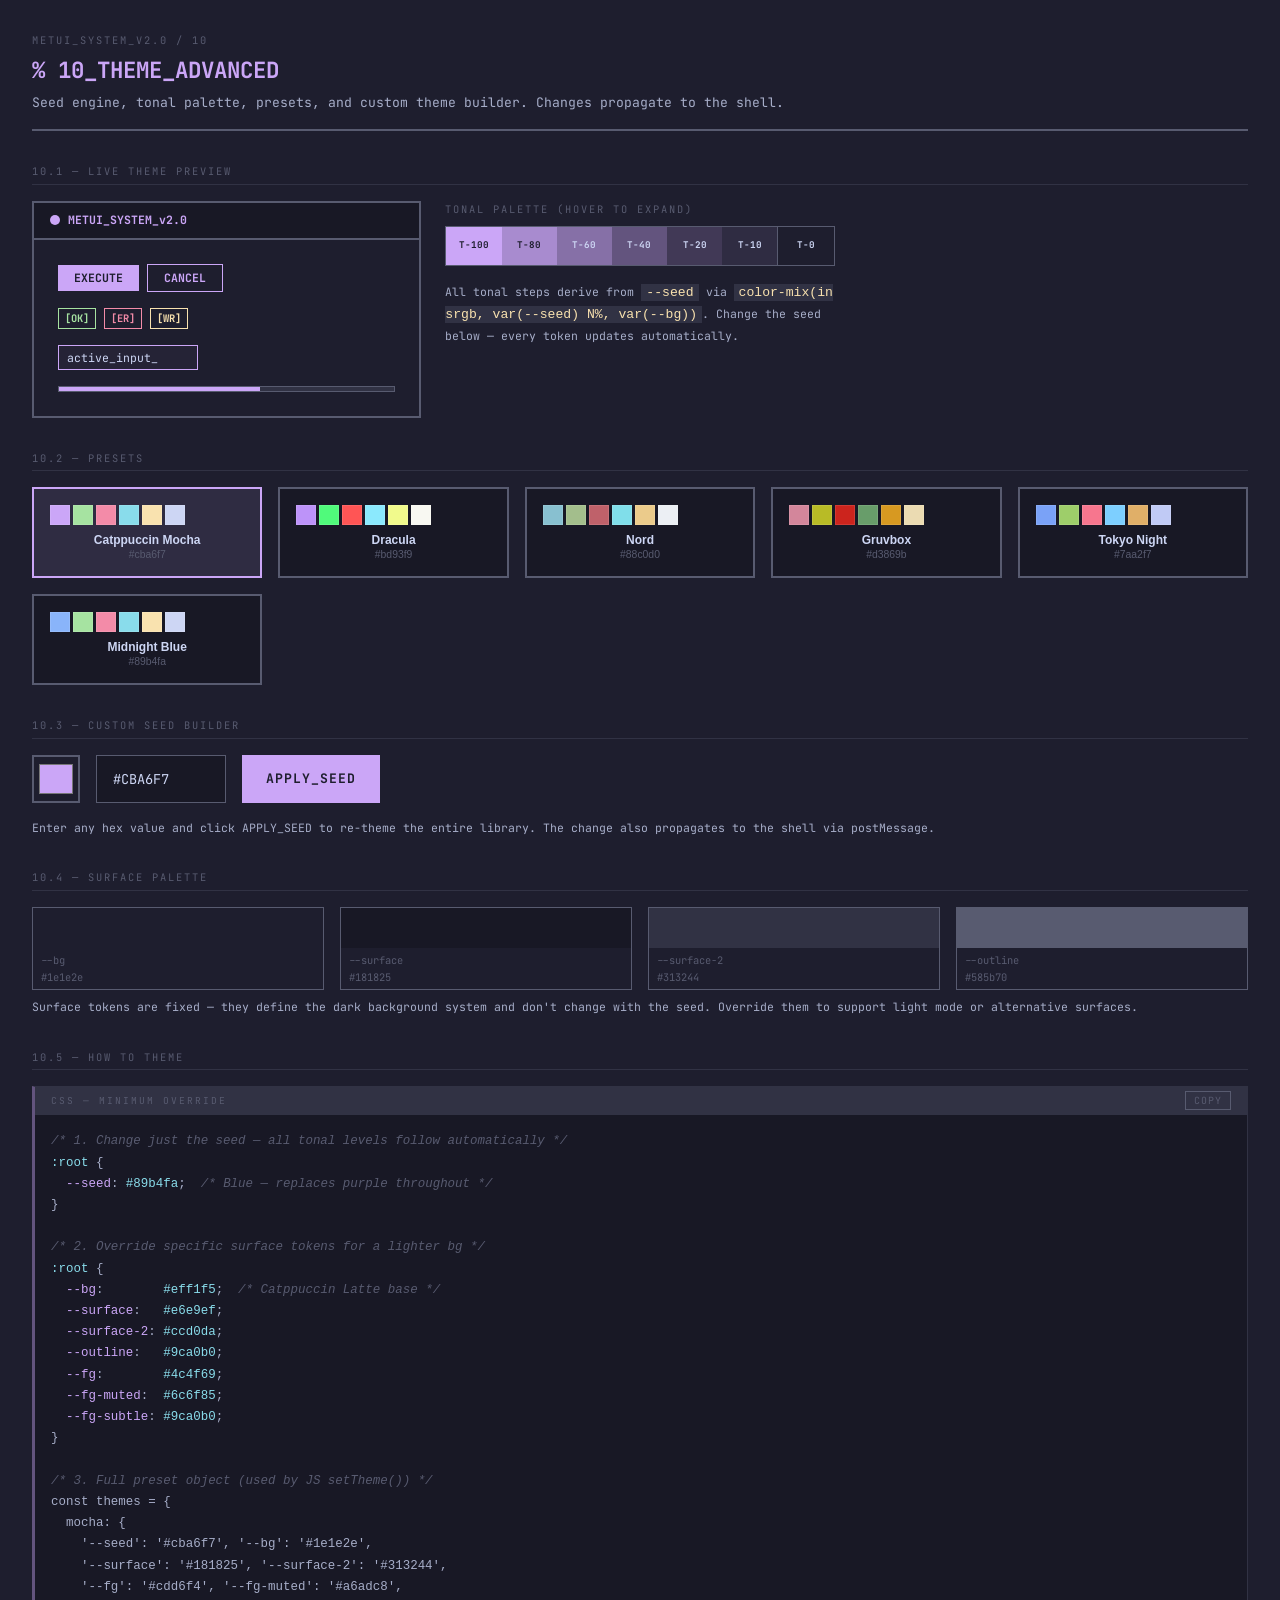
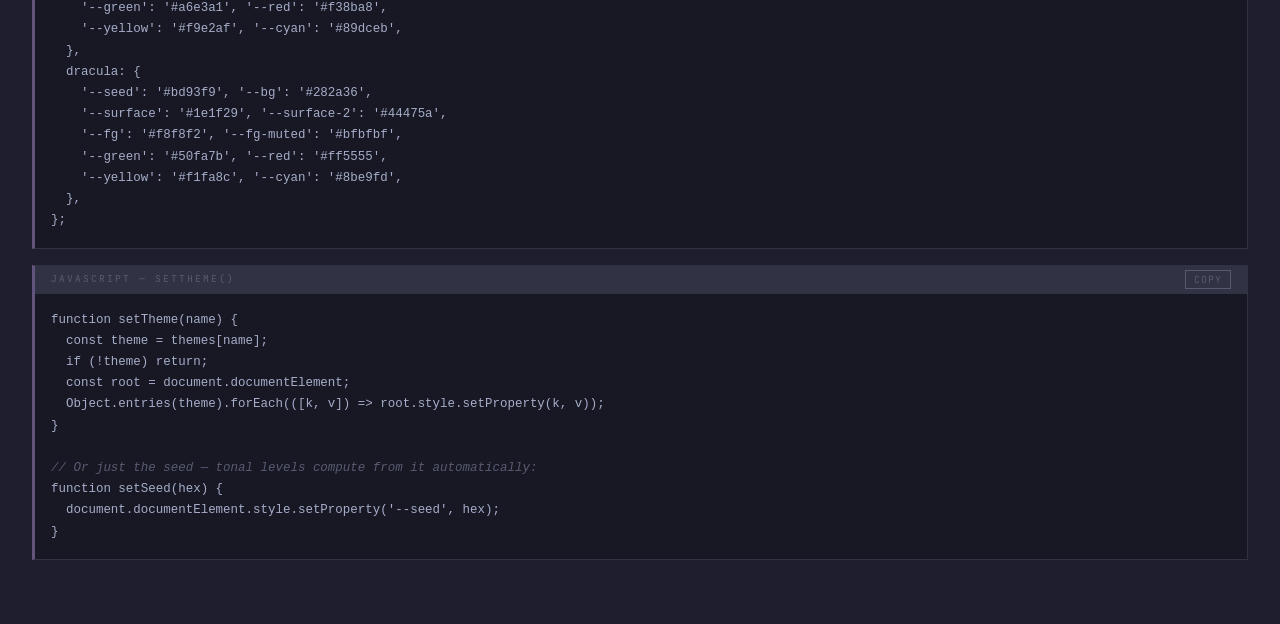
<file: sections/10-theme.html>
<!DOCTYPE html>
<html lang="en">
<head>
<meta charset="UTF-8">
<meta name="viewport" content="width=device-width, initial-scale=1.0">
<title>METUI | 10_THEME_ADVANCED</title>
<link href="https://fonts.googleapis.com/css2?family=JetBrains+Mono:wght@400;700&display=swap" rel="stylesheet">
<link rel="stylesheet" href="metui-base.css">
<style>

/* ============================================================
   10_THEME_ADVANCED
   Demonstrates: seed engine, presets, dark/light, custom palette
   ============================================================ */

/* Theme preview card — uses live CSS vars so it reacts to changes */
.theme-preview {
  border: 2px solid var(--outline);
  overflow: hidden;
}
.theme-preview__bar {
  background: var(--surface);
  border-bottom: 2px solid var(--outline);
  padding: var(--sp-sm) var(--sp-md);
  display: flex;
  align-items: center;
  gap: var(--sp-sm);
  font-size: 0.72rem;
  color: var(--seed);
  font-weight: 700;
}
.theme-preview__dot {
  width: 10px; height: 10px;
  border-radius: 50%;
  background: var(--seed);
  flex-shrink: 0;
}
.theme-preview__body {
  padding: var(--sp-lg);
  background: var(--bg);
  display: flex;
  flex-direction: column;
  gap: var(--sp-md);
}
.theme-preview__row {
  display: flex;
  gap: var(--sp-sm);
  flex-wrap: wrap;
  align-items: center;
}
.theme-preview__btn-f {
  background: var(--seed); color: var(--bg);
  padding: var(--sp-xs) var(--sp-md); font-size: 0.72rem; font-weight: 700;
  border: none; cursor: default; text-transform: uppercase;
}
.theme-preview__btn-o {
  border: 1px solid var(--seed); color: var(--seed);
  padding: var(--sp-xs) var(--sp-md); font-size: 0.72rem; font-weight: 700;
  background: transparent; cursor: default; text-transform: uppercase;
}
.theme-preview__badge-ok  { color: var(--green);  border: 1px solid var(--green);  padding: 1px 6px; font-size: 0.65rem; font-weight: 700; }
.theme-preview__badge-err { color: var(--red);    border: 1px solid var(--red);    padding: 1px 6px; font-size: 0.65rem; font-weight: 700; }
.theme-preview__badge-wrn { color: var(--yellow); border: 1px solid var(--yellow); padding: 1px 6px; font-size: 0.65rem; font-weight: 700; }
.theme-preview__input {
  border: 1px solid var(--seed); background: color-mix(in srgb, var(--seed) 4%, var(--bg));
  color: var(--fg); padding: var(--sp-xs) var(--sp-sm); font-size: 0.72rem;
  font-family: 'JetBrains Mono', monospace; width: 140px;
}

/* Tonal strip */
.tonal-strip {
  display: flex;
  height: 40px;
  border: 1px solid var(--outline);
  overflow: hidden;
}
.tonal-strip__swatch {
  flex: 1;
  display: flex;
  align-items: center;
  justify-content: center;
  font-size: 0.58rem;
  font-weight: 700;
  transition: flex var(--dur-std);
  cursor: default;
}
.tonal-strip__swatch:hover { flex: 2; }

/* Preset grid */
.preset-grid {
  display: grid;
  grid-template-columns: repeat(auto-fill, minmax(min(100%, 200px), 1fr));
  gap: var(--sp-md);
}
.preset-card {
  border: 2px solid var(--outline);
  padding: var(--sp-md);
  cursor: pointer;
  transition: border-color var(--dur-fast) var(--ease-tui);
  background: var(--surface);
}
.preset-card:hover { border-color: var(--seed); }
.preset-card:focus-visible { outline: 2px solid var(--seed); outline-offset: 2px; }
.preset-card.active { border-color: var(--seed); background: var(--tonal-10); }
.preset-card__swatches { display: flex; gap: 3px; margin-bottom: var(--sp-sm); }
.preset-card__swatch { width: 20px; height: 20px; border: 1px solid rgba(255,255,255,0.1); flex-shrink: 0; }
.preset-card__name { font-size: 0.75rem; font-weight: 700; color: var(--fg); margin-bottom: 2px; }
.preset-card__desc { font-size: 0.65rem; color: var(--fg-subtle); }

/* Custom seed section */
.seed-builder {
  display: flex;
  flex-direction: column;
  gap: var(--sp-md);
}
.seed-builder__row {
  display: flex;
  align-items: center;
  gap: var(--sp-md);
  flex-wrap: wrap;
}
.seed-builder__picker {
  width: 48px; height: 48px;
  border: 2px solid var(--outline);
  background: none;
  cursor: pointer;
  padding: 3px;
}
.seed-builder__hex {
  border: 1px solid var(--outline);
  background: var(--surface);
  color: var(--fg);
  font-family: 'JetBrains Mono', monospace;
  font-size: 0.85rem;
  padding: 0 var(--sp-md);
  height: 48px;
  width: 130px;
  outline: none;
  text-transform: uppercase;
}
.seed-builder__hex:focus { border-color: var(--seed); }
.seed-builder__apply {
  height: 48px; padding: 0 var(--sp-lg);
  background: var(--seed); color: var(--bg);
  border: none; font-family: 'JetBrains Mono', monospace;
  font-size: 0.82rem; font-weight: 700; text-transform: uppercase;
  cursor: pointer; letter-spacing: 1px;
  transition: background var(--dur-fast);
}
.seed-builder__apply:hover { background: var(--tonal-80); }
.seed-builder__apply:focus-visible { outline: 2px solid var(--seed); outline-offset: 2px; }

/* Contrast checker */
.contrast-grid {
  display: grid;
  grid-template-columns: repeat(auto-fill, minmax(180px, 1fr));
  gap: var(--sp-md);
}
.contrast-pair {
  border: 1px solid var(--outline);
  overflow: hidden;
}
.contrast-pair__swatch {
  height: 48px;
  display: flex;
  align-items: center;
  justify-content: center;
  font-size: 0.82rem;
  font-weight: 700;
}
.contrast-pair__ratio {
  padding: var(--sp-xs) var(--sp-sm);
  font-size: 0.65rem;
  background: var(--surface-2);
  color: var(--fg-subtle);
  text-align: center;
}
.contrast-pair__ratio.pass { color: var(--green); }
.contrast-pair__ratio.fail { color: var(--red); }

/* CODE BLOCK */
.code-block { position: relative; background: var(--surface); border: 1px solid var(--surface-2); border-left: 3px solid var(--tonal-40); margin-top: var(--sp-md); }
.code-block__header { display: flex; align-items: center; justify-content: space-between; padding: var(--sp-xs) var(--sp-md); border-bottom: 1px solid var(--surface-2); background: var(--surface-2); }
.code-block__lang { font-size: 0.6rem; color: var(--fg-subtle); text-transform: uppercase; letter-spacing: 2px; }
.code-block__copy { background: none; border: 1px solid var(--outline); color: var(--fg-subtle); font-family: 'JetBrains Mono', monospace; font-size: 0.62rem; padding: 2px var(--sp-sm); cursor: pointer; text-transform: uppercase; letter-spacing: 1px; transition: color var(--dur-fast), border-color var(--dur-fast); }
.code-block__copy:hover { color: var(--seed); border-color: var(--seed); }
.code-block__copy.copied { color: var(--green); border-color: var(--green); }
.code-block pre { padding: var(--sp-md); overflow-x: auto; font-size: 0.78rem; line-height: 1.7; color: var(--fg-muted); margin: 0; white-space: pre; scrollbar-width: thin; scrollbar-color: var(--outline) transparent; }
.code-block pre .hl-tag  { color: var(--cyan); }
.code-block pre .hl-attr { color: var(--seed); }
.code-block pre .hl-val  { color: var(--green); }
.code-block pre .hl-com  { color: var(--fg-subtle); font-style: italic; }
.code-block pre .hl-prop { color: var(--seed); }
.code-block pre .hl-num  { color: var(--cyan); }
</style>
</head>
<body>

<header class="section-header">
  <div class="section-header__eyebrow">METUI_SYSTEM_v2.0 / 10</div>
  <h1 class="section-header__title">% 10_THEME_ADVANCED</h1>
  <p class="section-header__desc">Seed engine, tonal palette, presets, and custom theme builder. Changes propagate to the shell.</p>
</header>

<!-- 10.1 LIVE PREVIEW -->
<section class="subsection" aria-labelledby="preview-label">
  <div id="preview-label" class="subsection__label">10.1 — Live Theme Preview</div>

  <div class="grid grid--2col">
    <div class="theme-preview">
      <div class="theme-preview__bar">
        <div class="theme-preview__dot"></div>
        METUI_SYSTEM_v2.0
      </div>
      <div class="theme-preview__body">
        <div class="theme-preview__row">
          <span class="theme-preview__btn-f">EXECUTE</span>
          <span class="theme-preview__btn-o">CANCEL</span>
        </div>
        <div class="theme-preview__row">
          <span class="theme-preview__badge-ok">[OK]</span>
          <span class="theme-preview__badge-err">[ER]</span>
          <span class="theme-preview__badge-wrn">[WR]</span>
        </div>
        <input class="theme-preview__input" value="active_input_" readonly>
        <div style="height:6px;background:var(--surface-2);border:1px solid var(--outline)">
          <div style="width:60%;height:100%;background:var(--seed)"></div>
        </div>
      </div>
    </div>

    <div>
      <div style="margin-bottom:var(--sp-sm);font-size:0.65rem;color:var(--fg-subtle);text-transform:uppercase;letter-spacing:2px">Tonal Palette (hover to expand)</div>
      <div class="tonal-strip" aria-label="Live tonal palette">
        <div class="tonal-strip__swatch" style="background:var(--tonal-100);color:var(--bg)">T-100</div>
        <div class="tonal-strip__swatch" style="background:var(--tonal-80);color:var(--bg)">T-80</div>
        <div class="tonal-strip__swatch" style="background:var(--tonal-60)">T-60</div>
        <div class="tonal-strip__swatch" style="background:var(--tonal-40)">T-40</div>
        <div class="tonal-strip__swatch" style="background:var(--tonal-20)">T-20</div>
        <div class="tonal-strip__swatch" style="background:var(--tonal-10)">T-10</div>
        <div class="tonal-strip__swatch" style="background:var(--bg);border-left:1px solid var(--outline)">T-0</div>
      </div>
      <div style="margin-top:var(--sp-md);font-size:0.72rem;color:var(--fg-muted);line-height:1.7">
        All tonal steps derive from <code>--seed</code> via <code>color-mix(in srgb, var(--seed) N%, var(--bg))</code>. Change the seed below — every token updates automatically.
      </div>
    </div>
  </div>
</section>

<!-- 10.2 PRESETS -->
<section class="subsection" aria-labelledby="preset-label">
  <div id="preset-label" class="subsection__label">10.2 — Presets</div>

  <div class="preset-grid" id="preset-grid">
    <!-- Generated by JS -->
  </div>
</section>

<!-- 10.3 CUSTOM SEED BUILDER -->
<section class="subsection" aria-labelledby="builder-label">
  <div id="builder-label" class="subsection__label">10.3 — Custom Seed Builder</div>

  <div class="seed-builder">
    <div class="seed-builder__row">
      <input type="color" class="seed-builder__picker" id="custom-picker" value="#cba6f7"
             oninput="syncHex(this.value)" aria-label="Pick seed color">
      <input type="text" class="seed-builder__hex" id="custom-hex" value="#CBA6F7"
             maxlength="7" placeholder="#RRGGBB" aria-label="Hex seed color"
             oninput="syncPicker(this.value)">
      <button class="seed-builder__apply" onclick="applyCustom()">APPLY_SEED</button>
    </div>
    <div style="font-size:0.72rem;color:var(--fg-muted)">
      Enter any hex value and click APPLY_SEED to re-theme the entire library. The change also propagates to the shell via postMessage.
    </div>
  </div>
</section>

<!-- 10.4 SURFACE PALETTE -->
<section class="subsection" aria-labelledby="surface-label">
  <div id="surface-label" class="subsection__label">10.4 — Surface Palette</div>

  <div style="display:flex;gap:var(--sp-md);flex-wrap:wrap">
    <div style="flex:1;min-width:120px;border:1px solid var(--outline)">
      <div style="height:40px;background:var(--bg)"></div>
      <div style="padding:var(--sp-xs) var(--sp-sm);font-size:0.65rem;color:var(--fg-subtle)">--bg<br>#1e1e2e</div>
    </div>
    <div style="flex:1;min-width:120px;border:1px solid var(--outline)">
      <div style="height:40px;background:var(--surface)"></div>
      <div style="padding:var(--sp-xs) var(--sp-sm);font-size:0.65rem;color:var(--fg-subtle)">--surface<br>#181825</div>
    </div>
    <div style="flex:1;min-width:120px;border:1px solid var(--outline)">
      <div style="height:40px;background:var(--surface-2)"></div>
      <div style="padding:var(--sp-xs) var(--sp-sm);font-size:0.65rem;color:var(--fg-subtle)">--surface-2<br>#313244</div>
    </div>
    <div style="flex:1;min-width:120px;border:1px solid var(--outline)">
      <div style="height:40px;background:var(--outline)"></div>
      <div style="padding:var(--sp-xs) var(--sp-sm);font-size:0.65rem;color:var(--fg-subtle)">--outline<br>#585b70</div>
    </div>
  </div>
  <div style="margin-top:var(--sp-sm);font-size:0.72rem;color:var(--fg-muted)">
    Surface tokens are fixed — they define the dark background system and don't change with the seed. Override them to support light mode or alternative surfaces.
  </div>
</section>

<!-- 10.5 HOW TO THEME -->
<section class="subsection" aria-labelledby="howto-label">
  <div id="howto-label" class="subsection__label">10.5 — How to Theme</div>

  <div class="code-block">
    <div class="code-block__header">
      <span class="code-block__lang">CSS — minimum override</span>
      <button class="code-block__copy" onclick="copyCode(this,'theme-css')">COPY</button>
    </div>
    <pre id="code-theme-css"><span class="hl-com">/* 1. Change just the seed — all tonal levels follow automatically */</span>
<span class="hl-tag">:root</span> {
  <span class="hl-prop">--seed</span>: <span class="hl-num">#89b4fa</span>;  <span class="hl-com">/* Blue — replaces purple throughout */</span>
}

<span class="hl-com">/* 2. Override specific surface tokens for a lighter bg */</span>
<span class="hl-tag">:root</span> {
  <span class="hl-prop">--bg</span>:        <span class="hl-num">#eff1f5</span>;  <span class="hl-com">/* Catppuccin Latte base */</span>
  <span class="hl-prop">--surface</span>:   <span class="hl-num">#e6e9ef</span>;
  <span class="hl-prop">--surface-2</span>: <span class="hl-num">#ccd0da</span>;
  <span class="hl-prop">--outline</span>:   <span class="hl-num">#9ca0b0</span>;
  <span class="hl-prop">--fg</span>:        <span class="hl-num">#4c4f69</span>;
  <span class="hl-prop">--fg-muted</span>:  <span class="hl-num">#6c6f85</span>;
  <span class="hl-prop">--fg-subtle</span>: <span class="hl-num">#9ca0b0</span>;
}

<span class="hl-com">/* 3. Full preset object (used by JS setTheme()) */</span>
const themes = {
  mocha: {
    '--seed': '#cba6f7', '--bg': '#1e1e2e',
    '--surface': '#181825', '--surface-2': '#313244',
    '--fg': '#cdd6f4', '--fg-muted': '#a6adc8',
    '--green': '#a6e3a1', '--red': '#f38ba8',
    '--yellow': '#f9e2af', '--cyan': '#89dceb',
  },
  dracula: {
    '--seed': '#bd93f9', '--bg': '#282a36',
    '--surface': '#1e1f29', '--surface-2': '#44475a',
    '--fg': '#f8f8f2', '--fg-muted': '#bfbfbf',
    '--green': '#50fa7b', '--red': '#ff5555',
    '--yellow': '#f1fa8c', '--cyan': '#8be9fd',
  },
};</pre>
  </div>

  <div class="code-block">
    <div class="code-block__header">
      <span class="code-block__lang">JavaScript — setTheme()</span>
      <button class="code-block__copy" onclick="copyCode(this,'theme-js')">COPY</button>
    </div>
    <pre id="code-theme-js">function setTheme(name) {
  const theme = themes[name];
  if (!theme) return;
  const root = document.documentElement;
  Object.entries(theme).forEach(([k, v]) => root.style.setProperty(k, v));
}

<span class="hl-com">// Or just the seed — tonal levels compute from it automatically:</span>
function setSeed(hex) {
  document.documentElement.style.setProperty('--seed', hex);
}</pre>
  </div>
</section>

<script>
const PRESETS = [
  { name: 'Catppuccin Mocha', seed: '#cba6f7', bg: '#1e1e2e', surface: '#181825', s2: '#313244', fg: '#cdd6f4', green: '#a6e3a1', red: '#f38ba8', yellow: '#f9e2af', cyan: '#89dceb' },
  { name: 'Dracula',          seed: '#bd93f9', bg: '#282a36', surface: '#1e1f29', s2: '#44475a', fg: '#f8f8f2', green: '#50fa7b', red: '#ff5555', yellow: '#f1fa8c', cyan: '#8be9fd' },
  { name: 'Nord',             seed: '#88c0d0', bg: '#2e3440', surface: '#292e3a', s2: '#3b4252', fg: '#eceff4', green: '#a3be8c', red: '#bf616a', yellow: '#ebcb8b', cyan: '#80deea' },
  { name: 'Gruvbox',          seed: '#d3869b', bg: '#282828', surface: '#1d2021', s2: '#3c3836', fg: '#ebdbb2', green: '#b8bb26', red: '#cc241d', yellow: '#d79921', cyan: '#689d6a' },
  { name: 'Tokyo Night',      seed: '#7aa2f7', bg: '#1a1b26', surface: '#16161e', s2: '#2a2b3d', fg: '#c0caf5', green: '#9ece6a', red: '#f7768e', yellow: '#e0af68', cyan: '#7dcfff' },
  { name: 'Midnight Blue',    seed: '#89b4fa', bg: '#0f0f1a', surface: '#0a0a14', s2: '#1a1a2e', fg: '#cdd6f4', green: '#a6e3a1', red: '#f38ba8', yellow: '#f9e2af', cyan: '#89dceb' },
];

let activePreset = 0;

function buildPresets() {
  const grid = document.getElementById('preset-grid');
  grid.innerHTML = '';
  PRESETS.forEach((p, i) => {
    const card = document.createElement('button');
    card.className = 'preset-card' + (i === activePreset ? ' active' : '');
    card.setAttribute('aria-pressed', i === activePreset ? 'true' : 'false');
    card.innerHTML = `
      <div class="preset-card__swatches">
        <div class="preset-card__swatch" style="background:${p.seed}"></div>
        <div class="preset-card__swatch" style="background:${p.green}"></div>
        <div class="preset-card__swatch" style="background:${p.red}"></div>
        <div class="preset-card__swatch" style="background:${p.cyan}"></div>
        <div class="preset-card__swatch" style="background:${p.yellow}"></div>
        <div class="preset-card__swatch" style="background:${p.fg}"></div>
      </div>
      <div class="preset-card__name">${p.name}</div>
      <div class="preset-card__desc">${p.seed}</div>`;
    card.onclick = () => applyPreset(i);
    grid.appendChild(card);
  });
}

function applyPreset(i) {
  activePreset = i;
  const p = PRESETS[i];
  const root = document.documentElement;
  const map = {
    '--seed': p.seed, '--bg': p.bg, '--surface': p.surface,
    '--surface-2': p.s2, '--fg': p.fg,
    '--green': p.green, '--red': p.red, '--yellow': p.yellow, '--cyan': p.cyan,
  };
  Object.entries(map).forEach(([k,v]) => root.style.setProperty(k, v));
  document.getElementById('custom-picker').value = p.seed;
  document.getElementById('custom-hex').value = p.seed.toUpperCase();
  buildPresets();
  broadcastTheme();
}

function syncHex(val) {
  document.getElementById('custom-hex').value = val.toUpperCase();
}
function syncPicker(val) {
  if (/^#[0-9a-fA-F]{6}$/.test(val)) {
    document.getElementById('custom-picker').value = val;
  }
}
function applyCustom() {
  const hex = document.getElementById('custom-hex').value.trim();
  if (!/^#[0-9a-fA-F]{6}$/.test(hex)) return;
  document.documentElement.style.setProperty('--seed', hex);
  document.getElementById('custom-picker').value = hex;
  activePreset = -1;
  buildPresets();
  broadcastTheme();
}

function broadcastTheme() {
  try {
    const style = getComputedStyle(document.documentElement);
    const vars = ['--seed','--tonal-100','--tonal-80','--tonal-60','--tonal-40','--tonal-20','--tonal-10',
      '--bg','--surface','--surface-2','--outline','--fg','--fg-muted','--fg-subtle',
      '--green','--red','--yellow','--cyan'];
    const theme = {};
    vars.forEach(v => { theme[v] = style.getPropertyValue(v).trim(); });
    window.parent.postMessage({ type: 'METUI_THEME', theme }, '*');
  } catch(e) {}
}

function copyCode(btn, id) {
  const pre = document.getElementById('code-' + id);
  if (!pre) return;
  navigator.clipboard.writeText(pre.innerText).then(() => {
    btn.textContent = 'COPIED'; btn.classList.add('copied');
    setTimeout(() => { btn.textContent = 'COPY'; btn.classList.remove('copied'); }, 1800);
  });
}

window.addEventListener('message', e => {
  if (e.data?.type !== 'METUI_THEME') return;
  const root = document.documentElement;
  Object.entries(e.data.theme).forEach(([k,v]) => root.style.setProperty(k, v));
  document.getElementById('custom-picker').value = getComputedStyle(root).getPropertyValue('--seed').trim();
});

buildPresets();
</script>
</body>
</html>
</file>
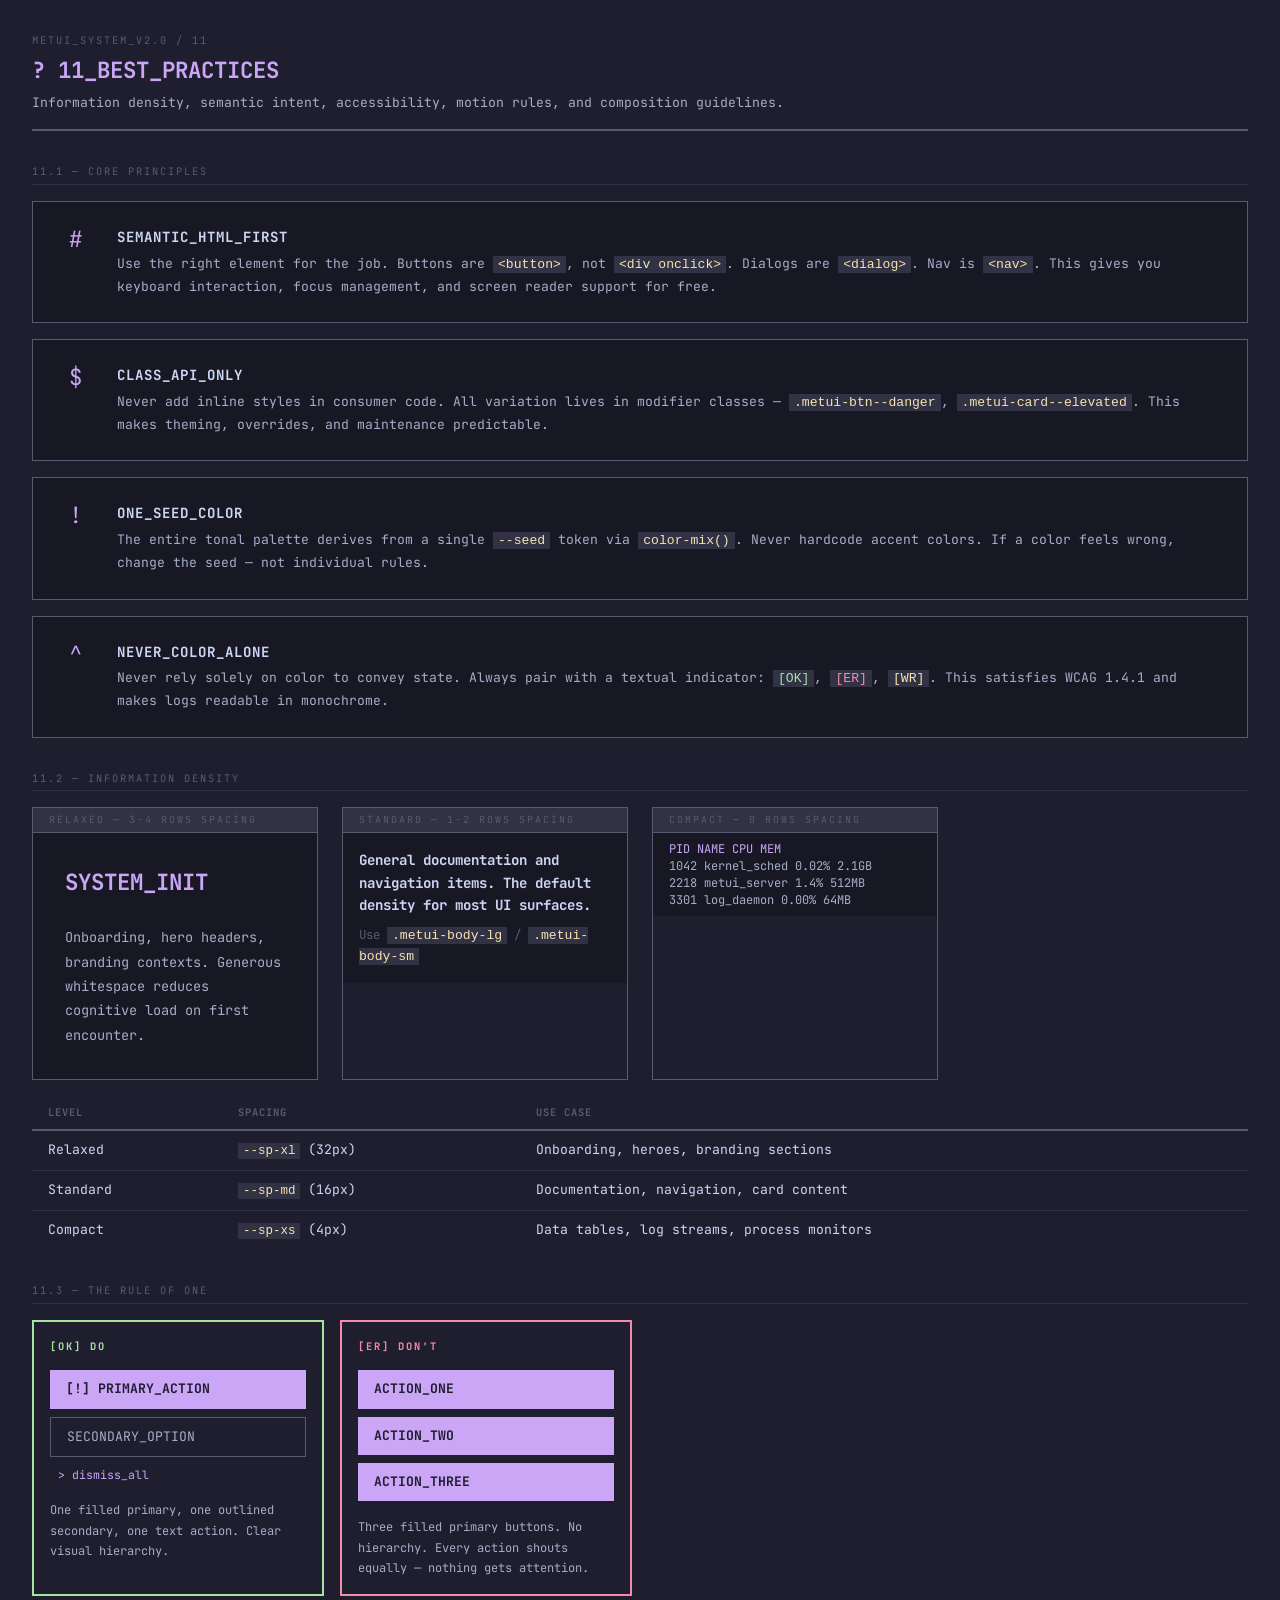
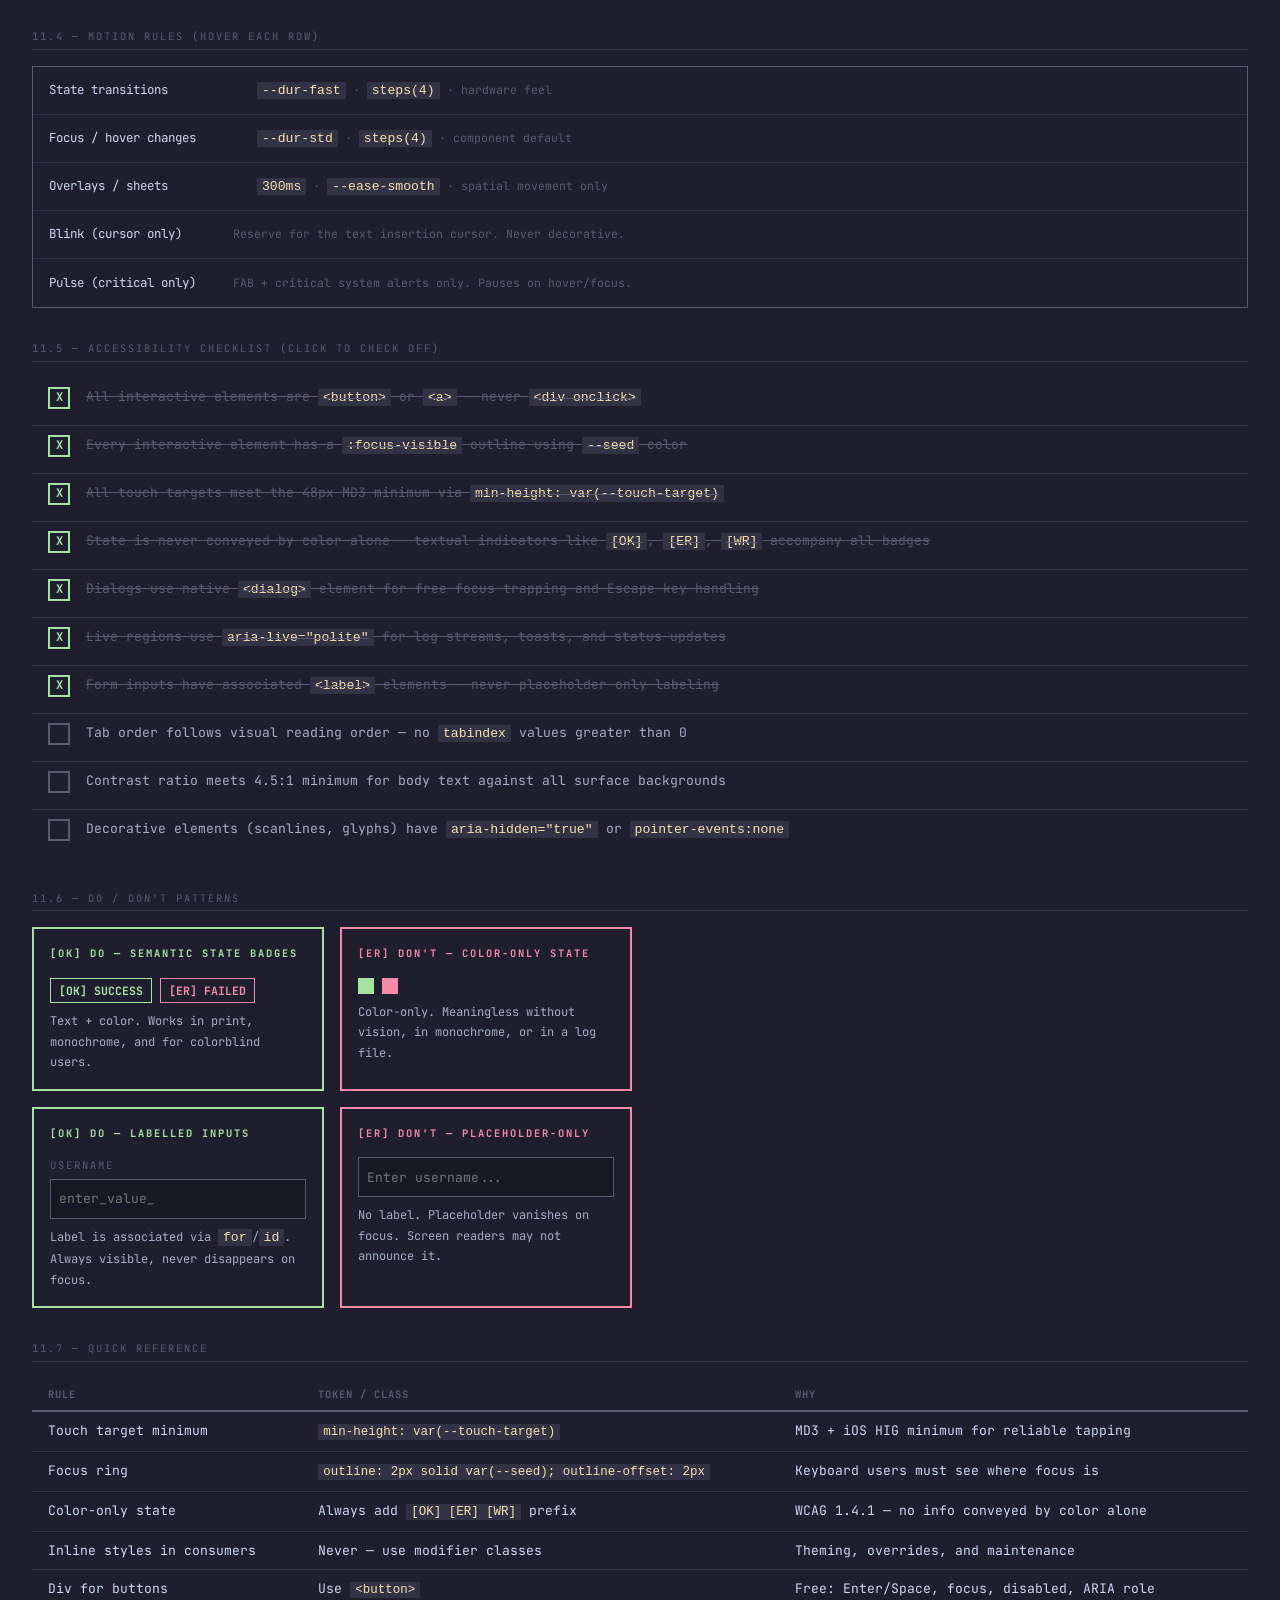
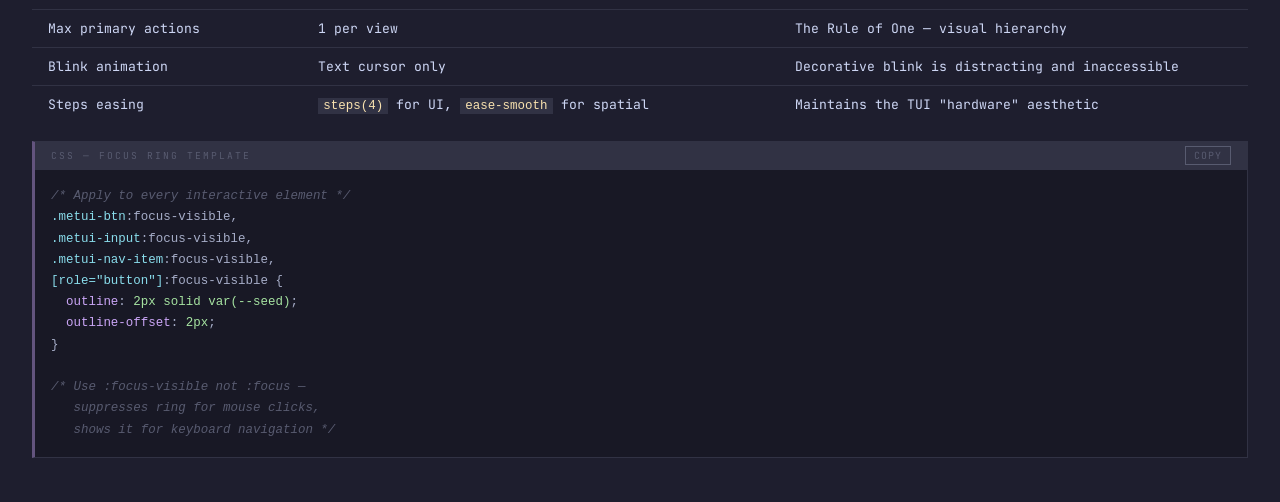
<file: sections/11-best-practices.html>
<!DOCTYPE html>
<html lang="en">
<head>
<meta charset="UTF-8">
<meta name="viewport" content="width=device-width, initial-scale=1.0">
<title>METUI | 11_BEST_PRACTICES</title>
<link href="https://fonts.googleapis.com/css2?family=JetBrains+Mono:wght@400;700&display=swap" rel="stylesheet">
<link rel="stylesheet" href="metui-base.css">
<style>

/* ============================================================
   11_BEST_PRACTICES
   ============================================================ */

/* Rule card */
.rule-card {
  border: 1px solid var(--outline);
  padding: var(--sp-lg);
  background: var(--surface);
  display: flex;
  gap: var(--sp-lg);
  align-items: flex-start;
}
.rule-card__glyph {
  font-size: 1.4rem;
  color: var(--seed);
  flex-shrink: 0;
  width: 36px;
  text-align: center;
  line-height: 1;
  padding-top: 2px;
}
.rule-card__title {
  font-size: 0.88rem;
  font-weight: 700;
  color: var(--fg);
  margin-bottom: var(--sp-xs);
  text-transform: uppercase;
  letter-spacing: 1px;
}
.rule-card__body {
  font-size: 0.82rem;
  color: var(--fg-muted);
  line-height: 1.7;
}

/* Do/Don't comparison */
.compare-grid {
  display: grid;
  grid-template-columns: repeat(auto-fill, minmax(min(100%, 280px), 1fr));
  gap: var(--sp-md);
}
.compare-card {
  border: 2px solid;
  padding: var(--sp-md);
}
.compare-card--do   { border-color: var(--green); }
.compare-card--dont { border-color: var(--red); }
.compare-card__label {
  font-size: 0.65rem;
  font-weight: 700;
  text-transform: uppercase;
  letter-spacing: 2px;
  margin-bottom: var(--sp-md);
}
.compare-card--do   .compare-card__label { color: var(--green); }
.compare-card--dont .compare-card__label { color: var(--red); }
.compare-card__content {
  font-size: 0.82rem;
  color: var(--fg-muted);
  line-height: 1.7;
}

/* Density demo */
.density-block {
  border: 1px solid var(--outline);
  overflow: hidden;
}
.density-block__header {
  background: var(--surface-2);
  padding: var(--sp-xs) var(--sp-md);
  font-size: 0.62rem;
  color: var(--fg-subtle);
  text-transform: uppercase;
  letter-spacing: 2px;
  border-bottom: 1px solid var(--outline);
}
.density-block__body { background: var(--surface); }

/* Motion demo */
.motion-row {
  display: flex;
  align-items: center;
  gap: var(--sp-lg);
  padding: var(--sp-sm) 0;
  border-bottom: 1px solid var(--surface-2);
  min-height: var(--touch-target);
}
.motion-row:last-child { border-bottom: none; }
.motion-bar {
  height: 4px;
  background: var(--seed);
  width: 0;
  transition-property: width;
}
.motion-row:hover .motion-bar { width: 100px; }
.motion-bar--fast   { transition-duration: var(--dur-fast);  transition-timing-function: var(--ease-tui); }
.motion-bar--std    { transition-duration: var(--dur-std);   transition-timing-function: var(--ease-tui); }
.motion-bar--smooth { transition-duration: 300ms;            transition-timing-function: var(--ease-smooth); }
.motion-bar--never  { display: none; }
.motion-label { font-size: 0.78rem; color: var(--fg); min-width: 160px; }
.motion-rule  { font-size: 0.72rem; color: var(--fg-subtle); flex: 1; }

/* A11y checklist */
.checklist {
  display: flex;
  flex-direction: column;
  gap: 0;
}
.checklist__item {
  display: flex;
  align-items: flex-start;
  gap: var(--sp-md);
  padding: var(--sp-sm) var(--sp-md);
  border-bottom: 1px solid var(--surface-2);
  min-height: var(--touch-target);
  cursor: pointer;
  transition: background var(--dur-fast) var(--ease-tui);
}
.checklist__item:last-child { border-bottom: none; }
.checklist__item:hover { background: var(--surface-2); }
.checklist__box {
  width: 22px;
  height: 22px;
  border: 2px solid var(--outline);
  flex-shrink: 0;
  display: flex;
  align-items: center;
  justify-content: center;
  font-size: 0.75rem;
  font-weight: 700;
  color: transparent;
  margin-top: 1px;
}
.checklist__item.done .checklist__box {
  border-color: var(--green);
  color: var(--green);
}
.checklist__item.done .checklist__box::before { content: "X"; }
.checklist__text { font-size: 0.82rem; color: var(--fg-muted); line-height: 1.6; }
.checklist__item.done .checklist__text { color: var(--fg-subtle); text-decoration: line-through; }

/* CODE BLOCK */
.code-block { position: relative; background: var(--surface); border: 1px solid var(--surface-2); border-left: 3px solid var(--tonal-40); margin-top: var(--sp-md); }
.code-block__header { display: flex; align-items: center; justify-content: space-between; padding: var(--sp-xs) var(--sp-md); border-bottom: 1px solid var(--surface-2); background: var(--surface-2); }
.code-block__lang { font-size: 0.6rem; color: var(--fg-subtle); text-transform: uppercase; letter-spacing: 2px; }
.code-block__copy { background: none; border: 1px solid var(--outline); color: var(--fg-subtle); font-family: 'JetBrains Mono', monospace; font-size: 0.62rem; padding: 2px var(--sp-sm); cursor: pointer; text-transform: uppercase; letter-spacing: 1px; transition: color var(--dur-fast), border-color var(--dur-fast); }
.code-block__copy:hover { color: var(--seed); border-color: var(--seed); }
.code-block__copy.copied { color: var(--green); border-color: var(--green); }
.code-block pre { padding: var(--sp-md); overflow-x: auto; font-size: 0.78rem; line-height: 1.7; color: var(--fg-muted); margin: 0; white-space: pre; scrollbar-width: thin; scrollbar-color: var(--outline) transparent; }
.code-block pre .hl-tag  { color: var(--cyan); }
.code-block pre .hl-attr { color: var(--seed); }
.code-block pre .hl-val  { color: var(--green); }
.code-block pre .hl-com  { color: var(--fg-subtle); font-style: italic; }
</style>
</head>
<body>

<header class="section-header">
  <div class="section-header__eyebrow">METUI_SYSTEM_v2.0 / 11</div>
  <h1 class="section-header__title">? 11_BEST_PRACTICES</h1>
  <p class="section-header__desc">Information density, semantic intent, accessibility, motion rules, and composition guidelines.</p>
</header>

<!-- 11.1 CORE PRINCIPLES -->
<section class="subsection" aria-labelledby="principles-label">
  <div id="principles-label" class="subsection__label">11.1 — Core Principles</div>

  <div style="display:flex;flex-direction:column;gap:var(--sp-md)">

    <div class="rule-card">
      <div class="rule-card__glyph">#</div>
      <div>
        <div class="rule-card__title">SEMANTIC_HTML_FIRST</div>
        <div class="rule-card__body">Use the right element for the job. Buttons are <code>&lt;button&gt;</code>, not <code>&lt;div onclick&gt;</code>. Dialogs are <code>&lt;dialog&gt;</code>. Nav is <code>&lt;nav&gt;</code>. This gives you keyboard interaction, focus management, and screen reader support for free.</div>
      </div>
    </div>

    <div class="rule-card">
      <div class="rule-card__glyph">$</div>
      <div>
        <div class="rule-card__title">CLASS_API_ONLY</div>
        <div class="rule-card__body">Never add inline styles in consumer code. All variation lives in modifier classes — <code>.metui-btn--danger</code>, <code>.metui-card--elevated</code>. This makes theming, overrides, and maintenance predictable.</div>
      </div>
    </div>

    <div class="rule-card">
      <div class="rule-card__glyph">!</div>
      <div>
        <div class="rule-card__title">ONE_SEED_COLOR</div>
        <div class="rule-card__body">The entire tonal palette derives from a single <code>--seed</code> token via <code>color-mix()</code>. Never hardcode accent colors. If a color feels wrong, change the seed — not individual rules.</div>
      </div>
    </div>

    <div class="rule-card">
      <div class="rule-card__glyph">^</div>
      <div>
        <div class="rule-card__title">NEVER_COLOR_ALONE</div>
        <div class="rule-card__body">Never rely solely on color to convey state. Always pair with a textual indicator: <code style="color:var(--green)">[OK]</code>, <code style="color:var(--red)">[ER]</code>, <code style="color:var(--yellow)">[WR]</code>. This satisfies WCAG 1.4.1 and makes logs readable in monochrome.</div>
      </div>
    </div>

  </div>
</section>

<!-- 11.2 INFORMATION DENSITY -->
<section class="subsection" aria-labelledby="density-label">
  <div id="density-label" class="subsection__label">11.2 — Information Density</div>

  <div class="grid">

    <div class="density-block">
      <div class="density-block__header">RELAXED — 3-4 rows spacing</div>
      <div class="density-block__body" style="padding:var(--sp-xl)">
        <div style="font-size:1.4rem;font-weight:700;color:var(--seed);text-transform:uppercase;margin-bottom:var(--sp-lg)">SYSTEM_INIT</div>
        <div style="font-size:0.85rem;color:var(--fg-muted);line-height:1.8;max-width:300px">Onboarding, hero headers, branding contexts. Generous whitespace reduces cognitive load on first encounter.</div>
      </div>
    </div>

    <div class="density-block">
      <div class="density-block__header">STANDARD — 1-2 rows spacing</div>
      <div class="density-block__body" style="padding:var(--sp-md)">
        <div style="font-size:0.88rem;font-weight:700;color:var(--fg);margin-bottom:var(--sp-sm)">General documentation and navigation items. The default density for most UI surfaces.</div>
        <div style="font-size:0.78rem;color:var(--fg-subtle)">Use <code>.metui-body-lg</code> / <code>.metui-body-sm</code></div>
      </div>
    </div>

    <div class="density-block">
      <div class="density-block__header">COMPACT — 0 rows spacing</div>
      <div class="density-block__body" style="padding:var(--sp-sm) var(--sp-md)">
        <div style="font-size:0.75rem;color:var(--fg-muted);line-height:1.4">
          <span style="color:var(--seed)">PID   NAME          CPU    MEM</span><br>
          1042  kernel_sched  0.02%  2.1GB<br>
          2218  metui_server  1.4%   512MB<br>
          3301  log_daemon    0.00%  64MB
        </div>
      </div>
    </div>

  </div>

  <table class="spec-table" style="margin-top:var(--sp-md)">
    <thead><tr><th>Level</th><th>Spacing</th><th>Use Case</th></tr></thead>
    <tbody>
      <tr><td>Relaxed</td><td><code>--sp-xl</code> (32px)</td><td>Onboarding, heroes, branding sections</td></tr>
      <tr><td>Standard</td><td><code>--sp-md</code> (16px)</td><td>Documentation, navigation, card content</td></tr>
      <tr><td>Compact</td><td><code>--sp-xs</code> (4px)</td><td>Data tables, log streams, process monitors</td></tr>
    </tbody>
  </table>
</section>

<!-- 11.3 RULE OF ONE -->
<section class="subsection" aria-labelledby="one-label">
  <div id="one-label" class="subsection__label">11.3 — The Rule of One</div>

  <div class="compare-grid">

    <div class="compare-card compare-card--do">
      <div class="compare-card__label">[OK] DO</div>
      <div class="compare-card__content">
        <div style="display:flex;flex-direction:column;gap:var(--sp-sm)">
          <div style="background:var(--seed);color:var(--bg);padding:var(--sp-sm) var(--sp-md);font-weight:700;font-size:0.82rem;text-transform:uppercase">[!] PRIMARY_ACTION</div>
          <div style="border:1px solid var(--outline);color:var(--fg-muted);padding:var(--sp-sm) var(--sp-md);font-size:0.82rem;text-transform:uppercase">SECONDARY_OPTION</div>
          <div style="font-size:0.72rem;color:var(--seed);padding-left:var(--sp-sm)">&gt; dismiss_all</div>
        </div>
        <div style="margin-top:var(--sp-md);font-size:0.75rem;color:var(--fg-muted)">One filled primary, one outlined secondary, one text action. Clear visual hierarchy.</div>
      </div>
    </div>

    <div class="compare-card compare-card--dont">
      <div class="compare-card__label">[ER] DON'T</div>
      <div class="compare-card__content">
        <div style="display:flex;flex-direction:column;gap:var(--sp-sm)">
          <div style="background:var(--seed);color:var(--bg);padding:var(--sp-sm) var(--sp-md);font-weight:700;font-size:0.82rem;text-transform:uppercase">ACTION_ONE</div>
          <div style="background:var(--seed);color:var(--bg);padding:var(--sp-sm) var(--sp-md);font-weight:700;font-size:0.82rem;text-transform:uppercase">ACTION_TWO</div>
          <div style="background:var(--seed);color:var(--bg);padding:var(--sp-sm) var(--sp-md);font-weight:700;font-size:0.82rem;text-transform:uppercase">ACTION_THREE</div>
        </div>
        <div style="margin-top:var(--sp-md);font-size:0.75rem;color:var(--fg-muted)">Three filled primary buttons. No hierarchy. Every action shouts equally — nothing gets attention.</div>
      </div>
    </div>

  </div>
</section>

<!-- 11.4 MOTION RULES -->
<section class="subsection" aria-labelledby="motion-label">
  <div id="motion-label" class="subsection__label">11.4 — Motion Rules (hover each row)</div>

  <div style="border:1px solid var(--outline)">
    <div class="motion-row" style="padding:0 var(--sp-md)">
      <div class="motion-label">State transitions</div>
      <div class="motion-bar motion-bar--fast"></div>
      <div class="motion-rule"><code>--dur-fast</code> · <code>steps(4)</code> · hardware feel</div>
    </div>
    <div class="motion-row" style="padding:0 var(--sp-md)">
      <div class="motion-label">Focus / hover changes</div>
      <div class="motion-bar motion-bar--std"></div>
      <div class="motion-rule"><code>--dur-std</code> · <code>steps(4)</code> · component default</div>
    </div>
    <div class="motion-row" style="padding:0 var(--sp-md)">
      <div class="motion-label">Overlays / sheets</div>
      <div class="motion-bar motion-bar--smooth"></div>
      <div class="motion-rule"><code>300ms</code> · <code>--ease-smooth</code> · spatial movement only</div>
    </div>
    <div class="motion-row" style="padding:0 var(--sp-md)">
      <div class="motion-label">Blink (cursor only)</div>
      <div class="motion-bar motion-bar--never"></div>
      <div class="motion-rule">Reserve for the text insertion cursor. Never decorative.</div>
    </div>
    <div class="motion-row" style="padding:0 var(--sp-md)">
      <div class="motion-label">Pulse (critical only)</div>
      <div class="motion-bar motion-bar--never"></div>
      <div class="motion-rule">FAB + critical system alerts only. Pauses on hover/focus.</div>
    </div>
  </div>
</section>

<!-- 11.5 ACCESSIBILITY CHECKLIST -->
<section class="subsection" aria-labelledby="a11y-label">
  <div id="a11y-label" class="subsection__label">11.5 — Accessibility Checklist (click to check off)</div>

  <div class="checklist" role="list" aria-label="Accessibility checklist">
    <div class="checklist__item done" role="listitem" onclick="this.classList.toggle('done')">
      <div class="checklist__box" aria-hidden="true"></div>
      <div class="checklist__text">All interactive elements are <code>&lt;button&gt;</code> or <code>&lt;a&gt;</code> — never <code>&lt;div onclick&gt;</code></div>
    </div>
    <div class="checklist__item done" role="listitem" onclick="this.classList.toggle('done')">
      <div class="checklist__box" aria-hidden="true"></div>
      <div class="checklist__text">Every interactive element has a <code>:focus-visible</code> outline using <code>--seed</code> color</div>
    </div>
    <div class="checklist__item done" role="listitem" onclick="this.classList.toggle('done')">
      <div class="checklist__box" aria-hidden="true"></div>
      <div class="checklist__text">All touch targets meet the 48px MD3 minimum via <code>min-height: var(--touch-target)</code></div>
    </div>
    <div class="checklist__item done" role="listitem" onclick="this.classList.toggle('done')">
      <div class="checklist__box" aria-hidden="true"></div>
      <div class="checklist__text">State is never conveyed by color alone — textual indicators like <code>[OK]</code>, <code>[ER]</code>, <code>[WR]</code> accompany all badges</div>
    </div>
    <div class="checklist__item done" role="listitem" onclick="this.classList.toggle('done')">
      <div class="checklist__box" aria-hidden="true"></div>
      <div class="checklist__text">Dialogs use native <code>&lt;dialog&gt;</code> element for free focus trapping and Escape key handling</div>
    </div>
    <div class="checklist__item done" role="listitem" onclick="this.classList.toggle('done')">
      <div class="checklist__box" aria-hidden="true"></div>
      <div class="checklist__text">Live regions use <code>aria-live="polite"</code> for log streams, toasts, and status updates</div>
    </div>
    <div class="checklist__item done" role="listitem" onclick="this.classList.toggle('done')">
      <div class="checklist__box" aria-hidden="true"></div>
      <div class="checklist__text">Form inputs have associated <code>&lt;label&gt;</code> elements — never placeholder-only labeling</div>
    </div>
    <div class="checklist__item" role="listitem" onclick="this.classList.toggle('done')">
      <div class="checklist__box" aria-hidden="true"></div>
      <div class="checklist__text">Tab order follows visual reading order — no <code>tabindex</code> values greater than 0</div>
    </div>
    <div class="checklist__item" role="listitem" onclick="this.classList.toggle('done')">
      <div class="checklist__box" aria-hidden="true"></div>
      <div class="checklist__text">Contrast ratio meets 4.5:1 minimum for body text against all surface backgrounds</div>
    </div>
    <div class="checklist__item" role="listitem" onclick="this.classList.toggle('done')">
      <div class="checklist__box" aria-hidden="true"></div>
      <div class="checklist__text">Decorative elements (scanlines, glyphs) have <code>aria-hidden="true"</code> or <code>pointer-events:none</code></div>
    </div>
  </div>
</section>

<!-- 11.6 DO / DON'T PATTERNS -->
<section class="subsection" aria-labelledby="patterns-label">
  <div id="patterns-label" class="subsection__label">11.6 — Do / Don't Patterns</div>

  <div style="display:flex;flex-direction:column;gap:var(--sp-md)">

    <div class="compare-grid">
      <div class="compare-card compare-card--do">
        <div class="compare-card__label">[OK] DO — semantic state badges</div>
        <div class="compare-card__content">
          <div style="display:flex;gap:var(--sp-sm);flex-wrap:wrap">
            <span style="color:var(--green);border:1px solid var(--green);padding:2px 8px;font-size:0.72rem;font-weight:700">[OK] SUCCESS</span>
            <span style="color:var(--red);border:1px solid var(--red);padding:2px 8px;font-size:0.72rem;font-weight:700">[ER] FAILED</span>
          </div>
          <div style="margin-top:var(--sp-sm);font-size:0.75rem;color:var(--fg-muted)">Text + color. Works in print, monochrome, and for colorblind users.</div>
        </div>
      </div>
      <div class="compare-card compare-card--dont">
        <div class="compare-card__label">[ER] DON'T — color-only state</div>
        <div class="compare-card__content">
          <div style="display:flex;gap:var(--sp-sm);flex-wrap:wrap">
            <span style="background:var(--green);width:16px;height:16px;display:inline-block"></span>
            <span style="background:var(--red);width:16px;height:16px;display:inline-block"></span>
          </div>
          <div style="margin-top:var(--sp-sm);font-size:0.75rem;color:var(--fg-muted)">Color-only. Meaningless without vision, in monochrome, or in a log file.</div>
        </div>
      </div>
    </div>

    <div class="compare-grid">
      <div class="compare-card compare-card--do">
        <div class="compare-card__label">[OK] DO — labelled inputs</div>
        <div class="compare-card__content">
          <div style="display:flex;flex-direction:column;gap:4px">
            <label style="font-size:0.65rem;color:var(--fg-subtle);text-transform:uppercase;letter-spacing:2px" for="demo-good">USERNAME</label>
            <input id="demo-good" type="text" style="border:1px solid var(--outline);background:var(--surface);color:var(--fg);font-family:'JetBrains Mono',monospace;font-size:0.82rem;padding:4px 8px;height:40px;width:100%;outline:none" placeholder="enter_value_">
          </div>
          <div style="margin-top:var(--sp-sm);font-size:0.75rem;color:var(--fg-muted)">Label is associated via <code>for</code>/<code>id</code>. Always visible, never disappears on focus.</div>
        </div>
      </div>
      <div class="compare-card compare-card--dont">
        <div class="compare-card__label">[ER] DON'T — placeholder-only</div>
        <div class="compare-card__content">
          <input type="text" style="border:1px solid var(--outline);background:var(--surface);color:var(--fg);font-family:'JetBrains Mono',monospace;font-size:0.82rem;padding:4px 8px;height:40px;width:100%;outline:none" placeholder="Enter username...">
          <div style="margin-top:var(--sp-sm);font-size:0.75rem;color:var(--fg-muted)">No label. Placeholder vanishes on focus. Screen readers may not announce it.</div>
        </div>
      </div>
    </div>

  </div>
</section>

<!-- 11.7 QUICK REFERENCE -->
<section class="subsection" aria-labelledby="ref-label">
  <div id="ref-label" class="subsection__label">11.7 — Quick Reference</div>

  <table class="spec-table">
    <thead><tr><th>Rule</th><th>Token / Class</th><th>Why</th></tr></thead>
    <tbody>
      <tr><td>Touch target minimum</td><td><code>min-height: var(--touch-target)</code></td><td>MD3 + iOS HIG minimum for reliable tapping</td></tr>
      <tr><td>Focus ring</td><td><code>outline: 2px solid var(--seed); outline-offset: 2px</code></td><td>Keyboard users must see where focus is</td></tr>
      <tr><td>Color-only state</td><td>Always add <code>[OK] [ER] [WR]</code> prefix</td><td>WCAG 1.4.1 — no info conveyed by color alone</td></tr>
      <tr><td>Inline styles in consumers</td><td>Never — use modifier classes</td><td>Theming, overrides, and maintenance</td></tr>
      <tr><td>Div for buttons</td><td>Use <code>&lt;button&gt;</code></td><td>Free: Enter/Space, focus, disabled, ARIA role</td></tr>
      <tr><td>Max primary actions</td><td>1 per view</td><td>The Rule of One — visual hierarchy</td></tr>
      <tr><td>Blink animation</td><td>Text cursor only</td><td>Decorative blink is distracting and inaccessible</td></tr>
      <tr><td>Steps easing</td><td><code>steps(4)</code> for UI, <code>ease-smooth</code> for spatial</td><td>Maintains the TUI "hardware" aesthetic</td></tr>
    </tbody>
  </table>

  <div class="code-block">
    <div class="code-block__header">
      <span class="code-block__lang">CSS — focus ring template</span>
      <button class="code-block__copy" onclick="copyCode(this,'focus')">COPY</button>
    </div>
    <pre id="code-focus"><span class="hl-com">/* Apply to every interactive element */</span>
<span class="hl-tag">.metui-btn</span>:focus-visible,
<span class="hl-tag">.metui-input</span>:focus-visible,
<span class="hl-tag">.metui-nav-item</span>:focus-visible,
<span class="hl-tag">[role="button"]</span>:focus-visible {
  <span class="hl-attr">outline</span>: <span class="hl-val">2px solid var(--seed)</span>;
  <span class="hl-attr">outline-offset</span>: <span class="hl-val">2px</span>;
}

<span class="hl-com">/* Use :focus-visible not :focus —</span>
<span class="hl-com">   suppresses ring for mouse clicks,</span>
<span class="hl-com">   shows it for keyboard navigation */</span></pre>
  </div>
</section>

<script>
function copyCode(btn, id) {
  const pre = document.getElementById('code-' + id);
  if (!pre) return;
  navigator.clipboard.writeText(pre.innerText).then(() => {
    btn.textContent = 'COPIED'; btn.classList.add('copied');
    setTimeout(() => { btn.textContent = 'COPY'; btn.classList.remove('copied'); }, 1800);
  });
}

window.addEventListener('message', e => {
  if (e.data?.type !== 'METUI_THEME') return;
  const root = document.documentElement;
  Object.entries(e.data.theme).forEach(([k,v]) => root.style.setProperty(k, v));
});
</script>
</body>
</html>
</file>
<file: sections/metui-base.css>
/* ============================================================
   METUI SECTION BASE — sections/metui-base.css
   Import this in every section file.
   Tokens are injected from the shell via postMessage,
   but these defaults make sections work standalone too.
   ============================================================ */

:root {
  --seed:       #cba6f7;
  --tonal-100:  var(--seed);
  --tonal-80:   color-mix(in srgb, var(--seed) 80%, #1e1e2e);
  --tonal-60:   color-mix(in srgb, var(--seed) 60%, #1e1e2e);
  --tonal-40:   color-mix(in srgb, var(--seed) 40%, #1e1e2e);
  --tonal-20:   color-mix(in srgb, var(--seed) 20%, #1e1e2e);
  --tonal-10:   color-mix(in srgb, var(--seed) 10%, #1e1e2e);

  --bg:         #1e1e2e;
  --surface:    #181825;
  --surface-2:  #313244;
  --outline:    #585b70;
  --outline-hi: #7f849c;

  --fg:         #cdd6f4;
  --fg-muted:   #a6adc8;
  --fg-subtle:  #585b70;

  --green:      #a6e3a1;
  --red:        #f38ba8;
  --yellow:     #f9e2af;
  --cyan:       #89dceb;

  --dur-fast:   100ms;
  --dur-std:    200ms;
  --ease-tui:   steps(4);
  --ease-smooth: cubic-bezier(0.4, 0, 0.2, 1);

  --sp-xs: 4px;
  --sp-sm: 8px;
  --sp-md: 16px;
  --sp-lg: 24px;
  --sp-xl: 32px;

  --touch-target: 48px;
}

/* --- RESET --- */
*, *::before, *::after { box-sizing: border-box; margin: 0; padding: 0; }

body {
  background: var(--bg);
  color: var(--fg);
  font-family: 'JetBrains Mono', monospace;
  font-size: 14px;
  line-height: 1.6;
  padding: var(--sp-xl);
}

/* --- SECTION LAYOUT --- */
.section-header {
  margin-bottom: var(--sp-xl);
  padding-bottom: var(--sp-md);
  border-bottom: 2px solid var(--outline);
}
.section-header__eyebrow {
  font-size: 0.65rem;
  color: var(--fg-subtle);
  text-transform: uppercase;
  letter-spacing: 2px;
  margin-bottom: var(--sp-xs);
}
.section-header__title {
  font-size: 1.4rem;
  font-weight: 700;
  color: var(--seed);
}
.section-header__desc {
  font-size: 0.82rem;
  color: var(--fg-muted);
  margin-top: var(--sp-xs);
}

.subsection { margin-bottom: var(--sp-xl); }
.subsection__label {
  font-size: 0.65rem;
  color: var(--fg-subtle);
  text-transform: uppercase;
  letter-spacing: 2px;
  margin-bottom: var(--sp-md);
  padding-bottom: var(--sp-xs);
  border-bottom: 1px solid var(--surface-2);
}

/* Adaptive grid */
.grid {
  display: grid;
  grid-template-columns: repeat(auto-fill, minmax(min(100%, 280px), 1fr));
  gap: var(--sp-lg);
}
.grid--wide { grid-template-columns: 1fr; }
.grid--2col { grid-template-columns: repeat(auto-fill, minmax(min(100%, 360px), 1fr)); }

/* --- SPEC TABLE --- */
.spec-table {
  width: 100%;
  border-collapse: collapse;
  font-size: 0.82rem;
}
.spec-table th {
  text-align: left;
  color: var(--fg-subtle);
  border-bottom: 2px solid var(--outline);
  padding: var(--sp-sm) var(--sp-md);
  text-transform: uppercase;
  font-size: 0.65rem;
  letter-spacing: 1px;
}
.spec-table td {
  padding: var(--sp-sm) var(--sp-md);
  border-bottom: 1px solid var(--surface-2);
  vertical-align: top;
}
.spec-table tr:last-child td { border-bottom: none; }
.spec-table code {
  color: var(--yellow);
  background: var(--surface-2);
  padding: 1px 5px;
  font-size: 0.78rem;
}

/* --- DEMO BOX --- */
.demo-box {
  border: 1px solid var(--outline);
  padding: var(--sp-lg);
  background: color-mix(in srgb, var(--seed) 3%, var(--bg));
  margin-bottom: var(--sp-md);
}
.demo-box__label {
  font-size: 0.6rem;
  color: var(--fg-subtle);
  text-transform: uppercase;
  letter-spacing: 2px;
  margin-bottom: var(--sp-md);
}

/* --- INLINE CODE --- */
code {
  color: var(--yellow);
  background: var(--surface-2);
  padding: 1px 5px;
  font-size: 0.82rem;
}

/* --- CURSOR BLINK --- */
@keyframes blink { 0%,100% { opacity:1; } 50% { opacity:0; } }
.cursor {
  display: inline-block;
  width: 9px;
  height: 1em;
  background: var(--seed);
  vertical-align: middle;
  animation: blink 1s infinite;
}

/* --- THEME RECEIVER (postMessage from shell) --- */
/* JS snippet to include at bottom of every section body: */
/*
<script>
window.addEventListener('message', e => {
  if (e.data?.type !== 'METUI_THEME') return;
  const root = document.documentElement;
  Object.entries(e.data.theme).forEach(([k,v]) => root.style.setProperty(k, v));
});
</script>
*/
</file>
